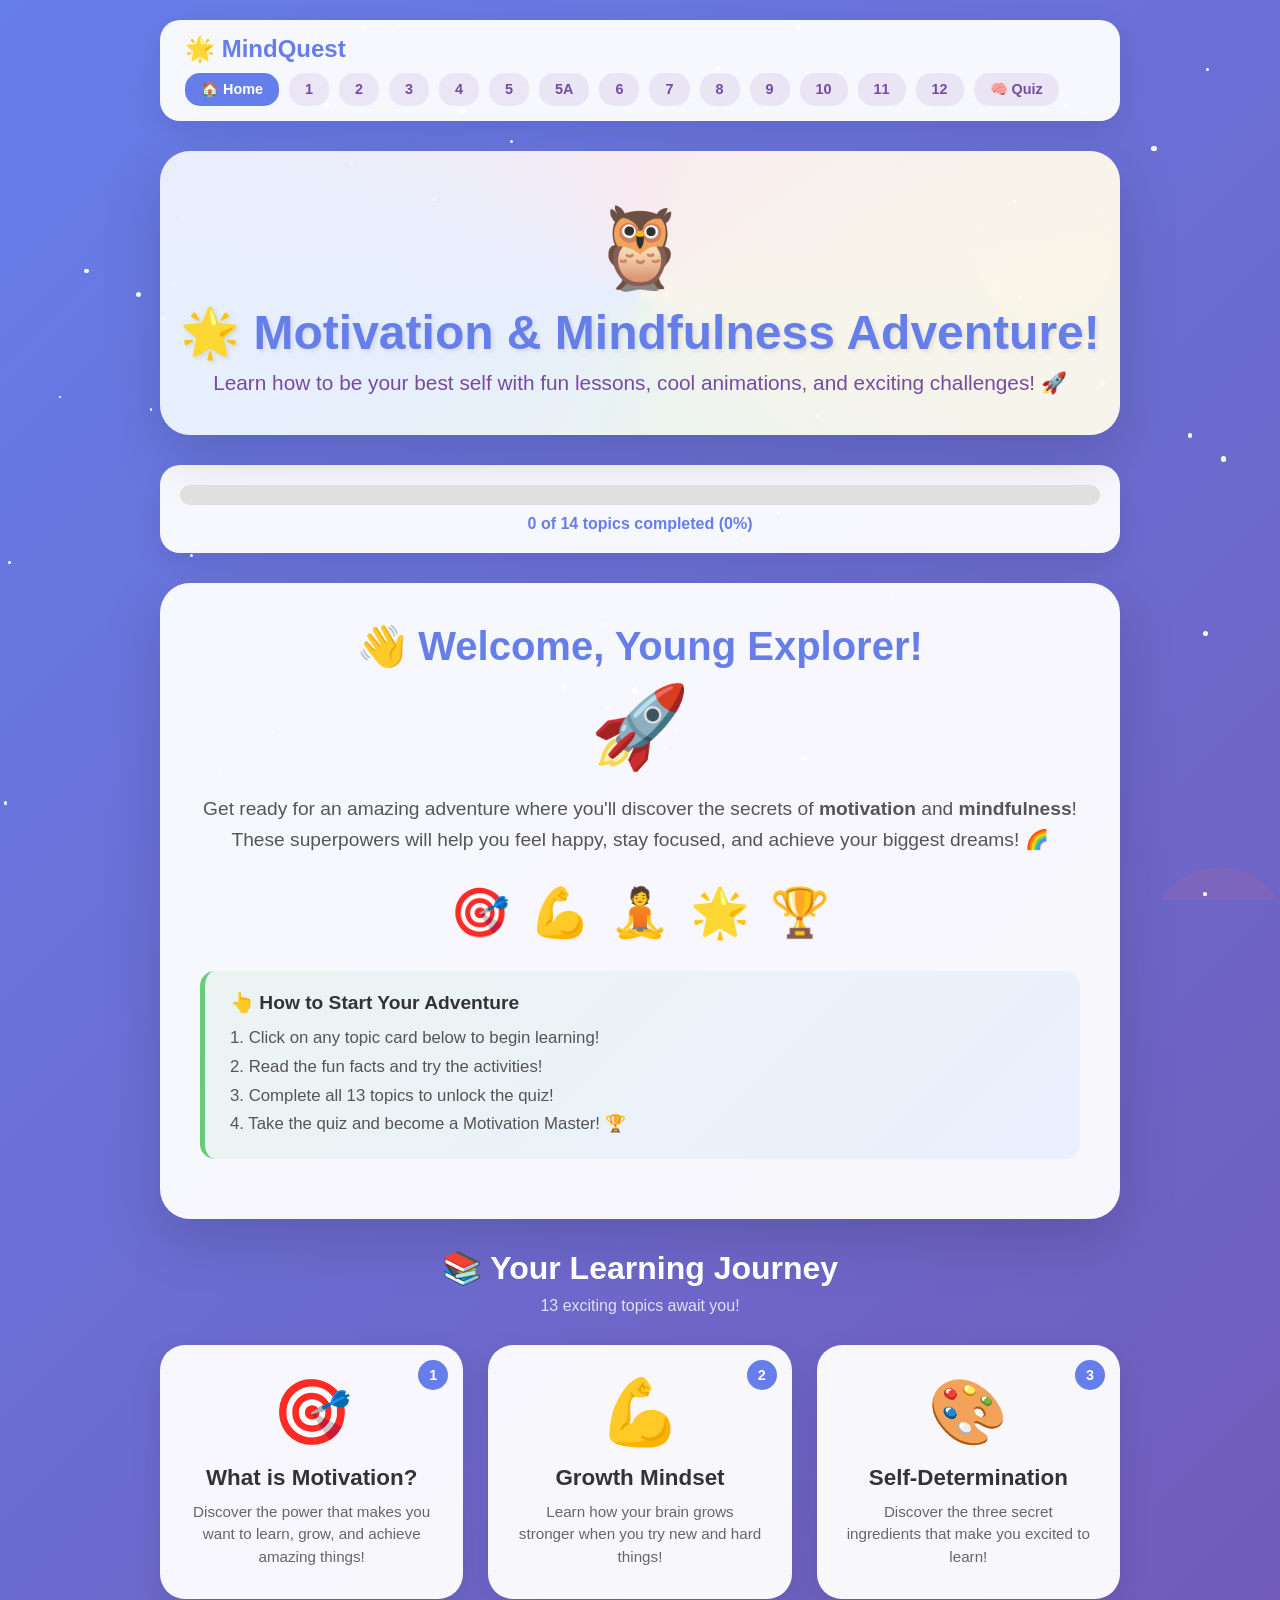
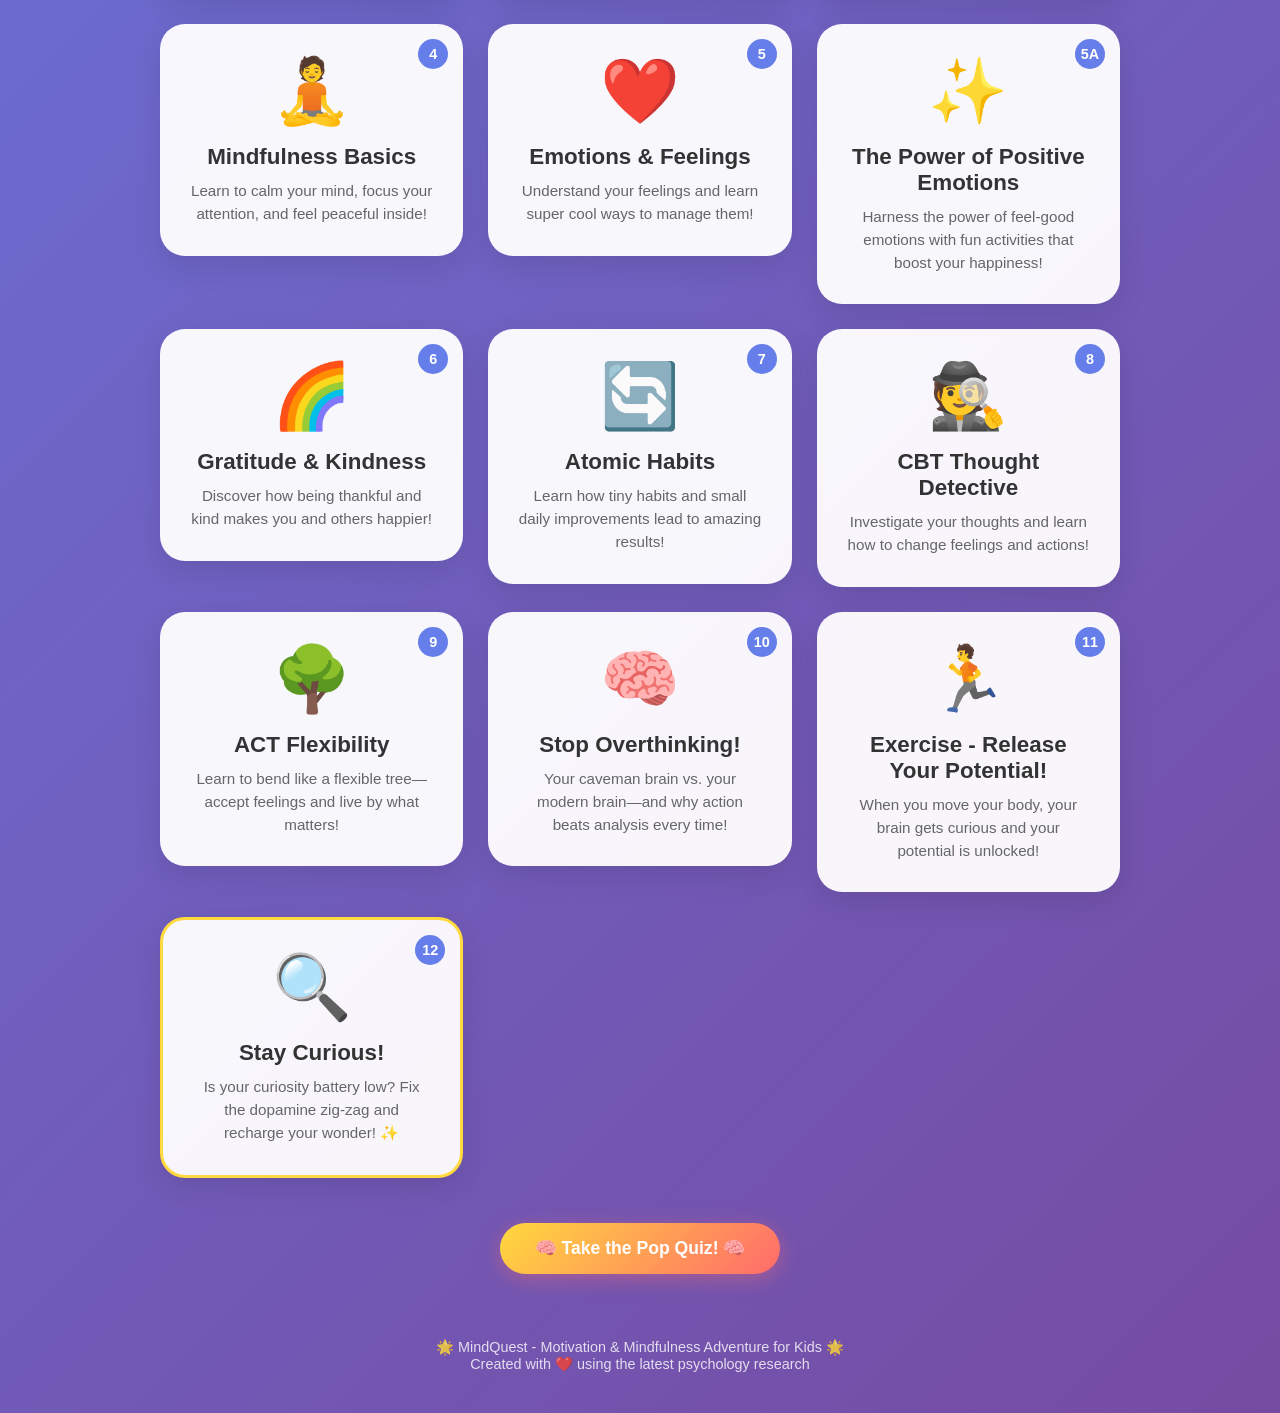
<file: course/index.html>
<!DOCTYPE html>
<html lang="en">
<head>
  <meta charset="UTF-8">
  <meta name="viewport" content="width=device-width, initial-scale=1.0">
  <title>🌟 Motivation & Mindfulness Adventure for Kids!</title>
  <link rel="stylesheet" href="css/style.css">
</head>
<body>
  <div class="stars"></div>
  <div class="floating-shapes"></div>

  <div class="container">
    <nav class="nav-bar">
      <a href="index.html" class="logo">🌟 MindQuest</a>
      <div class="nav-links">
        <a href="index.html">🏠 Home</a>
        <a href="topic1.html">1</a>
        <a href="topic2.html">2</a>
        <a href="topic3.html">3</a>
        <a href="topic4.html">4</a>
        <a href="topic5.html">5</a>
        <a href="topic5a.html">5A</a>
        <a href="topic6.html">6</a>
        <a href="topic7.html">7</a>
        <a href="topic8.html">8</a>
        <a href="topic9.html">9</a>
        <a href="topic10.html">10</a>
        <a href="topic11.html">11</a>
        <a href="topic12.html">12</a>
        <a href="quiz.html">🧠 Quiz</a>
      </div>
    </nav>

    <header class="header">
      <span class="mascot">🦉</span>
      <h1>🌟 Motivation & Mindfulness Adventure!</h1>
      <p class="subtitle">Learn how to be your best self with fun lessons, cool animations, and exciting challenges! 🚀</p>
    </header>

    <div class="progress-container">
      <div class="progress-bar">
        <div class="progress-fill" style="width: 0%"></div>
      </div>
      <p class="progress-text">0 of 13 topics completed (0%)</p>
    </div>

    <div class="topic-content">
      <h1>👋 Welcome, Young Explorer!</h1>
      <span class="topic-icon">🚀</span>
      <p class="intro-text">
        Get ready for an amazing adventure where you'll discover the secrets of <strong>motivation</strong> 
        and <strong>mindfulness</strong>! These superpowers will help you feel happy, stay focused, 
        and achieve your biggest dreams! 🌈
      </p>

      <div class="illustration">
        <div class="emoji-row">
          <span>🎯</span>
          <span>💪</span>
          <span>🧘</span>
          <span>🌟</span>
          <span>🏆</span>
        </div>
      </div>

      <div class="info-box activity">
        <h3>👆 How to Start Your Adventure</h3>
        <p>
          1. Click on any topic card below to begin learning!<br>
          2. Read the fun facts and try the activities!<br>
          3. Complete all 13 topics to unlock the quiz!<br>
          4. Take the quiz and become a Motivation Master! 🏆
        </p>
      </div>
    </div>

    <h2 style="text-align:center; color:white; font-size:2em; margin:30px 0 10px 0;">📚 Your Learning Journey</h2>
    <p style="text-align:center; color:rgba(255,255,255,0.8); margin-bottom:20px;">13 exciting topics await you!</p>
    
    <div class="topic-grid">
      <a href="topic1.html" style="text-decoration:none;">
        <div class="topic-card">
          <span class="card-number">1</span>
          <span class="icon">🎯</span>
          <h3>What is Motivation?</h3>
          <p>Discover the power that makes you want to learn, grow, and achieve amazing things!</p>
        </div>
      </a>

      <a href="topic2.html" style="text-decoration:none;">
        <div class="topic-card">
          <span class="card-number">2</span>
          <span class="icon">💪</span>
          <h3>Growth Mindset</h3>
          <p>Learn how your brain grows stronger when you try new and hard things!</p>
        </div>
      </a>

      <a href="topic3.html" style="text-decoration:none;">
        <div class="topic-card">
          <span class="card-number">3</span>
          <span class="icon">🎨</span>
          <h3>Self-Determination</h3>
          <p>Discover the three secret ingredients that make you excited to learn!</p>
        </div>
      </a>

      <a href="topic4.html" style="text-decoration:none;">
        <div class="topic-card">
          <span class="card-number">4</span>
          <span class="icon">🧘</span>
          <h3>Mindfulness Basics</h3>
          <p>Learn to calm your mind, focus your attention, and feel peaceful inside!</p>
        </div>
      </a>

      <a href="topic5.html" style="text-decoration:none;">
        <div class="topic-card">
          <span class="card-number">5</span>
          <span class="icon">❤️</span>
          <h3>Emotions & Feelings</h3>
          <p>Understand your feelings and learn super cool ways to manage them!</p>
        </div>
      </a>

      <a href="topic5a.html" style="text-decoration:none;">
        <div class="topic-card">
          <span class="card-number">5A</span>
          <span class="icon">✨</span>
          <h3>The Power of Positive Emotions</h3>
          <p>Harness the power of feel-good emotions with fun activities that boost your happiness!</p>
        </div>
      </a>

      <a href="topic6.html" style="text-decoration:none;">
        <div class="topic-card">
          <span class="card-number">6</span>
          <span class="icon">🌈</span>
          <h3>Gratitude & Kindness</h3>
          <p>Discover how being thankful and kind makes you and others happier!</p>
        </div>
      </a>

      <a href="topic7.html" style="text-decoration:none;">
        <div class="topic-card">
          <span class="card-number">7</span>
          <span class="icon">🔄</span>
          <h3>Atomic Habits</h3>
          <p>Learn how tiny habits and small daily improvements lead to amazing results!</p>
        </div>
      </a>

      <a href="topic8.html" style="text-decoration:none;">
        <div class="topic-card">
          <span class="card-number">8</span>
          <span class="icon">🕵️</span>
          <h3>CBT Thought Detective</h3>
          <p>Investigate your thoughts and learn how to change feelings and actions!</p>
        </div>
      </a>

      <a href="topic9.html" style="text-decoration:none;">
        <div class="topic-card">
          <span class="card-number">9</span>
          <span class="icon">🌳</span>
          <h3>ACT Flexibility</h3>
          <p>Learn to bend like a flexible tree—accept feelings and live by what matters!</p>
        </div>
      </a>

      <a href="topic10.html" style="text-decoration:none;">
        <div class="topic-card">
          <span class="card-number">10</span>
          <span class="icon">🧠</span>
          <h3>Stop Overthinking!</h3>
          <p>Your caveman brain vs. your modern brain—and why action beats analysis every time!</p>
        </div>
      </a>

      <a href="topic11.html" style="text-decoration:none;">
        <div class="topic-card">
          <span class="card-number">11</span>
          <span class="icon">🏃</span>
          <h3>Exercise - Release Your Potential!</h3>
          <p>When you move your body, your brain gets curious and your potential is unlocked!</p>
        </div>
      </a>

      <a href="topic12.html" style="text-decoration:none;">
        <div class="topic-card" style="border:3px solid #ffd93d;">
          <span class="card-number">12</span>
          <span class="icon">🔍</span>
          <h3>Stay Curious!</h3>
          <p>Is your curiosity battery low? Fix the dopamine zig-zag and recharge your wonder! ✨</p>
        </div>
      </a>
    </div>

    <div style="text-align:center; margin: 40px 0;">
      <a href="quiz.html" class="btn btn-secondary">🧠 Take the Pop Quiz! 🧠</a>
    </div>

    <footer class="footer">
      <p>🌟 MindQuest - Motivation & Mindfulness Adventure for Kids 🌟</p>
      <p>Created with ❤️ using the latest psychology research</p>
    </footer>
  </div>

  <script src="js/script.js"></script>
</body>
</html>
</file>
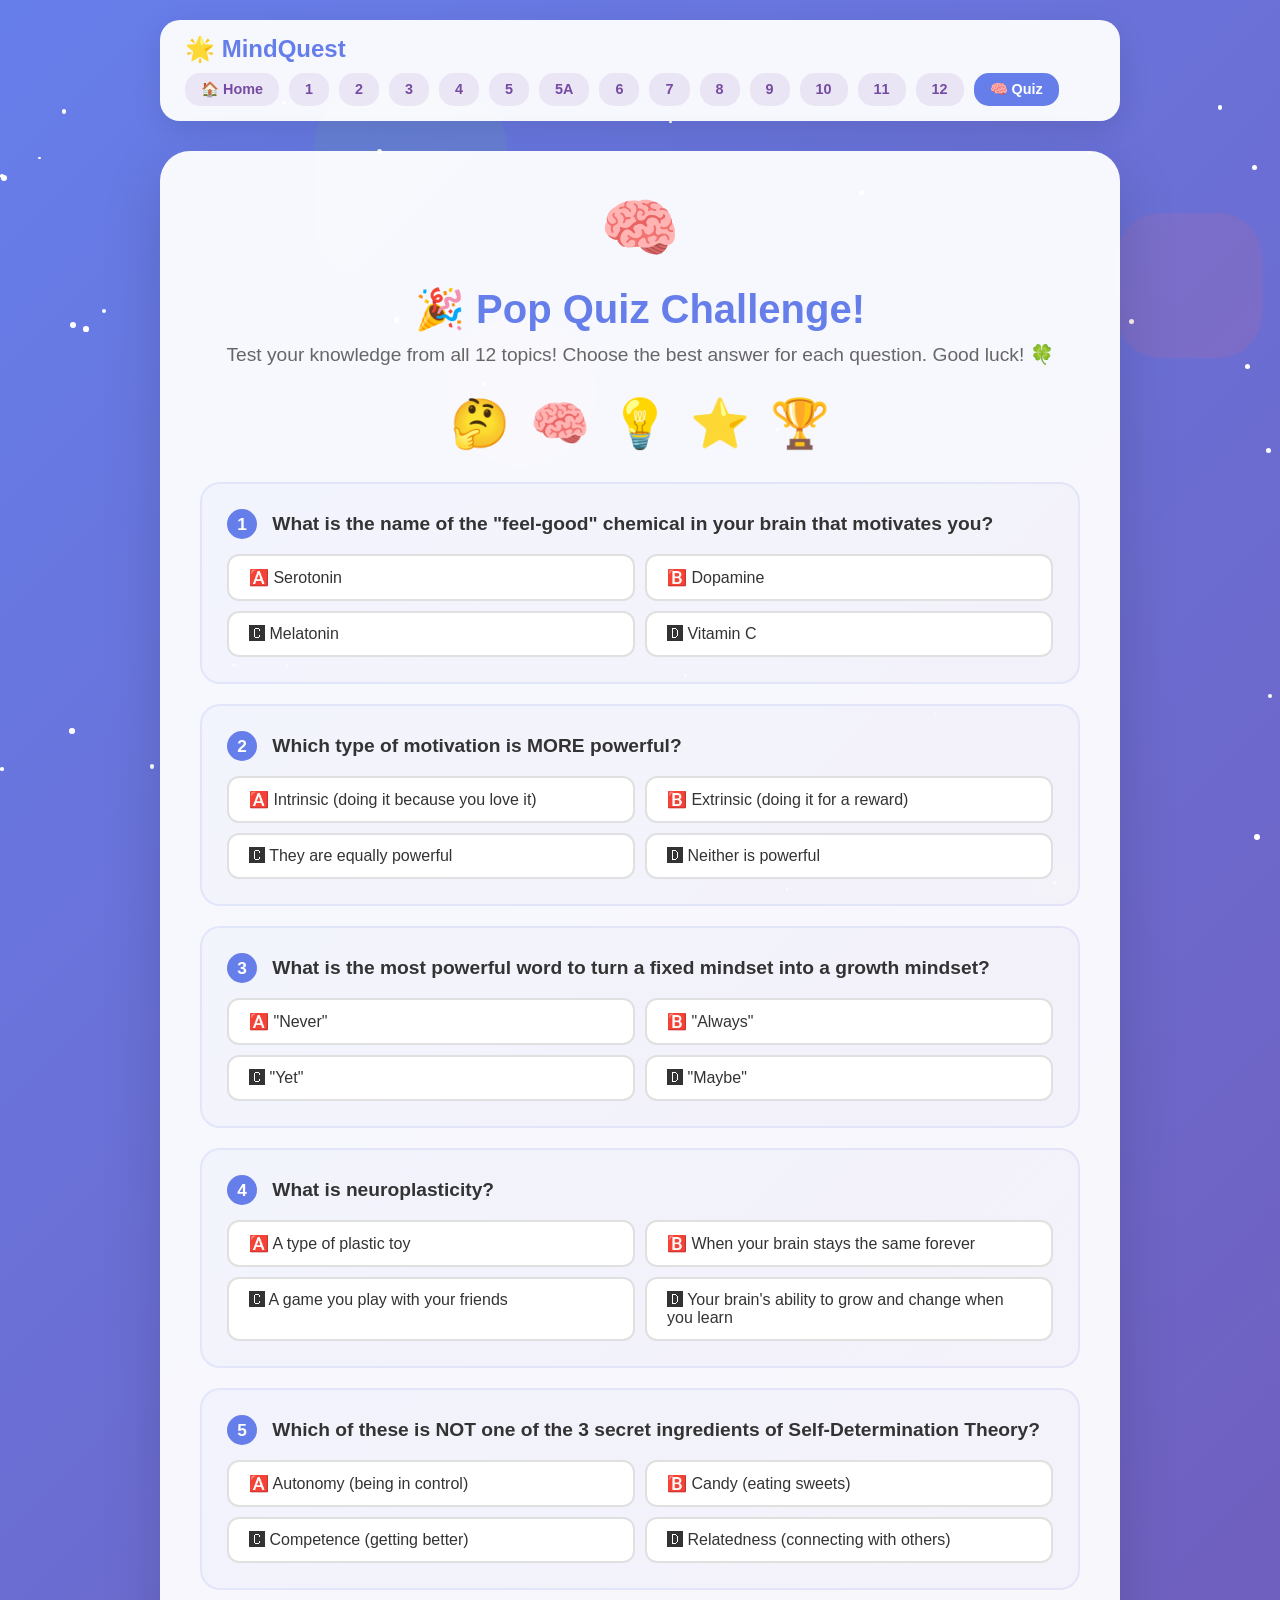
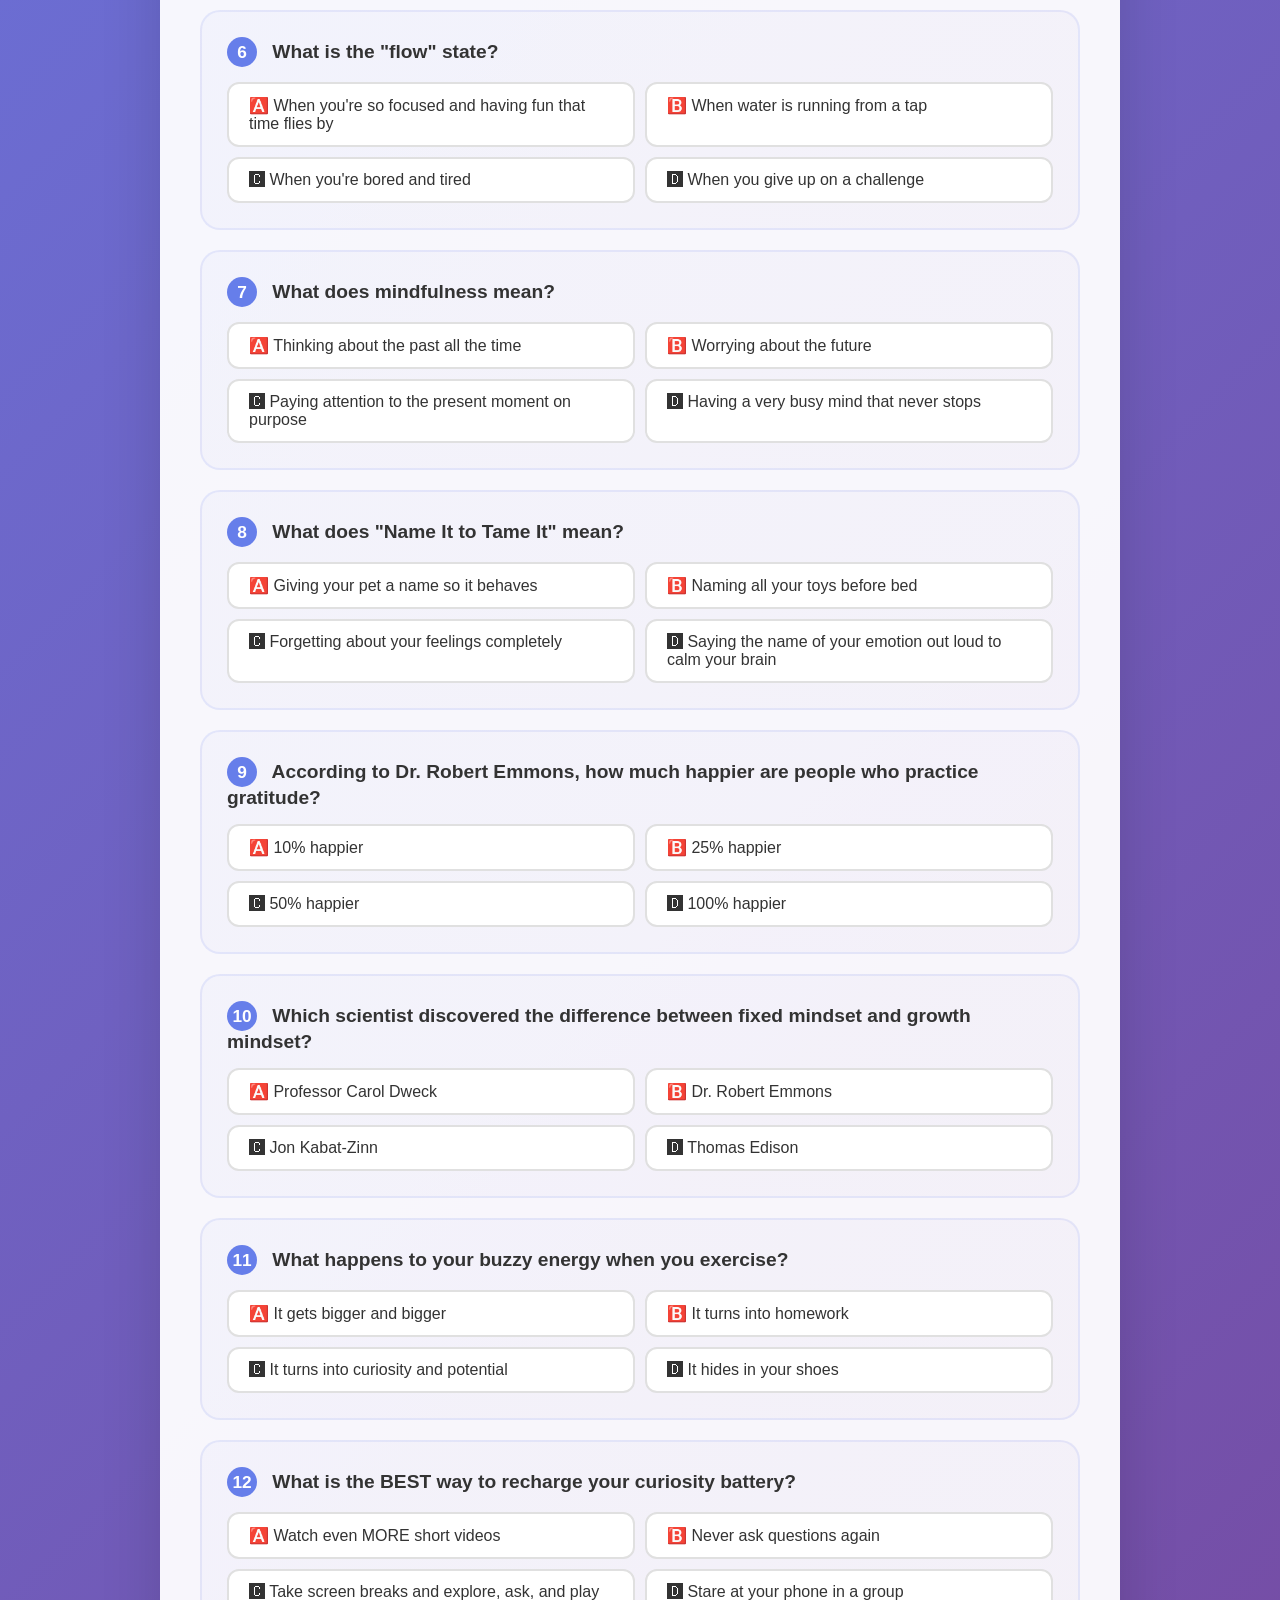
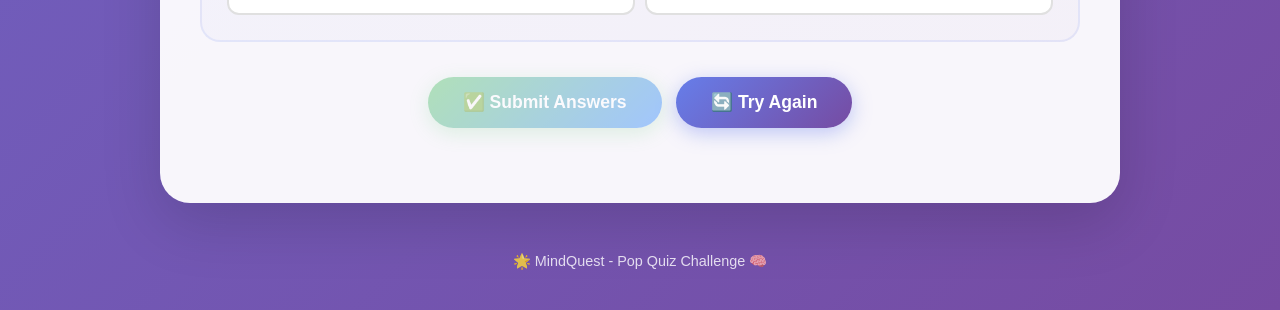
<file: course/quiz.html>
<!DOCTYPE html>
<html lang="en">
<head>
  <meta charset="UTF-8">
  <meta name="viewport" content="width=device-width, initial-scale=1.0">
  <title>🧠 Pop Quiz - Motivation & Mindfulness</title>
  <link rel="stylesheet" href="css/style.css">
</head>
<body>
  <div class="stars"></div>
  <div class="floating-shapes"></div>

  <div class="container">
    <nav class="nav-bar">
      <a href="index.html" class="logo">🌟 MindQuest</a>
      <div class="nav-links">
        <a href="index.html">🏠 Home</a>
        <a href="topic1.html">1</a>
        <a href="topic2.html">2</a>
        <a href="topic3.html">3</a>
        <a href="topic4.html">4</a>
        <a href="topic5.html">5</a>
        <a href="topic5a.html">5A</a>
        <a href="topic6.html">6</a>
        <a href="topic7.html">7</a>
        <a href="topic8.html">8</a>
        <a href="topic9.html">9</a>
        <a href="topic10.html">10</a>
        <a href="topic11.html">11</a>
        <a href="topic12.html">12</a>
        <a href="quiz.html" class="active">🧠 Quiz</a>
      </div>
    </nav>

    <div class="quiz-container">
      <span class="quiz-icon">🧠</span>
      <h1>🎉 Pop Quiz Challenge!</h1>
      <p style="text-align:center; color:#666; font-size:1.2em; margin-bottom:30px;">
        Test your knowledge from all 12 topics! Choose the best answer for each question. Good luck! 🍀
      </p>

      <div class="illustration">
        <div class="emoji-row">
          <span>🤔</span>
          <span>🧠</span>
          <span>💡</span>
          <span>⭐</span>
          <span>🏆</span>
        </div>
      </div>

      <!-- Question 1 - Topic 1: Motivation -->
      <div class="question" data-correct="b">
        <h3><span class="q-number">1</span> What is the name of the "feel-good" chemical in your brain that motivates you?</h3>
        <div class="options">
          <div class="option" data-value="a">🅰️ Serotonin</div>
          <div class="option" data-value="b">🅱️ Dopamine</div>
          <div class="option" data-value="c">🅲️ Melatonin</div>
          <div class="option" data-value="d">🅳️ Vitamin C</div>
        </div>
      </div>

      <!-- Question 2 - Topic 1: Motivation -->
      <div class="question" data-correct="a">
        <h3><span class="q-number">2</span> Which type of motivation is MORE powerful?</h3>
        <div class="options">
          <div class="option" data-value="a">🅰️ Intrinsic (doing it because you love it)</div>
          <div class="option" data-value="b">🅱️ Extrinsic (doing it for a reward)</div>
          <div class="option" data-value="c">🅲️ They are equally powerful</div>
          <div class="option" data-value="d">🅳️ Neither is powerful</div>
        </div>
      </div>

      <!-- Question 3 - Topic 2: Growth Mindset -->
      <div class="question" data-correct="c">
        <h3><span class="q-number">3</span> What is the most powerful word to turn a fixed mindset into a growth mindset?</h3>
        <div class="options">
          <div class="option" data-value="a">🅰️ "Never"</div>
          <div class="option" data-value="b">🅱️ "Always"</div>
          <div class="option" data-value="c">🅲️ "Yet"</div>
          <div class="option" data-value="d">🅳️ "Maybe"</div>
        </div>
      </div>

      <!-- Question 4 - Topic 2: Growth Mindset -->
      <div class="question" data-correct="d">
        <h3><span class="q-number">4</span> What is neuroplasticity?</h3>
        <div class="options">
          <div class="option" data-value="a">🅰️ A type of plastic toy</div>
          <div class="option" data-value="b">🅱️ When your brain stays the same forever</div>
          <div class="option" data-value="c">🅲️ A game you play with your friends</div>
          <div class="option" data-value="d">🅳️ Your brain's ability to grow and change when you learn</div>
        </div>
      </div>

      <!-- Question 5 - Topic 3: Self-Determination -->
      <div class="question" data-correct="b">
        <h3><span class="q-number">5</span> Which of these is NOT one of the 3 secret ingredients of Self-Determination Theory?</h3>
        <div class="options">
          <div class="option" data-value="a">🅰️ Autonomy (being in control)</div>
          <div class="option" data-value="b">🅱️ Candy (eating sweets)</div>
          <div class="option" data-value="c">🅲️ Competence (getting better)</div>
          <div class="option" data-value="d">🅳️ Relatedness (connecting with others)</div>
        </div>
      </div>

      <!-- Question 6 - Topic 3: Self-Determination -->
      <div class="question" data-correct="a">
        <h3><span class="q-number">6</span> What is the "flow" state?</h3>
        <div class="options">
          <div class="option" data-value="a">🅰️ When you're so focused and having fun that time flies by</div>
          <div class="option" data-value="b">🅱️ When water is running from a tap</div>
          <div class="option" data-value="c">🅲️ When you're bored and tired</div>
          <div class="option" data-value="d">🅳️ When you give up on a challenge</div>
        </div>
      </div>

      <!-- Question 7 - Topic 4: Mindfulness -->
      <div class="question" data-correct="c">
        <h3><span class="q-number">7</span> What does mindfulness mean?</h3>
        <div class="options">
          <div class="option" data-value="a">🅰️ Thinking about the past all the time</div>
          <div class="option" data-value="b">🅱️ Worrying about the future</div>
          <div class="option" data-value="c">🅲️ Paying attention to the present moment on purpose</div>
          <div class="option" data-value="d">🅳️ Having a very busy mind that never stops</div>
        </div>
      </div>

      <!-- Question 8 - Topic 5: Emotions -->
      <div class="question" data-correct="d">
        <h3><span class="q-number">8</span> What does "Name It to Tame It" mean?</h3>
        <div class="options">
          <div class="option" data-value="a">🅰️ Giving your pet a name so it behaves</div>
          <div class="option" data-value="b">🅱️ Naming all your toys before bed</div>
          <div class="option" data-value="c">🅲️ Forgetting about your feelings completely</div>
          <div class="option" data-value="d">🅳️ Saying the name of your emotion out loud to calm your brain</div>
        </div>
      </div>

      <!-- Question 9 - Topic 6: Gratitude -->
      <div class="question" data-correct="b">
        <h3><span class="q-number">9</span> According to Dr. Robert Emmons, how much happier are people who practice gratitude?</h3>
        <div class="options">
          <div class="option" data-value="a">🅰️ 10% happier</div>
          <div class="option" data-value="b">🅱️ 25% happier</div>
          <div class="option" data-value="c">🅲️ 50% happier</div>
          <div class="option" data-value="d">🅳️ 100% happier</div>
        </div>
      </div>

      <!-- Question 10 - All Topics -->
      <div class="question" data-correct="a">
        <h3><span class="q-number">10</span> Which scientist discovered the difference between fixed mindset and growth mindset?</h3>
        <div class="options">
          <div class="option" data-value="a">🅰️ Professor Carol Dweck</div>
          <div class="option" data-value="b">🅱️ Dr. Robert Emmons</div>
          <div class="option" data-value="c">🅲️ Jon Kabat-Zinn</div>
          <div class="option" data-value="d">🅳️ Thomas Edison</div>
        </div>
      </div>

      <!-- Question 11 - Topic 11: Exercise -->
      <div class="question" data-correct="c">
        <h3><span class="q-number">11</span> What happens to your buzzy energy when you exercise?</h3>
        <div class="options">
          <div class="option" data-value="a">🅰️ It gets bigger and bigger</div>
          <div class="option" data-value="b">🅱️ It turns into homework</div>
          <div class="option" data-value="c">🅲️ It turns into curiosity and potential</div>
          <div class="option" data-value="d">🅳️ It hides in your shoes</div>
        </div>
      </div>

      <!-- Question 12 - Topic 12: Stay Curious -->
      <div class="question" data-correct="c">
        <h3><span class="q-number">12</span> What is the BEST way to recharge your curiosity battery?</h3>
        <div class="options">
          <div class="option" data-value="a">🅰️ Watch even MORE short videos</div>
          <div class="option" data-value="b">🅱️ Never ask questions again</div>
          <div class="option" data-value="c">🅲️ Take screen breaks and explore, ask, and play</div>
          <div class="option" data-value="d">🅳️ Stare at your phone in a group</div>
        </div>
      </div>

      <!-- Buttons -->
      <div class="btn-group">
        <button id="submitQuiz" class="btn btn-success" disabled style="opacity:0.5; cursor:not-allowed;">✅ Submit Answers</button>
        <button id="resetQuiz" class="btn btn-primary">🔄 Try Again</button>
      </div>

      <!-- Result -->
      <div id="quizResult" class="quiz-result">
        <span class="result-icon">🏆</span>
        <h2>Your Results</h2>
        <div class="score">0 / 12</div>
        <p class="result-message"></p>
        <div class="answers-review"></div>
        <div class="btn-group" style="margin-top:20px;">
          <a href="index.html" class="btn btn-primary">🏠 Back to Home</a>
          <a href="topic1.html" class="btn btn-success">📚 Review Topics</a>
        </div>
      </div>
    </div>

    <footer class="footer">
      <p>🌟 MindQuest - Pop Quiz Challenge 🧠</p>
    </footer>
  </div>

  <script src="js/script.js"></script>
</body>
</html>
</file>
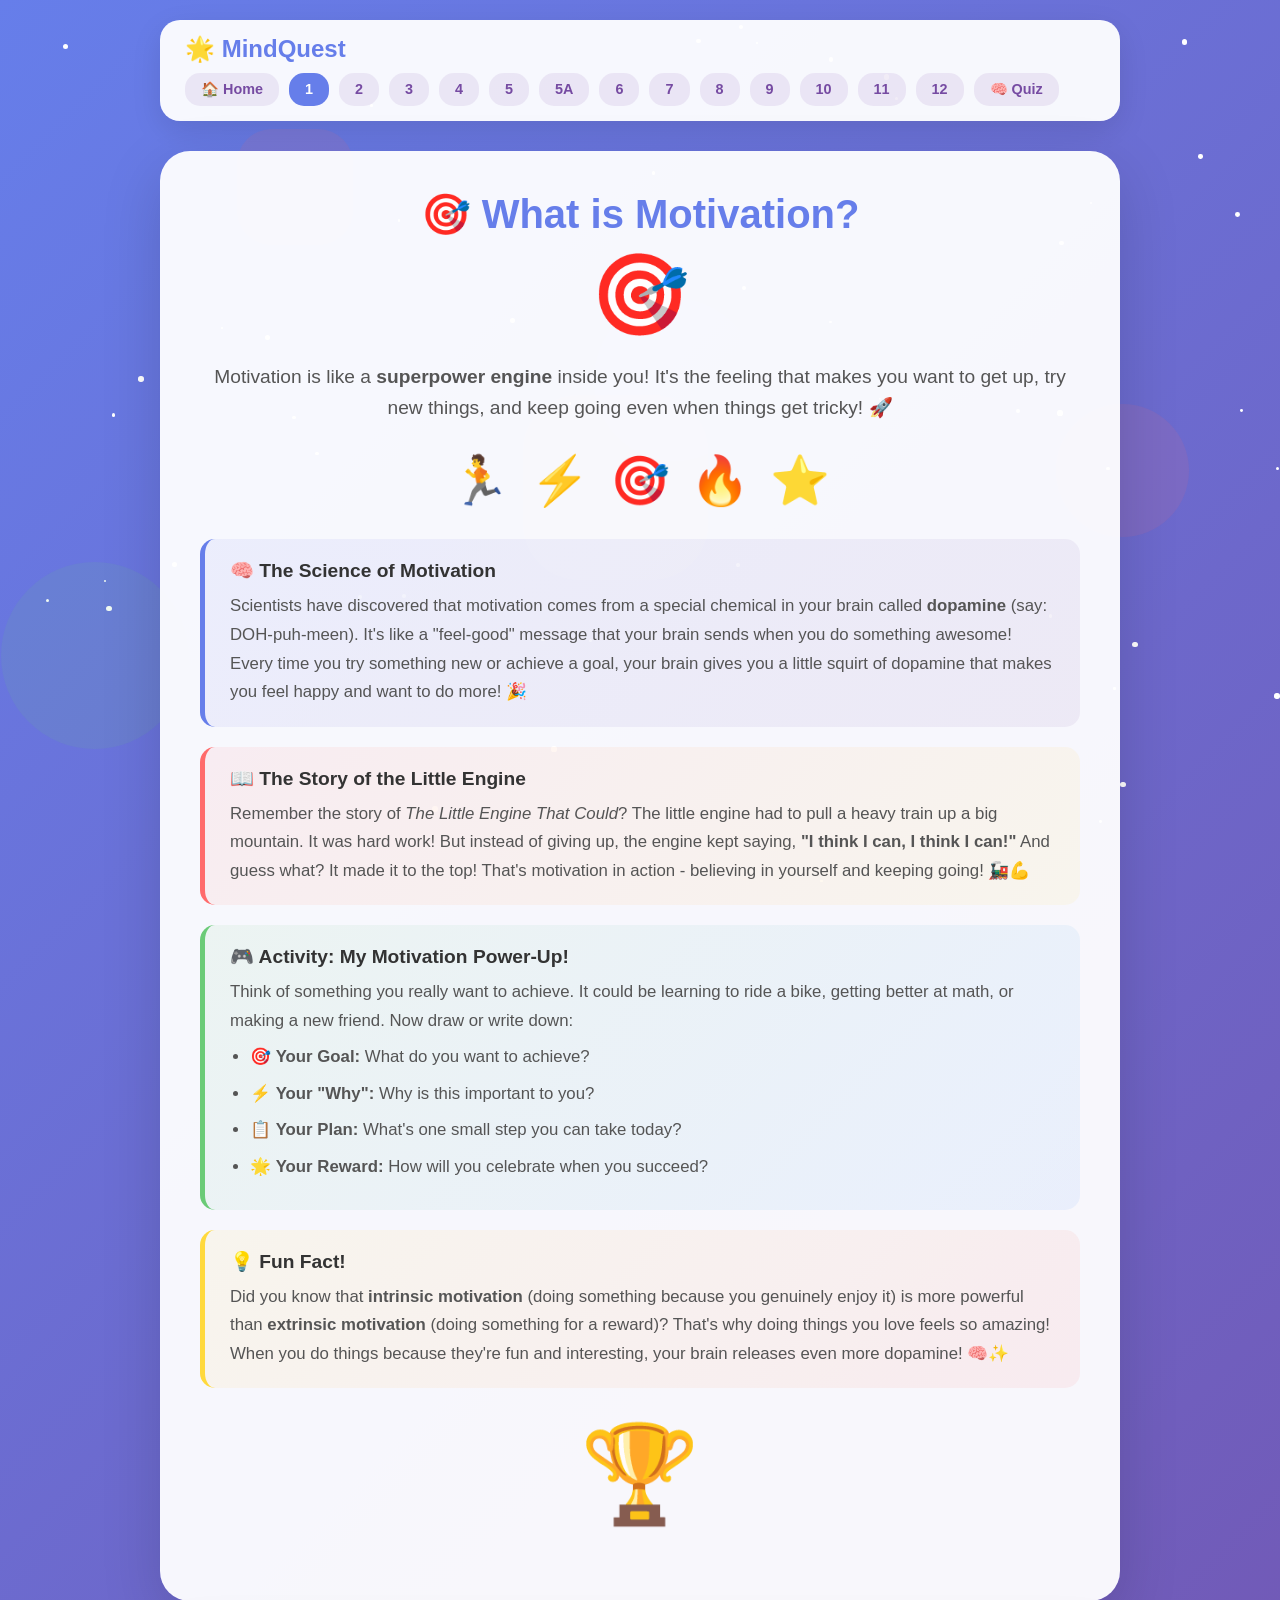
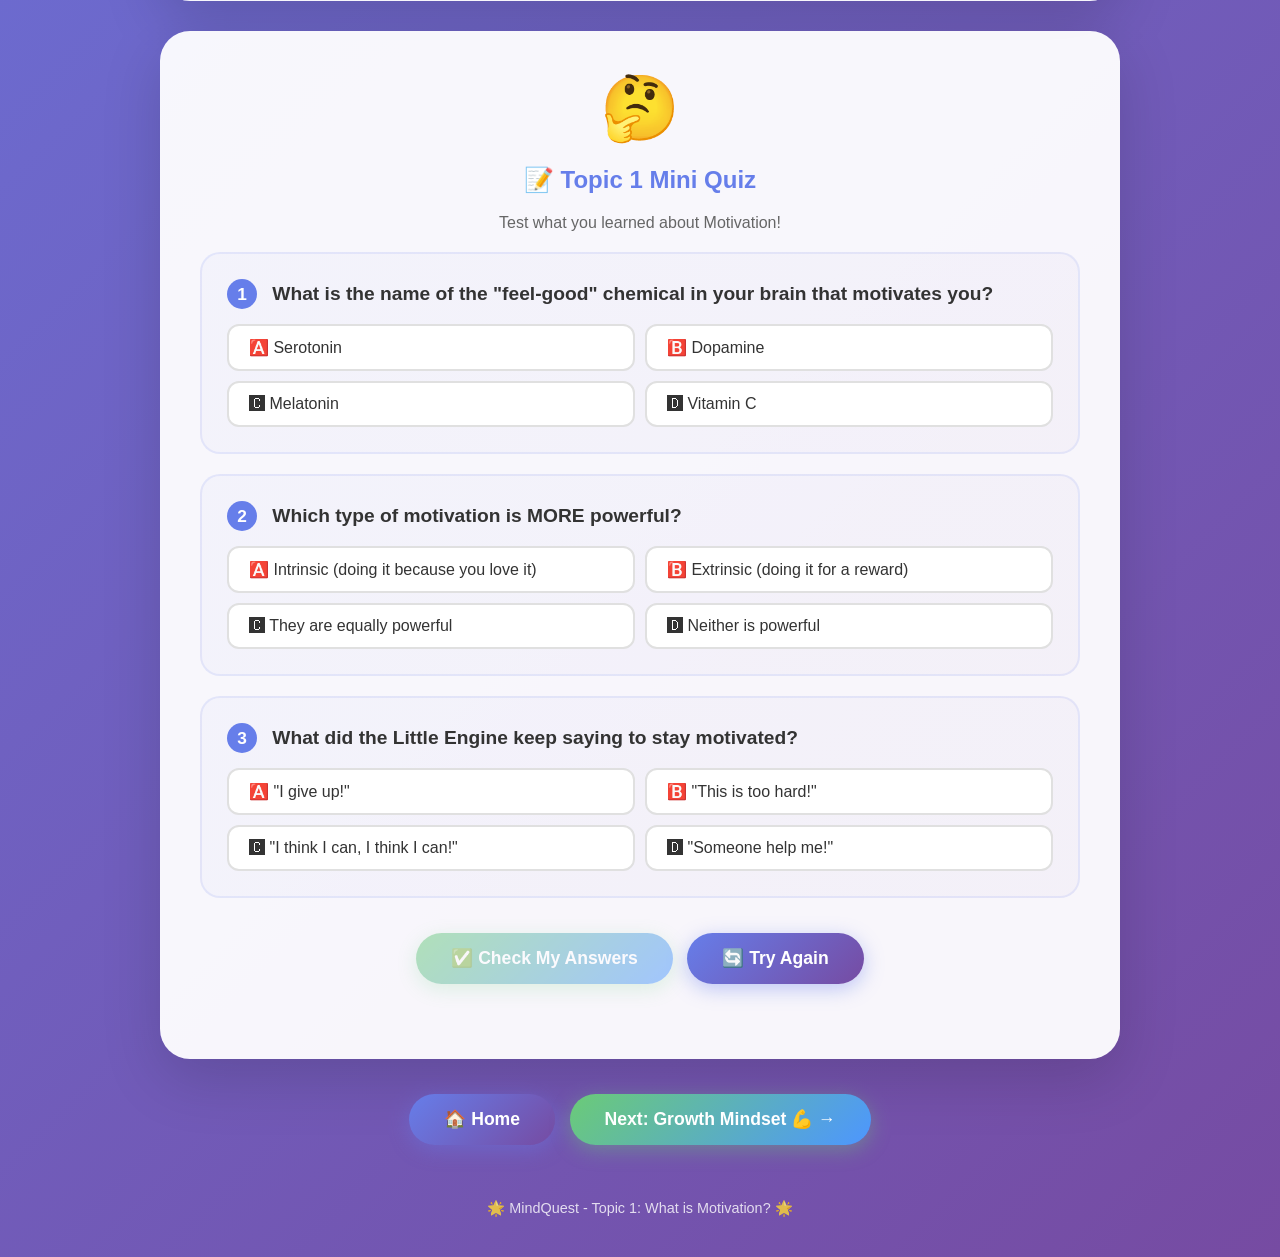
<file: course/topic1.html>
<!DOCTYPE html>
<html lang="en">
<head>
  <meta charset="UTF-8">
  <meta name="viewport" content="width=device-width, initial-scale=1.0">
  <title>Topic 1: What is Motivation? 🌟</title>
  <link rel="stylesheet" href="css/style.css">
</head>
<body>
  <div class="stars"></div>
  <div class="floating-shapes"></div>

  <div class="container">
    <nav class="nav-bar">
      <a href="index.html" class="logo">🌟 MindQuest</a>
      <div class="nav-links">
        <a href="index.html">🏠 Home</a>
        <a href="topic1.html" class="active">1</a>
        <a href="topic2.html">2</a>
        <a href="topic3.html">3</a>
        <a href="topic4.html">4</a>
        <a href="topic5.html">5</a>
        <a href="topic5a.html">5A</a>
        <a href="topic6.html">6</a>
        <a href="topic7.html">7</a>
        <a href="topic8.html">8</a>
        <a href="topic9.html">9</a>
        <a href="topic10.html">10</a>
        <a href="topic11.html">11</a>
        <a href="topic12.html">12</a>
        <a href="quiz.html">🧠 Quiz</a>
      </div>
    </nav>

    <div class="topic-content">
      <h1>🎯 What is Motivation?</h1>
      <span class="topic-icon">🎯</span>
      <p class="intro-text">
        Motivation is like a <strong>superpower engine</strong> inside you! It's the feeling that 
        makes you want to get up, try new things, and keep going even when things get tricky! 🚀
      </p>

      <div class="illustration">
        <div class="emoji-row">
          <span>🏃</span>
          <span>⚡</span>
          <span>🎯</span>
          <span>🔥</span>
          <span>⭐</span>
        </div>
      </div>

      <div class="info-box">
        <h3>🧠 The Science of Motivation</h3>
        <p>
          Scientists have discovered that motivation comes from a special chemical in your brain called 
          <strong>dopamine</strong> (say: DOH-puh-meen). It's like a "feel-good" message that your 
          brain sends when you do something awesome! Every time you try something new or achieve a 
          goal, your brain gives you a little squirt of dopamine that makes you feel happy and 
          want to do more! 🎉
        </p>
      </div>

      <div class="info-box story">
        <h3>📖 The Story of the Little Engine</h3>
        <p>
          Remember the story of <em>The Little Engine That Could</em>? The little engine had to pull 
          a heavy train up a big mountain. It was hard work! But instead of giving up, the engine 
          kept saying, <strong>"I think I can, I think I can!"</strong> And guess what? It made it 
          to the top! That's motivation in action - believing in yourself and keeping going! 🚂💪
        </p>
      </div>

      <div class="info-box activity">
        <h3>🎮 Activity: My Motivation Power-Up!</h3>
        <p>
          Think of something you really want to achieve. It could be learning to ride a bike, 
          getting better at math, or making a new friend. Now draw or write down:
        </p>
        <ul>
          <li>🎯 <strong>Your Goal:</strong> What do you want to achieve?</li>
          <li>⚡ <strong>Your "Why":</strong> Why is this important to you?</li>
          <li>📋 <strong>Your Plan:</strong> What's one small step you can take today?</li>
          <li>🌟 <strong>Your Reward:</strong> How will you celebrate when you succeed?</li>
        </ul>
      </div>

      <div class="info-box tip">
        <h3>💡 Fun Fact!</h3>
        <p>
          Did you know that <strong>intrinsic motivation</strong> (doing something because you 
          genuinely enjoy it) is more powerful than <strong>extrinsic motivation</strong> (doing 
          something for a reward)? That's why doing things you love feels so amazing! When you 
          do things because they're fun and interesting, your brain releases even more dopamine! 🧠✨
        </p>
      </div>

      <div class="illustration">
        <span class="emoji-big">🏆</span>
      </div>
    </div>

    <!-- Mini Quiz -->
    <div class="quiz-container">
      <span class="quiz-icon">🤔</span>
      <h2 style="text-align:center; color:#667eea; margin-bottom:20px;">📝 Topic 1 Mini Quiz</h2>
      <p style="text-align:center; color:#666; margin-bottom:20px;">Test what you learned about Motivation!</p>

      <div class="question" data-correct="b">
        <h3><span class="q-number">1</span> What is the name of the "feel-good" chemical in your brain that motivates you?</h3>
        <div class="options">
          <div class="option" data-value="a">🅰️ Serotonin</div>
          <div class="option" data-value="b">🅱️ Dopamine</div>
          <div class="option" data-value="c">🅲️ Melatonin</div>
          <div class="option" data-value="d">🅳️ Vitamin C</div>
        </div>
      </div>

      <div class="question" data-correct="a">
        <h3><span class="q-number">2</span> Which type of motivation is MORE powerful?</h3>
        <div class="options">
          <div class="option" data-value="a">🅰️ Intrinsic (doing it because you love it)</div>
          <div class="option" data-value="b">🅱️ Extrinsic (doing it for a reward)</div>
          <div class="option" data-value="c">🅲️ They are equally powerful</div>
          <div class="option" data-value="d">🅳️ Neither is powerful</div>
        </div>
      </div>

      <div class="question" data-correct="c">
        <h3><span class="q-number">3</span> What did the Little Engine keep saying to stay motivated?</h3>
        <div class="options">
          <div class="option" data-value="a">🅰️ "I give up!"</div>
          <div class="option" data-value="b">🅱️ "This is too hard!"</div>
          <div class="option" data-value="c">🅲️ "I think I can, I think I can!"</div>
          <div class="option" data-value="d">🅳️ "Someone help me!"</div>
        </div>
      </div>

      <div class="btn-group">
        <button class="btn btn-success mini-submit" disabled style="opacity:0.5; cursor:not-allowed;">✅ Check My Answers</button>
        <button class="btn btn-primary mini-reset">🔄 Try Again</button>
      </div>

      <div class="quiz-result mini-result">
        <span class="result-icon">🌟</span>
        <h2>Your Mini Quiz Result</h2>
        <div class="score">0 / 3</div>
        <p class="result-message"></p>
        <div class="answers-review"></div>
      </div>
    </div>

    <div class="btn-group">
      <a href="index.html" class="btn btn-primary prev-link">🏠 Home</a>
      <a href="topic2.html" class="btn btn-success next-link">Next: Growth Mindset 💪 →</a>
    </div>

    <footer class="footer">
      <p>🌟 MindQuest - Topic 1: What is Motivation? 🌟</p>
    </footer>
  </div>

  <script src="js/script.js"></script>
</body>
</html>
</file>
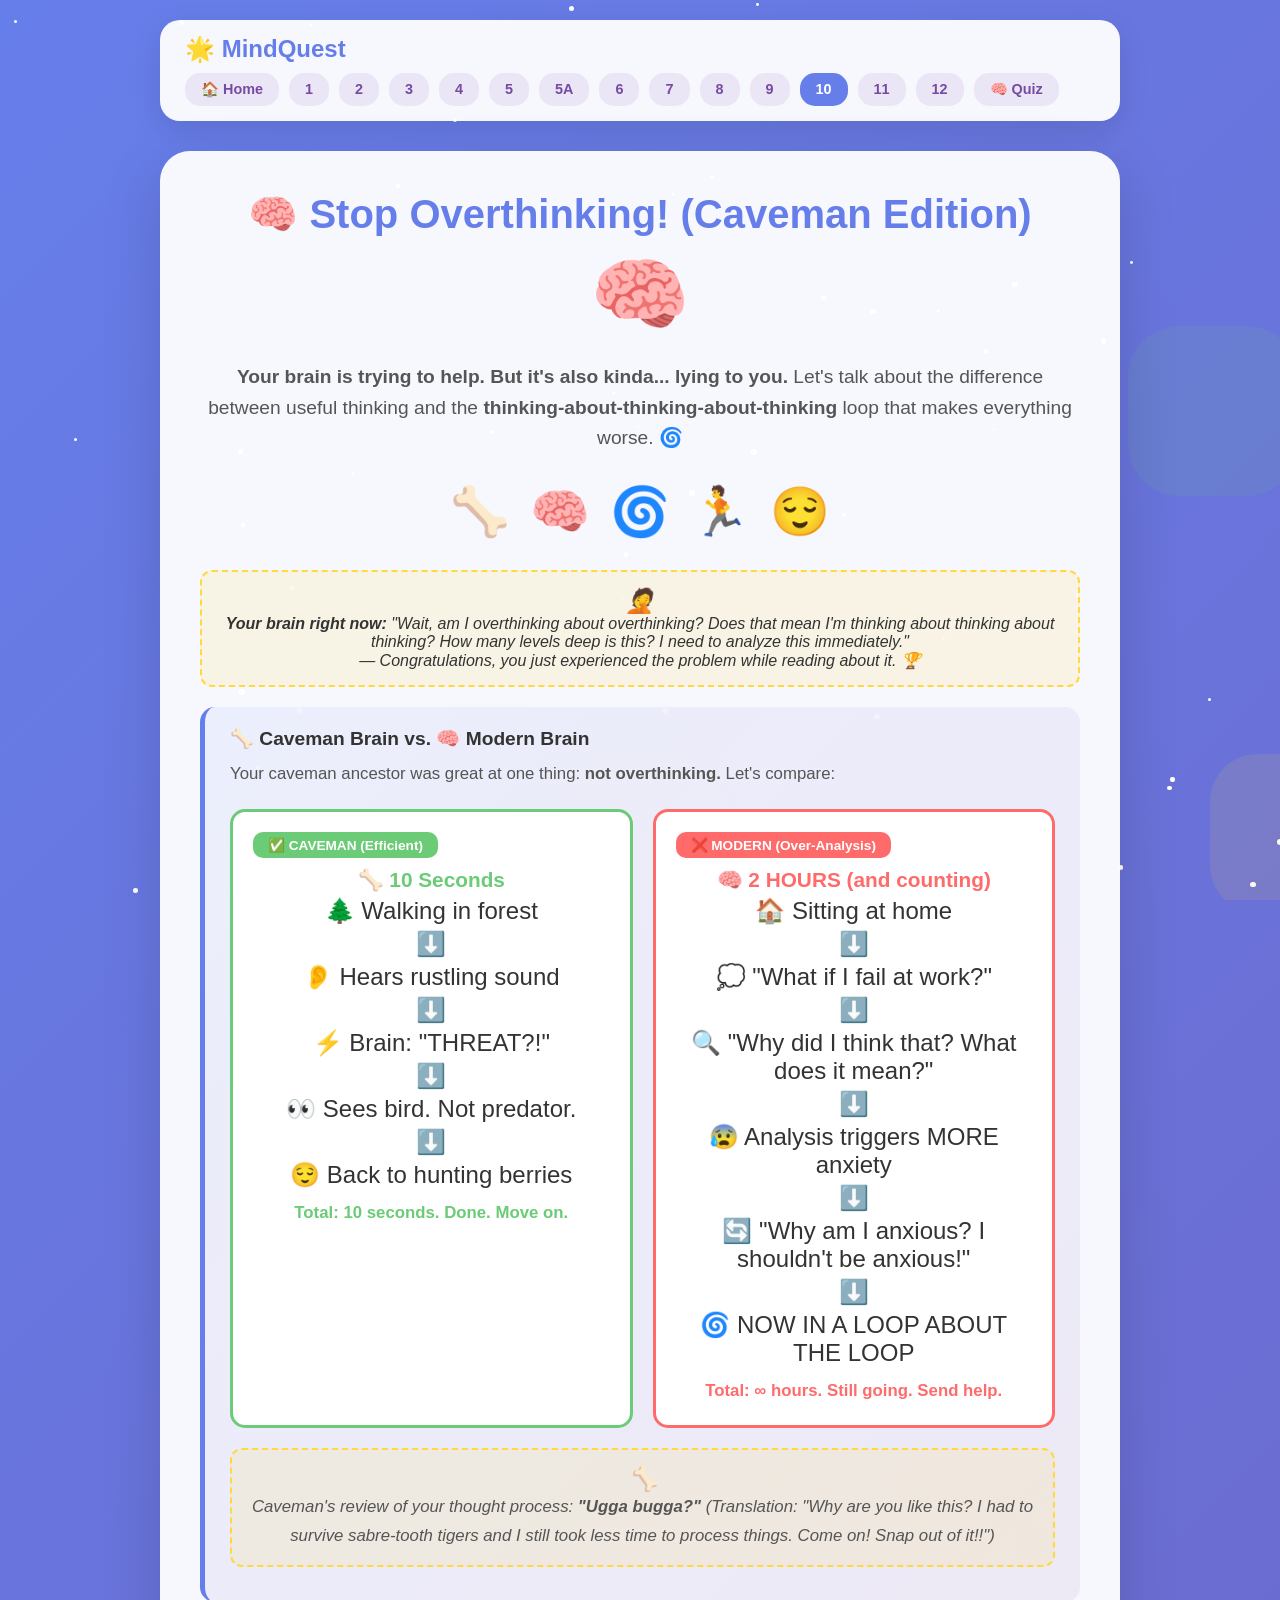
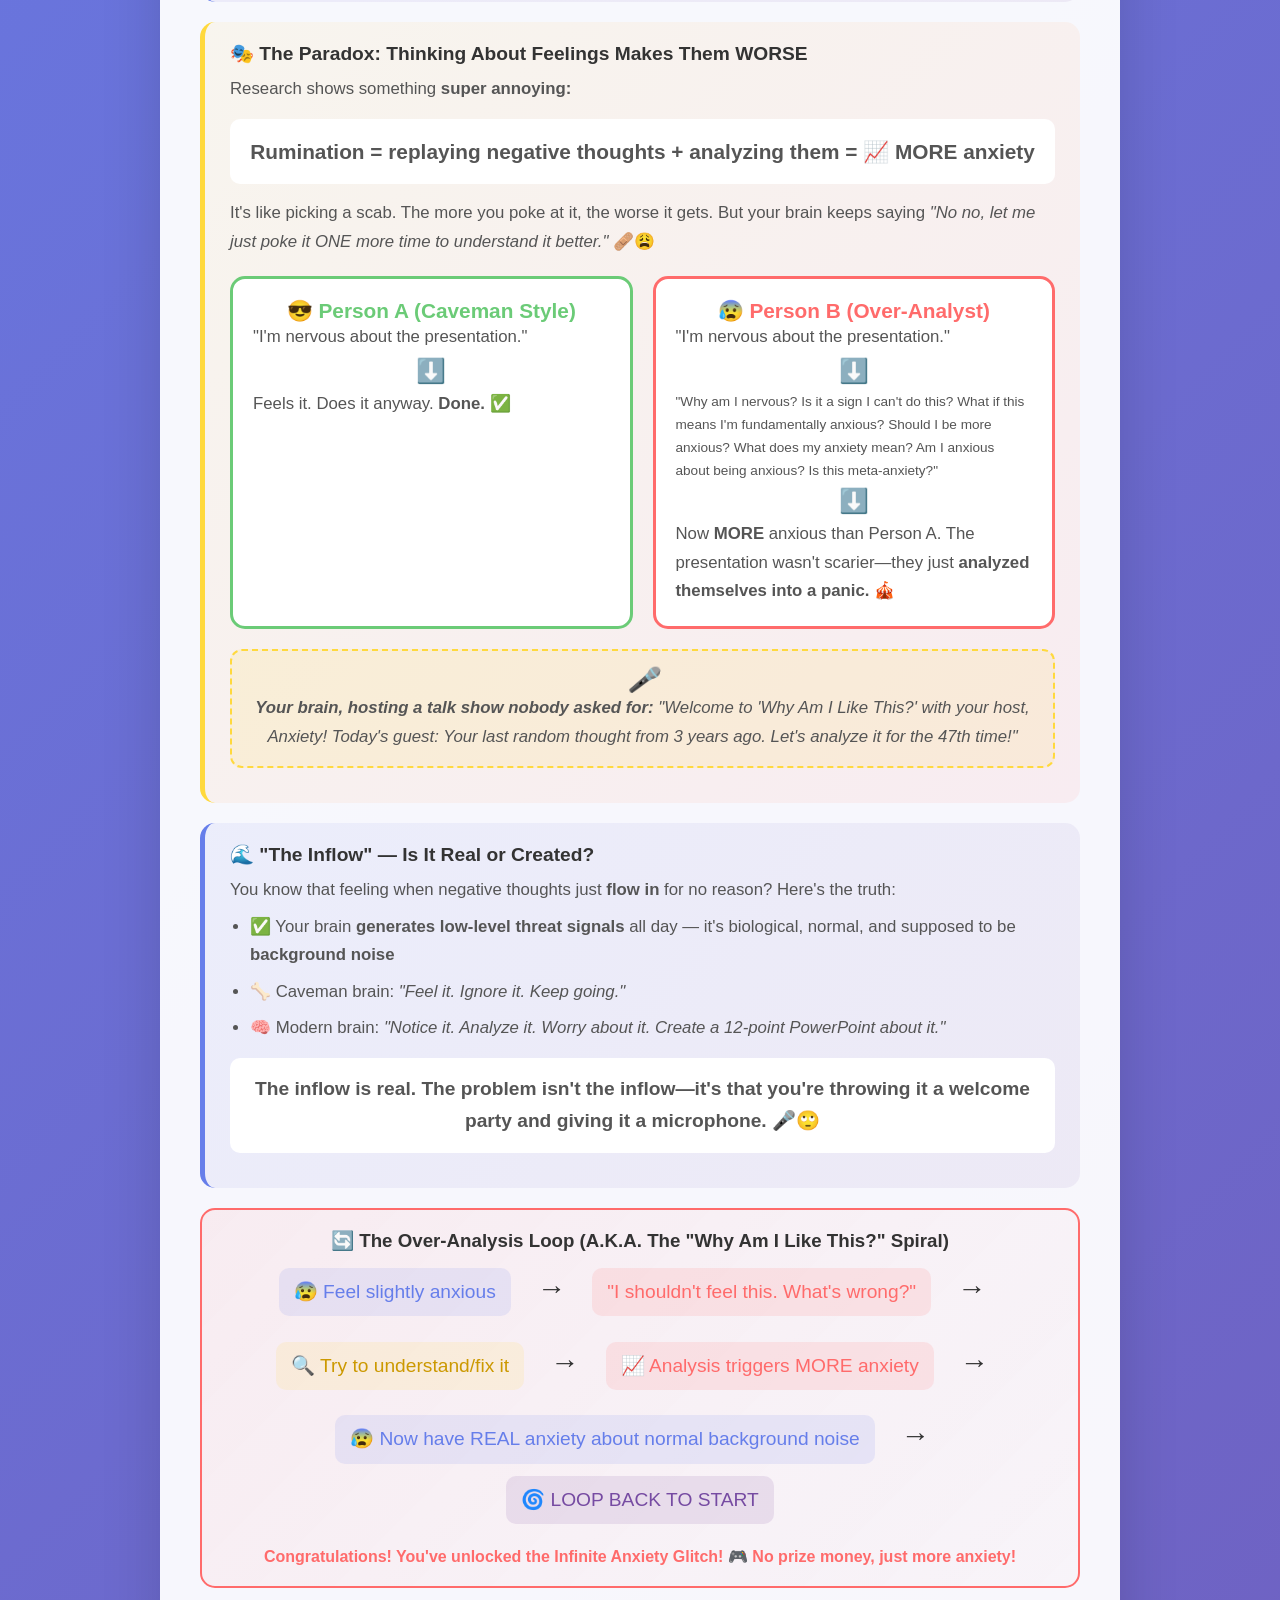
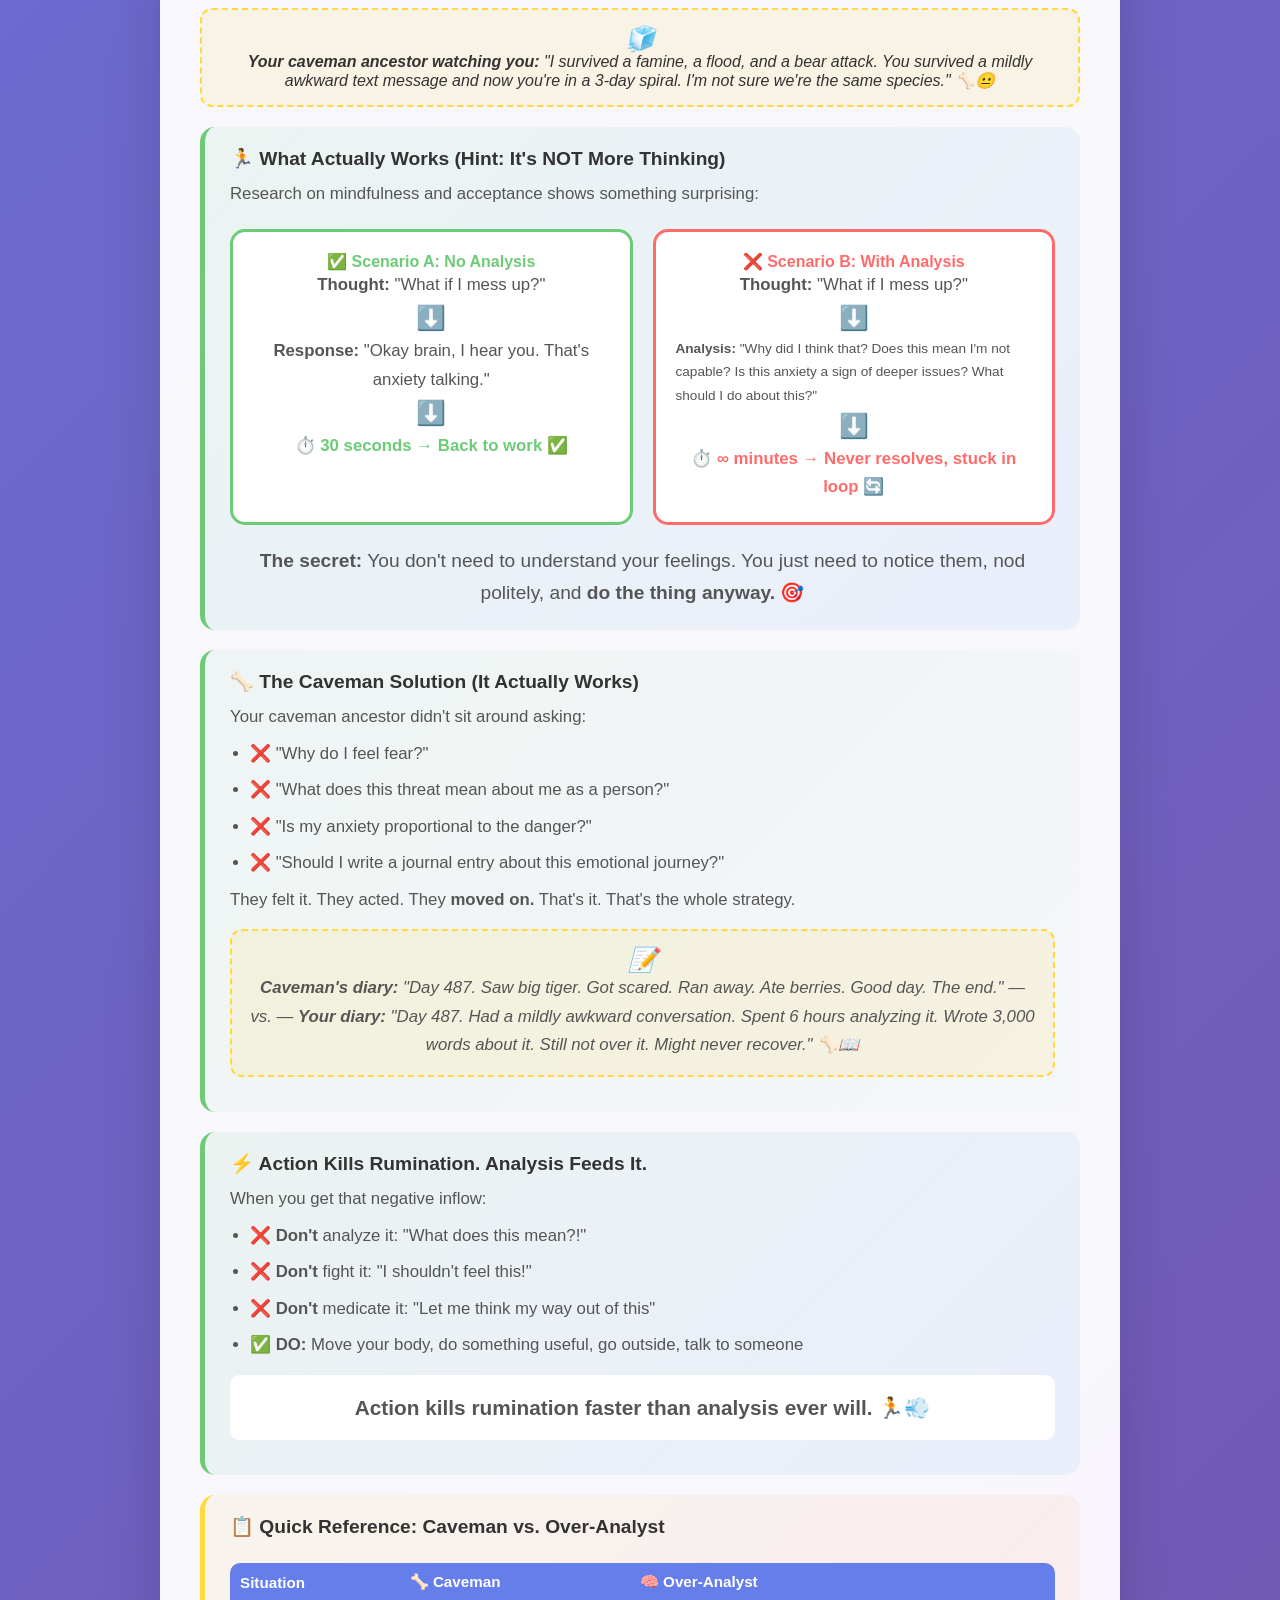
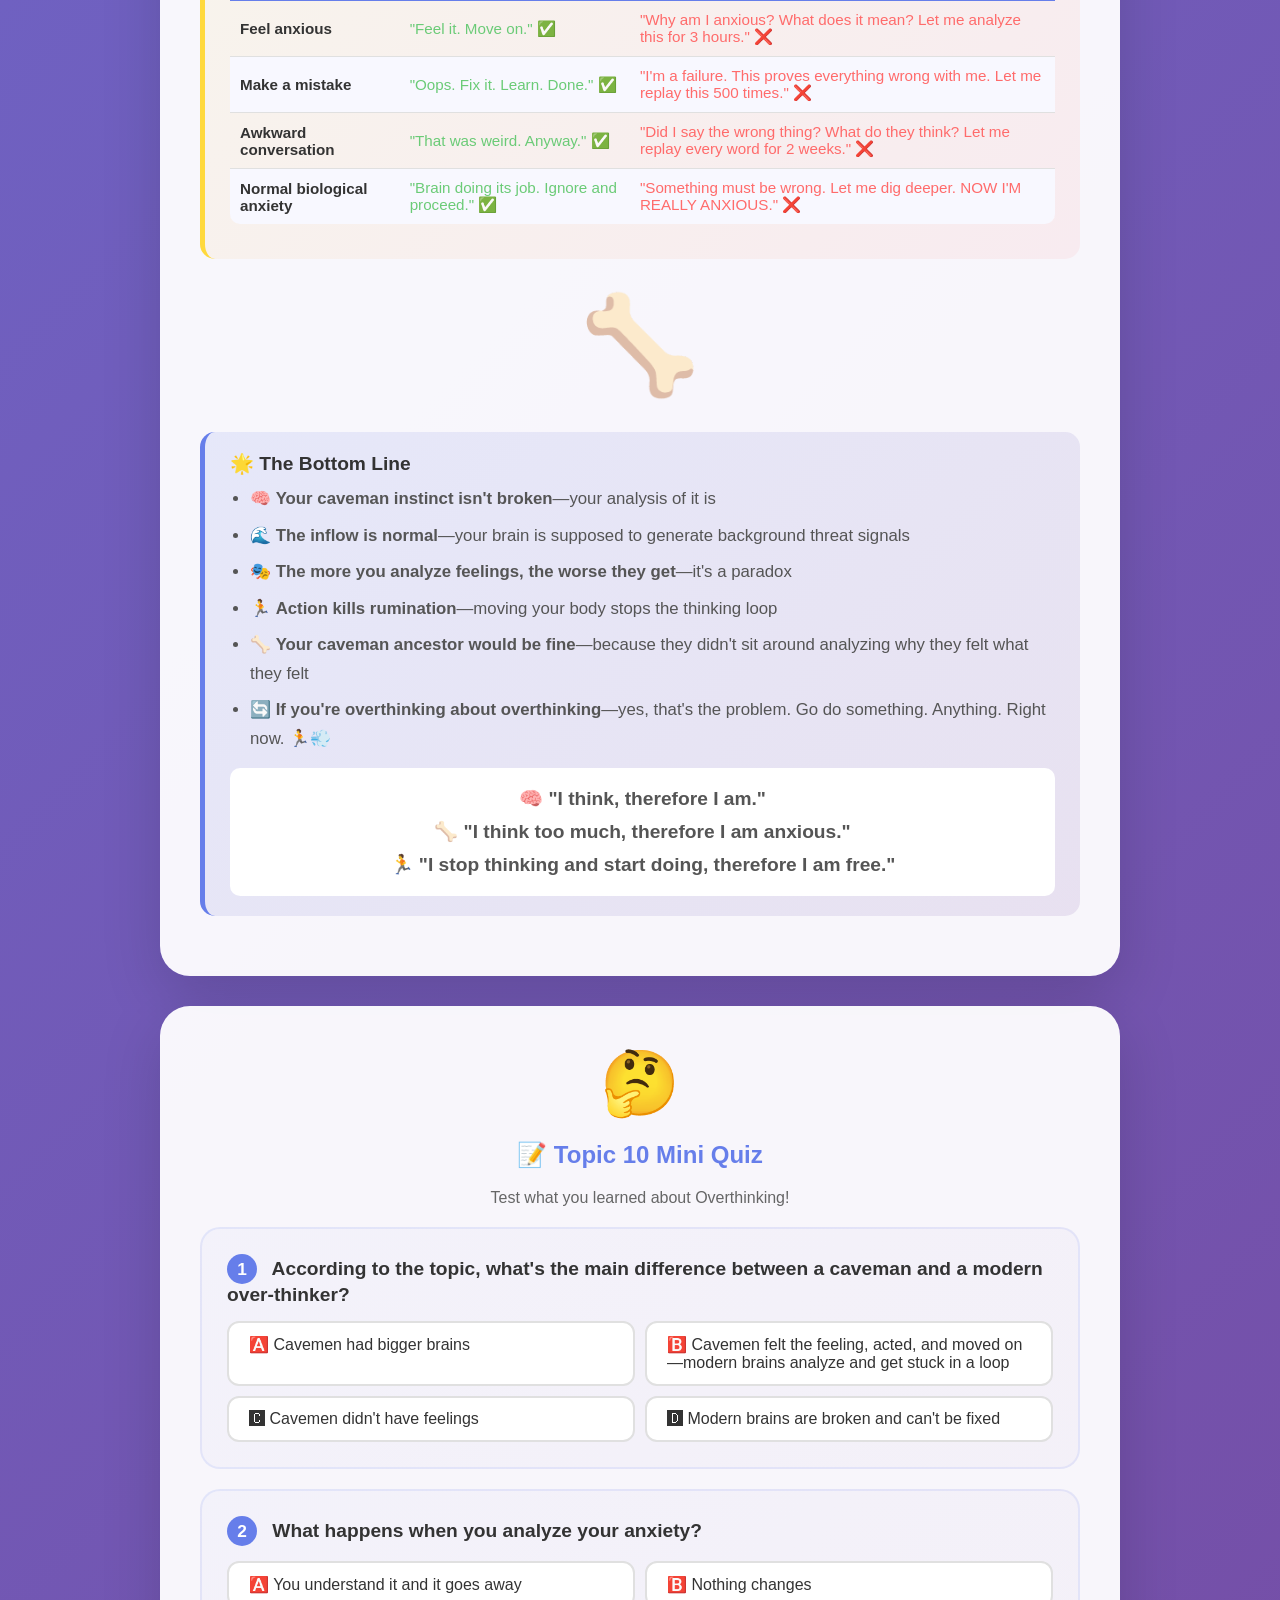
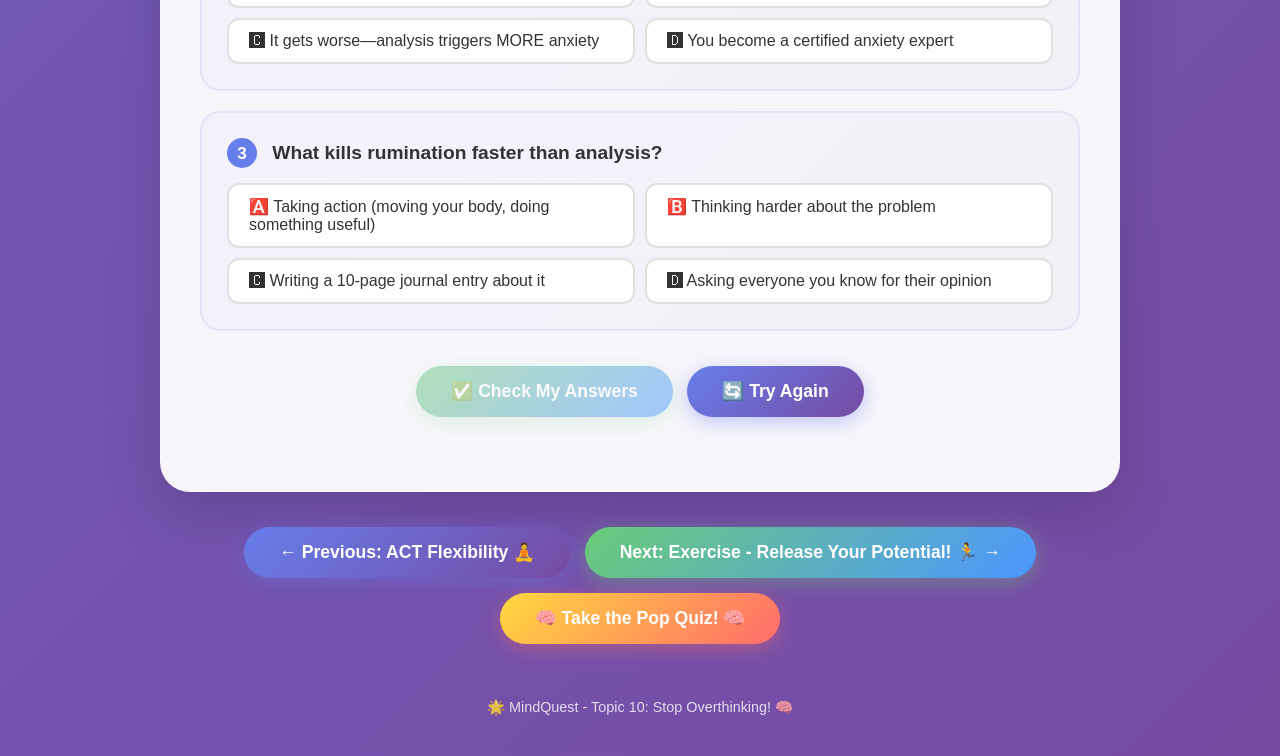
<file: course/topic10.html>
<!DOCTYPE html>
<html lang="en">
<head>
  <meta charset="UTF-8">
  <meta name="viewport" content="width=device-width, initial-scale=1.0">
  <title>Topic 10: Stop Overthinking! 🧠</title>
  <link rel="stylesheet" href="css/style.css">
  <style>
    .caveman-vs-modern {
      display: grid;
      grid-template-columns: 1fr 1fr;
      gap: 20px;
      margin: 20px 0;
    }
    @media (max-width: 700px) {
      .caveman-vs-modern { grid-template-columns: 1fr; }
    }
    .caveman-box {
      background: white;
      border-radius: 15px;
      padding: 20px;
      border: 3px solid #6bcb77;
      position: relative;
    }
    .caveman-box h4 {
      color: #6bcb77;
      font-size: 1.3em;
      text-align: center;
    }
    .caveman-box .label {
      display: inline-block;
      background: #6bcb77;
      color: white;
      padding: 5px 15px;
      border-radius: 10px;
      font-size: 0.85em;
      font-weight: bold;
      margin-bottom: 10px;
    }
    .modern-box {
      background: white;
      border-radius: 15px;
      padding: 20px;
      border: 3px solid #ff6b6b;
      position: relative;
    }
    .modern-box h4 {
      color: #ff6b6b;
      font-size: 1.3em;
      text-align: center;
    }
    .modern-box .label {
      display: inline-block;
      background: #ff6b6b;
      color: white;
      padding: 5px 15px;
      border-radius: 10px;
      font-size: 0.85em;
      font-weight: bold;
      margin-bottom: 10px;
    }
    .flow-arrow {
      text-align: center;
      font-size: 1.5em;
      margin: 5px 0;
    }
    .sarcastic-comment {
      background: #ffd93d20;
      border: 2px dashed #ffd93d;
      border-radius: 12px;
      padding: 15px;
      margin: 15px 0;
      text-align: center;
      font-style: italic;
    }
    .sarcastic-comment .emoji {
      font-size: 1.5em;
    }
    .loop-box {
      background: linear-gradient(135deg, #ff6b6b15, #ff6b6b05);
      border: 2px solid #ff6b6b;
      border-radius: 15px;
      padding: 20px;
      text-align: center;
      margin: 20px 0;
    }
    .loop-text {
      font-size: 1.2em;
      line-height: 2;
    }
    .loop-text span {
      display: inline-block;
      padding: 5px 15px;
      border-radius: 10px;
      margin: 3px;
    }
    .timer-big {
      font-size: 3em;
      text-align: center;
      display: block;
      margin: 10px 0;
    }
  </style>
</head>
<body>
  <div class="stars"></div>
  <div class="floating-shapes"></div>

  <div class="container">
    <nav class="nav-bar">
      <a href="index.html" class="logo">🌟 MindQuest</a>
      <div class="nav-links">
        <a href="index.html">🏠 Home</a>
        <a href="topic1.html">1</a>
        <a href="topic2.html">2</a>
        <a href="topic3.html">3</a>
        <a href="topic4.html">4</a>
        <a href="topic5.html">5</a>
        <a href="topic5a.html">5A</a>
        <a href="topic6.html">6</a>
        <a href="topic7.html">7</a>
        <a href="topic8.html">8</a>
        <a href="topic9.html">9</a>
        <a href="topic10.html" class="active">10</a>
        <a href="topic11.html">11</a>
        <a href="topic12.html">12</a>
        <a href="quiz.html">🧠 Quiz</a>
      </div>
    </nav>

    <div class="topic-content">
      <h1>🧠 Stop Overthinking! (Caveman Edition)</h1>
      <span class="topic-icon">🧠</span>
      <p class="intro-text">
        <strong>Your brain is trying to help. But it's also kinda... lying to you.</strong> 
        Let's talk about the difference between useful thinking and the <strong>thinking-about-thinking-about-thinking</strong> 
        loop that makes everything worse. 🌀
      </p>

      <div class="illustration">
        <div class="emoji-row">
          <span>🦴</span>
          <span>🧠</span>
          <span>🌀</span>
          <span>🏃</span>
          <span>😌</span>
        </div>
      </div>

      <div class="sarcastic-comment">
        <span class="emoji">🤦</span>
        <p><strong>Your brain right now:</strong> "Wait, am I overthinking about overthinking? Does that mean I'm thinking about thinking about thinking? How many levels deep is this? I need to analyze this immediately."</p>
        <p><em>— Congratulations, you just experienced the problem while reading about it.</em> 🏆</p>
      </div>

      <!-- Caveman vs Modern -->
      <div class="info-box">
        <h3>🦴 Caveman Brain vs. 🧠 Modern Brain</h3>
        <p>Your caveman ancestor was great at one thing: <strong>not overthinking.</strong> Let's compare:</p>

        <div class="caveman-vs-modern">
          <div class="caveman-box">
            <span class="label">✅ CAVEMAN (Efficient)</span>
            <h4>🦴 10 Seconds</h4>
            <div class="flow-arrow">🌲 Walking in forest</div>
            <div class="flow-arrow">⬇️</div>
            <div class="flow-arrow">👂 Hears rustling sound</div>
            <div class="flow-arrow">⬇️</div>
            <div class="flow-arrow">⚡ Brain: "THREAT?!"</div>
            <div class="flow-arrow">⬇️</div>
            <div class="flow-arrow">👀 Sees bird. Not predator.</div>
            <div class="flow-arrow">⬇️</div>
            <div class="flow-arrow">😌 Back to hunting berries</div>
            <p style="text-align:center; margin-top:10px; color:#6bcb77; font-weight:bold;">Total: 10 seconds. Done. Move on.</p>
          </div>

          <div class="modern-box">
            <span class="label">❌ MODERN (Over-Analysis)</span>
            <h4>🧠 2 HOURS (and counting)</h4>
            <div class="flow-arrow">🏠 Sitting at home</div>
            <div class="flow-arrow">⬇️</div>
            <div class="flow-arrow">💭 "What if I fail at work?"</div>
            <div class="flow-arrow">⬇️</div>
            <div class="flow-arrow">🔍 "Why did I think that? What does it mean?"</div>
            <div class="flow-arrow">⬇️</div>
            <div class="flow-arrow">😰 Analysis triggers MORE anxiety</div>
            <div class="flow-arrow">⬇️</div>
            <div class="flow-arrow">🔄 "Why am I anxious? I shouldn't be anxious!"</div>
            <div class="flow-arrow">⬇️</div>
            <div class="flow-arrow">🌀 NOW IN A LOOP ABOUT THE LOOP</div>
            <p style="text-align:center; margin-top:10px; color:#ff6b6b; font-weight:bold;">Total: ∞ hours. Still going. Send help.</p>
          </div>
        </div>

        <div class="sarcastic-comment">
          <span class="emoji">🦴</span>
          <p>Caveman's review of your thought process: <strong>"Ugga bugga?"</strong> (Translation: "Why are you like this? I had to survive sabre-tooth tigers and I still took less time to process things. Come on! Snap out of it!!")</p>
        </div>
      </div>

      <!-- The Paradox -->
      <div class="info-box tip">
        <h3>🎭 The Paradox: Thinking About Feelings Makes Them WORSE</h3>
        <p>Research shows something <strong>super annoying:</strong></p>
        <p style="text-align:center; font-size:1.3em; padding:15px; background:white; border-radius:10px; margin:15px 0;">
          <strong>Rumination = replaying negative thoughts + analyzing them = 📈 MORE anxiety</strong>
        </p>
        <p>It's like picking a scab. The more you poke at it, the worse it gets. But your brain keeps saying <em>"No no, let me just poke it ONE more time to understand it better."</em> 🩹😩</p>

        <div class="caveman-vs-modern" style="margin-top:20px;">
          <div class="caveman-box">
            <h4>😎 Person A (Caveman Style)</h4>
            <p>"I'm nervous about the presentation."</p>
            <div class="flow-arrow">⬇️</div>
            <p>Feels it. Does it anyway. <strong>Done.</strong> ✅</p>
          </div>
          <div class="modern-box">
            <h4>😰 Person B (Over-Analyst)</h4>
            <p>"I'm nervous about the presentation."</p>
            <div class="flow-arrow">⬇️</div>
            <p style="font-size:0.85em;">"Why am I nervous? Is it a sign I can't do this? What if this means I'm fundamentally anxious? Should I be more anxious? What does my anxiety mean? Am I anxious about being anxious? Is this meta-anxiety?"</p>
            <div class="flow-arrow">⬇️</div>
            <p>Now <strong>MORE</strong> anxious than Person A. The presentation wasn't scarier—they just <strong>analyzed themselves into a panic.</strong> 🎪</p>
          </div>
        </div>

        <div class="sarcastic-comment">
          <span class="emoji">🎤</span>
          <p><strong>Your brain, hosting a talk show nobody asked for:</strong> "Welcome to 'Why Am I Like This?' with your host, Anxiety! Today's guest: Your last random thought from 3 years ago. Let's analyze it for the 47th time!"</p>
        </div>
      </div>

      <!-- The Inflow -->
      <div class="info-box">
        <h3>🌊 "The Inflow" — Is It Real or Created?</h3>
        <p>You know that feeling when negative thoughts just <strong>flow in</strong> for no reason? Here's the truth:</p>
        <ul>
          <li>✅ Your brain <strong>generates low-level threat signals</strong> all day — it's biological, normal, and supposed to be <strong>background noise</strong></li>
          <li>🦴 Caveman brain: <em>"Feel it. Ignore it. Keep going."</em></li>
          <li>🧠 Modern brain: <em>"Notice it. Analyze it. Worry about it. Create a 12-point PowerPoint about it."</em></li>
        </ul>
        <p style="text-align:center; font-size:1.2em; padding:15px; background:white; border-radius:10px; margin:15px 0;">
          <strong>The inflow is real. The problem isn't the inflow—it's that you're throwing it a welcome party and giving it a microphone.</strong> 🎤🙄
        </p>
      </div>

      <!-- The Loop -->
      <div class="loop-box">
        <h3>🔄 The Over-Analysis Loop (A.K.A. The "Why Am I Like This?" Spiral)</h3>
        <div class="loop-text">
          <span style="background:#667eea20; color:#667eea;">😰 Feel slightly anxious</span>
          <span style="font-size:1.5em;"> → </span>
          <span style="background:#ff6b6b20; color:#ff6b6b;">"I shouldn't feel this. What's wrong?"</span>
          <span style="font-size:1.5em;"> → </span>
          <span style="background:#ffd93d20; color:#cc9900;">🔍 Try to understand/fix it</span>
          <span style="font-size:1.5em;"> → </span>
          <span style="background:#ff6b6b20; color:#ff6b6b;">📈 Analysis triggers MORE anxiety</span>
          <span style="font-size:1.5em;"> → </span>
          <span style="background:#667eea20; color:#667eea;">😰 Now have REAL anxiety about normal background noise</span>
          <span style="font-size:1.5em;"> → </span>
          <span style="background:#764ba220; color:#764ba2;">🌀 LOOP BACK TO START</span>
        </div>
        <p style="margin-top:20px; font-weight:bold; color:#ff6b6b;">
          Congratulations! You've unlocked the Infinite Anxiety Glitch! 🎮 No prize money, just more anxiety!
        </p>
      </div>

      <div class="sarcastic-comment">
        <span class="emoji">🧊</span>
        <p><strong>Your caveman ancestor watching you:</strong> "I survived a famine, a flood, and a bear attack. You survived a mildly awkward text message and now you're in a 3-day spiral. I'm not sure we're the same species." 🦴😐</p>
      </div>

      <!-- What Actually Works -->
      <div class="info-box activity">
        <h3>🏃 What Actually Works (Hint: It's NOT More Thinking)</h3>
        <p>Research on mindfulness and acceptance shows something surprising:</p>

        <div class="caveman-vs-modern">
          <div style="background:white; border-radius:15px; padding:20px; border:3px solid #6bcb77;">
            <h4 style="color:#6bcb77; text-align:center;">✅ Scenario A: No Analysis</h4>
            <p style="text-align:center;"><strong>Thought:</strong> "What if I mess up?"</p>
            <div class="flow-arrow">⬇️</div>
            <p style="text-align:center;"><strong>Response:</strong> "Okay brain, I hear you. That's anxiety talking."</p>
            <div class="flow-arrow">⬇️</div>
            <p style="text-align:center; color:#6bcb77; font-weight:bold;">⏱️ 30 seconds → Back to work ✅</p>
          </div>
          <div style="background:white; border-radius:15px; padding:20px; border:3px solid #ff6b6b;">
            <h4 style="color:#ff6b6b; text-align:center;">❌ Scenario B: With Analysis</h4>
            <p style="text-align:center;"><strong>Thought:</strong> "What if I mess up?"</p>
            <div class="flow-arrow">⬇️</div>
            <p style="font-size:0.85em;"><strong>Analysis:</strong> "Why did I think that? Does this mean I'm not capable? Is this anxiety a sign of deeper issues? What should I do about this?"</p>
            <div class="flow-arrow">⬇️</div>
            <p style="text-align:center; color:#ff6b6b; font-weight:bold;">⏱️ ∞ minutes → Never resolves, stuck in loop 🔄</p>
          </div>
        </div>

        <p style="text-align:center; font-size:1.2em; margin-top:20px;">
          <strong>The secret:</strong> You don't need to understand your feelings. You just need to notice them, nod politely, and <strong>do the thing anyway.</strong> 🎯
        </p>
      </div>

      <!-- The Caveman Solution -->
      <div class="info-box" style="border-left-color: #6bcb77; background: linear-gradient(135deg, #6bcb7710, #6bcb7705);">
        <h3>🦴 The Caveman Solution (It Actually Works)</h3>
        <p>Your caveman ancestor didn't sit around asking:</p>
        <ul>
          <li>❌ "Why do I feel fear?"</li>
          <li>❌ "What does this threat mean about me as a person?"</li>
          <li>❌ "Is my anxiety proportional to the danger?"</li>
          <li>❌ "Should I write a journal entry about this emotional journey?"</li>
        </ul>
        <p>They felt it. They acted. They <strong>moved on.</strong> That's it. That's the whole strategy.</p>
        
        <div class="sarcastic-comment" style="margin-top:15px;">
          <span class="emoji">📝</span>
          <p><strong>Caveman's diary:</strong> "Day 487. Saw big tiger. Got scared. Ran away. Ate berries. Good day. The end." — <em>vs.</em> — <strong>Your diary:</strong> "Day 487. Had a mildly awkward conversation. Spent 6 hours analyzing it. Wrote 3,000 words about it. Still not over it. Might never recover." 🦴📖</p>
        </div>
      </div>

      <!-- Action vs Analysis -->
      <div class="info-box activity">
        <h3>⚡ Action Kills Rumination. Analysis Feeds It.</h3>
        <p>When you get that negative inflow:</p>
        <ul>
          <li>❌ <strong>Don't</strong> analyze it: "What does this mean?!"</li>
          <li>❌ <strong>Don't</strong> fight it: "I shouldn't feel this!"</li>
          <li>❌ <strong>Don't</strong> medicate it: "Let me think my way out of this"</li>
          <li>✅ <strong>DO:</strong> Move your body, do something useful, go outside, talk to someone</li>
        </ul>
        <p style="text-align:center; font-size:1.3em; padding:15px; background:white; border-radius:10px; margin:15px 0;">
          <strong>Action kills rumination faster than analysis ever will. 🏃💨</strong>
        </p>
      </div>

      <!-- Quick Reference -->
      <div class="info-box tip">
        <h3>📋 Quick Reference: Caveman vs. Over-Analyst</h3>
        <div style="overflow-x:auto;">
          <table style="width:100%; border-collapse:collapse; margin:15px 0; font-size:0.95em;">
            <thead>
              <tr style="background:#667eea; color:white;">
                <th style="padding:10px; text-align:left; border-radius:10px 0 0 0;">Situation</th>
                <th style="padding:10px; text-align:left;">🦴 Caveman</th>
                <th style="padding:10px; text-align:left; border-radius:0 10px 0 0;">🧠 Over-Analyst</th>
              </tr>
            </thead>
            <tbody>
              <tr style="border-bottom:1px solid #e0e0e0;">
                <td style="padding:10px; font-weight:bold;">Feel anxious</td>
                <td style="padding:10px; color:#6bcb77;">"Feel it. Move on." ✅</td>
                <td style="padding:10px; color:#ff6b6b;">"Why am I anxious? What does it mean? Let me analyze this for 3 hours." ❌</td>
              </tr>
              <tr style="border-bottom:1px solid #e0e0e0; background:#f8f8ff;">
                <td style="padding:10px; font-weight:bold;">Make a mistake</td>
                <td style="padding:10px; color:#6bcb77;">"Oops. Fix it. Learn. Done." ✅</td>
                <td style="padding:10px; color:#ff6b6b;">"I'm a failure. This proves everything wrong with me. Let me replay this 500 times." ❌</td>
              </tr>
              <tr style="border-bottom:1px solid #e0e0e0;">
                <td style="padding:10px; font-weight:bold;">Awkward conversation</td>
                <td style="padding:10px; color:#6bcb77;">"That was weird. Anyway." ✅</td>
                <td style="padding:10px; color:#ff6b6b;">"Did I say the wrong thing? What do they think? Let me replay every word for 2 weeks." ❌</td>
              </tr>
              <tr style="background:#f8f8ff;">
                <td style="padding:10px; font-weight:bold; border-radius:0 0 0 10px;">Normal biological anxiety</td>
                <td style="padding:10px; color:#6bcb77;">"Brain doing its job. Ignore and proceed." ✅</td>
                <td style="padding:10px; color:#ff6b6b; border-radius:0 0 10px 0;">"Something must be wrong. Let me dig deeper. NOW I'M REALLY ANXIOUS." ❌</td>
              </tr>
            </tbody>
          </table>
        </div>
      </div>

      <div class="illustration">
        <span class="emoji-big">🦴</span>
      </div>

      <div class="info-box" style="background: linear-gradient(135deg, #667eea20, #764ba220); border-left-color: #667eea;">
        <h3>🌟 The Bottom Line</h3>
        <ul>
          <li>🧠 <strong>Your caveman instinct isn't broken</strong>—your analysis of it is</li>
          <li>🌊 <strong>The inflow is normal</strong>—your brain is supposed to generate background threat signals</li>
          <li>🎭 <strong>The more you analyze feelings, the worse they get</strong>—it's a paradox</li>
          <li>🏃 <strong>Action kills rumination</strong>—moving your body stops the thinking loop</li>
          <li>🦴 <strong>Your caveman ancestor would be fine</strong>—because they didn't sit around analyzing why they felt what they felt</li>
          <li>🔄 <strong>If you're overthinking about overthinking</strong>—yes, that's the problem. Go do something. Anything. Right now. 🏃💨</li>
        </ul>
        <p style="text-align:center; font-size:1.2em; margin-top:15px; padding:15px; background:white; border-radius:10px;">
          <strong>🧠 "I think, therefore I am."</strong><br>
          <strong>🦴 "I think too much, therefore I am anxious."</strong><br>
          <strong>🏃 "I stop thinking and start doing, therefore I am free."</strong>
        </p>
      </div>
    </div>

    <!-- Mini Quiz -->
    <div class="quiz-container">
      <span class="quiz-icon">🤔</span>
      <h2 style="text-align:center; color:#667eea; margin-bottom:20px;">📝 Topic 10 Mini Quiz</h2>
      <p style="text-align:center; color:#666; margin-bottom:20px;">Test what you learned about Overthinking!</p>

      <div class="question" data-correct="b">
        <h3><span class="q-number">1</span> According to the topic, what's the main difference between a caveman and a modern over-thinker?</h3>
        <div class="options">
          <div class="option" data-value="a">🅰️ Cavemen had bigger brains</div>
          <div class="option" data-value="b">🅱️ Cavemen felt the feeling, acted, and moved on—modern brains analyze and get stuck in a loop</div>
          <div class="option" data-value="c">🅲️ Cavemen didn't have feelings</div>
          <div class="option" data-value="d">🅳️ Modern brains are broken and can't be fixed</div>
        </div>
      </div>

      <div class="question" data-correct="c">
        <h3><span class="q-number">2</span> What happens when you analyze your anxiety?</h3>
        <div class="options">
          <div class="option" data-value="a">🅰️ You understand it and it goes away</div>
          <div class="option" data-value="b">🅱️ Nothing changes</div>
          <div class="option" data-value="c">🅲️ It gets worse—analysis triggers MORE anxiety</div>
          <div class="option" data-value="d">🅳️ You become a certified anxiety expert</div>
        </div>
      </div>

      <div class="question" data-correct="a">
        <h3><span class="q-number">3</span> What kills rumination faster than analysis?</h3>
        <div class="options">
          <div class="option" data-value="a">🅰️ Taking action (moving your body, doing something useful)</div>
          <div class="option" data-value="b">🅱️ Thinking harder about the problem</div>
          <div class="option" data-value="c">🅲️ Writing a 10-page journal entry about it</div>
          <div class="option" data-value="d">🅳️ Asking everyone you know for their opinion</div>
        </div>
      </div>

      <div class="btn-group">
        <button class="btn btn-success mini-submit" disabled style="opacity:0.5; cursor:not-allowed;">✅ Check My Answers</button>
        <button class="btn btn-primary mini-reset">🔄 Try Again</button>
      </div>

      <div class="quiz-result mini-result">
        <span class="result-icon">🌟</span>
        <h2>Your Mini Quiz Result</h2>
        <div class="score">0 / 3</div>
        <p class="result-message"></p>
        <div class="answers-review"></div>
      </div>
    </div>

    <div class="btn-group">
      <a href="topic9.html" class="btn btn-primary prev-link">← Previous: ACT Flexibility 🧘</a>
      <a href="topic11.html" class="btn btn-success next-link">Next: Exercise - Release Your Potential! 🏃 →</a>
      <a href="quiz.html" class="btn btn-secondary" style="margin-top:10px;">🧠 Take the Pop Quiz! 🧠</a>
    </div>

    <footer class="footer">
      <p>🌟 MindQuest - Topic 10: Stop Overthinking! 🧠</p>
    </footer>
  </div>

  <script src="js/script.js"></script>
</body>
</html>
</file>
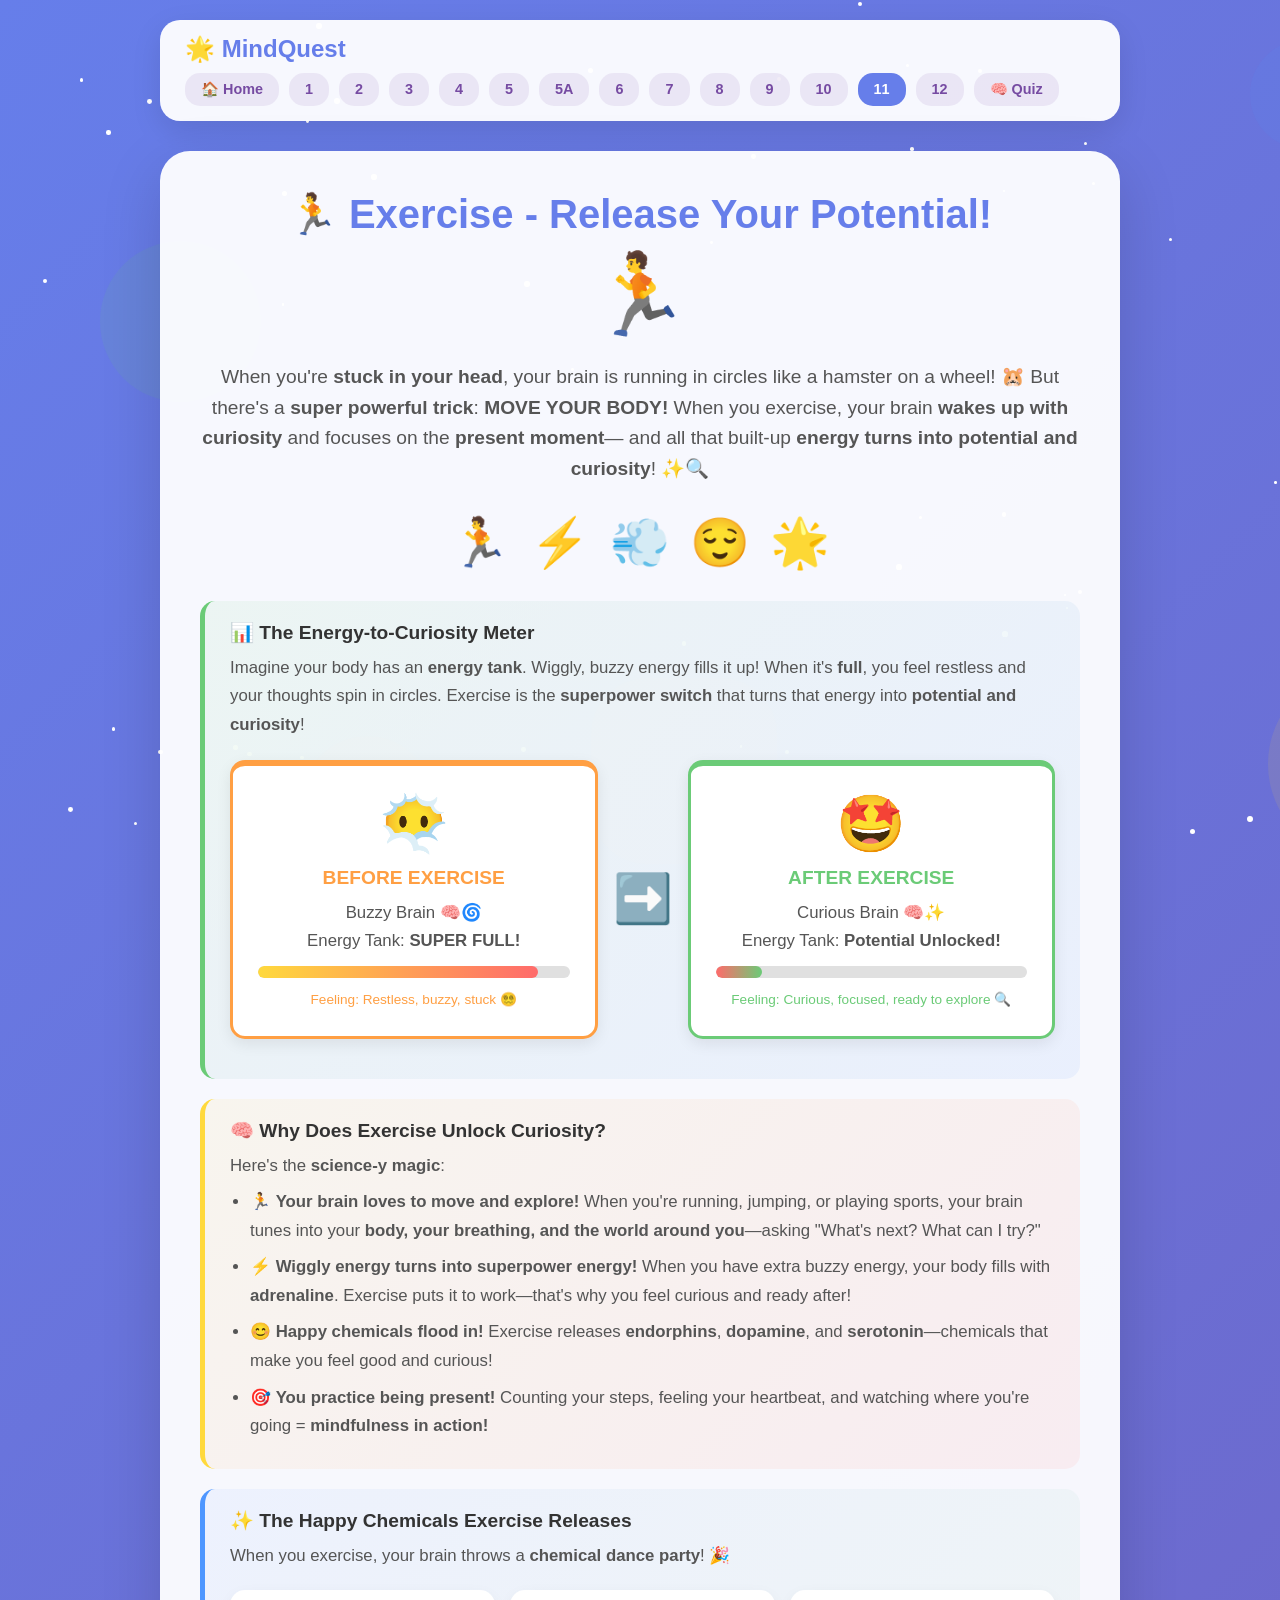
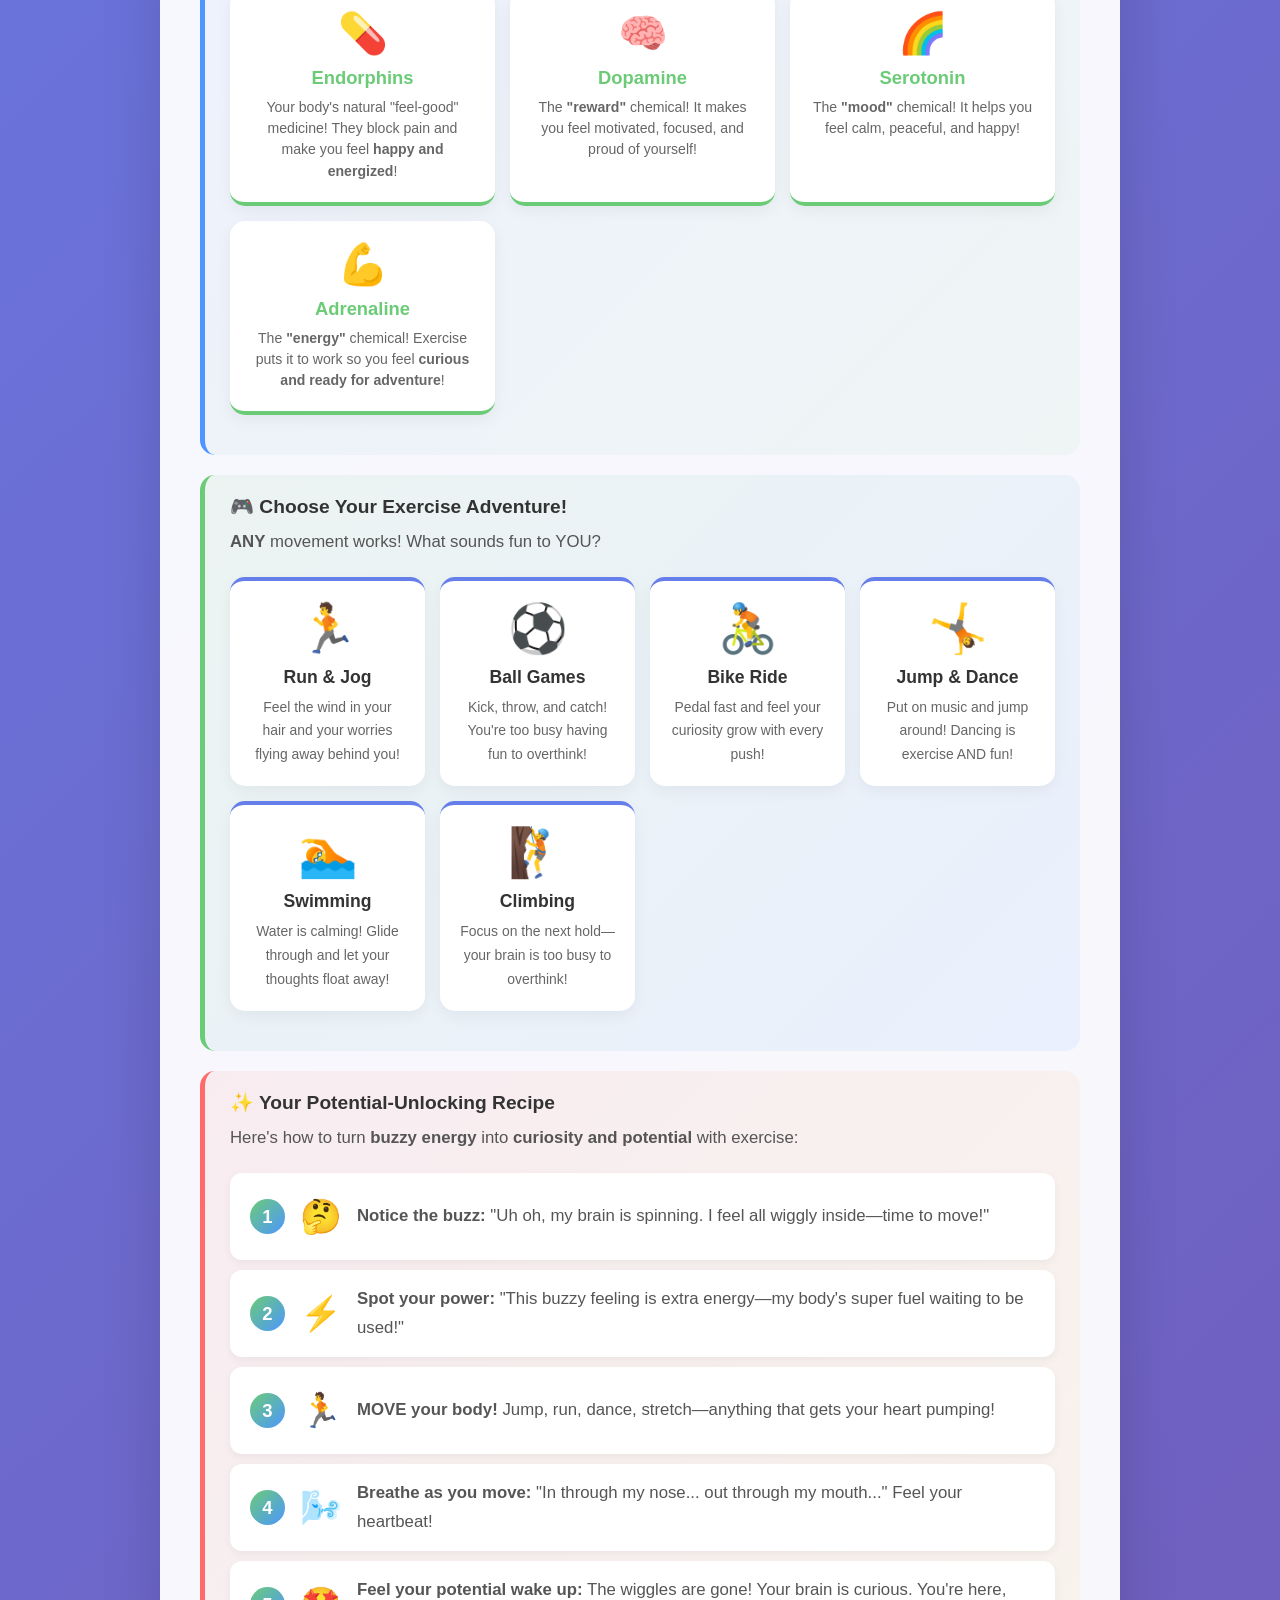
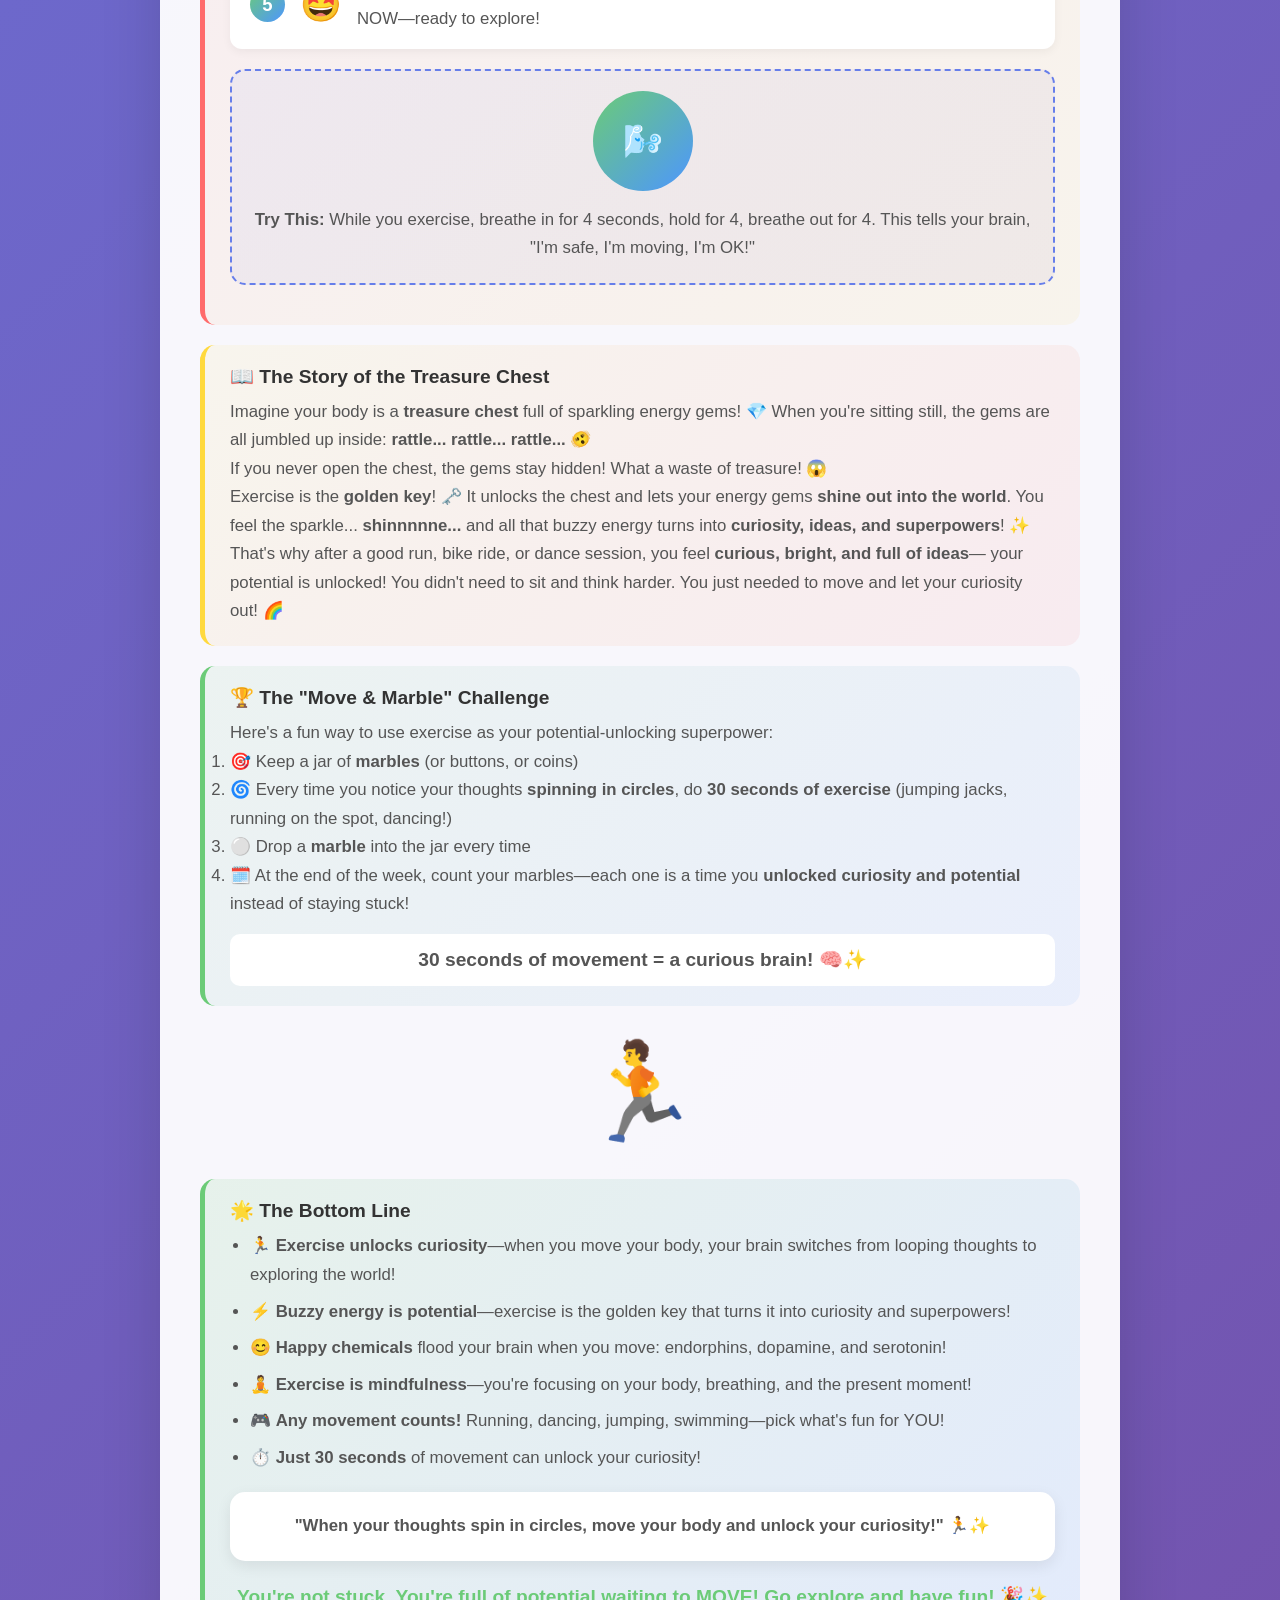
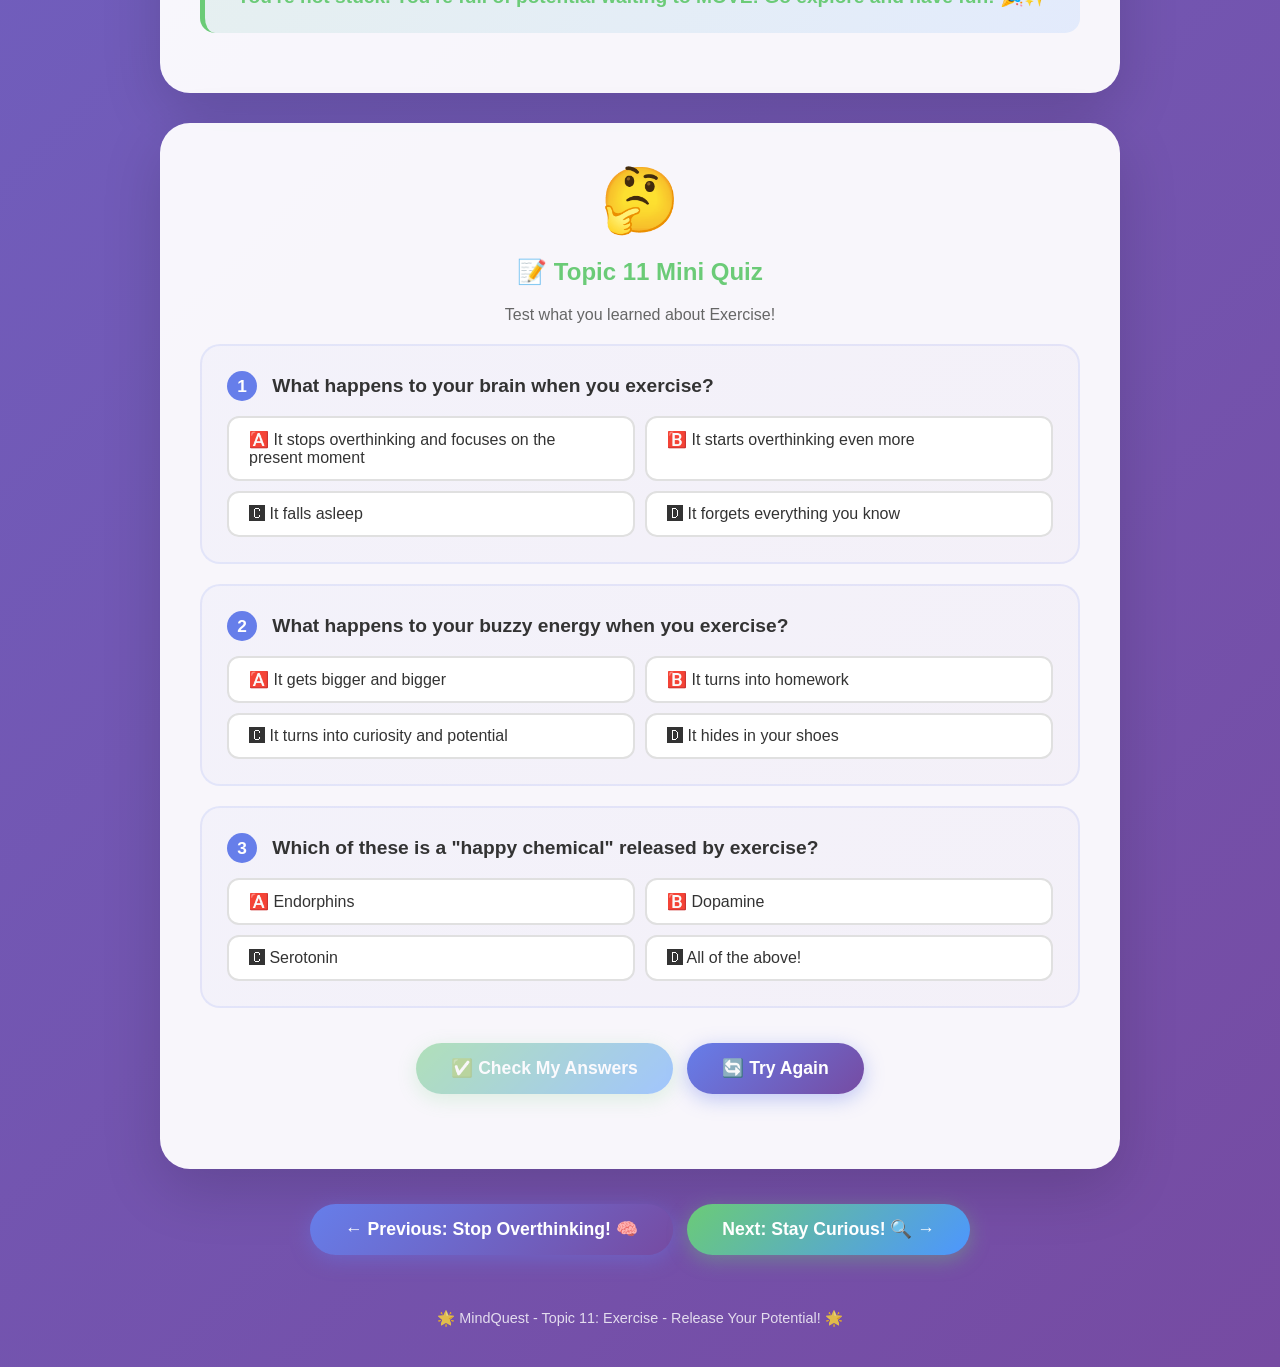
<file: course/topic11.html>
<!DOCTYPE html>
<html lang="en">
<head>
  <meta charset="UTF-8">
  <meta name="viewport" content="width=device-width, initial-scale=1.0">
  <title>Topic 11: Exercise - Release Your Potential! 🏃✨</title>
  <link rel="stylesheet" href="css/style.css">
  <style>
    .energy-meter {
      display: grid;
      grid-template-columns: 1fr auto 1fr;
      gap: 15px;
      align-items: center;
      margin: 20px 0;
    }
    @media (max-width: 700px) {
      .energy-meter { grid-template-columns: 1fr; text-align: center; }
    }
    .energy-box {
      background: white;
      border-radius: 15px;
      padding: 25px;
      text-align: center;
      box-shadow: 0 5px 15px rgba(0,0,0,0.08);
      position: relative;
      overflow: hidden;
    }
    .energy-box.buzzy {
      border: 3px solid #ff9f43;
      border-top: 6px solid #ff9f43;
      animation: buzzPulse 2s infinite;
    }
    .energy-box.calm {
      border: 3px solid #6bcb77;
      border-top: 6px solid #6bcb77;
      animation: calmPulse 2s infinite;
    }
    @keyframes buzzPulse {
      0%, 100% { transform: scale(1); }
      50% { transform: scale(1.02); }
    }
    @keyframes calmPulse {
      0%, 100% { transform: scale(1); }
      50% { transform: scale(0.98); }
    }
    .energy-box .meter-icon {
      font-size: 3.5em;
      display: block;
      margin-bottom: 10px;
    }
    .energy-box .meter-label {
      font-weight: bold;
      font-size: 1.2em;
      margin: 10px 0;
    }
    .meter-arrow {
      font-size: 3em;
      animation: arrowBounce 1s infinite;
    }
    @keyframes arrowBounce {
      0%, 100% { transform: translateX(0); }
      50% { transform: translateX(10px); }
    }
    .energy-fill {
      height: 12px;
      border-radius: 6px;
      margin-top: 10px;
      overflow: hidden;
      background: #e0e0e0;
    }
    .energy-fill .fill-red {
      height: 100%;
      width: 90%;
      background: linear-gradient(90deg, #ffd93d, #ff6b6b);
      border-radius: 6px;
      animation: energyShake 0.8s infinite;
    }
    .energy-fill .fill-green {
      height: 100%;
      width: 15%;
      background: linear-gradient(90deg, #ff6b6b, #6bcb77);
      border-radius: 6px;
      animation: energyShrink 3s ease-in-out infinite;
    }
    @keyframes energyShake {
      0%, 100% { transform: translateX(0); }
      25% { transform: translateX(-3px); }
      75% { transform: translateX(3px); }
    }
    @keyframes energyShrink {
      0% { width: 90%; }
      50% { width: 15%; }
      100% { width: 90%; }
    }
    .endorphin-card {
      display: grid;
      grid-template-columns: repeat(auto-fit, minmax(200px, 1fr));
      gap: 15px;
      margin: 20px 0;
    }
    .endorphin-card .card {
      background: white;
      border-radius: 15px;
      padding: 20px;
      text-align: center;
      box-shadow: 0 5px 15px rgba(0,0,0,0.05);
      border-bottom: 4px solid #6bcb77;
      transition: transform 0.3s;
    }
    .endorphin-card .card:hover {
      transform: translateY(-5px);
    }
    .endorphin-card .card .chem-icon {
      font-size: 2.5em;
      display: block;
      margin-bottom: 10px;
      animation: bounce 2s infinite;
    }
    .endorphin-card .card:nth-child(2) .chem-icon { animation-delay: 0.3s; }
    .endorphin-card .card:nth-child(3) .chem-icon { animation-delay: 0.6s; }
    .endorphin-card .card:nth-child(4) .chem-icon { animation-delay: 0.9s; }
    .endorphin-card .card h4 {
      color: #6bcb77;
      margin-bottom: 8px;
      font-size: 1.15em;
    }
    .endorphin-card .card p {
      font-size: 0.88em;
      line-height: 1.5;
      color: #666;
    }
    .exercise-type-grid {
      display: grid;
      grid-template-columns: repeat(auto-fit, minmax(180px, 1fr));
      gap: 15px;
      margin: 20px 0;
    }
    .exercise-type {
      background: white;
      border-radius: 15px;
      padding: 20px;
      text-align: center;
      box-shadow: 0 5px 15px rgba(0,0,0,0.05);
      border-top: 4px solid #667eea;
      transition: all 0.3s;
      cursor: pointer;
    }
    .exercise-type:hover {
      transform: scale(1.05);
      box-shadow: 0 10px 25px rgba(0,0,0,0.15);
    }
    .exercise-type .ex-icon {
      font-size: 3em;
      display: block;
      margin-bottom: 10px;
      animation: bounce 2s infinite;
    }
    .exercise-type:nth-child(2) .ex-icon { animation-delay: 0.2s; }
    .exercise-type:nth-child(3) .ex-icon { animation-delay: 0.4s; }
    .exercise-type:nth-child(4) .ex-icon { animation-delay: 0.6s; }
    .exercise-type:nth-child(5) .ex-icon { animation-delay: 0.8s; }
    .exercise-type h4 {
      font-size: 1.1em;
      margin-bottom: 8px;
    }
    .exercise-type p {
      font-size: 0.87em;
      color: #666;
    }
    .potential-steps {
      counter-reset: step;
      list-style: none;
      padding: 0;
      margin: 20px 0;
    }
    .potential-steps li {
      counter-increment: step;
      background: white;
      border-radius: 12px;
      padding: 15px 20px;
      margin: 10px 0;
      display: flex;
      align-items: center;
      gap: 15px;
      box-shadow: 0 3px 10px rgba(0,0,0,0.05);
      transition: transform 0.3s;
    }
    .potential-steps li:hover {
      transform: translateX(10px);
    }
    .potential-steps li::before {
      content: counter(step);
      background: linear-gradient(135deg, #6bcb77, #4d96ff);
      color: white;
      font-weight: bold;
      width: 35px;
      height: 35px;
      border-radius: 50%;
      display: flex;
      align-items: center;
      justify-content: center;
      flex-shrink: 0;
      font-size: 1.1em;
    }
    .potential-steps li .step-icon {
      font-size: 2em;
      flex-shrink: 0;
    }
    .breath-exercise {
      background: linear-gradient(135deg, #667eea10, #764ba210);
      border: 2px dashed #667eea;
      border-radius: 15px;
      padding: 20px;
      text-align: center;
      margin: 20px 0;
    }
    .breath-circle {
      width: 100px;
      height: 100px;
      border-radius: 50%;
      background: linear-gradient(135deg, #6bcb77, #4d96ff);
      margin: 0 auto 15px;
      display: flex;
      align-items: center;
      justify-content: center;
      font-size: 2em;
      animation: breathe 4s ease-in-out infinite;
    }
    @keyframes breathe {
      0%, 100% { transform: scale(0.7); background: linear-gradient(135deg, #6bcb77, #4d96ff); }
      50% { transform: scale(1.1); background: linear-gradient(135deg, #6bcb77, #ffd93d); }
    }
    .motivation-quote {
      text-align: center;
      font-size: 1.4em;
      font-weight: bold;
      color: #764ba2;
      padding: 20px;
      background: white;
      border-radius: 15px;
      margin: 20px 0;
      box-shadow: 0 5px 15px rgba(0,0,0,0.08);
      animation: glowPulse 2s infinite;
    }
    @keyframes glowPulse {
      0%, 100% { box-shadow: 0 5px 15px rgba(0,0,0,0.08); }
      50% { box-shadow: 0 5px 30px rgba(107, 203, 119, 0.4); }
    }
    .exercise-card-link {
      display: block;
      background: linear-gradient(135deg, #6bcb7720, #4d96ff20);
      border: 2px solid #6bcb77;
      border-radius: 15px;
      padding: 20px;
      margin: 20px 0;
      text-align: center;
      text-decoration: none;
      color: #333;
      transition: all 0.3s;
    }
    .exercise-card-link:hover {
      transform: translateY(-5px);
      box-shadow: 0 10px 30px rgba(107, 203, 119, 0.3);
    }
    .spark-emoji-huge {
      font-size: 4em;
      display: block;
      margin: 10px auto;
      animation: shake 0.8s infinite;
      width: fit-content;
    }
    @keyframes shake {
      0%, 100% { transform: translateX(0) rotate(0deg); }
      25% { transform: translateX(-5px) rotate(-2deg); }
      75% { transform: translateX(5px) rotate(2deg); }
    }
  </style>
</head>
<body>
  <div class="stars"></div>
  <div class="floating-shapes"></div>

  <div class="container">
    <nav class="nav-bar">
      <a href="index.html" class="logo">🌟 MindQuest</a>
      <div class="nav-links">
        <a href="index.html">🏠 Home</a>
        <a href="topic1.html">1</a>
        <a href="topic2.html">2</a>
        <a href="topic3.html">3</a>
        <a href="topic4.html">4</a>
        <a href="topic5.html">5</a>
        <a href="topic5a.html">5A</a>
        <a href="topic6.html">6</a>
        <a href="topic7.html">7</a>
        <a href="topic8.html">8</a>
        <a href="topic9.html">9</a>
        <a href="topic10.html">10</a>
        <a href="topic11.html" class="active">11</a>
        <a href="topic12.html">12</a>
        <a href="quiz.html">🧠 Quiz</a>
      </div>
    </nav>

    <div class="topic-content">
      <h1>🏃 Exercise - Release Your Potential!</h1>
      <span class="topic-icon">🏃</span>
      <p class="intro-text">
        When you're <strong>stuck in your head</strong>, your brain is running in circles like a hamster on a wheel! 🐹 
        But there's a <strong>super powerful trick</strong>: <strong>MOVE YOUR BODY!</strong> 
        When you exercise, your brain <strong>wakes up with curiosity</strong> and focuses on the <strong>present moment</strong>— 
        and all that built-up <strong>energy turns into potential and curiosity</strong>! ✨🔍
      </p>

      <div class="illustration">
        <div class="emoji-row">
          <span>🏃</span>
          <span>⚡</span>
          <span>💨</span>
          <span>😌</span>
          <span>🌟</span>
        </div>
      </div>
    
      <!-- Energy Meter -->
      <div class="info-box activity">
        <h3>📊 The Energy-to-Curiosity Meter</h3>
        <p>
          Imagine your body has an <strong>energy tank</strong>. Wiggly, buzzy energy fills it up! When it's <strong>full</strong>, 
          you feel restless and your thoughts spin in circles. Exercise is the <strong>superpower switch</strong> that turns that energy into <strong>potential and curiosity</strong>! 
        </p>

        <div class="energy-meter">
          <div class="energy-box buzzy">
            <span class="meter-icon">😶‍🌫️</span>
            <div class="meter-label" style="color:#ff9f43;">BEFORE EXERCISE</div>
            <p>Buzzy Brain 🧠🌀</p>
            <p>Energy Tank: <strong>SUPER FULL!</strong></p>
            <div class="energy-fill">
              <div class="fill-red"></div>
            </div>
            <p style="margin-top:10px; font-size:0.85em; color:#ff9f43;">Feeling: Restless, buzzy, stuck 😵‍💫</p>
          </div>

          <div class="meter-arrow">➡️</div>

          <div class="energy-box calm">
            <span class="meter-icon">🤩</span>
            <div class="meter-label" style="color:#6bcb77;">AFTER EXERCISE</div>
            <p>Curious Brain 🧠✨</p>
            <p>Energy Tank: <strong>Potential Unlocked!</strong></p>
            <div class="energy-fill">
              <div class="fill-green"></div>
            </div>
            <p style="margin-top:10px; font-size:0.85em; color:#6bcb77;">Feeling: Curious, focused, ready to explore 🔍</p>
          </div>
        </div>
      </div>

      <!-- Why exercise unlocks potential -->
      <div class="info-box tip">
        <h3>🧠 Why Does Exercise Unlock Curiosity?</h3>
        <p>Here's the <strong>science-y magic</strong>:</p>
        <ul>
          <li>🏃 <strong>Your brain loves to move and explore!</strong> When you're running, jumping, or playing sports, your brain tunes into your <strong>body, your breathing, and the world around you</strong>—asking "What's next? What can I try?" </li>
          <li>⚡ <strong>Wiggly energy turns into superpower energy!</strong> When you have extra buzzy energy, your body fills with <strong>adrenaline</strong>. Exercise puts it to work—that's why you feel curious and ready after!</li>
          <li>😊 <strong>Happy chemicals flood in!</strong> Exercise releases <strong>endorphins</strong>, <strong>dopamine</strong>, and <strong>serotonin</strong>—chemicals that make you feel good and curious!</li>
          <li>🎯 <strong>You practice being present!</strong> Counting your steps, feeling your heartbeat, and watching where you're going = <strong>mindfulness in action!</strong></li>
        </ul>
      </div>

      <!-- Happy chemicals -->
      <div class="info-box" style="border-left-color: #4d96ff; background: linear-gradient(135deg, #4d96ff10, #6bcb7710);">
        <h3>✨ The Happy Chemicals Exercise Releases</h3>
        <p>When you exercise, your brain throws a <strong>chemical dance party</strong>! 🎉</p>

        <div class="endorphin-card">
          <div class="card">
            <span class="chem-icon">💊</span>
            <h4>Endorphins</h4>
            <p>Your body's natural "feel-good" medicine! They block pain and make you feel <strong>happy and energized</strong>!</p>
          </div>
          <div class="card">
            <span class="chem-icon">🧠</span>
            <h4>Dopamine</h4>
            <p>The <strong>"reward"</strong> chemical! It makes you feel motivated, focused, and proud of yourself!</p>
          </div>
          <div class="card">
            <span class="chem-icon">🌈</span>
            <h4>Serotonin</h4>
            <p>The <strong>"mood"</strong> chemical! It helps you feel calm, peaceful, and happy!</p>
          </div>
          <div class="card">
            <span class="chem-icon">💪</span>
            <h4>Adrenaline</h4>
            <p>The <strong>"energy"</strong> chemical! Exercise puts it to work so you feel <strong>curious and ready for adventure</strong>!</p>
          </div>
        </div>
      </div>

      <!-- Types of exercise -->
      <div class="info-box activity">
        <h3>🎮 Choose Your Exercise Adventure!</h3>
        <p><strong>ANY</strong> movement works! What sounds fun to YOU?</p>

        <div class="exercise-type-grid">
          <div class="exercise-type">
            <span class="ex-icon">🏃</span>
            <h4>Run & Jog</h4>
            <p>Feel the wind in your hair and your worries flying away behind you!</p>
          </div>
          <div class="exercise-type">
            <span class="ex-icon">⚽</span>
            <h4>Ball Games</h4>
            <p>Kick, throw, and catch! You're too busy having fun to overthink!</p>
          </div>
          <div class="exercise-type">
            <span class="ex-icon">🚴</span>
            <h4>Bike Ride</h4>
            <p>Pedal fast and feel your curiosity grow with every push!</p>
          </div>
          <div class="exercise-type">
            <span class="ex-icon">🤸</span>
            <h4>Jump & Dance</h4>
            <p>Put on music and jump around! Dancing is exercise AND fun!</p>
          </div>
          <div class="exercise-type">
            <span class="ex-icon">🏊</span>
            <h4>Swimming</h4>
            <p>Water is calming! Glide through and let your thoughts float away!</p>
          </div>
          <div class="exercise-type">
            <span class="ex-icon">🧗</span>
            <h4>Climbing</h4>
            <p>Focus on the next hold—your brain is too busy to overthink!</p>
          </div>
        </div>
      </div>

      <!-- How to release your potential -->
      <div class="info-box story">
        <h3>✨ Your Potential-Unlocking Recipe</h3>
        <p>Here's how to turn <strong>buzzy energy</strong> into <strong>curiosity and potential</strong> with exercise:</p>

        <ol class="potential-steps">
          <li>
            <span class="step-icon">🤔</span>
            <div>
              <strong>Notice the buzz:</strong> "Uh oh, my brain is spinning. I feel all wiggly inside—time to move!"
            </div>
          </li>
          <li>
            <span class="step-icon">⚡</span>
            <div>
              <strong>Spot your power:</strong> "This buzzy feeling is extra energy—my body's super fuel waiting to be used!"
            </div>
          </li>
          <li>
            <span class="step-icon">🏃</span>
            <div>
              <strong>MOVE your body!</strong> Jump, run, dance, stretch—anything that gets your heart pumping!
            </div>
          </li>
          <li>
            <span class="step-icon">🌬️</span>
            <div>
              <strong>Breathe as you move:</strong> "In through my nose... out through my mouth..." Feel your heartbeat!
            </div>
          </li>
          <li>
            <span class="step-icon">🤩</span>
            <div>
              <strong>Feel your potential wake up:</strong> The wiggles are gone! Your brain is curious. You're here, NOW—ready to explore!
            </div>
          </li>
        </ol>

        <div class="breath-exercise">
          <div class="breath-circle">🌬️</div>
          <p><strong>Try This:</strong> While you exercise, breathe in for 4 seconds, hold for 4, breathe out for 4. This tells your brain, "I'm safe, I'm moving, I'm OK!"</p>
        </div>
      </div>

      <!-- Fun fact / story -->
      <div class="info-box tip">
        <h3>📖 The Story of the Treasure Chest</h3>
        <p>
          Imagine your body is a <strong>treasure chest</strong> full of sparkling energy gems! 💎 When you're sitting still, 
          the gems are all jumbled up inside: <strong>rattle... rattle... rattle...</strong> 🫨
        </p>
        <p>
          If you never open the chest, the gems stay hidden! What a waste of treasure! 😱
        </p>
        <p>
          Exercise is the <strong>golden key</strong>! 🗝️ It unlocks the chest and lets your energy gems <strong>shine out into the world</strong>. 
          You feel the sparkle... <strong>shinnnnne...</strong> and all that buzzy energy turns into <strong>curiosity, ideas, and superpowers</strong>! ✨
        </p>
        <p>
          That's why after a good run, bike ride, or dance session, you feel <strong>curious, bright, and full of ideas</strong>— 
          your potential is unlocked! You didn't need to sit and think harder. You just needed to move and let your curiosity out! 🌈
        </p>
      </div>

      <!-- Kid-friendly challenge -->
      <div class="info-box activity">
        <h3>🏆 The "Move & Marble" Challenge</h3>
        <p>Here's a fun way to use exercise as your potential-unlocking superpower:</p>
        <ol>
          <li>🎯 Keep a jar of <strong>marbles</strong> (or buttons, or coins)</li>
          <li>🌀 Every time you notice your thoughts <strong>spinning in circles</strong>, do <strong>30 seconds of exercise</strong> (jumping jacks, running on the spot, dancing!)</li>
          <li>⚪ Drop a <strong>marble</strong> into the jar every time</li>
          <li>🗓️ At the end of the week, count your marbles—each one is a time you <strong>unlocked curiosity and potential</strong> instead of staying stuck!</li>
        </ol>
        <p style="text-align:center; font-size:1.2em; padding:10px; background:white; border-radius:10px; margin-top:15px;">
          <strong>30 seconds of movement = a curious brain!</strong> 🧠✨
        </p>
      </div>

      <!-- The bottom line -->
      <div class="illustration">
        <span class="emoji-big">🏃</span>
      </div>

      <div class="info-box" style="background: linear-gradient(135deg, #6bcb7720, #4d96ff20); border-left-color: #6bcb77;">
        <h3>🌟 The Bottom Line</h3>
        <ul>
          <li>🏃 <strong>Exercise unlocks curiosity</strong>—when you move your body, your brain switches from looping thoughts to exploring the world!</li>
          <li>⚡ <strong>Buzzy energy is potential</strong>—exercise is the golden key that turns it into curiosity and superpowers!</li>
          <li>😊 <strong>Happy chemicals</strong> flood your brain when you move: endorphins, dopamine, and serotonin!</li>
          <li>🧘 <strong>Exercise is mindfulness</strong>—you're focusing on your body, breathing, and the present moment!</li>
          <li>🎮 <strong>Any movement counts!</strong> Running, dancing, jumping, swimming—pick what's fun for YOU!</li>
          <li>⏱️ <strong>Just 30 seconds</strong> of movement can unlock your curiosity!</li>
        </ul>
        <p class="motivation-quote">
          "When your thoughts spin in circles, move your body and unlock your curiosity!" 🏃✨
        </p>
        <p style="text-align:center; font-weight:bold; color:#6bcb77; font-size:1.2em;">
          You're not stuck. You're full of potential waiting to MOVE! Go explore and have fun! 🎉✨
        </p>
      </div>
    </div>

    <!-- Mini Quiz -->
    <div class="quiz-container">
      <span class="quiz-icon">🤔</span>
      <h2 style="text-align:center; color:#6bcb77; margin-bottom:20px;">📝 Topic 11 Mini Quiz</h2>
      <p style="text-align:center; color:#666; margin-bottom:20px;">Test what you learned about Exercise!</p>

      <div class="question" data-correct="a">
        <h3><span class="q-number">1</span> What happens to your brain when you exercise?</h3>
        <div class="options">
          <div class="option" data-value="a">🅰️ It stops overthinking and focuses on the present moment</div>
          <div class="option" data-value="b">🅱️ It starts overthinking even more</div>
          <div class="option" data-value="c">🅲️ It falls asleep</div>
          <div class="option" data-value="d">🅳️ It forgets everything you know</div>
        </div>
      </div>

      <div class="question" data-correct="c">
        <h3><span class="q-number">2</span> What happens to your buzzy energy when you exercise?</h3>
        <div class="options">
          <div class="option" data-value="a">🅰️ It gets bigger and bigger</div>
          <div class="option" data-value="b">🅱️ It turns into homework</div>
          <div class="option" data-value="c">🅲️ It turns into curiosity and potential</div>
          <div class="option" data-value="d">🅳️ It hides in your shoes</div>
        </div>
      </div>

      <div class="question" data-correct="d">
        <h3><span class="q-number">3</span> Which of these is a "happy chemical" released by exercise?</h3>
        <div class="options">
          <div class="option" data-value="a">🅰️ Endorphins</div>
          <div class="option" data-value="b">🅱️ Dopamine</div>
          <div class="option" data-value="c">🅲️ Serotonin</div>
          <div class="option" data-value="d">🅳️ All of the above!</div>
        </div>
      </div>

      <div class="btn-group">
        <button class="btn btn-success mini-submit" disabled style="opacity:0.5; cursor:not-allowed;">✅ Check My Answers</button>
        <button class="btn btn-primary mini-reset">🔄 Try Again</button>
      </div>

      <div class="quiz-result mini-result">
        <span class="result-icon">🌟</span>
        <h2>Your Mini Quiz Result</h2>
        <div class="score">0 / 3</div>
        <p class="result-message"></p>
        <div class="answers-review"></div>
      </div>
    </div>

    <div class="btn-group">
      <a href="topic10.html" class="btn btn-primary prev-link">← Previous: Stop Overthinking! 🧠</a>
      <a href="topic12.html" class="btn btn-success next-link">Next: Stay Curious! 🔍 →</a>
    </div>

    <footer class="footer">
      <p>🌟 MindQuest - Topic 11: Exercise - Release Your Potential! 🌟</p>
    </footer>
  </div>

  <script src="js/script.js"></script>
</body>
</html>
</file>
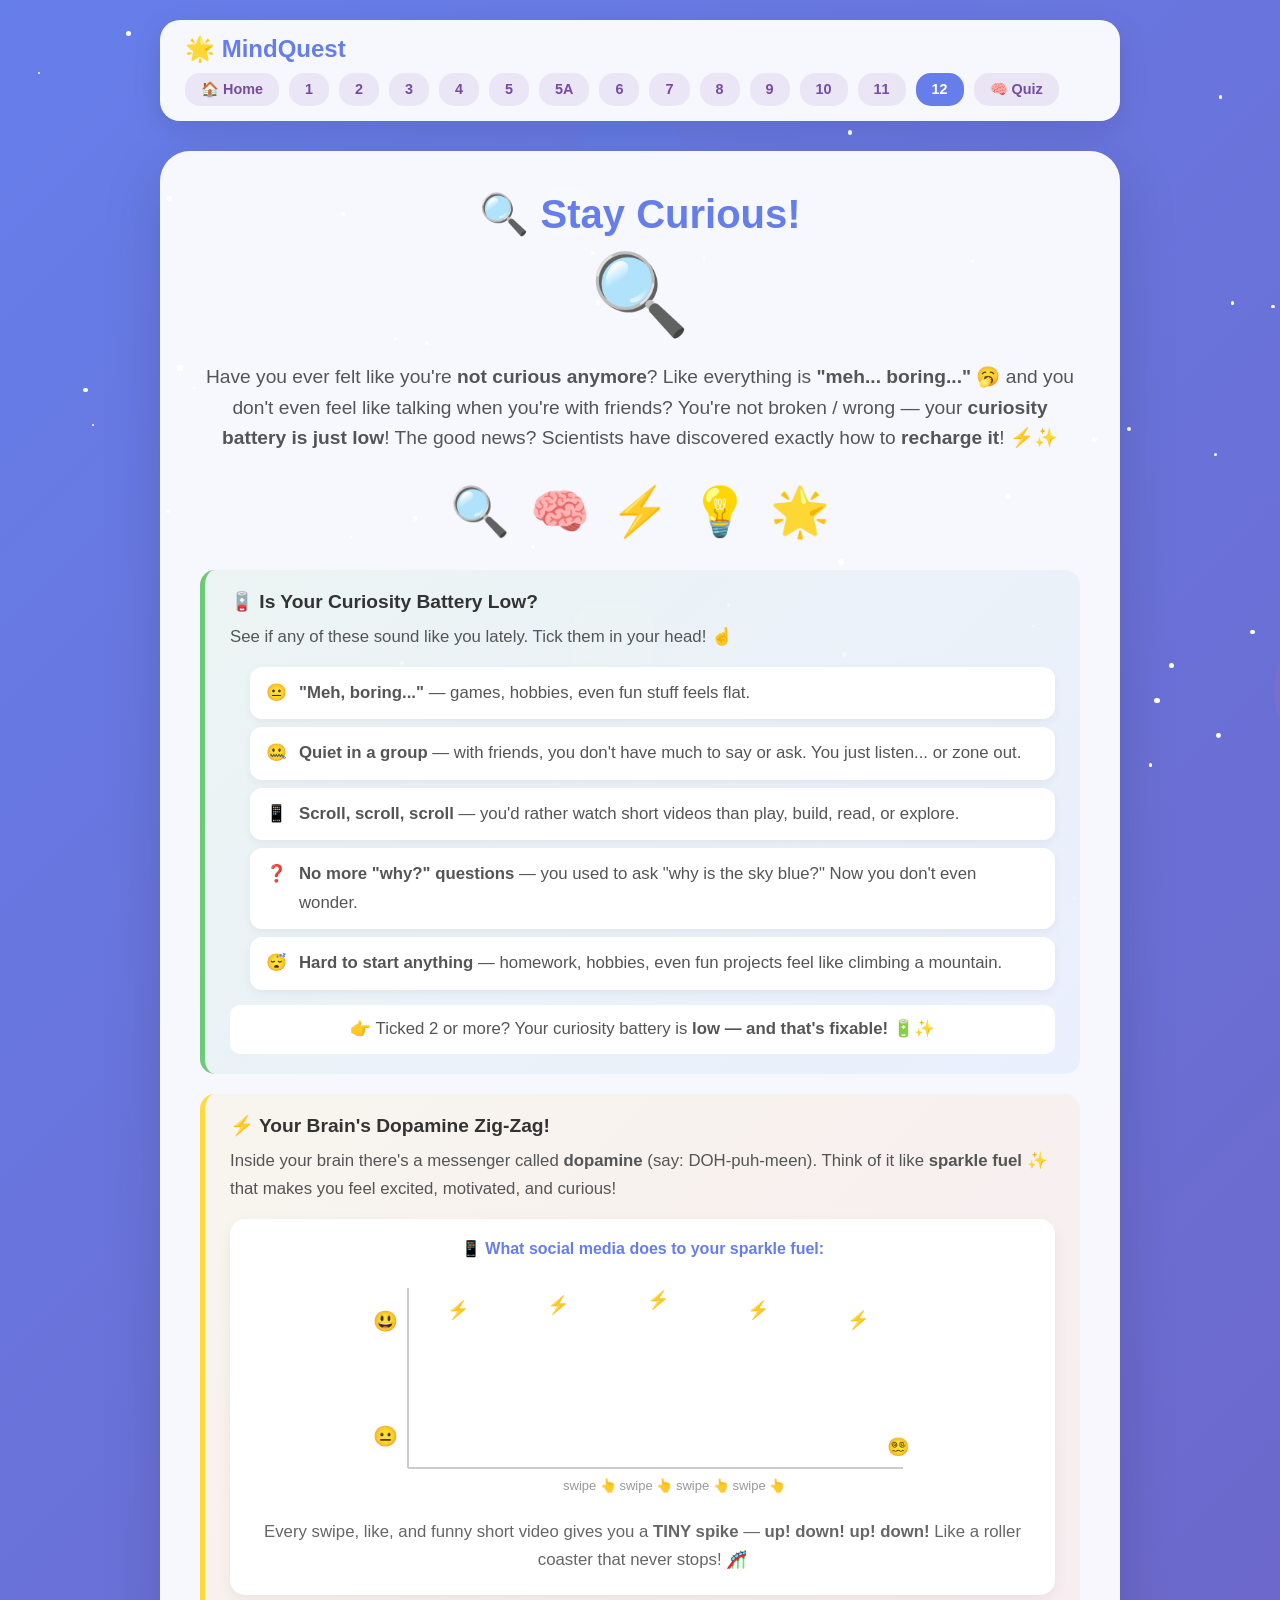
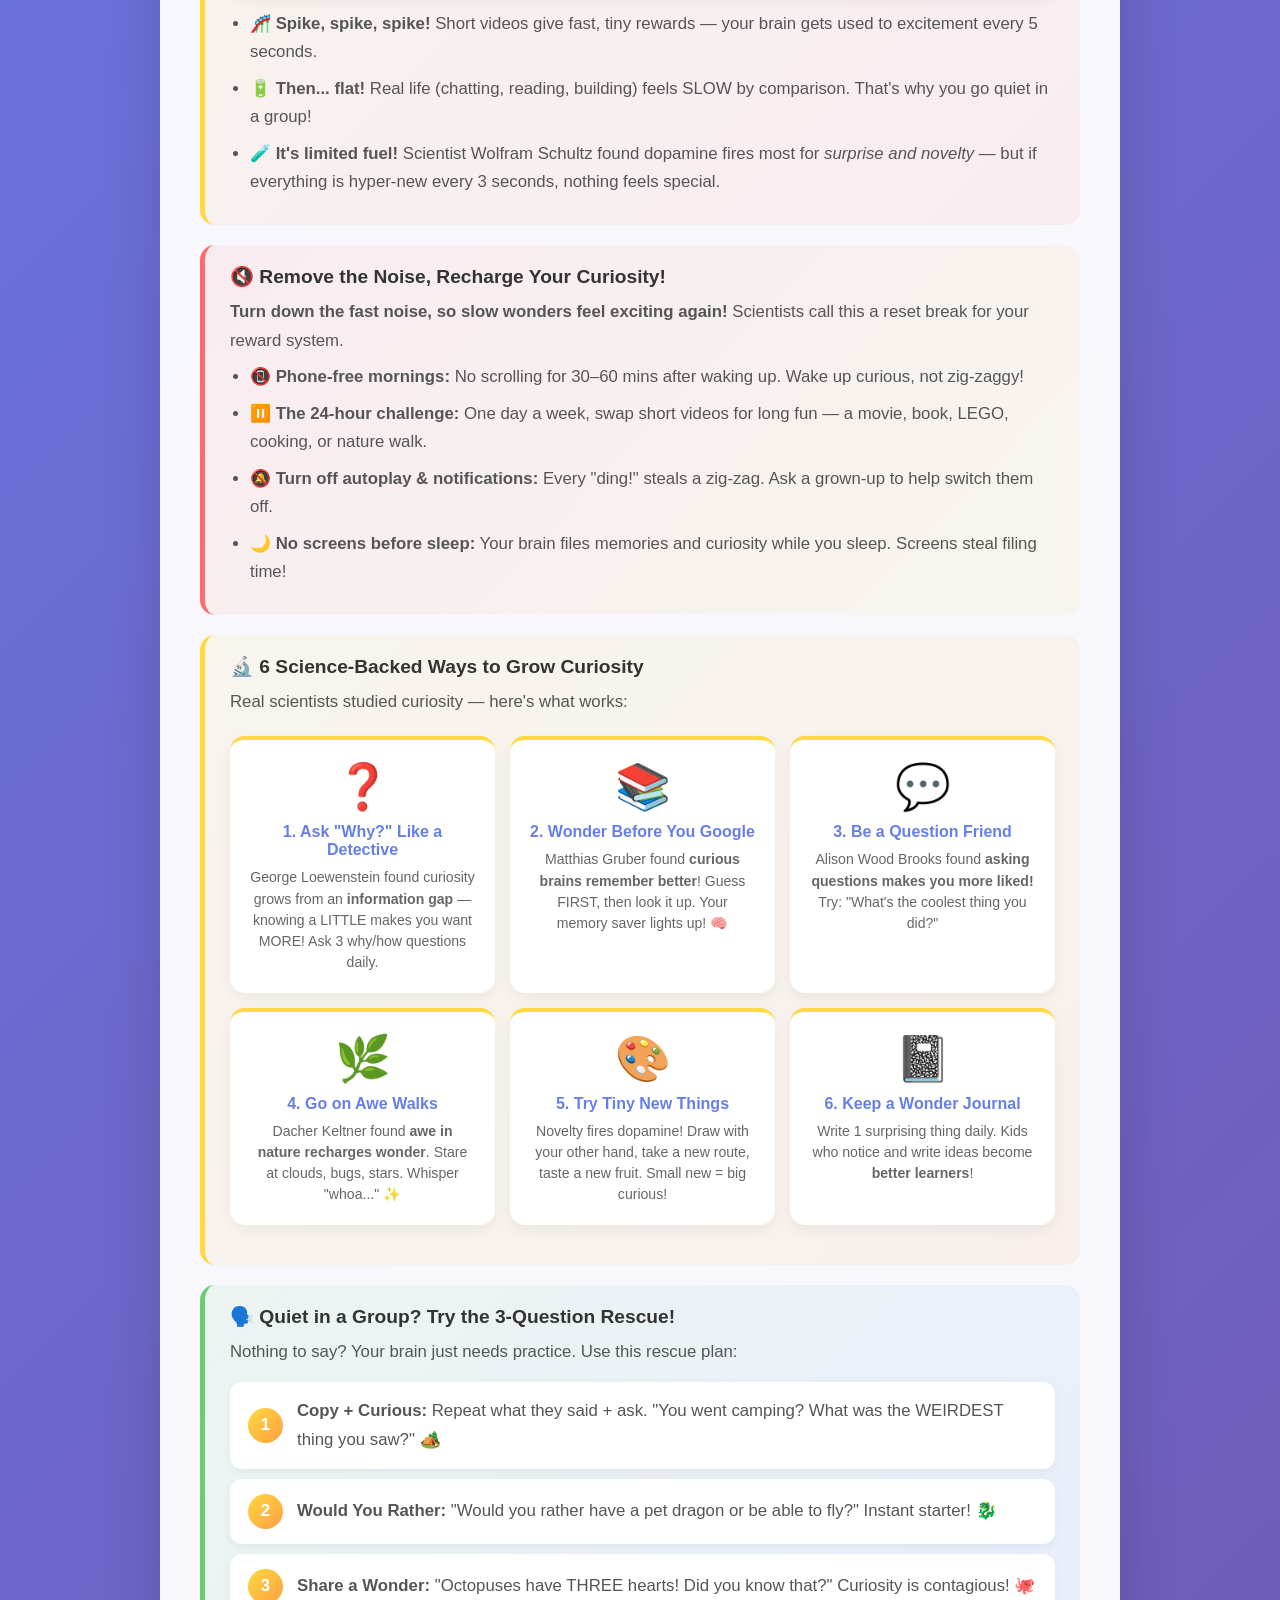
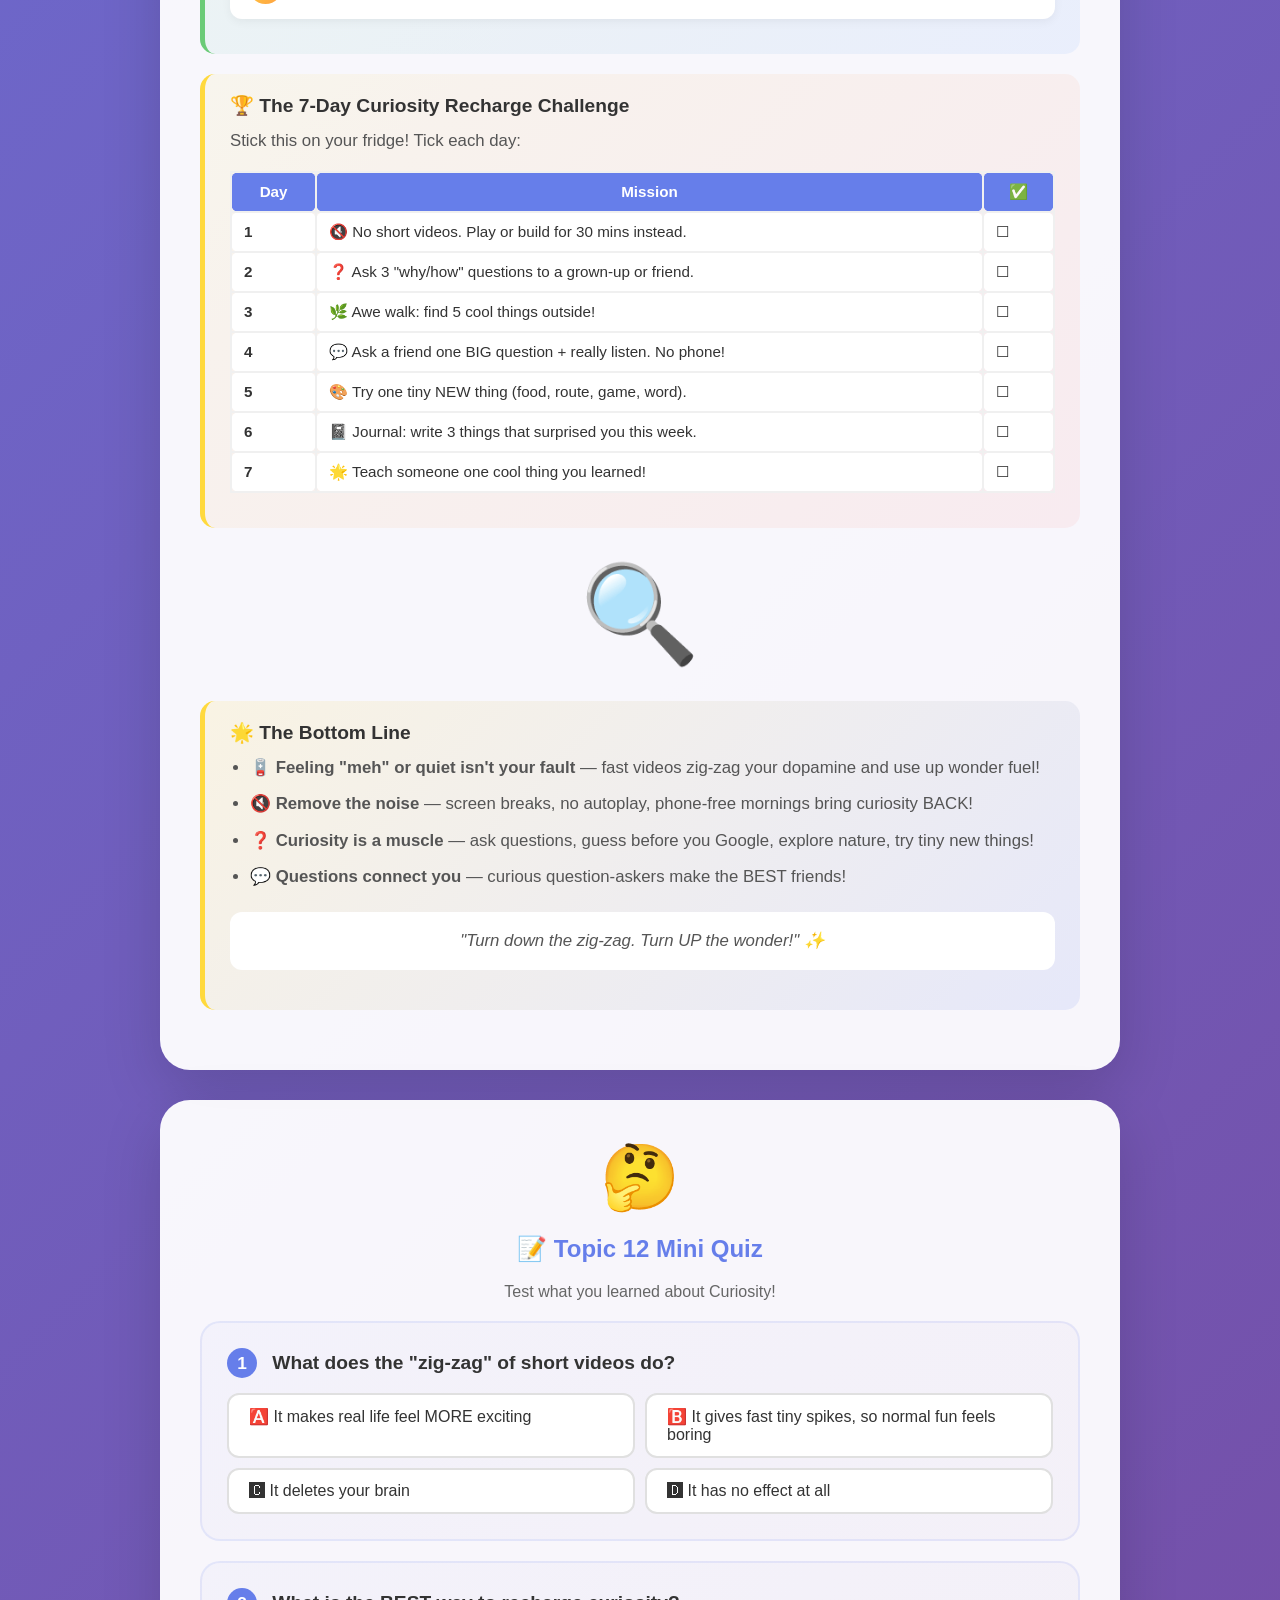
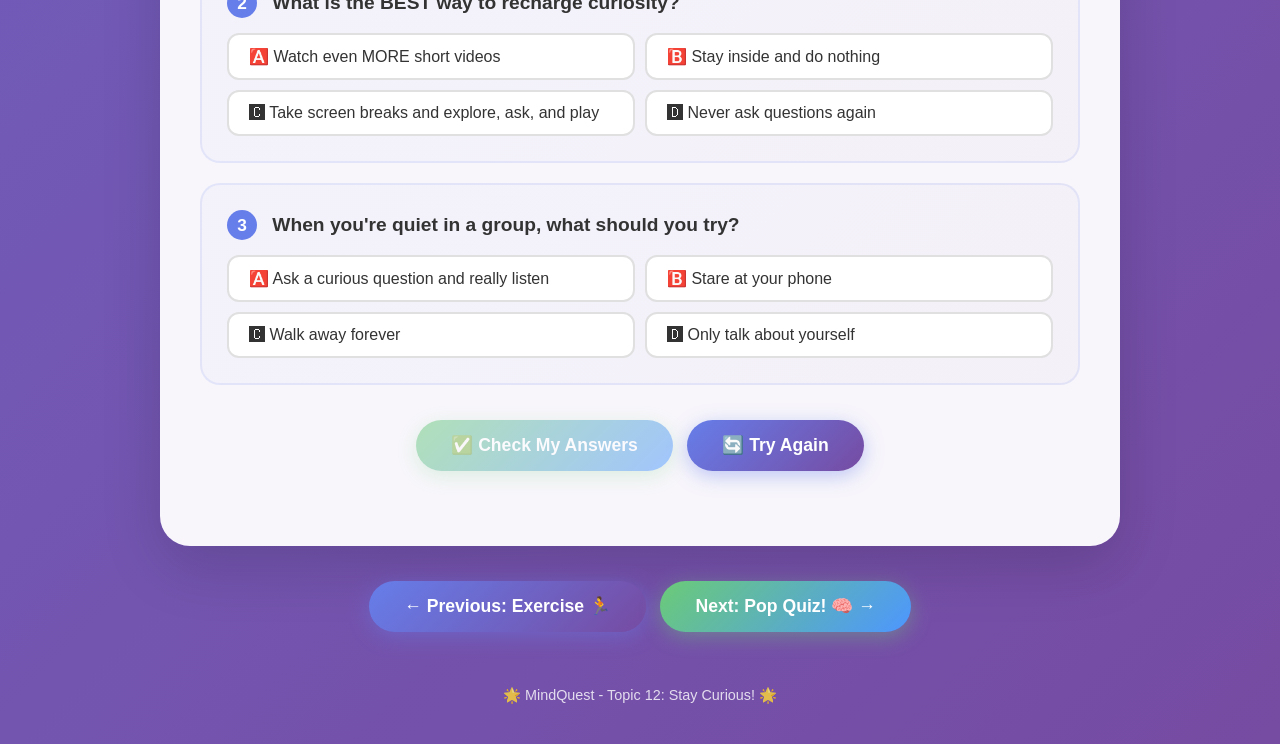
<file: course/topic12.html>
<!DOCTYPE html>
<html lang="en">
<head>
  <meta charset="UTF-8">
  <meta name="viewport" content="width=device-width, initial-scale=1.0">
  <title>Topic 12: Stay Curious! 🔍✨</title>
  <link rel="stylesheet" href="css/style.css">
  <style>
    .checklist { list-style: none; padding: 0; margin: 15px 0; }
    .checklist li {
      background: white; border-radius: 12px; padding: 12px 16px; margin: 8px 0;
      display: flex; gap: 12px; align-items: flex-start;
      box-shadow: 0 3px 10px rgba(0,0,0,0.05);
    }
    .zigzag {
      background: white; border-radius: 15px; padding: 20px; margin: 15px 0;
      text-align: center; box-shadow: 0 5px 15px rgba(0,0,0,0.06);
    }
    .zigzag .wave { font-size: 2em; letter-spacing: 2px; }
    .dopa-chart { width: 100%; max-width: 560px; margin: 10px auto 0; display: block; }
    .dopa-chart .zig-line {
      fill: none; stroke: #ff6b6b; stroke-width: 4; stroke-linecap: round; stroke-linejoin: round;
      stroke-dasharray: 1400; stroke-dashoffset: 1400;
      animation: zigDraw 4s ease-in-out infinite;
    }
    @keyframes zigDraw {
      0% { stroke-dashoffset: 1400; }
      55% { stroke-dashoffset: 0; }
      85% { stroke-dashoffset: 0; }
      100% { stroke-dashoffset: -1400; }
    }
    .dopa-chart .spike-dot { animation: spikePop 2s infinite; transform-box: fill-box; transform-origin: center; }
    @keyframes spikePop { 0%,100% { transform: scale(1); } 50% { transform: scale(1.5); } }
    .curiosity-grid {
      display: grid; grid-template-columns: repeat(auto-fit, minmax(200px, 1fr));
      gap: 15px; margin: 20px 0;
    }
    .curiosity-card {
      background: white; border-radius: 15px; padding: 20px; text-align: center;
      box-shadow: 0 5px 15px rgba(0,0,0,0.05); border-top: 4px solid #ffd93d;
      transition: transform 0.3s;
    }
    .curiosity-card:hover { transform: translateY(-5px); }
    .curiosity-card .c-icon { font-size: 2.8em; display: block; margin-bottom: 10px; animation: bounce 2s infinite; }
    .curiosity-card h4 { color: #667eea; margin-bottom: 8px; }
    .curiosity-card p { font-size: 0.88em; color: #666; line-height: 1.5; }
    .talk-steps { counter-reset: step; list-style: none; padding: 0; margin: 15px 0; }
    .talk-steps li {
      counter-increment: step; background: white; border-radius: 12px;
      padding: 15px 18px; margin: 10px 0; display: flex; gap: 14px; align-items: center;
      box-shadow: 0 3px 10px rgba(0,0,0,0.05);
    }
    .talk-steps li::before {
      content: counter(step); background: linear-gradient(135deg, #ffd93d, #ff9f43);
      color: white; font-weight: bold; width: 35px; height: 35px; border-radius: 50%;
      display: flex; align-items: center; justify-content: center; flex-shrink: 0;
    }
    .challenge-table { width: 100%; border-collapse: collapse; margin: 15px 0; font-size: 0.95em; }
    .challenge-table td, .challenge-table th { background: white; border: 2px solid #f0f0f0; padding: 10px 12px; border-radius: 8px; }
    .challenge-table th { background: #667eea; color: white; }
    .motivation-quote {
      text-align: center; font-style: italic; font-size: 1.15em; color: #667eea;
      margin: 20px 0; padding: 15px; background: white; border-radius: 12px;
    }
  </style>
</head>
<body>
  <div class="stars"></div>
  <div class="floating-shapes"></div>

  <div class="container">
    <nav class="nav-bar">
      <a href="index.html" class="logo">🌟 MindQuest</a>
      <div class="nav-links">
        <a href="index.html">🏠 Home</a>
        <a href="topic1.html">1</a>
        <a href="topic2.html">2</a>
        <a href="topic3.html">3</a>
        <a href="topic4.html">4</a>
        <a href="topic5.html">5</a>
        <a href="topic5a.html">5A</a>
        <a href="topic6.html">6</a>
        <a href="topic7.html">7</a>
        <a href="topic8.html">8</a>
        <a href="topic9.html">9</a>
        <a href="topic10.html">10</a>
        <a href="topic11.html">11</a>
        <a href="topic12.html" class="active">12</a>
        <a href="quiz.html">🧠 Quiz</a>
      </div>
    </nav>

    <div class="topic-content">
      <h1>🔍 Stay Curious!</h1>
      <span class="topic-icon">🔍</span>
      <p class="intro-text">
        Have you ever felt like you're <strong>not curious anymore</strong>? Like everything is
        <strong>"meh... boring..."</strong> 🥱 and you don't even feel like talking when you're
        with friends? You're not broken / wrong — your <strong>curiosity battery is just low</strong>!
        The good news? Scientists have discovered exactly how to <strong>recharge it</strong>! ⚡✨
      </p>

      <div class="illustration">
        <div class="emoji-row">
          <span>🔍</span>
          <span>🧠</span>
          <span>⚡</span>
          <span>💡</span>
          <span>🌟</span>
        </div>
      </div>
      <!-- 1. Is your curiosity low? -->
      <div class="info-box activity">
        <h3>🪫 Is Your Curiosity Battery Low?</h3>
        <p>See if any of these sound like you lately. Tick them in your head! ☝️</p>
        <ul class="checklist">
          <li>😐 <div><strong>"Meh, boring..."</strong> — games, hobbies, even fun stuff feels flat.</div></li>
          <li>🤐 <div><strong>Quiet in a group</strong> — with friends, you don't have much to say or ask. You just listen... or zone out.</div></li>
          <li>📱 <div><strong>Scroll, scroll, scroll</strong> — you'd rather watch short videos than play, build, read, or explore.</div></li>
          <li>❓ <div><strong>No more "why?" questions</strong> — you used to ask "why is the sky blue?" Now you don't even wonder.</div></li>
          <li>😴 <div><strong>Hard to start anything</strong> — homework, hobbies, even fun projects feel like climbing a mountain.</div></li>
        </ul>
        <p style="text-align:center; background:white; border-radius:10px; padding:10px; font-size:1.05em;">
          👉 Ticked 2 or more? Your curiosity battery is <strong>low — and that's fixable!</strong> 🔋✨
        </p>
      </div>

      <!-- 2. Dopamine zig zag -->
      <div class="info-box tip">
        <h3>⚡ Your Brain's Dopamine Zig-Zag!</h3>
        <p>
          Inside your brain there's a messenger called <strong>dopamine</strong> (say: DOH-puh-meen).
          Think of it like <strong>sparkle fuel</strong> ✨ that makes you feel excited, motivated, and curious!
        </p>
        <div class="zigzag">
          <div style="font-weight:bold; color:#667eea; margin-bottom:10px;">📱 What social media does to your sparkle fuel:</div>
          <svg class="dopa-chart" viewBox="0 0 560 240" role="img" aria-label="Line chart showing dopamine zig-zagging up and down with each short video">
            <line x1="45" y1="20" x2="45" y2="200" stroke="#ccc" stroke-width="2"/>
            <line x1="45" y1="200" x2="540" y2="200" stroke="#ccc" stroke-width="2"/>
            <text x="10" y="60" font-size="20">😃</text>
            <text x="10" y="175" font-size="20">😐</text>
            <text x="200" y="222" font-size="13" fill="#999">swipe 👆 swipe 👆 swipe 👆 swipe 👆</text>
            <polyline class="zig-line" points="45,170 95,60 145,160 195,55 245,155 295,50 345,150 395,60 445,155 495,70 535,160"/>
            <g font-size="18" text-anchor="middle">
              <text class="spike-dot" x="95" y="48">⚡</text>
              <text class="spike-dot" x="195" y="43" style="animation-delay:0.3s">⚡</text>
              <text class="spike-dot" x="295" y="38" style="animation-delay:0.6s">⚡</text>
              <text class="spike-dot" x="395" y="48" style="animation-delay:0.9s">⚡</text>
              <text class="spike-dot" x="495" y="58" style="animation-delay:1.2s">⚡</text>
              <text x="535" y="185">😵‍💫</text>
            </g>
          </svg>
          <p style="margin-top:10px; color:#666;">
            Every swipe, like, and funny short video gives you a <strong>TINY spike</strong> —
            <strong>up! down! up! down!</strong> Like a roller coaster that never stops! 🎢
          </p>
        </div>
        <ul>
          <li>🎢 <strong>Spike, spike, spike!</strong> Short videos give fast, tiny rewards — your brain gets used to excitement every 5 seconds.</li>
          <li>🔋 <strong>Then... flat!</strong> Real life (chatting, reading, building) feels SLOW by comparison. That's why you go quiet in a group!</li>
          <li>🧪 <strong>It's limited fuel!</strong> Scientist Wolfram Schultz found dopamine fires most for <em>surprise and novelty</em> — but if everything is hyper-new every 3 seconds, nothing feels special.</li>
        </ul>
      </div>

      <!-- 3. Remove the noise -->
      <div class="info-box story">
        <h3>🔇 Remove the Noise, Recharge Your Curiosity!</h3>
        <p><strong>Turn down the fast noise, so slow wonders feel exciting again!</strong> Scientists call this a reset break for your reward system.</p>
        <ul>
          <li>📵 <strong>Phone-free mornings:</strong> No scrolling for 30–60 mins after waking up. Wake up curious, not zig-zaggy!</li>
          <li>⏸️ <strong>The 24-hour challenge:</strong> One day a week, swap short videos for long fun — a movie, book, LEGO, cooking, or nature walk.</li>
          <li>🔕 <strong>Turn off autoplay &amp; notifications:</strong> Every "ding!" steals a zig-zag. Ask a grown-up to help switch them off.</li>
          <li>🌙 <strong>No screens before sleep:</strong> Your brain files memories and curiosity while you sleep. Screens steal filing time!</li>
        </ul>
      </div>

      <!-- 4. Research-backed curiosity builders -->
      <div class="info-box" style="border-left-color:#ffd93d; background:linear-gradient(135deg,#ffd93d15,#ff9f4315);">
        <h3>🔬 6 Science-Backed Ways to Grow Curiosity</h3>
        <p>Real scientists studied curiosity — here's what works:</p>
        <div class="curiosity-grid">
          <div class="curiosity-card">
            <span class="c-icon">❓</span>
            <h4>1. Ask "Why?" Like a Detective</h4>
            <p>George Loewenstein found curiosity grows from an <strong>information gap</strong> — knowing a LITTLE makes you want MORE! Ask 3 why/how questions daily.</p>
          </div>
          <div class="curiosity-card">
            <span class="c-icon">📚</span>
            <h4>2. Wonder Before You Google</h4>
            <p>Matthias Gruber found <strong>curious brains remember better</strong>! Guess FIRST, then look it up. Your memory saver lights up! 🧠</p>
          </div>
          <div class="curiosity-card">
            <span class="c-icon">💬</span>
            <h4>3. Be a Question Friend</h4>
            <p>Alison Wood Brooks found <strong>asking questions makes you more liked!</strong> Try: "What's the coolest thing you did?"</p>
          </div>
          <div class="curiosity-card">
            <span class="c-icon">🌿</span>
            <h4>4. Go on Awe Walks</h4>
            <p>Dacher Keltner found <strong>awe in nature recharges wonder</strong>. Stare at clouds, bugs, stars. Whisper "whoa..." ✨</p>
          </div>
          <div class="curiosity-card">
            <span class="c-icon">🎨</span>
            <h4>5. Try Tiny New Things</h4>
            <p>Novelty fires dopamine! Draw with your other hand, take a new route, taste a new fruit. Small new = big curious!</p>
          </div>
          <div class="curiosity-card">
            <span class="c-icon">📓</span>
            <h4>6. Keep a Wonder Journal</h4>
            <p>Write 1 surprising thing daily. Kids who notice and write ideas become <strong>better learners</strong>!</p>
          </div>
        </div>
      </div>

      <!-- 5. Talk in groups -->
      <div class="info-box activity">
        <h3>🗣️ Quiet in a Group? Try the 3-Question Rescue!</h3>
        <p>Nothing to say? Your brain just needs practice. Use this rescue plan:</p>
        <ol class="talk-steps">
          <li><div><strong>Copy + Curious:</strong> Repeat what they said + ask. "You went camping? What was the WEIRDEST thing you saw?" 🏕️</div></li>
          <li><div><strong>Would You Rather:</strong> "Would you rather have a pet dragon or be able to fly?" Instant starter! 🐉</div></li>
          <li><div><strong>Share a Wonder:</strong> "Octopuses have THREE hearts! Did you know that?" Curiosity is contagious! 🐙</div></li>
        </ol>
      </div>

      <!-- 6. 7-day challenge -->
      <div class="info-box tip">
        <h3>🏆 The 7-Day Curiosity Recharge Challenge</h3>
        <p>Stick this on your fridge! Tick each day:</p>
        <table class="challenge-table">
          <tr><th>Day</th><th>Mission</th><th>✅</th></tr>
          <tr><td><strong>1</strong></td><td>🔇 No short videos. Play or build for 30 mins instead.</td><td>☐</td></tr>
          <tr><td><strong>2</strong></td><td>❓ Ask 3 "why/how" questions to a grown-up or friend.</td><td>☐</td></tr>
          <tr><td><strong>3</strong></td><td>🌿 Awe walk: find 5 cool things outside!</td><td>☐</td></tr>
          <tr><td><strong>4</strong></td><td>💬 Ask a friend one BIG question + really listen. No phone!</td><td>☐</td></tr>
          <tr><td><strong>5</strong></td><td>🎨 Try one tiny NEW thing (food, route, game, word).</td><td>☐</td></tr>
          <tr><td><strong>6</strong></td><td>📓 Journal: write 3 things that surprised you this week.</td><td>☐</td></tr>
          <tr><td><strong>7</strong></td><td>🌟 Teach someone one cool thing you learned!</td><td>☐</td></tr>
        </table>
      </div>

      <div class="illustration">
        <span class="emoji-big">🔍</span>
      </div>

      <div class="info-box" style="background: linear-gradient(135deg, #ffd93d20, #667eea20); border-left-color: #ffd93d;">
        <h3>🌟 The Bottom Line</h3>
        <ul>
          <li>🪫 <strong>Feeling "meh" or quiet isn't your fault</strong> — fast videos zig-zag your dopamine and use up wonder fuel!</li>
          <li>🔇 <strong>Remove the noise</strong> — screen breaks, no autoplay, phone-free mornings bring curiosity BACK!</li>
          <li>❓ <strong>Curiosity is a muscle</strong> — ask questions, guess before you Google, explore nature, try tiny new things!</li>
          <li>💬 <strong>Questions connect you</strong> — curious question-askers make the BEST friends!</li>
        </ul>
        <p class="motivation-quote">
          "Turn down the zig-zag. Turn UP the wonder!" ✨
        </p>
      </div>
    </div>

    <!-- Mini Quiz -->
    <div class="quiz-container">
      <span class="quiz-icon">🤔</span>
      <h2 style="text-align:center; color:#667eea; margin-bottom:20px;">📝 Topic 12 Mini Quiz</h2>
      <p style="text-align:center; color:#666; margin-bottom:20px;">Test what you learned about Curiosity!</p>

      <div class="question" data-correct="b">
        <h3><span class="q-number">1</span> What does the "zig-zag" of short videos do?</h3>
        <div class="options">
          <div class="option" data-value="a">🅰️ It makes real life feel MORE exciting</div>
          <div class="option" data-value="b">🅱️ It gives fast tiny spikes, so normal fun feels boring</div>
          <div class="option" data-value="c">🅲️ It deletes your brain</div>
          <div class="option" data-value="d">🅳️ It has no effect at all</div>
        </div>
      </div>

      <div class="question" data-correct="c">
        <h3><span class="q-number">2</span> What is the BEST way to recharge curiosity?</h3>
        <div class="options">
          <div class="option" data-value="a">🅰️ Watch even MORE short videos</div>
          <div class="option" data-value="b">🅱️ Stay inside and do nothing</div>
          <div class="option" data-value="c">🅲️ Take screen breaks and explore, ask, and play</div>
          <div class="option" data-value="d">🅳️ Never ask questions again</div>
        </div>
      </div>

      <div class="question" data-correct="a">
        <h3><span class="q-number">3</span> When you're quiet in a group, what should you try?</h3>
        <div class="options">
          <div class="option" data-value="a">🅰️ Ask a curious question and really listen</div>
          <div class="option" data-value="b">🅱️ Stare at your phone</div>
          <div class="option" data-value="c">🅲️ Walk away forever</div>
          <div class="option" data-value="d">🅳️ Only talk about yourself</div>
        </div>
      </div>

      <div class="btn-group">
        <button class="btn btn-success mini-submit" disabled style="opacity:0.5; cursor:not-allowed;">✅ Check My Answers</button>
        <button class="btn btn-primary mini-reset">🔄 Try Again</button>
      </div>

      <div class="quiz-result mini-result">
        <span class="result-icon">🌟</span>
        <h2>Your Mini Quiz Result</h2>
        <div class="score">0 / 3</div>
        <p class="result-message"></p>
        <div class="answers-review"></div>
      </div>
    </div>

    <div class="btn-group">
      <a href="topic11.html" class="btn btn-primary prev-link">← Previous: Exercise 🏃</a>
      <a href="quiz.html" class="btn btn-success next-link">Next: Pop Quiz! 🧠 →</a>
    </div>

    <footer class="footer">
      <p>🌟 MindQuest - Topic 12: Stay Curious! 🌟</p>
    </footer>
  </div>

  <script src="js/script.js"></script>
</body>
</html>
</file>
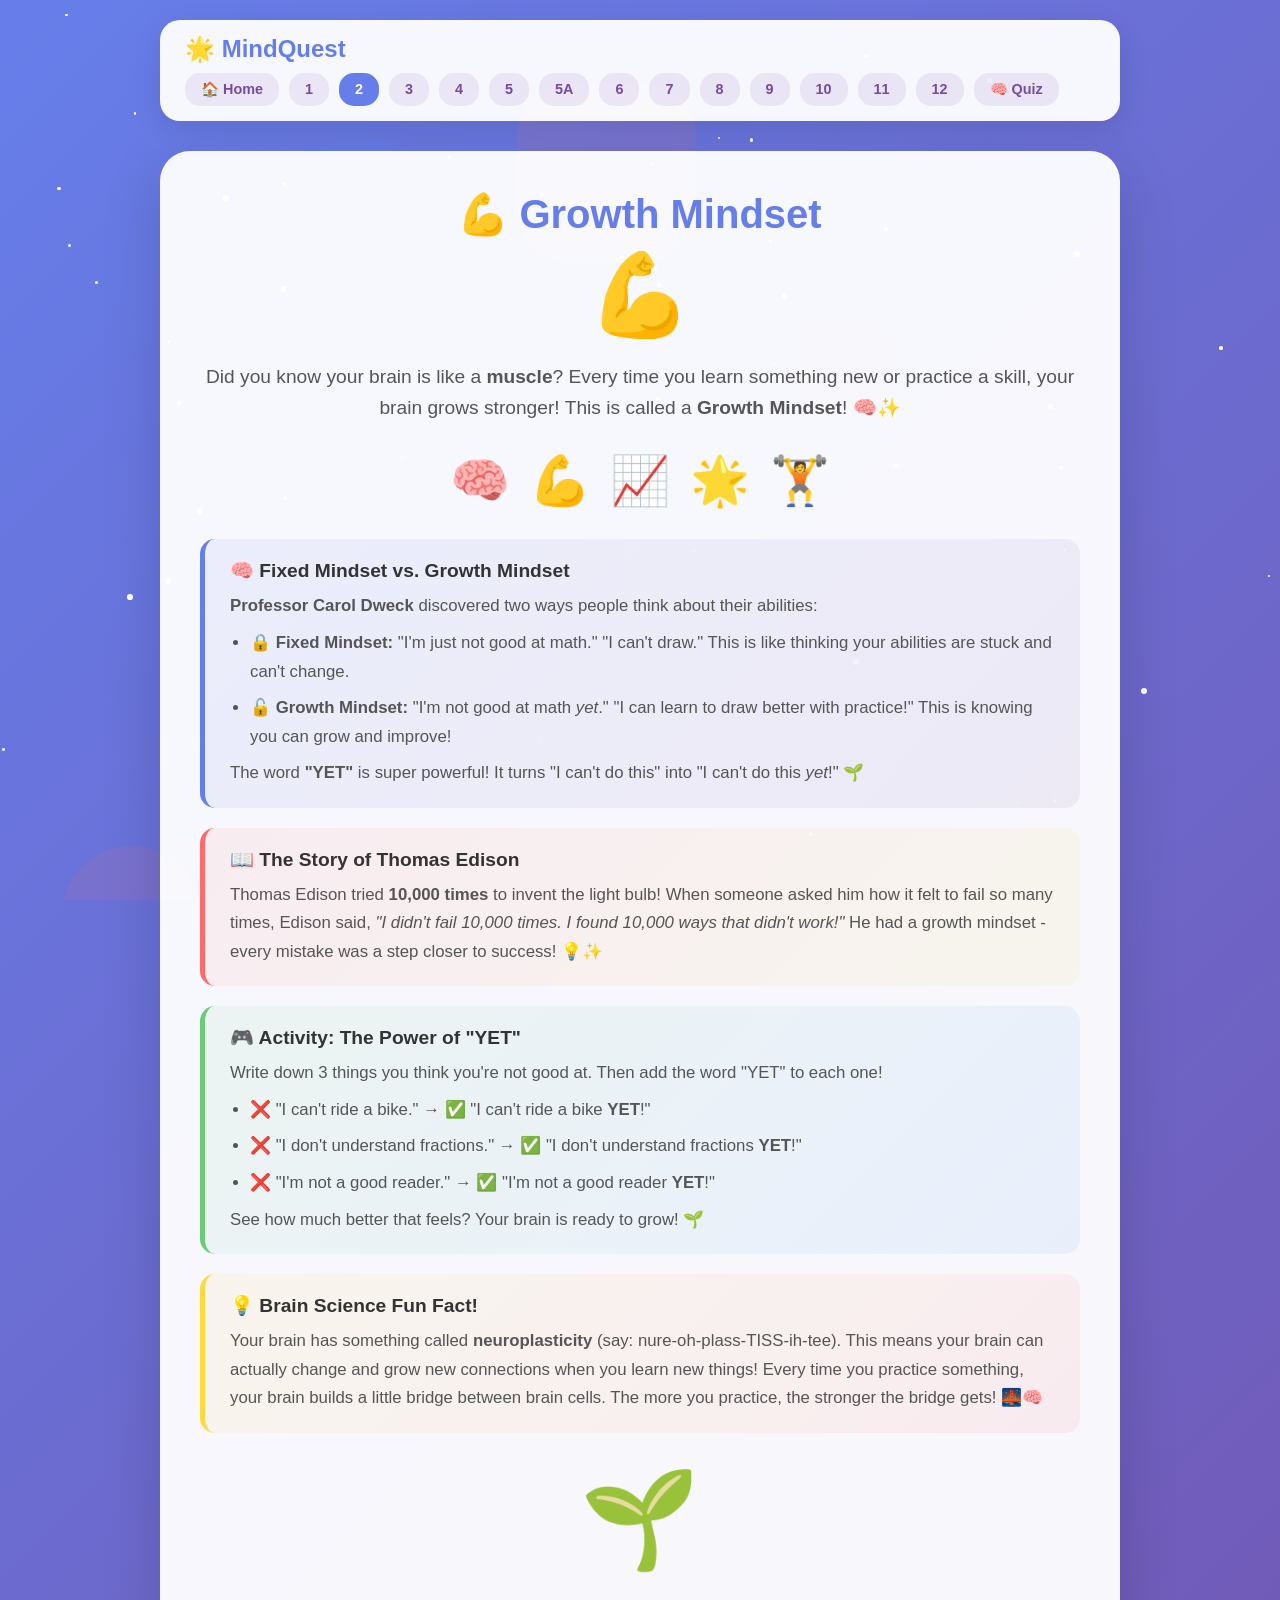
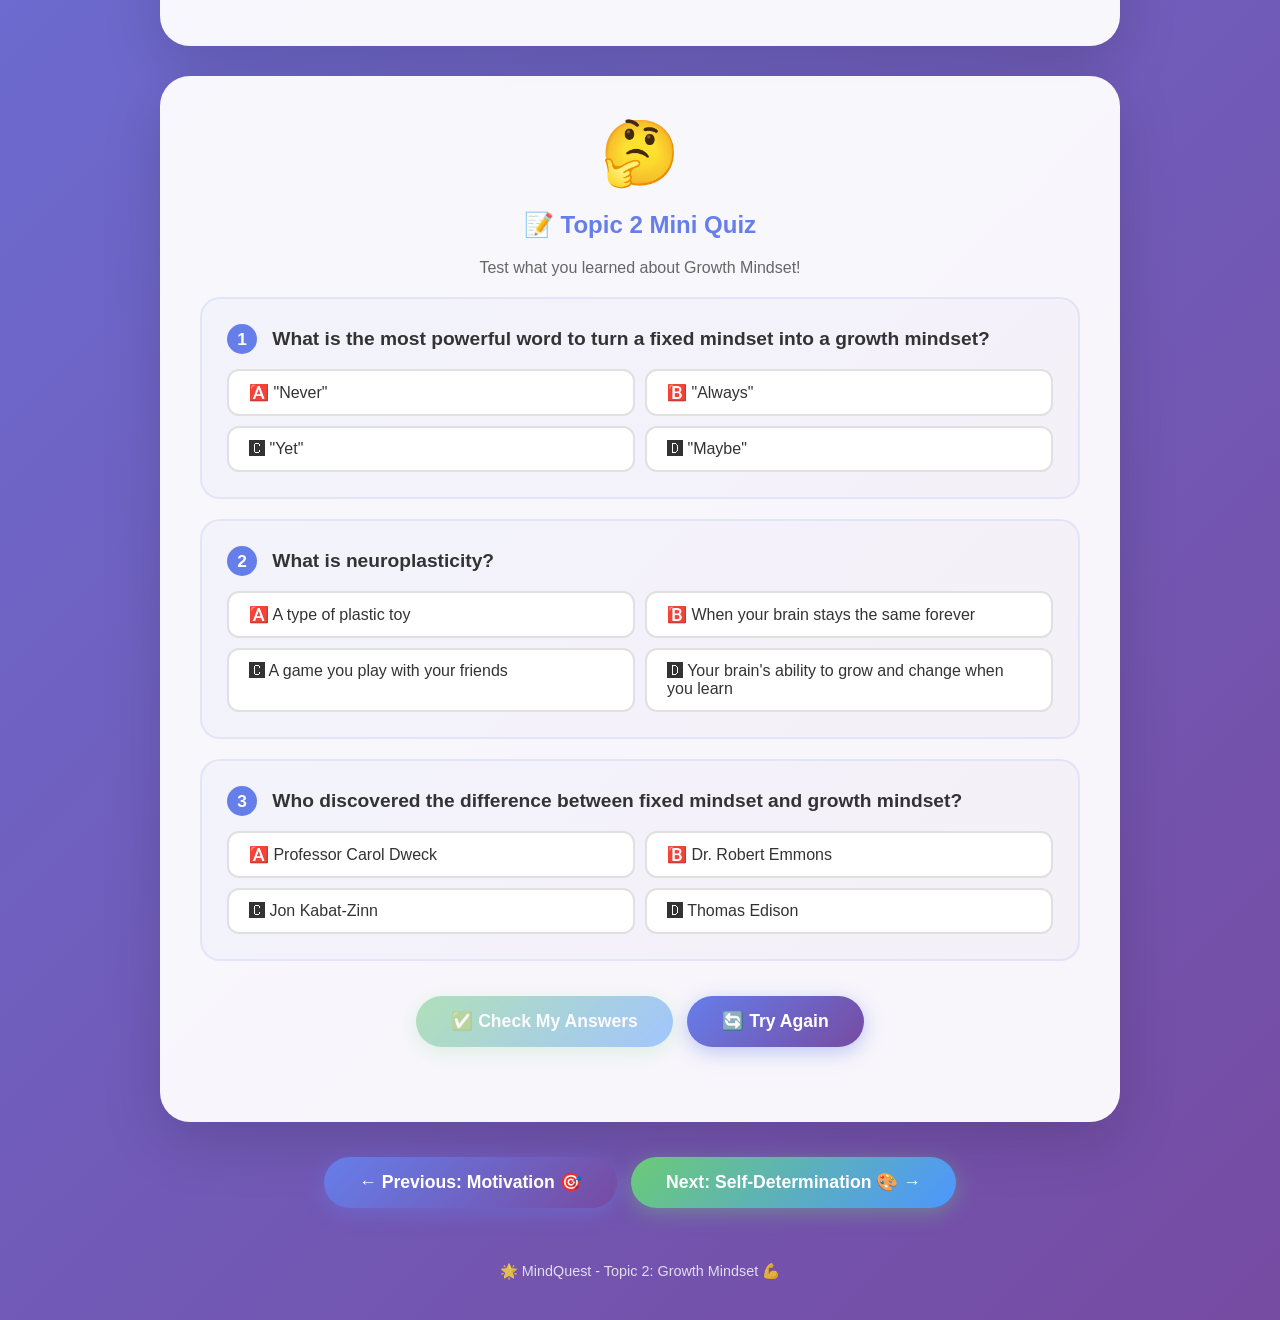
<file: course/topic2.html>
<!DOCTYPE html>
<html lang="en">
<head>
  <meta charset="UTF-8">
  <meta name="viewport" content="width=device-width, initial-scale=1.0">
  <title>Topic 2: Growth Mindset 💪</title>
  <link rel="stylesheet" href="css/style.css">
</head>
<body>
  <div class="stars"></div>
  <div class="floating-shapes"></div>

  <div class="container">
    <nav class="nav-bar">
      <a href="index.html" class="logo">🌟 MindQuest</a>
      <div class="nav-links">
        <a href="index.html">🏠 Home</a>
        <a href="topic1.html">1</a>
        <a href="topic2.html" class="active">2</a>
        <a href="topic3.html">3</a>
        <a href="topic4.html">4</a>
        <a href="topic5.html">5</a>
        <a href="topic5a.html">5A</a>
        <a href="topic6.html">6</a>
        <a href="topic7.html">7</a>
        <a href="topic8.html">8</a>
        <a href="topic9.html">9</a>
        <a href="topic10.html">10</a>
        <a href="topic11.html">11</a>
        <a href="topic12.html">12</a>
        <a href="quiz.html">🧠 Quiz</a>
      </div>
    </nav>

    <div class="topic-content">
      <h1>💪 Growth Mindset</h1>
      <span class="topic-icon">💪</span>
      <p class="intro-text">
        Did you know your brain is like a <strong>muscle</strong>? Every time you learn something 
        new or practice a skill, your brain grows stronger! This is called a <strong>Growth Mindset</strong>! 🧠✨
      </p>

      <div class="illustration">
        <div class="emoji-row">
          <span>🧠</span>
          <span>💪</span>
          <span>📈</span>
          <span>🌟</span>
          <span>🏋️</span>
        </div>
      </div>

      <div class="info-box">
        <h3>🧠 Fixed Mindset vs. Growth Mindset</h3>
        <p>
          <strong>Professor Carol Dweck</strong> discovered two ways people think about their abilities:
        </p>
        <ul>
          <li>
            <strong>🔒 Fixed Mindset:</strong> "I'm just not good at math." "I can't draw." 
            This is like thinking your abilities are stuck and can't change.
          </li>
          <li>
            <strong>🔓 Growth Mindset:</strong> "I'm not good at math <em>yet</em>." 
            "I can learn to draw better with practice!" This is knowing you can grow and improve!
          </li>
        </ul>
        <p>
          The word <strong>"YET"</strong> is super powerful! It turns "I can't do this" into 
          "I can't do this <em>yet</em>!" 🌱
        </p>
      </div>

      <div class="info-box story">
        <h3>📖 The Story of Thomas Edison</h3>
        <p>
          Thomas Edison tried <strong>10,000 times</strong> to invent the light bulb! When someone 
          asked him how it felt to fail so many times, Edison said, <em>"I didn't fail 10,000 times. 
          I found 10,000 ways that didn't work!"</em> He had a growth mindset - every mistake was 
          a step closer to success! 💡✨
        </p>
      </div>

      <div class="info-box activity">
        <h3>🎮 Activity: The Power of "YET"</h3>
        <p>Write down 3 things you think you're not good at. Then add the word "YET" to each one!</p>
        <ul>
          <li>❌ "I can't ride a bike." → ✅ "I can't ride a bike <strong>YET</strong>!"</li>
          <li>❌ "I don't understand fractions." → ✅ "I don't understand fractions <strong>YET</strong>!"</li>
          <li>❌ "I'm not a good reader." → ✅ "I'm not a good reader <strong>YET</strong>!"</li>
        </ul>
        <p>See how much better that feels? Your brain is ready to grow! 🌱</p>
      </div>

      <div class="info-box tip">
        <h3>💡 Brain Science Fun Fact!</h3>
        <p>
          Your brain has something called <strong>neuroplasticity</strong> (say: nure-oh-plass-TISS-ih-tee). 
          This means your brain can actually change and grow new connections when you learn new things! 
          Every time you practice something, your brain builds a little bridge between brain cells. 
          The more you practice, the stronger the bridge gets! 🌉🧠
        </p>
      </div>

      <div class="illustration">
        <span class="emoji-big">🌱</span>
      </div>
    </div>

    <!-- Mini Quiz -->
    <div class="quiz-container">
      <span class="quiz-icon">🤔</span>
      <h2 style="text-align:center; color:#667eea; margin-bottom:20px;">📝 Topic 2 Mini Quiz</h2>
      <p style="text-align:center; color:#666; margin-bottom:20px;">Test what you learned about Growth Mindset!</p>

      <div class="question" data-correct="c">
        <h3><span class="q-number">1</span> What is the most powerful word to turn a fixed mindset into a growth mindset?</h3>
        <div class="options">
          <div class="option" data-value="a">🅰️ "Never"</div>
          <div class="option" data-value="b">🅱️ "Always"</div>
          <div class="option" data-value="c">🅲️ "Yet"</div>
          <div class="option" data-value="d">🅳️ "Maybe"</div>
        </div>
      </div>

      <div class="question" data-correct="d">
        <h3><span class="q-number">2</span> What is neuroplasticity?</h3>
        <div class="options">
          <div class="option" data-value="a">🅰️ A type of plastic toy</div>
          <div class="option" data-value="b">🅱️ When your brain stays the same forever</div>
          <div class="option" data-value="c">🅲️ A game you play with your friends</div>
          <div class="option" data-value="d">🅳️ Your brain's ability to grow and change when you learn</div>
        </div>
      </div>

      <div class="question" data-correct="a">
        <h3><span class="q-number">3</span> Who discovered the difference between fixed mindset and growth mindset?</h3>
        <div class="options">
          <div class="option" data-value="a">🅰️ Professor Carol Dweck</div>
          <div class="option" data-value="b">🅱️ Dr. Robert Emmons</div>
          <div class="option" data-value="c">🅲️ Jon Kabat-Zinn</div>
          <div class="option" data-value="d">🅳️ Thomas Edison</div>
        </div>
      </div>

      <div class="btn-group">
        <button class="btn btn-success mini-submit" disabled style="opacity:0.5; cursor:not-allowed;">✅ Check My Answers</button>
        <button class="btn btn-primary mini-reset">🔄 Try Again</button>
      </div>

      <div class="quiz-result mini-result">
        <span class="result-icon">🌟</span>
        <h2>Your Mini Quiz Result</h2>
        <div class="score">0 / 3</div>
        <p class="result-message"></p>
        <div class="answers-review"></div>
      </div>
    </div>

    <div class="btn-group">
      <a href="topic1.html" class="btn btn-primary prev-link">← Previous: Motivation 🎯</a>
      <a href="topic3.html" class="btn btn-success next-link">Next: Self-Determination 🎨 →</a>
    </div>

    <footer class="footer">
      <p>🌟 MindQuest - Topic 2: Growth Mindset 💪</p>
    </footer>
  </div>

  <script src="js/script.js"></script>
</body>
</html>
</file>
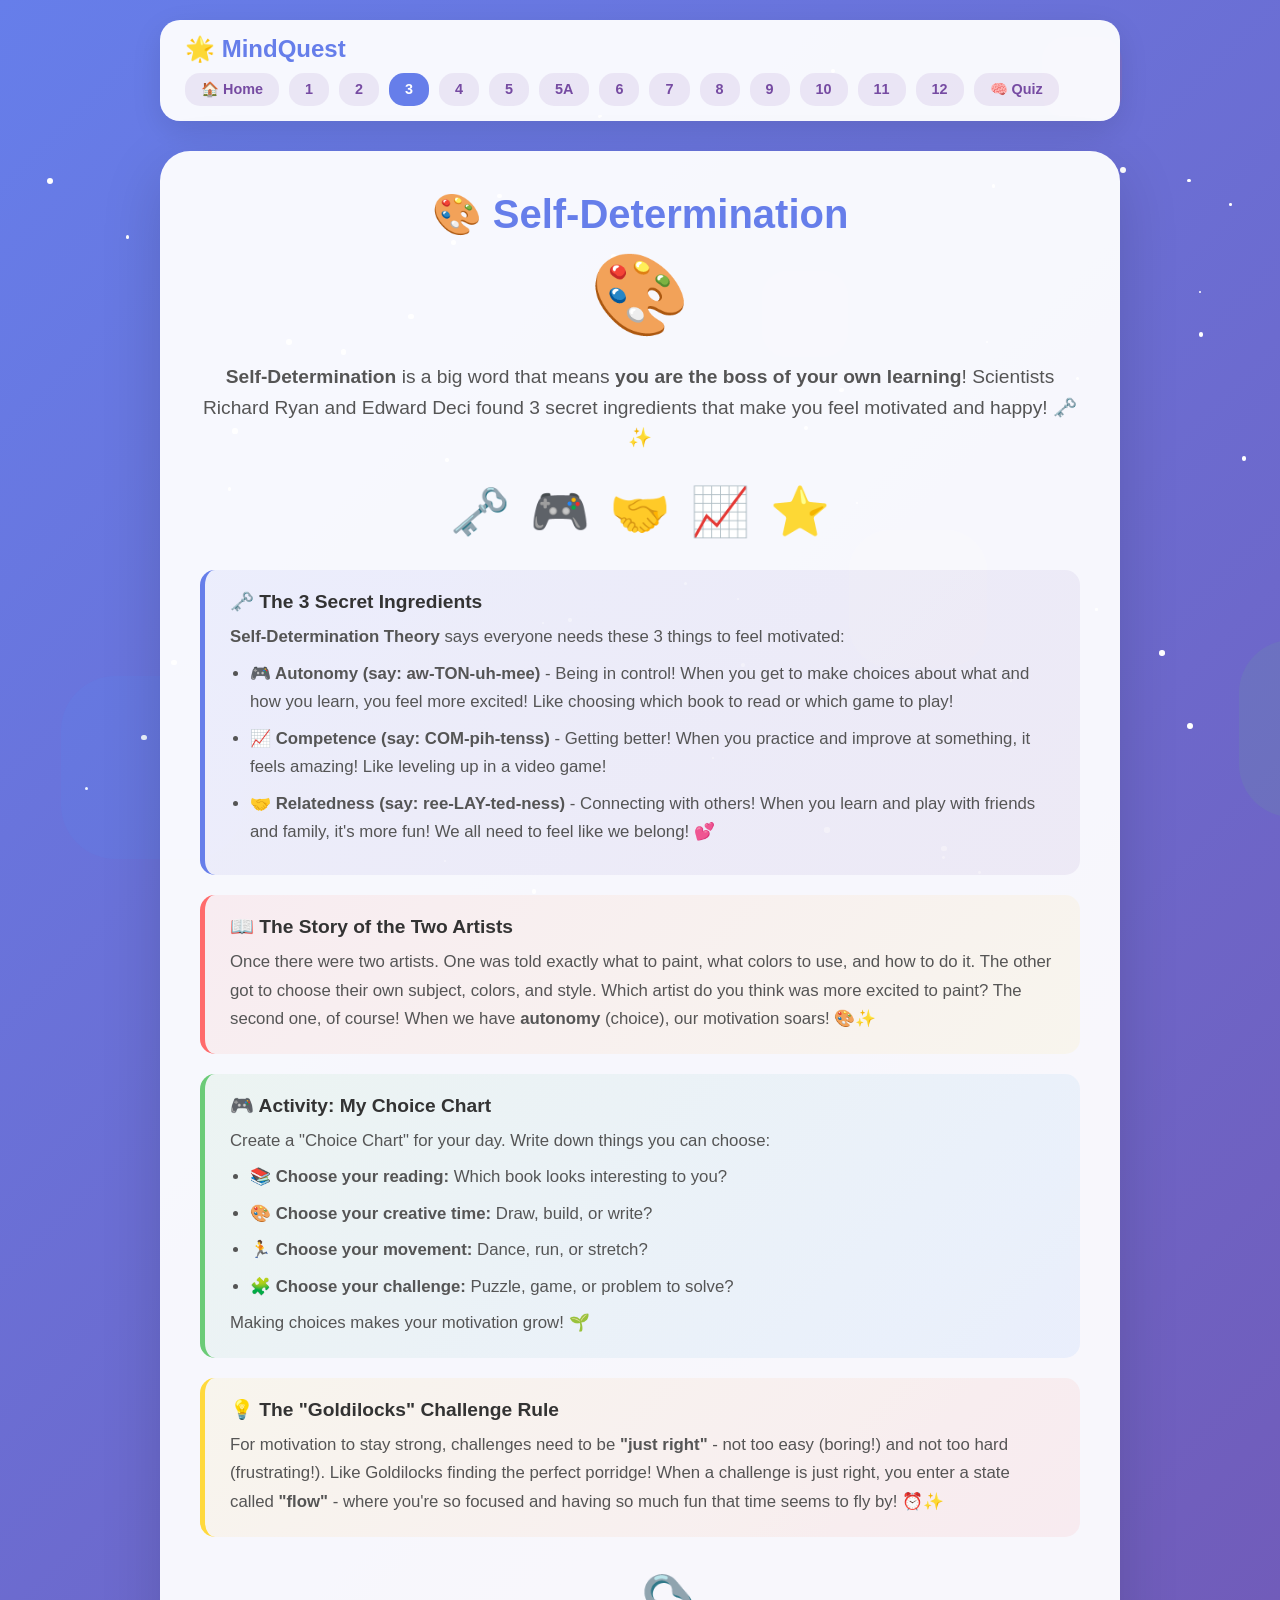
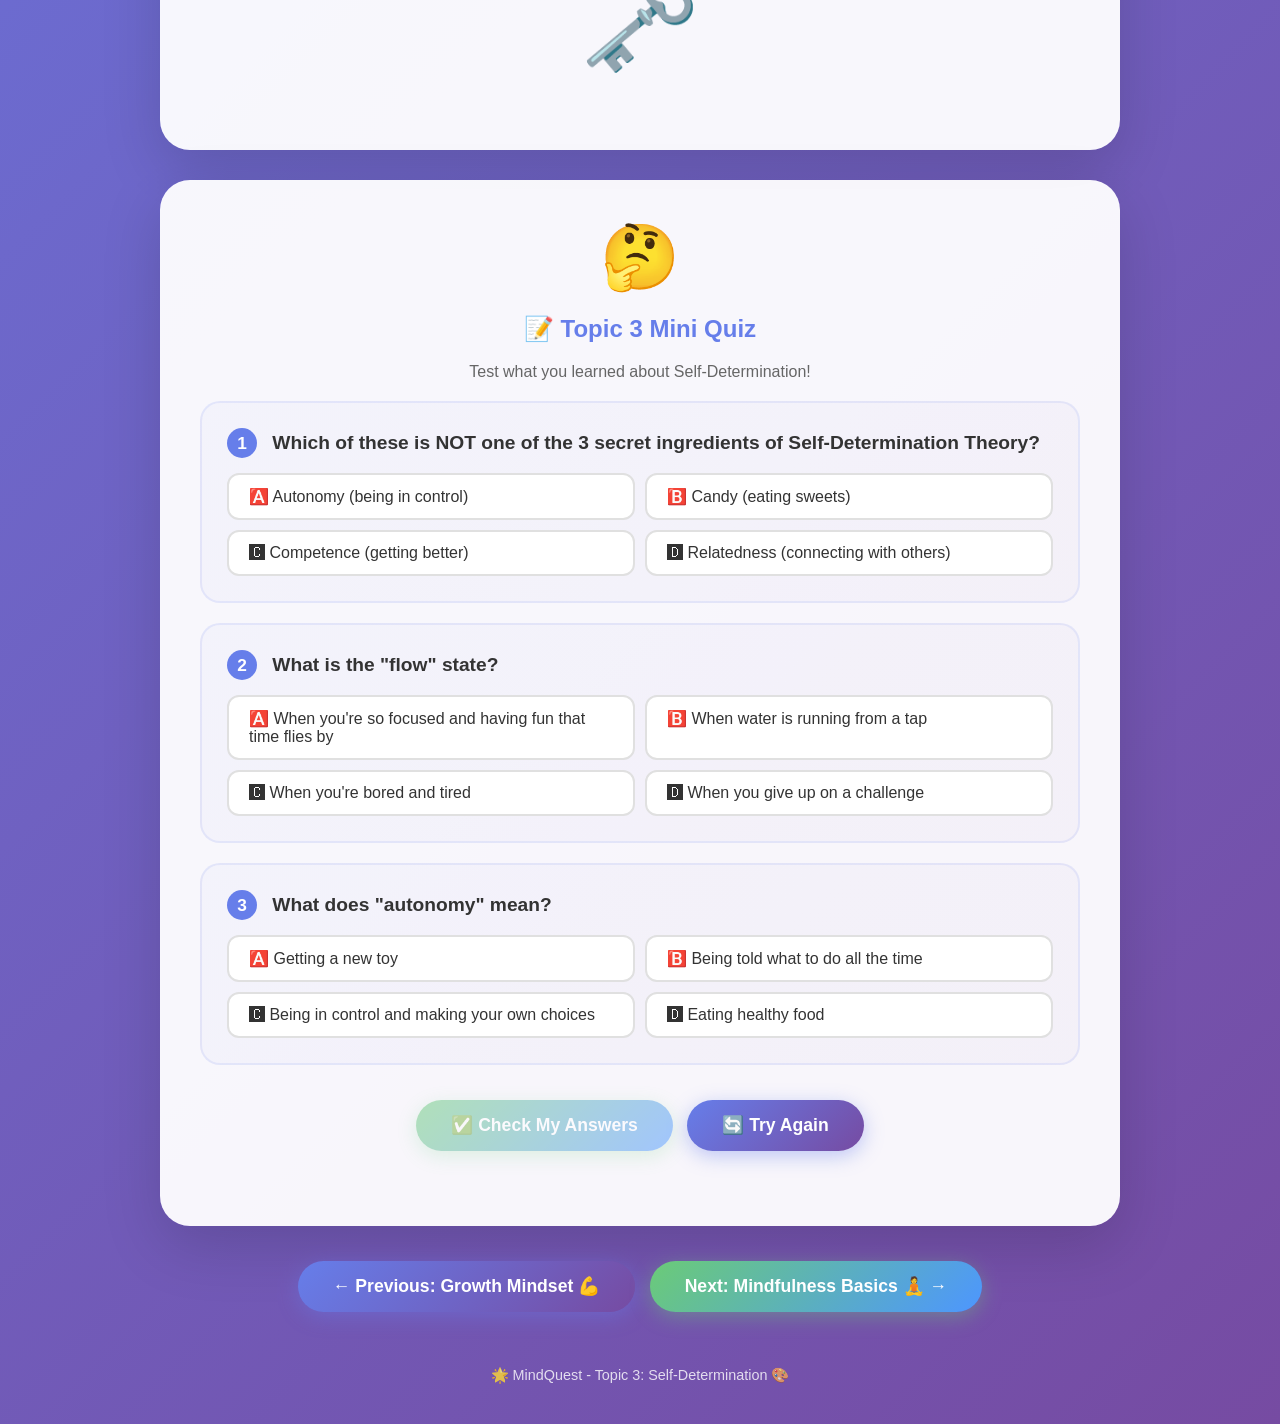
<file: course/topic3.html>
<!DOCTYPE html>
<html lang="en">
<head>
  <meta charset="UTF-8">
  <meta name="viewport" content="width=device-width, initial-scale=1.0">
  <title>Topic 3: Self-Determination 🎨</title>
  <link rel="stylesheet" href="css/style.css">
</head>
<body>
  <div class="stars"></div>
  <div class="floating-shapes"></div>

  <div class="container">
    <nav class="nav-bar">
      <a href="index.html" class="logo">🌟 MindQuest</a>
      <div class="nav-links">
        <a href="index.html">🏠 Home</a>
        <a href="topic1.html">1</a>
        <a href="topic2.html">2</a>
        <a href="topic3.html" class="active">3</a>
        <a href="topic4.html">4</a>
        <a href="topic5.html">5</a>
        <a href="topic5a.html">5A</a>
        <a href="topic6.html">6</a>
        <a href="topic7.html">7</a>
        <a href="topic8.html">8</a>
        <a href="topic9.html">9</a>
        <a href="topic10.html">10</a>
        <a href="topic11.html">11</a>
        <a href="topic12.html">12</a>
        <a href="quiz.html">🧠 Quiz</a>
      </div>
    </nav>

    <div class="topic-content">
      <h1>🎨 Self-Determination</h1>
      <span class="topic-icon">🎨</span>
      <p class="intro-text">
        <strong>Self-Determination</strong> is a big word that means <strong>you are the boss of your own learning</strong>! 
        Scientists Richard Ryan and Edward Deci found 3 secret ingredients that make you feel motivated and happy! 🗝️✨
      </p>

      <div class="illustration">
        <div class="emoji-row">
          <span>🗝️</span>
          <span>🎮</span>
          <span>🤝</span>
          <span>📈</span>
          <span>⭐</span>
        </div>
      </div>

      <div class="info-box">
        <h3>🗝️ The 3 Secret Ingredients</h3>
        <p>
          <strong>Self-Determination Theory</strong> says everyone needs these 3 things to feel motivated:
        </p>
        <ul>
          <li>
            <strong>🎮 Autonomy (say: aw-TON-uh-mee)</strong> - Being in control! 
            When you get to make choices about what and how you learn, you feel more excited! 
            Like choosing which book to read or which game to play!
          </li>
          <li>
            <strong>📈 Competence (say: COM-pih-tenss)</strong> - Getting better! 
            When you practice and improve at something, it feels amazing! 
            Like leveling up in a video game!
          </li>
          <li>
            <strong>🤝 Relatedness (say: ree-LAY-ted-ness)</strong> - Connecting with others! 
            When you learn and play with friends and family, it's more fun! 
            We all need to feel like we belong! 💕
          </li>
        </ul>
      </div>

      <div class="info-box story">
        <h3>📖 The Story of the Two Artists</h3>
        <p>
          Once there were two artists. One was told exactly what to paint, what colors to use, 
          and how to do it. The other got to choose their own subject, colors, and style. 
          Which artist do you think was more excited to paint? The second one, of course! 
          When we have <strong>autonomy</strong> (choice), our motivation soars! 🎨✨
        </p>
      </div>

      <div class="info-box activity">
        <h3>🎮 Activity: My Choice Chart</h3>
        <p>Create a "Choice Chart" for your day. Write down things you can choose:</p>
        <ul>
          <li>📚 <strong>Choose your reading:</strong> Which book looks interesting to you?</li>
          <li>🎨 <strong>Choose your creative time:</strong> Draw, build, or write?</li>
          <li>🏃 <strong>Choose your movement:</strong> Dance, run, or stretch?</li>
          <li>🧩 <strong>Choose your challenge:</strong> Puzzle, game, or problem to solve?</li>
        </ul>
        <p>Making choices makes your motivation grow! 🌱</p>
      </div>

      <div class="info-box tip">
        <h3>💡 The "Goldilocks" Challenge Rule</h3>
        <p>
          For motivation to stay strong, challenges need to be <strong>"just right"</strong> - 
          not too easy (boring!) and not too hard (frustrating!). Like Goldilocks finding the 
          perfect porridge! When a challenge is just right, you enter a state called 
          <strong>"flow"</strong> - where you're so focused and having so much fun that 
          time seems to fly by! ⏰✨
        </p>
      </div>

      <div class="illustration">
        <span class="emoji-big">🗝️</span>
      </div>
    </div>

    <!-- Mini Quiz -->
    <div class="quiz-container">
      <span class="quiz-icon">🤔</span>
      <h2 style="text-align:center; color:#667eea; margin-bottom:20px;">📝 Topic 3 Mini Quiz</h2>
      <p style="text-align:center; color:#666; margin-bottom:20px;">Test what you learned about Self-Determination!</p>

      <div class="question" data-correct="b">
        <h3><span class="q-number">1</span> Which of these is NOT one of the 3 secret ingredients of Self-Determination Theory?</h3>
        <div class="options">
          <div class="option" data-value="a">🅰️ Autonomy (being in control)</div>
          <div class="option" data-value="b">🅱️ Candy (eating sweets)</div>
          <div class="option" data-value="c">🅲️ Competence (getting better)</div>
          <div class="option" data-value="d">🅳️ Relatedness (connecting with others)</div>
        </div>
      </div>

      <div class="question" data-correct="a">
        <h3><span class="q-number">2</span> What is the "flow" state?</h3>
        <div class="options">
          <div class="option" data-value="a">🅰️ When you're so focused and having fun that time flies by</div>
          <div class="option" data-value="b">🅱️ When water is running from a tap</div>
          <div class="option" data-value="c">🅲️ When you're bored and tired</div>
          <div class="option" data-value="d">🅳️ When you give up on a challenge</div>
        </div>
      </div>

      <div class="question" data-correct="c">
        <h3><span class="q-number">3</span> What does "autonomy" mean?</h3>
        <div class="options">
          <div class="option" data-value="a">🅰️ Getting a new toy</div>
          <div class="option" data-value="b">🅱️ Being told what to do all the time</div>
          <div class="option" data-value="c">🅲️ Being in control and making your own choices</div>
          <div class="option" data-value="d">🅳️ Eating healthy food</div>
        </div>
      </div>

      <div class="btn-group">
        <button class="btn btn-success mini-submit" disabled style="opacity:0.5; cursor:not-allowed;">✅ Check My Answers</button>
        <button class="btn btn-primary mini-reset">🔄 Try Again</button>
      </div>

      <div class="quiz-result mini-result">
        <span class="result-icon">🌟</span>
        <h2>Your Mini Quiz Result</h2>
        <div class="score">0 / 3</div>
        <p class="result-message"></p>
        <div class="answers-review"></div>
      </div>
    </div>

    <div class="btn-group">
      <a href="topic2.html" class="btn btn-primary prev-link">← Previous: Growth Mindset 💪</a>
      <a href="topic4.html" class="btn btn-success next-link">Next: Mindfulness Basics 🧘 →</a>
    </div>

    <footer class="footer">
      <p>🌟 MindQuest - Topic 3: Self-Determination 🎨</p>
    </footer>
  </div>

  <script src="js/script.js"></script>
</body>
</html>
</file>
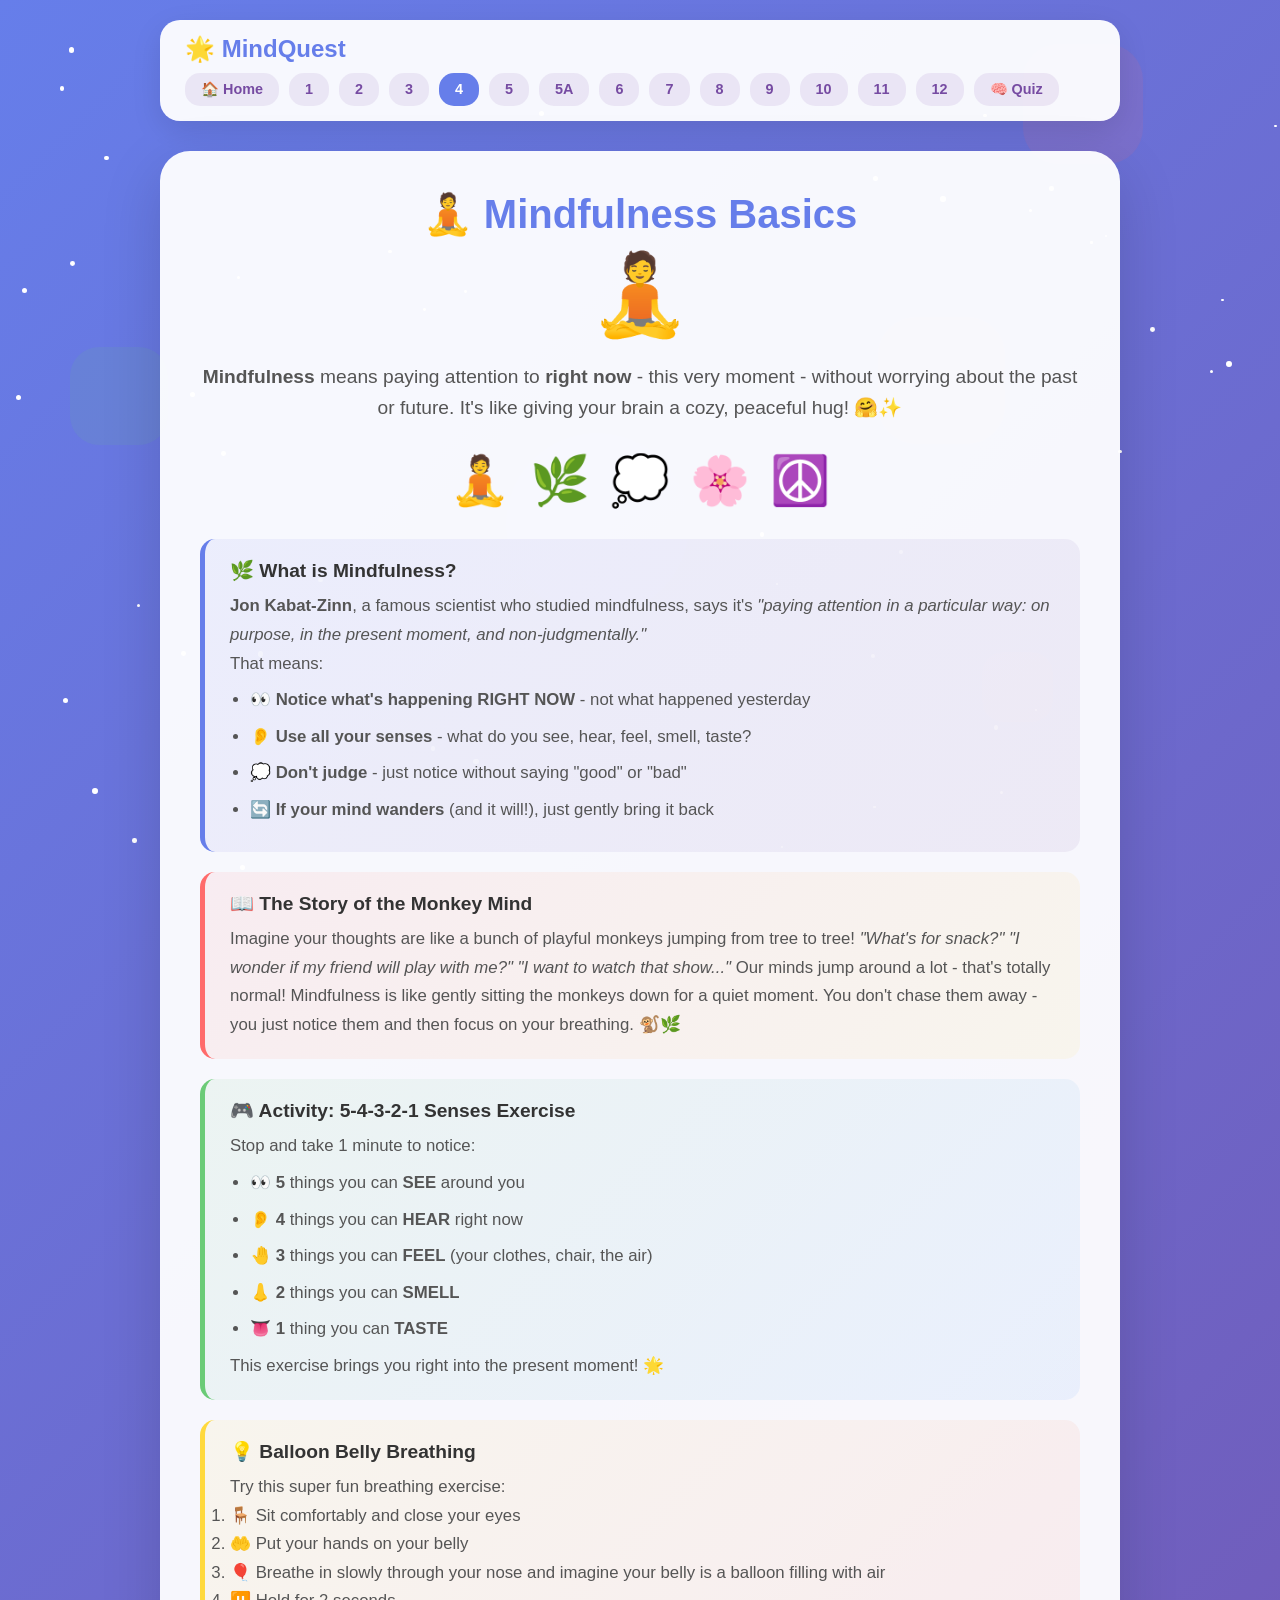
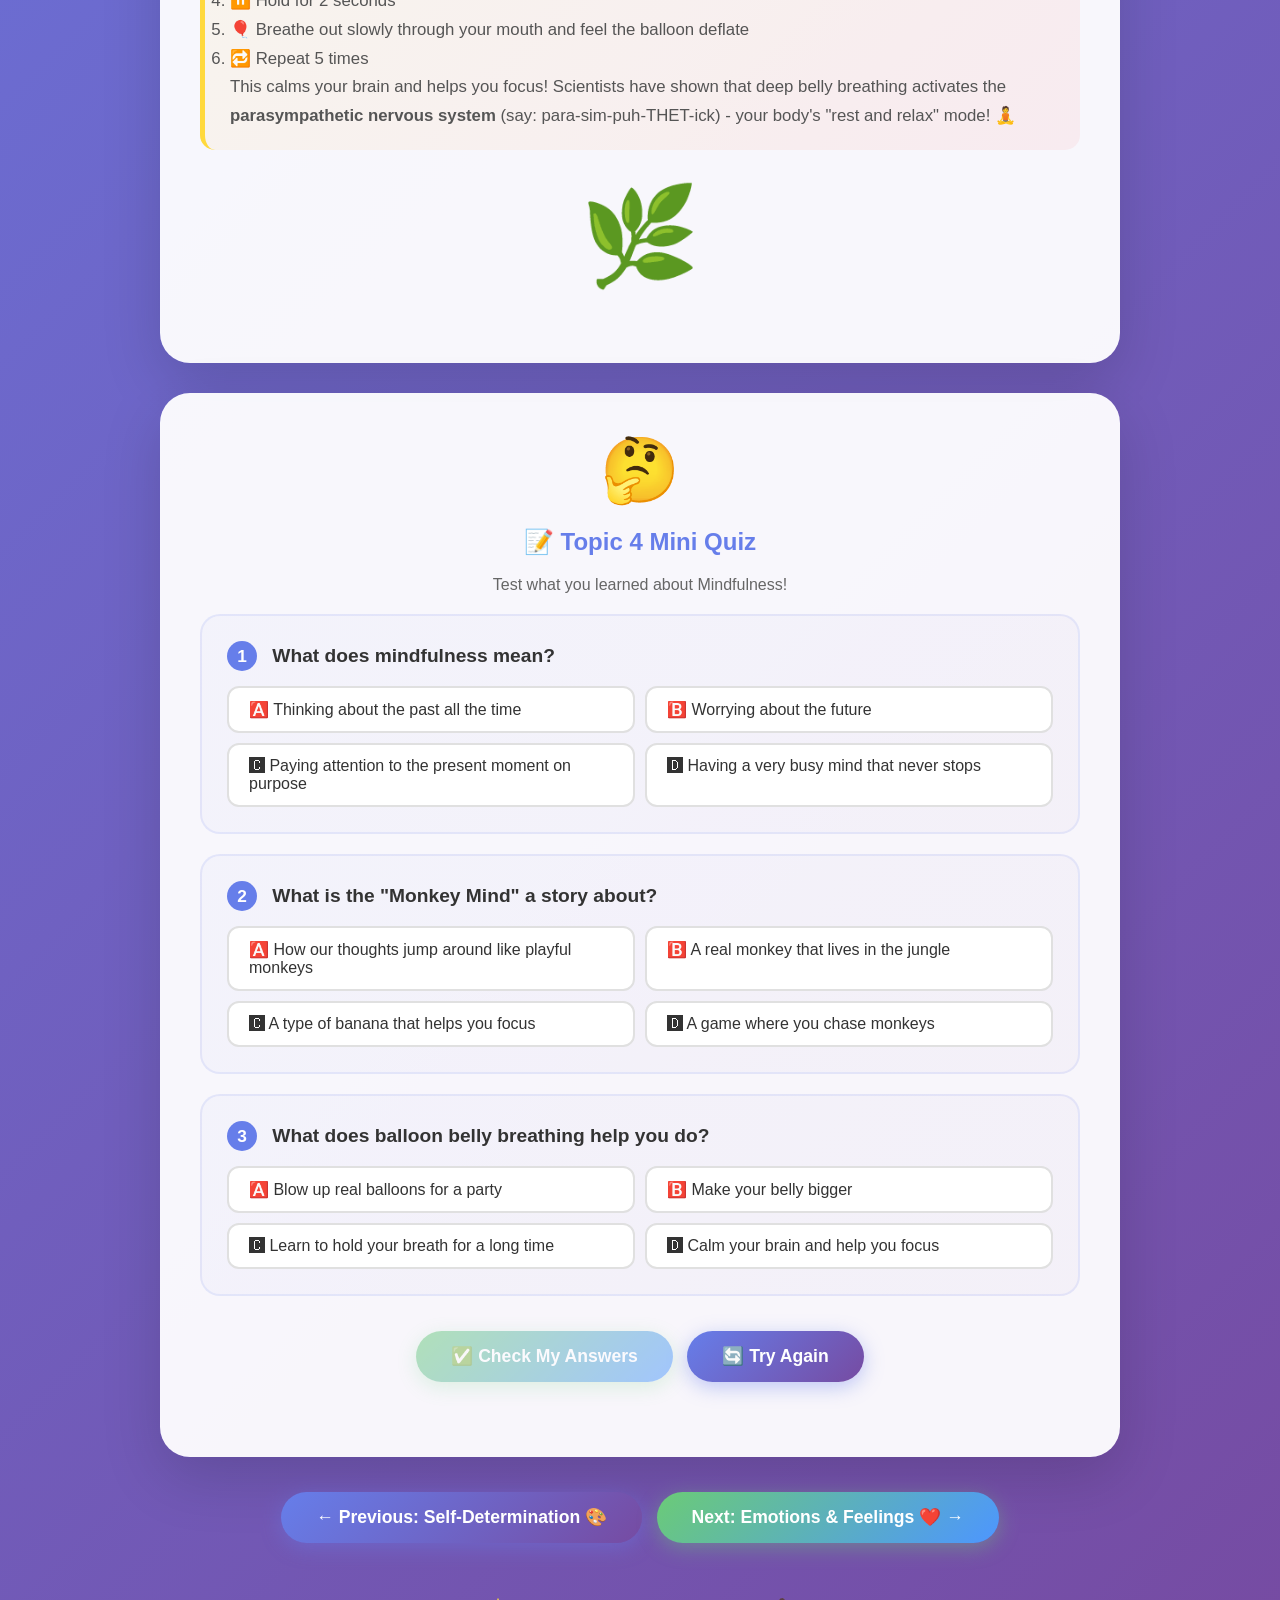
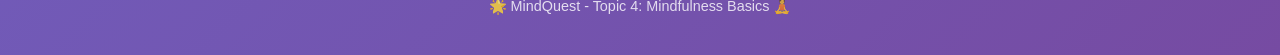
<file: course/topic4.html>
<!DOCTYPE html>
<html lang="en">
<head>
  <meta charset="UTF-8">
  <meta name="viewport" content="width=device-width, initial-scale=1.0">
  <title>Topic 4: Mindfulness Basics 🧘</title>
  <link rel="stylesheet" href="css/style.css">
</head>
<body>
  <div class="stars"></div>
  <div class="floating-shapes"></div>

  <div class="container">
    <nav class="nav-bar">
      <a href="index.html" class="logo">🌟 MindQuest</a>
      <div class="nav-links">
        <a href="index.html">🏠 Home</a>
        <a href="topic1.html">1</a>
        <a href="topic2.html">2</a>
        <a href="topic3.html">3</a>
        <a href="topic4.html" class="active">4</a>
        <a href="topic5.html">5</a>
        <a href="topic5a.html">5A</a>
        <a href="topic6.html">6</a>
        <a href="topic7.html">7</a>
        <a href="topic8.html">8</a>
        <a href="topic9.html">9</a>
        <a href="topic10.html">10</a>
        <a href="topic11.html">11</a>
        <a href="topic12.html">12</a>
        <a href="quiz.html">🧠 Quiz</a>
      </div>
    </nav>

    <div class="topic-content">
      <h1>🧘 Mindfulness Basics</h1>
      <span class="topic-icon">🧘</span>
      <p class="intro-text">
        <strong>Mindfulness</strong> means paying attention to <strong>right now</strong> - 
        this very moment - without worrying about the past or future. It's like giving your 
        brain a cozy, peaceful hug! 🤗✨
      </p>

      <div class="illustration">
        <div class="emoji-row">
          <span>🧘</span>
          <span>🌿</span>
          <span>💭</span>
          <span>🌸</span>
          <span>☮️</span>
        </div>
      </div>

      <div class="info-box">
        <h3>🌿 What is Mindfulness?</h3>
        <p>
          <strong>Jon Kabat-Zinn</strong>, a famous scientist who studied mindfulness, says it's 
          <em>"paying attention in a particular way: on purpose, in the present moment, and non-judgmentally."</em>
        </p>
        <p>That means:</p>
        <ul>
          <li>👀 <strong>Notice what's happening RIGHT NOW</strong> - not what happened yesterday</li>
          <li>👂 <strong>Use all your senses</strong> - what do you see, hear, feel, smell, taste?</li>
          <li>💭 <strong>Don't judge</strong> - just notice without saying "good" or "bad"</li>
          <li>🔄 <strong>If your mind wanders</strong> (and it will!), just gently bring it back</li>
        </ul>
      </div>

      <div class="info-box story">
        <h3>📖 The Story of the Monkey Mind</h3>
        <p>
            Imagine your thoughts are like a bunch of playful monkeys jumping from tree to tree! 
            <em>"What's for snack?" "I wonder if my friend will play with me?" "I want to watch that show..."</em>
            Our minds jump around a lot - that's totally normal! Mindfulness is like gently 
            sitting the monkeys down for a quiet moment. You don't chase them away - you just 
            notice them and then focus on your breathing. 🐒🌿
        </p>
      </div>

      <div class="info-box activity">
        <h3>🎮 Activity: 5-4-3-2-1 Senses Exercise</h3>
        <p>Stop and take 1 minute to notice:</p>
        <ul>
          <li>👀 <strong>5</strong> things you can <strong>SEE</strong> around you</li>
          <li>👂 <strong>4</strong> things you can <strong>HEAR</strong> right now</li>
          <li>🤚 <strong>3</strong> things you can <strong>FEEL</strong> (your clothes, chair, the air)</li>
          <li>👃 <strong>2</strong> things you can <strong>SMELL</strong></li>
          <li>👅 <strong>1</strong> thing you can <strong>TASTE</strong></li>
        </ul>
        <p>This exercise brings you right into the present moment! 🌟</p>
      </div>

      <div class="info-box tip">
        <h3>💡 Balloon Belly Breathing</h3>
        <p>
          Try this super fun breathing exercise:
        </p>
        <ol>
          <li>🪑 Sit comfortably and close your eyes</li>
          <li>🤲 Put your hands on your belly</li>
          <li>🎈 Breathe in slowly through your nose and imagine your belly is a balloon filling with air</li>
          <li>⏸️ Hold for 2 seconds</li>
          <li>🎈 Breathe out slowly through your mouth and feel the balloon deflate</li>
          <li>🔁 Repeat 5 times</li>
        </ol>
        <p>This calms your brain and helps you focus! Scientists have shown that deep belly breathing 
        activates the <strong>parasympathetic nervous system</strong> (say: para-sim-puh-THET-ick) - 
        your body's "rest and relax" mode! 🧘</p>
      </div>

      <div class="illustration">
        <span class="emoji-big">🌿</span>
      </div>
    </div>

    <!-- Mini Quiz -->
    <div class="quiz-container">
      <span class="quiz-icon">🤔</span>
      <h2 style="text-align:center; color:#667eea; margin-bottom:20px;">📝 Topic 4 Mini Quiz</h2>
      <p style="text-align:center; color:#666; margin-bottom:20px;">Test what you learned about Mindfulness!</p>

      <div class="question" data-correct="c">
        <h3><span class="q-number">1</span> What does mindfulness mean?</h3>
        <div class="options">
          <div class="option" data-value="a">🅰️ Thinking about the past all the time</div>
          <div class="option" data-value="b">🅱️ Worrying about the future</div>
          <div class="option" data-value="c">🅲️ Paying attention to the present moment on purpose</div>
          <div class="option" data-value="d">🅳️ Having a very busy mind that never stops</div>
        </div>
      </div>

      <div class="question" data-correct="a">
        <h3><span class="q-number">2</span> What is the "Monkey Mind" a story about?</h3>
        <div class="options">
          <div class="option" data-value="a">🅰️ How our thoughts jump around like playful monkeys</div>
          <div class="option" data-value="b">🅱️ A real monkey that lives in the jungle</div>
          <div class="option" data-value="c">🅲️ A type of banana that helps you focus</div>
          <div class="option" data-value="d">🅳️ A game where you chase monkeys</div>
        </div>
      </div>

      <div class="question" data-correct="d">
        <h3><span class="q-number">3</span> What does balloon belly breathing help you do?</h3>
        <div class="options">
          <div class="option" data-value="a">🅰️ Blow up real balloons for a party</div>
          <div class="option" data-value="b">🅱️ Make your belly bigger</div>
          <div class="option" data-value="c">🅲️ Learn to hold your breath for a long time</div>
          <div class="option" data-value="d">🅳️ Calm your brain and help you focus</div>
        </div>
      </div>

      <div class="btn-group">
        <button class="btn btn-success mini-submit" disabled style="opacity:0.5; cursor:not-allowed;">✅ Check My Answers</button>
        <button class="btn btn-primary mini-reset">🔄 Try Again</button>
      </div>

      <div class="quiz-result mini-result">
        <span class="result-icon">🌟</span>
        <h2>Your Mini Quiz Result</h2>
        <div class="score">0 / 3</div>
        <p class="result-message"></p>
        <div class="answers-review"></div>
      </div>
    </div>

    <div class="btn-group">
      <a href="topic3.html" class="btn btn-primary prev-link">← Previous: Self-Determination 🎨</a>
      <a href="topic5.html" class="btn btn-success next-link">Next: Emotions & Feelings ❤️ →</a>
    </div>

    <footer class="footer">
      <p>🌟 MindQuest - Topic 4: Mindfulness Basics 🧘</p>
    </footer>
  </div>

  <script src="js/script.js"></script>
</body>
</html>
</file>
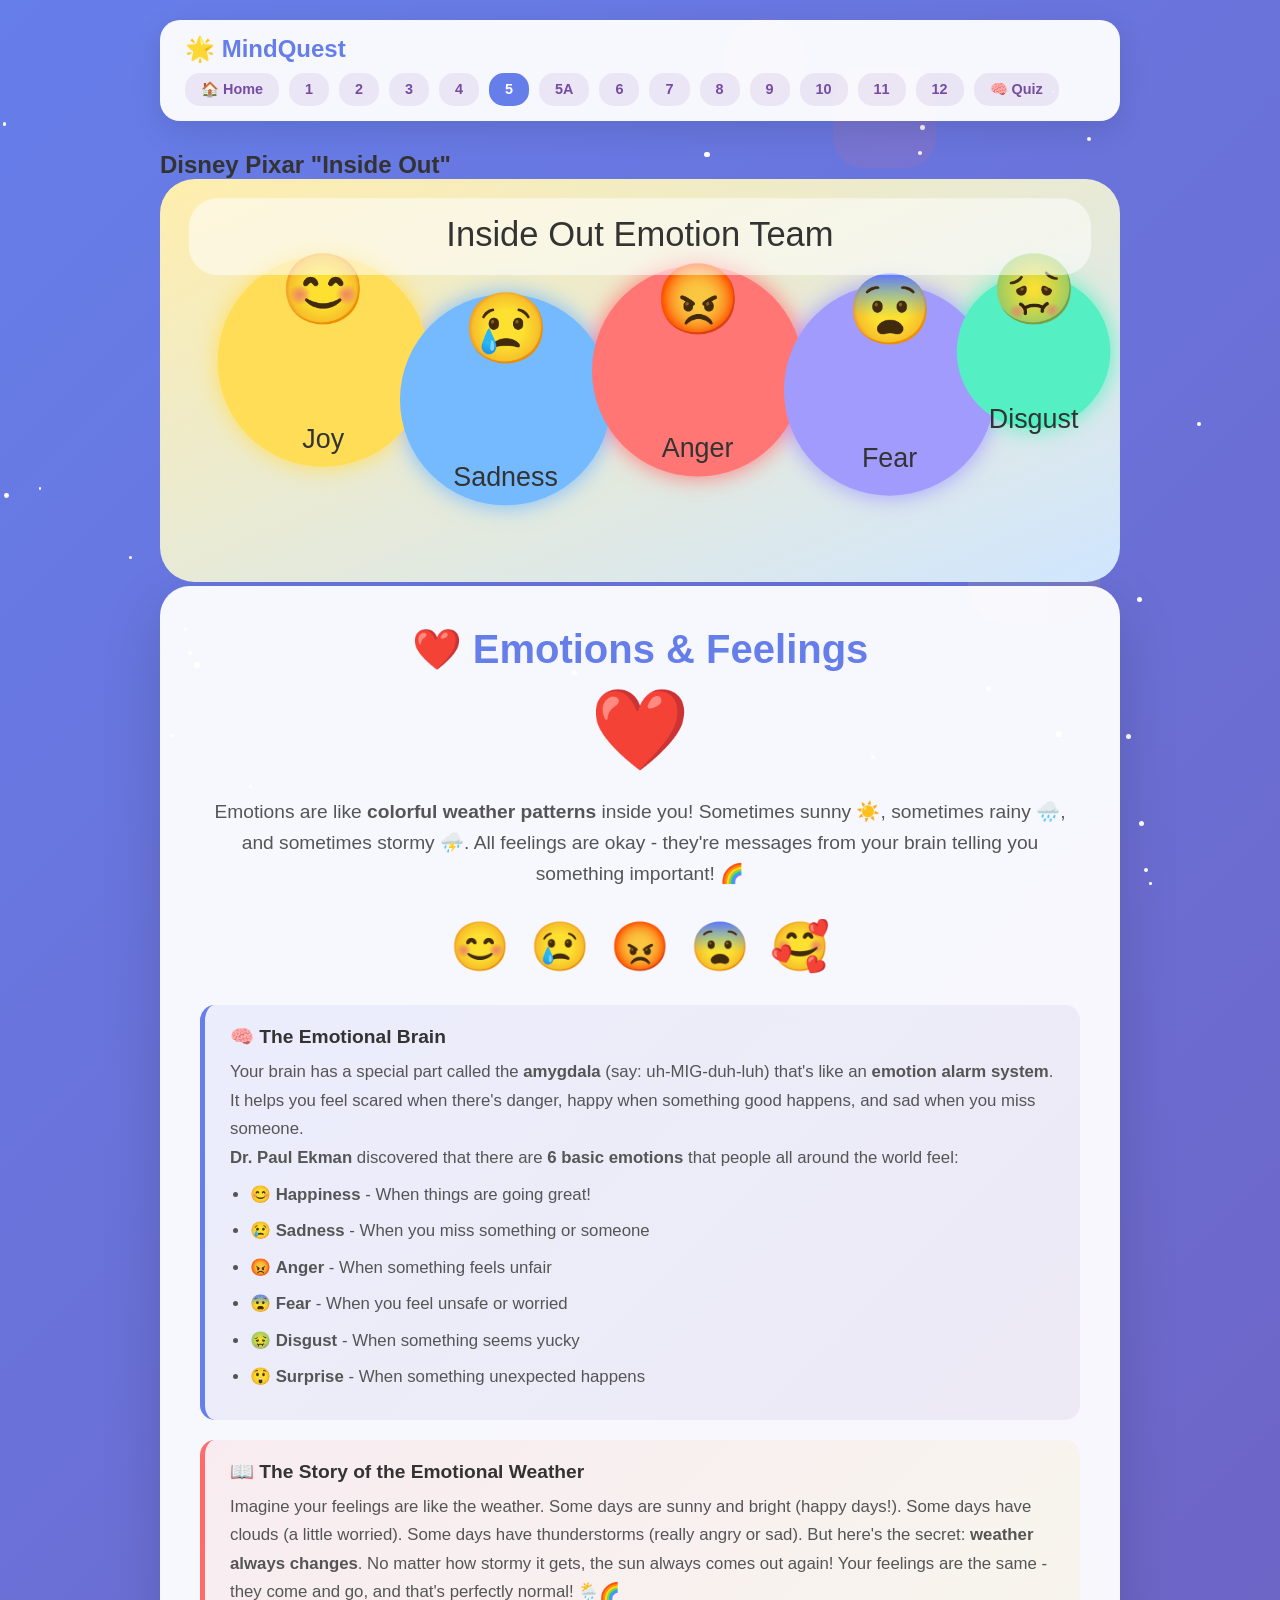
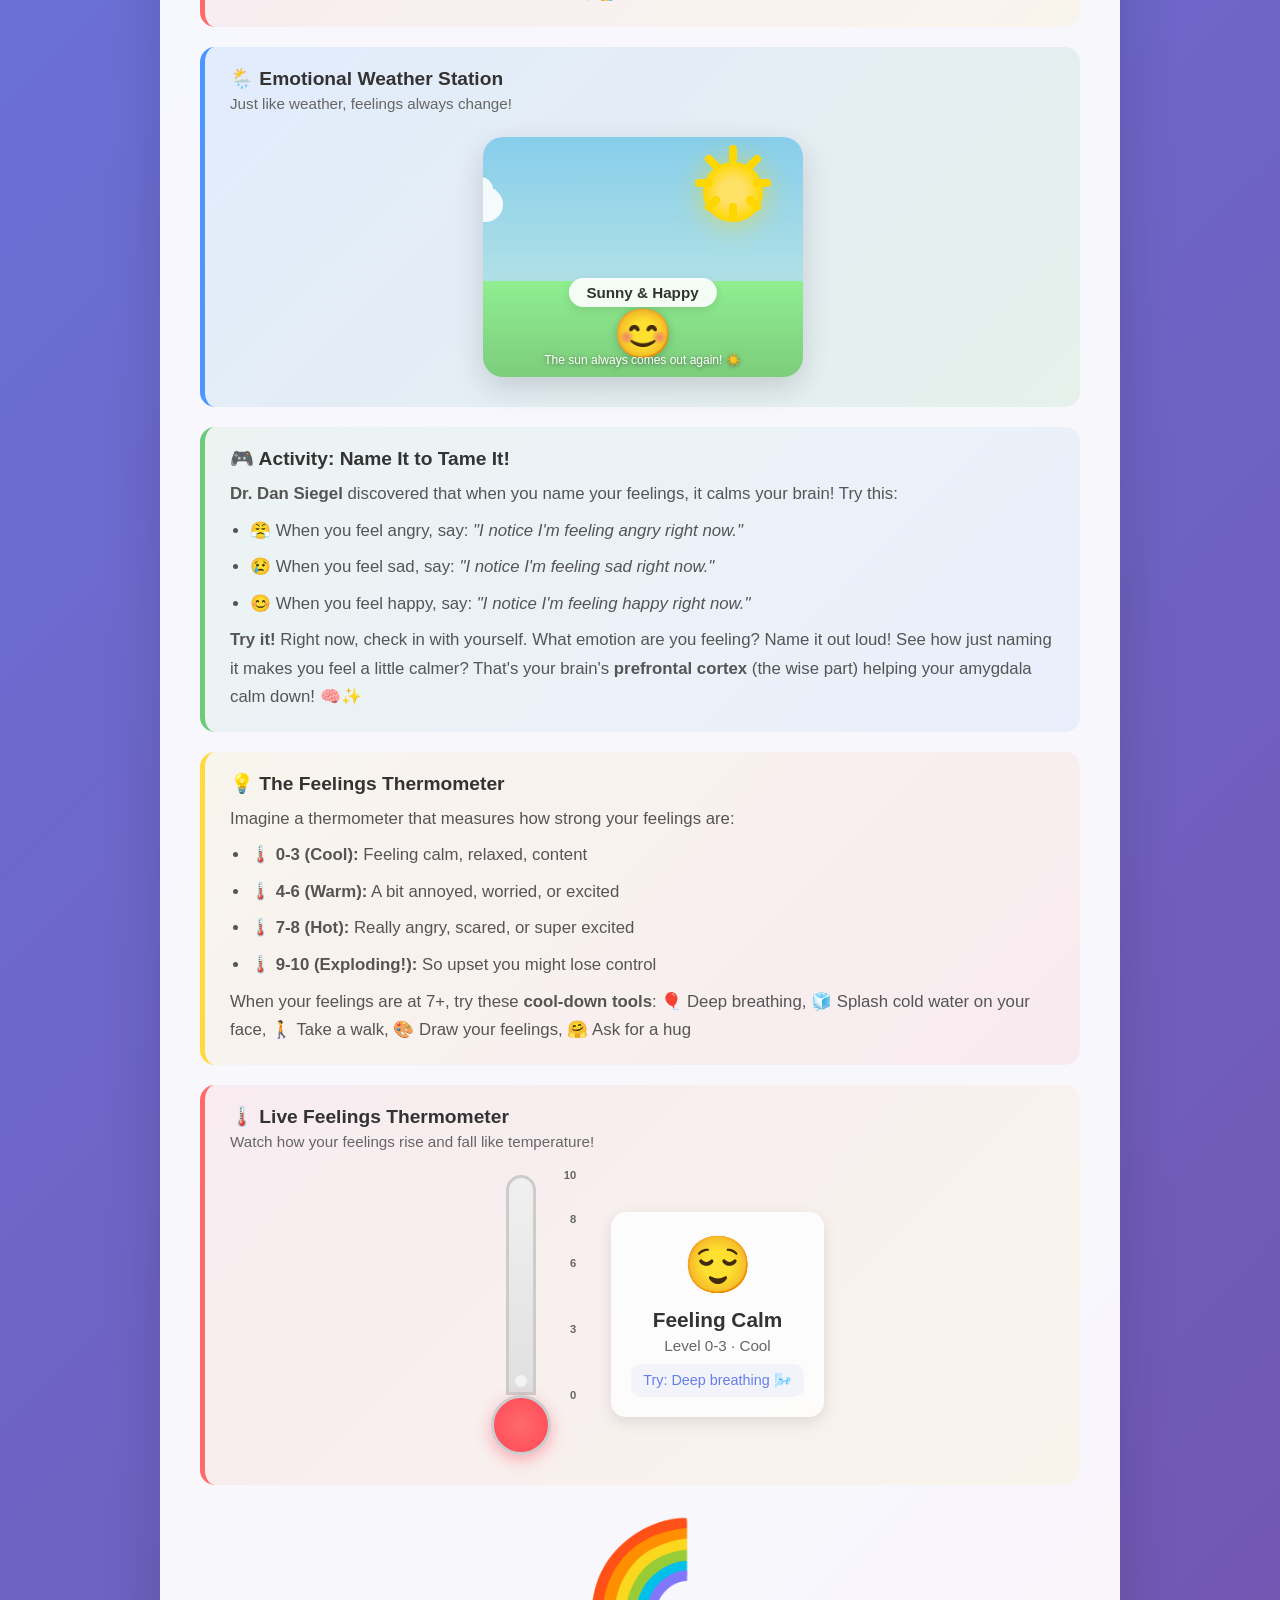
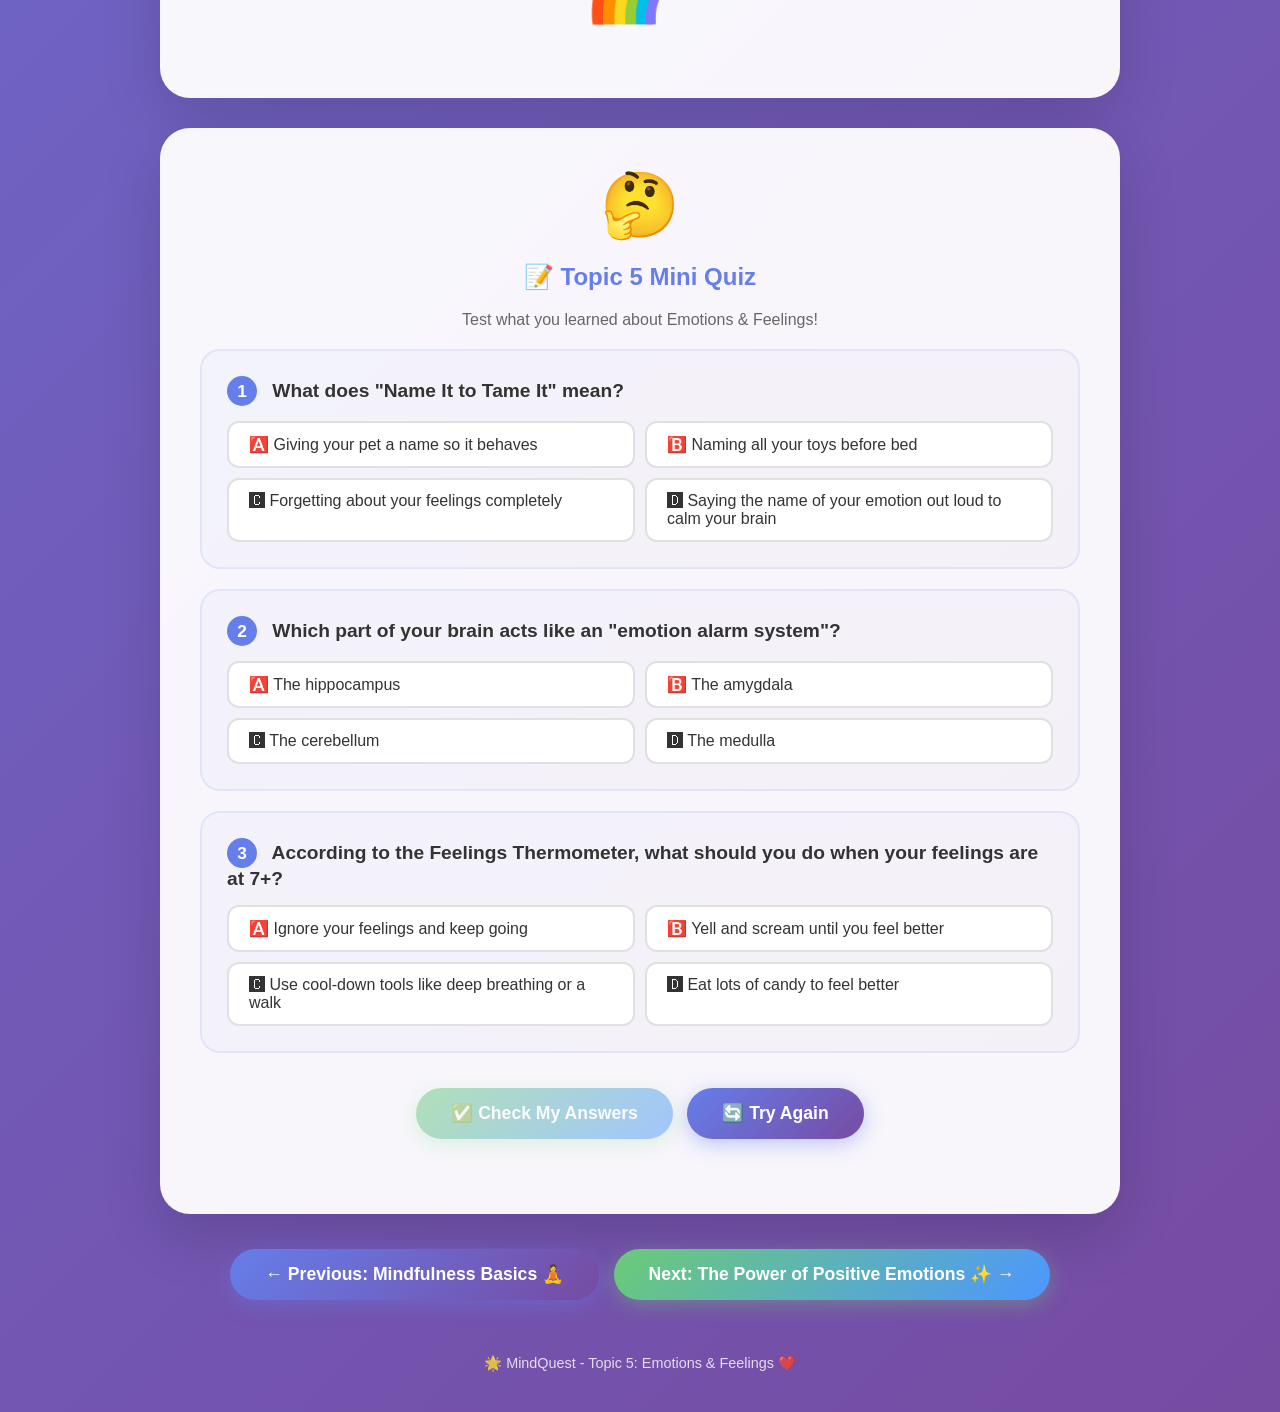
<file: course/topic5.html>
<!DOCTYPE html>
<html lang="en">
<head>
  <meta charset="UTF-8">
  <meta name="viewport" content="width=device-width, initial-scale=1.0">
  <title>Topic 5: Emotions & Feelings ❤️</title>
  <link rel="stylesheet" href="css/style.css">
</head>
<body>
  <div class="stars"></div>
  <div class="floating-shapes"></div>

  <div class="container">
    <nav class="nav-bar">
      <a href="index.html" class="logo">🌟 MindQuest</a>
      <div class="nav-links">
        <a href="index.html">🏠 Home</a>
        <a href="topic1.html">1</a>
        <a href="topic2.html">2</a>
        <a href="topic3.html">3</a>
        <a href="topic4.html">4</a>
        <a href="topic5.html" class="active">5</a>
        <a href="topic5a.html">5A</a>
        <a href="topic6.html">6</a>
        <a href="topic7.html">7</a>
        <a href="topic8.html">8</a>
        <a href="topic9.html">9</a>
        <a href="topic10.html">10</a>
        <a href="topic11.html">11</a>
        <a href="topic12.html">12</a>
        <a href="quiz.html">🧠 Quiz</a>
      </div>
    </nav>

    <div class="inside-out-banner">
      <h2>Disney Pixar "Inside Out"</h2>
      <img src="images/inside-out-characters.svg" alt="Inside Out characters from Disney Pixar" class="inside-out-image">
    </div>

    <div class="topic-content">
      <h1>❤️ Emotions & Feelings</h1>
      <span class="topic-icon">❤️</span>
      <p class="intro-text">
        Emotions are like <strong>colorful weather patterns</strong> inside you! Sometimes sunny ☀️, 
        sometimes rainy 🌧️, and sometimes stormy ⛈️. All feelings are okay - they're messages 
        from your brain telling you something important! 🌈
      </p>

      <div class="illustration">
        <div class="emoji-row">
          <span>😊</span>
          <span>😢</span>
          <span>😡</span>
          <span>😨</span>
          <span>🥰</span>
        </div>
      </div>

      <div class="info-box">
        <h3>🧠 The Emotional Brain</h3>
        <p>
          Your brain has a special part called the <strong>amygdala</strong> (say: uh-MIG-duh-luh) 
          that's like an <strong>emotion alarm system</strong>. It helps you feel scared when 
          there's danger, happy when something good happens, and sad when you miss someone.
        </p>
        <p>
          <strong>Dr. Paul Ekman</strong> discovered that there are <strong>6 basic emotions</strong> 
          that people all around the world feel:
        </p>
        <ul>
          <li>😊 <strong>Happiness</strong> - When things are going great!</li>
          <li>😢 <strong>Sadness</strong> - When you miss something or someone</li>
          <li>😡 <strong>Anger</strong> - When something feels unfair</li>
          <li>😨 <strong>Fear</strong> - When you feel unsafe or worried</li>
          <li>🤢 <strong>Disgust</strong> - When something seems yucky</li>
          <li>😲 <strong>Surprise</strong> - When something unexpected happens</li>
        </ul>
      </div>

      <div class="info-box story">
        <h3>📖 The Story of the Emotional Weather</h3>
        <p>
          Imagine your feelings are like the weather. Some days are sunny and bright (happy days!). 
          Some days have clouds (a little worried). Some days have thunderstorms (really angry or sad). 
          But here's the secret: <strong>weather always changes</strong>. No matter how stormy it 
          gets, the sun always comes out again! Your feelings are the same - they come and go, 
          and that's perfectly normal! 🌦️🌈
        </p>
      </div>

      <!-- Animated Emotional Weather Station -->
      <div class="weather-widget">
        <h3>🌦️ Emotional Weather Station</h3>
        <p class="widget-caption">Just like weather, feelings always change!</p>
        <div class="weather-demo">
          <div class="weather-scene">
            <div class="weather-sky">
              <div class="sun">
                <span class="sun-ray"></span>
                <span class="sun-ray"></span>
                <span class="sun-ray"></span>
                <span class="sun-ray"></span>
                <span class="sun-ray"></span>
                <span class="sun-ray"></span>
                <span class="sun-ray"></span>
                <span class="sun-ray"></span>
              </div>
              <div class="cloud cloud-1">
                <span class="cloud-puff puff-1"></span>
                <span class="cloud-puff puff-2"></span>
                <span class="cloud-puff puff-3"></span>
              </div>
              <div class="cloud cloud-2">
                <span class="cloud-puff puff-1"></span>
                <span class="cloud-puff puff-2"></span>
                <span class="cloud-puff puff-3"></span>
              </div>
              <div class="rain">
                <span class="raindrop"></span>
                <span class="raindrop"></span>
                <span class="raindrop"></span>
                <span class="raindrop"></span>
                <span class="raindrop"></span>
                <span class="raindrop"></span>
                <span class="raindrop"></span>
                <span class="raindrop"></span>
              </div>
              <div class="lightning">
                <span class="bolt"></span>
              </div>
            </div>
            <div class="weather-emoji">😊</div>
            <div class="weather-status">Sunny & Happy</div>
            <div class="weather-message">The sun always comes out again! ☀️</div>
          </div>
        </div>
      </div>

      <div class="info-box activity">
        <h3>🎮 Activity: Name It to Tame It!</h3>
        <p>
          <strong>Dr. Dan Siegel</strong> discovered that when you name your feelings, 
          it calms your brain! Try this:
        </p>
        <ul>
          <li>😤 When you feel angry, say: <em>"I notice I'm feeling angry right now."</em></li>
          <li>😢 When you feel sad, say: <em>"I notice I'm feeling sad right now."</em></li>
          <li>😊 When you feel happy, say: <em>"I notice I'm feeling happy right now."</em></li>
        </ul>
        <p>
          <strong>Try it!</strong> Right now, check in with yourself. What emotion are you feeling? 
          Name it out loud! See how just naming it makes you feel a little calmer? That's your 
          brain's <strong>prefrontal cortex</strong> (the wise part) helping your amygdala calm down! 🧠✨
        </p>
      </div>

      <div class="info-box tip">
        <h3>💡 The Feelings Thermometer</h3>
        <p>
          Imagine a thermometer that measures how strong your feelings are:
        </p>
        <ul>
          <li>🌡️ <strong>0-3 (Cool):</strong> Feeling calm, relaxed, content</li>
          <li>🌡️ <strong>4-6 (Warm):</strong> A bit annoyed, worried, or excited</li>
          <li>🌡️ <strong>7-8 (Hot):</strong> Really angry, scared, or super excited</li>
          <li>🌡️ <strong>9-10 (Exploding!):</strong> So upset you might lose control</li>
        </ul>
        <p>
          When your feelings are at 7+, try these <strong>cool-down tools</strong>:
          🎈 Deep breathing, 🧊 Splash cold water on your face, 🚶 Take a walk, 
          🎨 Draw your feelings, 🤗 Ask for a hug
        </p>
      </div>

      <!-- Animated Feelings Thermometer -->
      <div class="thermometer-widget">
        <h3>🌡️ Live Feelings Thermometer</h3>
        <p class="widget-caption">Watch how your feelings rise and fall like temperature!</p>
        <div class="thermometer-demo">
          <div class="thermometer-visual">
            <div class="thermometer-tube">
              <div class="thermometer-fill"></div>
              <div class="thermometer-bubble"></div>
            </div>
            <div class="thermometer-bulb"></div>
            <div class="thermometer-scale">
              <span class="scale-mark" style="bottom: 0%;">0</span>
              <span class="scale-mark" style="bottom: 30%;">3</span>
              <span class="scale-mark" style="bottom: 60%;">6</span>
              <span class="scale-mark" style="bottom: 80%;">8</span>
              <span class="scale-mark" style="bottom: 100%;">10</span>
            </div>
          </div>
          <div class="thermometer-status">
            <div class="status-emoji">😌</div>
            <div class="status-level">Feeling Calm</div>
            <div class="status-range">Level 0-3 · Cool</div>
            <div class="status-tip">Try: Deep breathing 🌬️</div>
          </div>
        </div>
      </div>

      <div class="illustration">
        <span class="emoji-big">🌈</span>
      </div>
    </div>

    <!-- Mini Quiz -->
    <div class="quiz-container">
      <span class="quiz-icon">🤔</span>
      <h2 style="text-align:center; color:#667eea; margin-bottom:20px;">📝 Topic 5 Mini Quiz</h2>
      <p style="text-align:center; color:#666; margin-bottom:20px;">Test what you learned about Emotions & Feelings!</p>

      <div class="question" data-correct="d">
        <h3><span class="q-number">1</span> What does "Name It to Tame It" mean?</h3>
        <div class="options">
          <div class="option" data-value="a">🅰️ Giving your pet a name so it behaves</div>
          <div class="option" data-value="b">🅱️ Naming all your toys before bed</div>
          <div class="option" data-value="c">🅲️ Forgetting about your feelings completely</div>
          <div class="option" data-value="d">🅳️ Saying the name of your emotion out loud to calm your brain</div>
        </div>
      </div>

      <div class="question" data-correct="b">
        <h3><span class="q-number">2</span> Which part of your brain acts like an "emotion alarm system"?</h3>
        <div class="options">
          <div class="option" data-value="a">🅰️ The hippocampus</div>
          <div class="option" data-value="b">🅱️ The amygdala</div>
          <div class="option" data-value="c">🅲️ The cerebellum</div>
          <div class="option" data-value="d">🅳️ The medulla</div>
        </div>
      </div>

      <div class="question" data-correct="c">
        <h3><span class="q-number">3</span> According to the Feelings Thermometer, what should you do when your feelings are at 7+?</h3>
        <div class="options">
          <div class="option" data-value="a">🅰️ Ignore your feelings and keep going</div>
          <div class="option" data-value="b">🅱️ Yell and scream until you feel better</div>
          <div class="option" data-value="c">🅲️ Use cool-down tools like deep breathing or a walk</div>
          <div class="option" data-value="d">🅳️ Eat lots of candy to feel better</div>
        </div>
      </div>

      <div class="btn-group">
        <button class="btn btn-success mini-submit" disabled style="opacity:0.5; cursor:not-allowed;">✅ Check My Answers</button>
        <button class="btn btn-primary mini-reset">🔄 Try Again</button>
      </div>

      <div class="quiz-result mini-result">
        <span class="result-icon">🌟</span>
        <h2>Your Mini Quiz Result</h2>
        <div class="score">0 / 3</div>
        <p class="result-message"></p>
        <div class="answers-review"></div>
      </div>
    </div>

    <div class="btn-group">
      <a href="topic4.html" class="btn btn-primary prev-link">← Previous: Mindfulness Basics 🧘</a>
      <a href="topic5a.html" class="btn btn-success next-link">Next: The Power of Positive Emotions ✨ →</a>
    </div>

    <footer class="footer">
      <p>🌟 MindQuest - Topic 5: Emotions & Feelings ❤️</p>
    </footer>
  </div>

  <script src="js/script.js"></script>
</body>
</html>
</file>
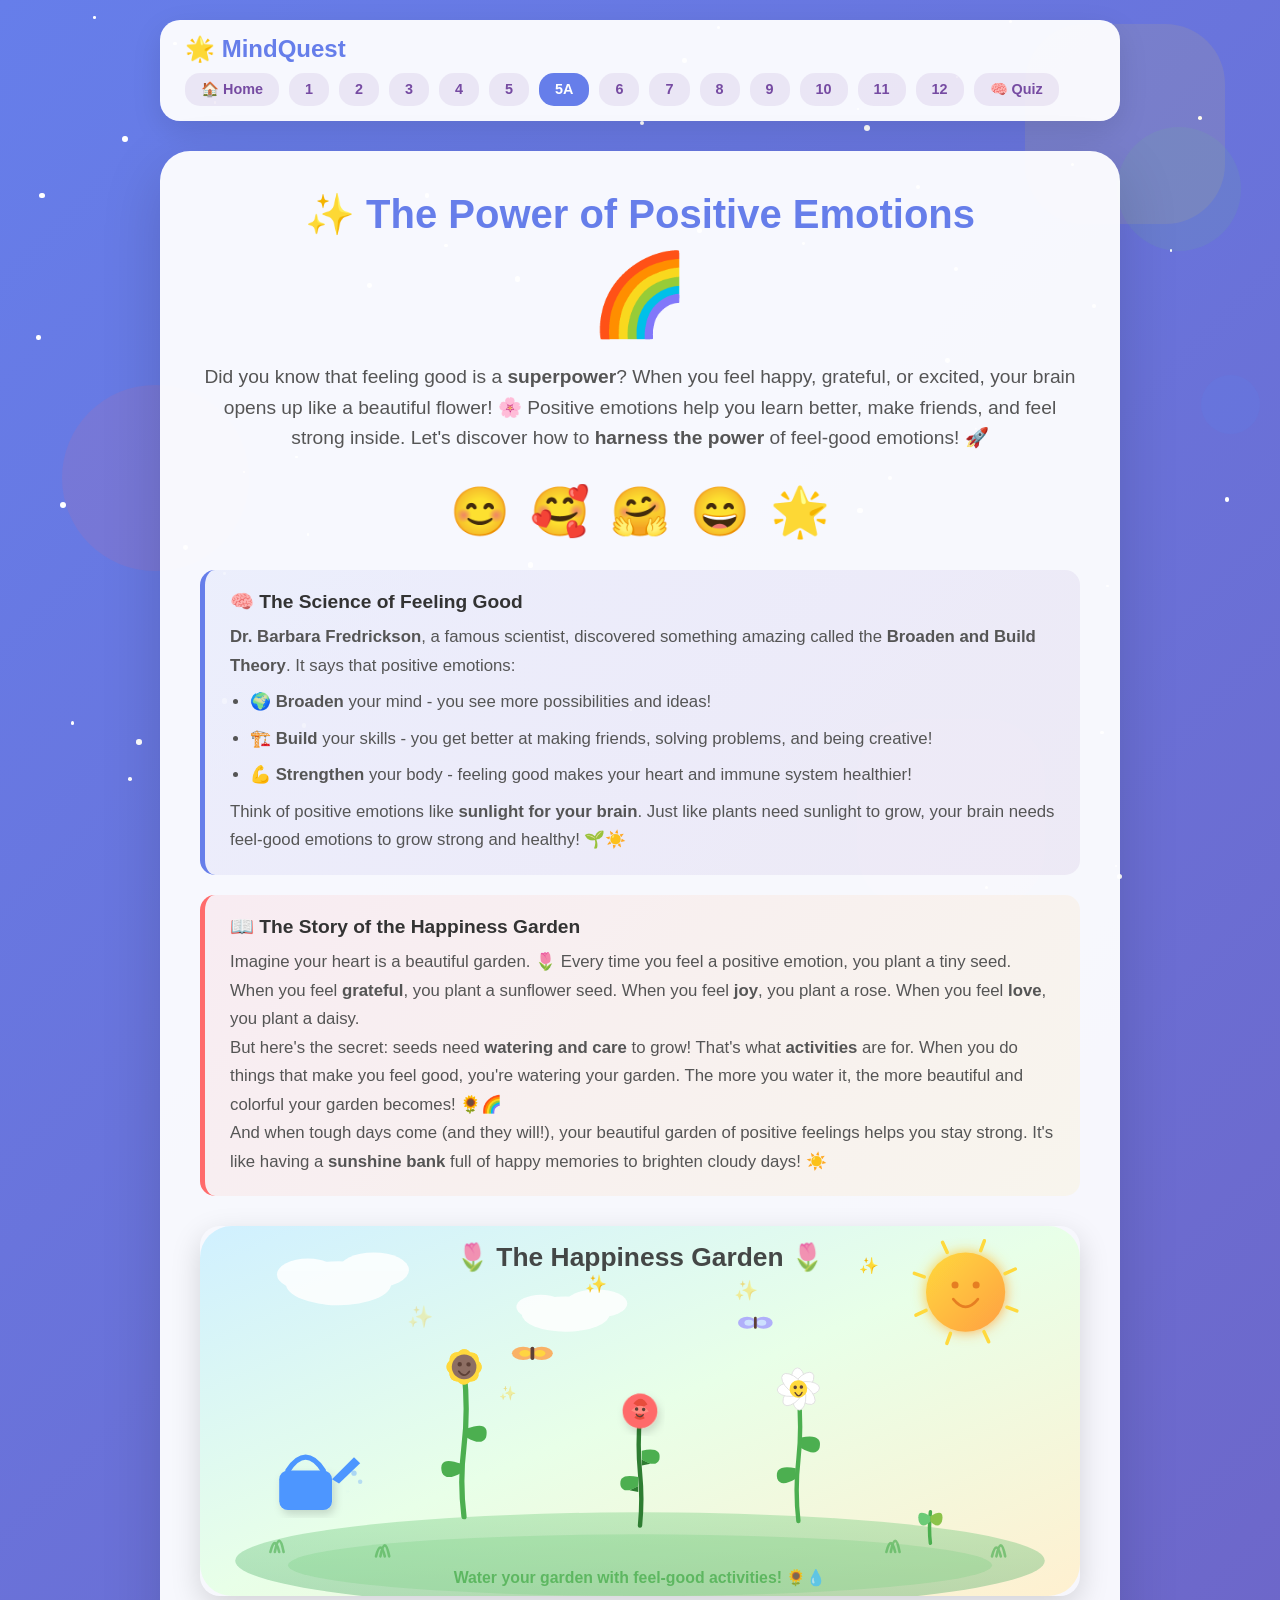
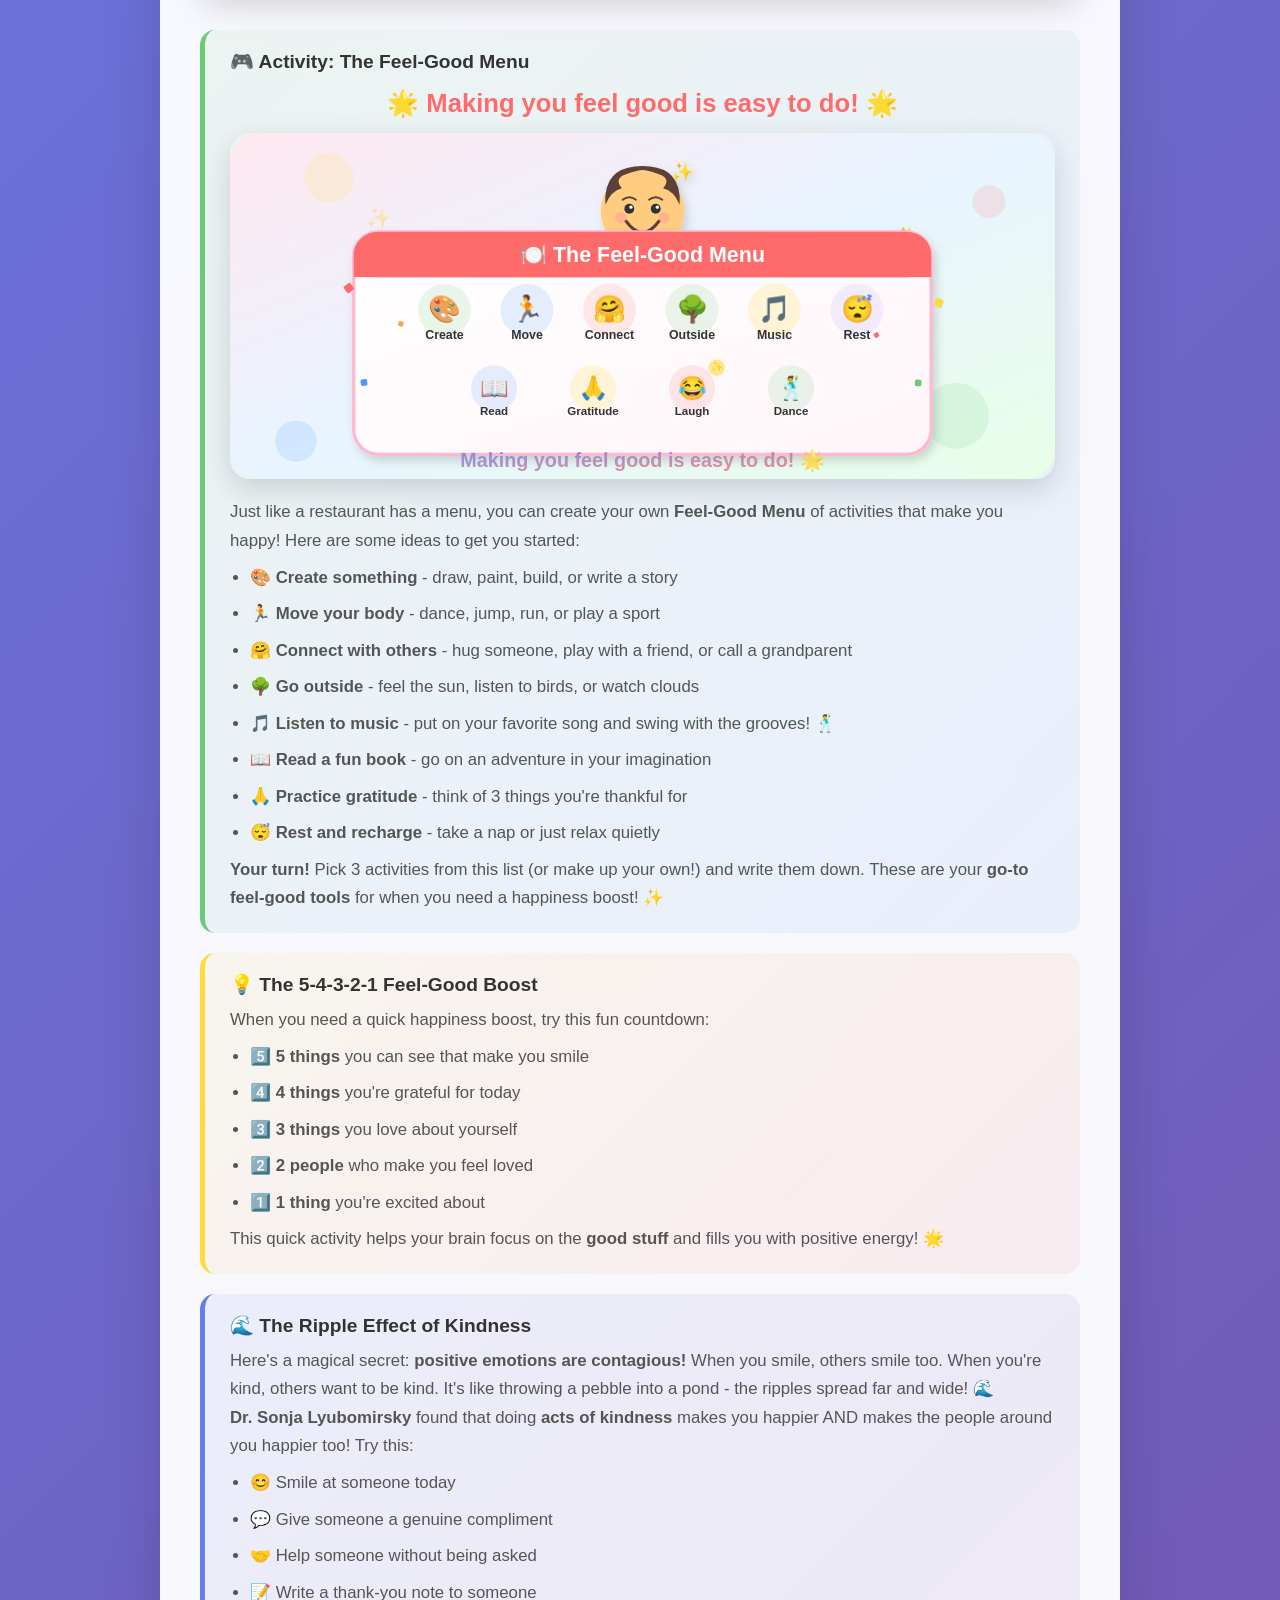
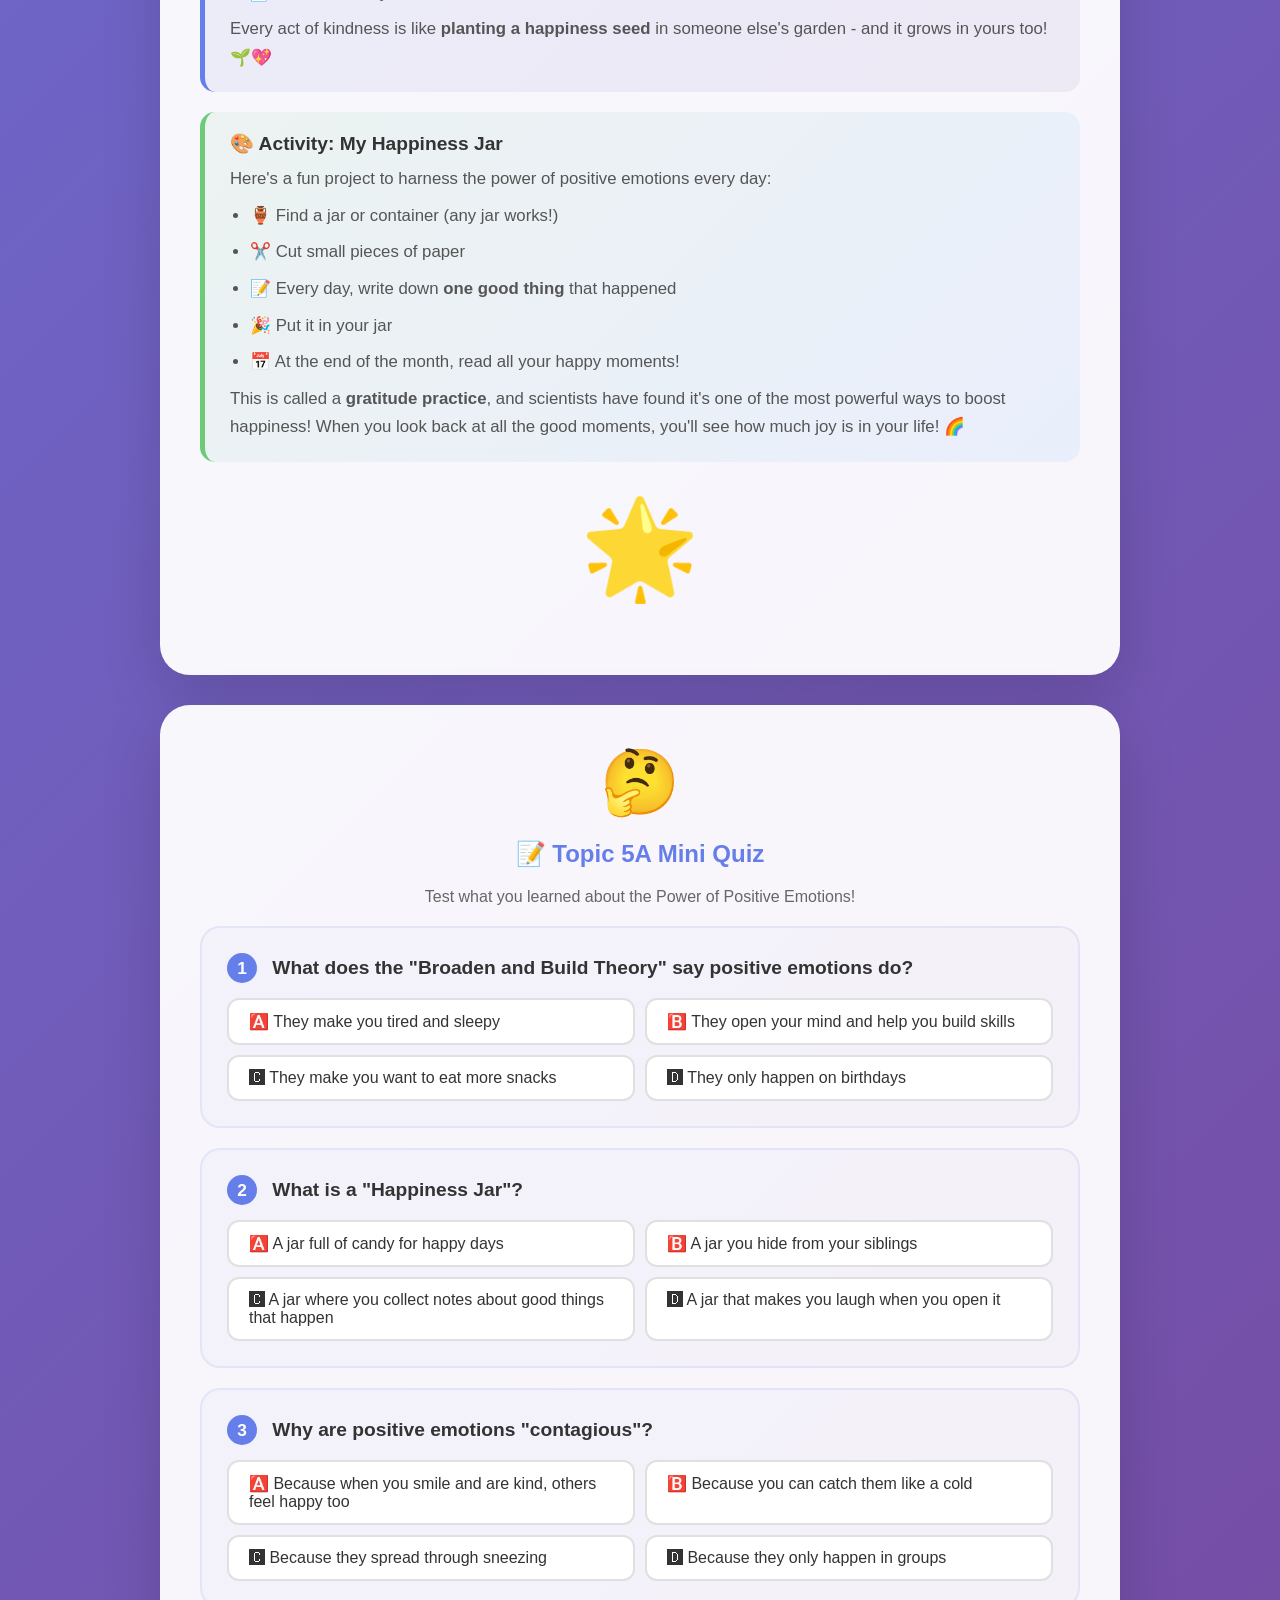
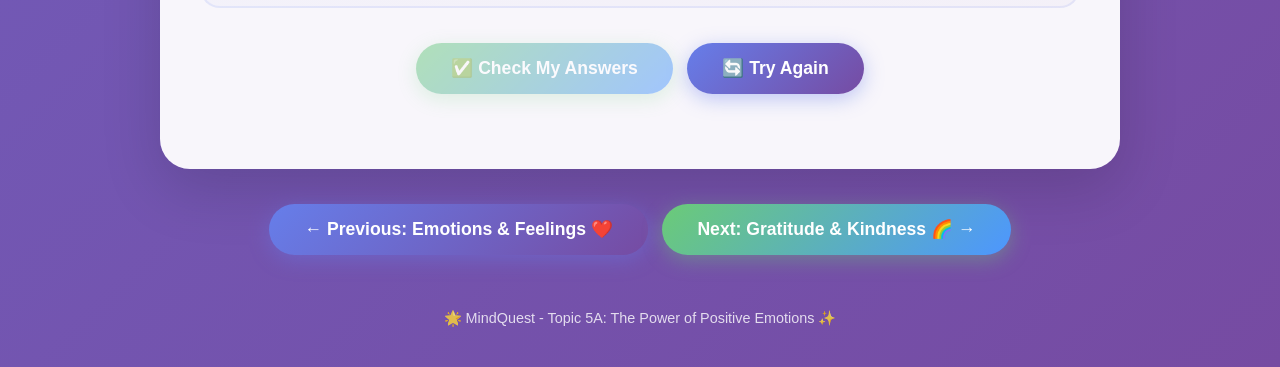
<file: course/topic5a.html>
<!DOCTYPE html>
<html lang="en">
<head>
  <meta charset="UTF-8">
  <meta name="viewport" content="width=device-width, initial-scale=1.0">
  <title>Topic 5A: The Power of Positive Emotions ✨</title>
  <link rel="stylesheet" href="css/style.css">
</head>
<body>
  <div class="stars"></div>
  <div class="floating-shapes"></div>

  <div class="container">
    <nav class="nav-bar">
      <a href="index.html" class="logo">🌟 MindQuest</a>
      <div class="nav-links">
        <a href="index.html">🏠 Home</a>
        <a href="topic1.html">1</a>
        <a href="topic2.html">2</a>
        <a href="topic3.html">3</a>
        <a href="topic4.html">4</a>
        <a href="topic5.html">5</a>
        <a href="topic5a.html" class="active">5A</a>
        <a href="topic6.html">6</a>
        <a href="topic7.html">7</a>
        <a href="topic8.html">8</a>
        <a href="topic9.html">9</a>
        <a href="topic10.html">10</a>
        <a href="topic11.html">11</a>
        <a href="topic12.html">12</a>
        <a href="quiz.html">🧠 Quiz</a>
      </div>
    </nav>

    <div class="topic-content">
      <h1>✨ The Power of Positive Emotions</h1>
      <span class="topic-icon">🌈</span>
      <p class="intro-text">
        Did you know that feeling good is a <strong>superpower</strong>? When you feel happy, 
        grateful, or excited, your brain opens up like a beautiful flower! 🌸 Positive emotions 
        help you learn better, make friends, and feel strong inside. Let's discover how to 
        <strong>harness the power</strong> of feel-good emotions! 🚀
      </p>

      <div class="illustration">
        <div class="emoji-row">
          <span>😊</span>
          <span>🥰</span>
          <span>🤗</span>
          <span>😄</span>
          <span>🌟</span>
        </div>
      </div>

      <div class="info-box">
        <h3>🧠 The Science of Feeling Good</h3>
        <p>
          <strong>Dr. Barbara Fredrickson</strong>, a famous scientist, discovered something amazing 
          called the <strong>Broaden and Build Theory</strong>. It says that positive emotions:
        </p>
        <ul>
          <li>🌍 <strong>Broaden</strong> your mind - you see more possibilities and ideas!</li>
          <li>🏗️ <strong>Build</strong> your skills - you get better at making friends, solving problems, and being creative!</li>
          <li>💪 <strong>Strengthen</strong> your body - feeling good makes your heart and immune system healthier!</li>
        </ul>
        <p>
          Think of positive emotions like <strong>sunlight for your brain</strong>. Just like plants 
          need sunlight to grow, your brain needs feel-good emotions to grow strong and healthy! 🌱☀️
        </p>
      </div>

      <div class="info-box story">
        <h3>📖 The Story of the Happiness Garden</h3>
        <p>
          Imagine your heart is a beautiful garden. 🌷 Every time you feel a positive emotion, 
          you plant a tiny seed. When you feel <strong>grateful</strong>, you plant a sunflower seed. 
          When you feel <strong>joy</strong>, you plant a rose. When you feel <strong>love</strong>, 
          you plant a daisy. 
        </p>
        <p>
          But here's the secret: seeds need <strong>watering and care</strong> to grow! That's what 
          <strong>activities</strong> are for. When you do things that make you feel good, you're 
          watering your garden. The more you water it, the more beautiful and colorful your garden 
          becomes! 🌻🌈
        </p>
        <p>
          And when tough days come (and they will!), your beautiful garden of positive feelings 
          helps you stay strong. It's like having a <strong>sunshine bank</strong> full of happy 
          memories to brighten cloudy days! ☀️
        </p>
      </div>

      <div class="illustration">
        <img src="images/happiness-garden.svg" alt="The Happiness Garden animation showing growing flowers, a shining sun, flying butterflies, and sparkles" style="width:100%; max-width:900px; border-radius:20px; box-shadow:0 10px 30px rgba(0,0,0,0.15);">
      </div>

      <div class="info-box activity">
        <h3>🎮 Activity: The Feel-Good Menu</h3>
        <div style="text-align:center; margin:15px 0;">
          <h3 style="color:#ff6b6b; font-size:1.6em; margin-bottom:15px;">🌟 Making you feel good is easy to do! 🌟</h3>
          <img src="images/feel-good-menu.svg" alt="The Feel-Good Menu illustration showing fun activities that make you feel good" style="width:100%; max-width:900px; border-radius:20px; box-shadow:0 10px 30px rgba(0,0,0,0.15);">
        </div>
        <p>
          Just like a restaurant has a menu, you can create your own <strong>Feel-Good Menu</strong> 
          of activities that make you happy! Here are some ideas to get you started:
        </p>
        <ul>
          <li>🎨 <strong>Create something</strong> - draw, paint, build, or write a story</li>
          <li>🏃 <strong>Move your body</strong> - dance, jump, run, or play a sport</li>
          <li>🤗 <strong>Connect with others</strong> - hug someone, play with a friend, or call a grandparent</li>
          <li>🌳 <strong>Go outside</strong> - feel the sun, listen to birds, or watch clouds</li>
          <li>🎵 <strong>Listen to music</strong> - put on your favorite song and swing with the grooves! 🕺</li>
          <li>📖 <strong>Read a fun book</strong> - go on an adventure in your imagination</li>
          <li>🙏 <strong>Practice gratitude</strong> - think of 3 things you're thankful for</li>
          <li>😴 <strong>Rest and recharge</strong> - take a nap or just relax quietly</li>
        </ul>
        <p>
          <strong>Your turn!</strong> Pick 3 activities from this list (or make up your own!) and 
          write them down. These are your <strong>go-to feel-good tools</strong> for when you need 
          a happiness boost! ✨
        </p>
      </div>

      <div class="info-box tip">
        <h3>💡 The 5-4-3-2-1 Feel-Good Boost</h3>
        <p>
          When you need a quick happiness boost, try this fun countdown:
        </p>
        <ul>
          <li>5️⃣ <strong>5 things</strong> you can see that make you smile</li>
          <li>4️⃣ <strong>4 things</strong> you're grateful for today</li>
          <li>3️⃣ <strong>3 things</strong> you love about yourself</li>
          <li>2️⃣ <strong>2 people</strong> who make you feel loved</li>
          <li>1️⃣ <strong>1 thing</strong> you're excited about</li>
        </ul>
        <p>
          This quick activity helps your brain focus on the <strong>good stuff</strong> and 
          fills you with positive energy! 🌟
        </p>
      </div>

      <div class="info-box">
        <h3>🌊 The Ripple Effect of Kindness</h3>
        <p>
          Here's a magical secret: <strong>positive emotions are contagious!</strong> When you smile, 
          others smile too. When you're kind, others want to be kind. It's like throwing a pebble 
          into a pond - the ripples spread far and wide! 🌊
        </p>
        <p>
          <strong>Dr. Sonja Lyubomirsky</strong> found that doing <strong>acts of kindness</strong> 
          makes you happier AND makes the people around you happier too! Try this:
        </p>
        <ul>
          <li>😊 Smile at someone today</li>
          <li>💬 Give someone a genuine compliment</li>
          <li>🤝 Help someone without being asked</li>
          <li>📝 Write a thank-you note to someone</li>
        </ul>
        <p>
          Every act of kindness is like <strong>planting a happiness seed</strong> in someone else's 
          garden - and it grows in yours too! 🌱💖
        </p>
      </div>

      <div class="info-box activity">
        <h3>🎨 Activity: My Happiness Jar</h3>
        <p>
          Here's a fun project to harness the power of positive emotions every day:
        </p>
        <ul>
          <li>🏺 Find a jar or container (any jar works!)</li>
          <li>✂️ Cut small pieces of paper</li>
          <li>📝 Every day, write down <strong>one good thing</strong> that happened</li>
          <li>🎉 Put it in your jar</li>
          <li>📅 At the end of the month, read all your happy moments!</li>
        </ul>
        <p>
          This is called a <strong>gratitude practice</strong>, and scientists have found it's one 
          of the most powerful ways to boost happiness! When you look back at all the good moments, 
          you'll see how much joy is in your life! 🌈
        </p>
      </div>

      <div class="illustration">
        <span class="emoji-big">🌟</span>
      </div>
    </div>

    <!-- Mini Quiz -->
    <div class="quiz-container">
      <span class="quiz-icon">🤔</span>
      <h2 style="text-align:center; color:#667eea; margin-bottom:20px;">📝 Topic 5A Mini Quiz</h2>
      <p style="text-align:center; color:#666; margin-bottom:20px;">Test what you learned about the Power of Positive Emotions!</p>

      <div class="question" data-correct="b">
        <h3><span class="q-number">1</span> What does the "Broaden and Build Theory" say positive emotions do?</h3>
        <div class="options">
          <div class="option" data-value="a">🅰️ They make you tired and sleepy</div>
          <div class="option" data-value="b">🅱️ They open your mind and help you build skills</div>
          <div class="option" data-value="c">🅲️ They make you want to eat more snacks</div>
          <div class="option" data-value="d">🅳️ They only happen on birthdays</div>
        </div>
      </div>

      <div class="question" data-correct="c">
        <h3><span class="q-number">2</span> What is a "Happiness Jar"?</h3>
        <div class="options">
          <div class="option" data-value="a">🅰️ A jar full of candy for happy days</div>
          <div class="option" data-value="b">🅱️ A jar you hide from your siblings</div>
          <div class="option" data-value="c">🅲️ A jar where you collect notes about good things that happen</div>
          <div class="option" data-value="d">🅳️ A jar that makes you laugh when you open it</div>
        </div>
      </div>

      <div class="question" data-correct="a">
        <h3><span class="q-number">3</span> Why are positive emotions "contagious"?</h3>
        <div class="options">
          <div class="option" data-value="a">🅰️ Because when you smile and are kind, others feel happy too</div>
          <div class="option" data-value="b">🅱️ Because you can catch them like a cold</div>
          <div class="option" data-value="c">🅲️ Because they spread through sneezing</div>
          <div class="option" data-value="d">🅳️ Because they only happen in groups</div>
        </div>
      </div>

      <div class="btn-group">
        <button class="btn btn-success mini-submit" disabled style="opacity:0.5; cursor:not-allowed;">✅ Check My Answers</button>
        <button class="btn btn-primary mini-reset">🔄 Try Again</button>
      </div>

      <div class="quiz-result mini-result">
        <span class="result-icon">🌟</span>
        <h2>Your Mini Quiz Result</h2>
        <div class="score">0 / 3</div>
        <p class="result-message"></p>
        <div class="answers-review"></div>
      </div>
    </div>

    <div class="btn-group">
      <a href="topic5.html" class="btn btn-primary prev-link">← Previous: Emotions & Feelings ❤️</a>
      <a href="topic6.html" class="btn btn-success next-link">Next: Gratitude & Kindness 🌈 →</a>
    </div>

    <footer class="footer">
      <p>🌟 MindQuest - Topic 5A: The Power of Positive Emotions ✨</p>
    </footer>
  </div>

  <script src="js/script.js"></script>
</body>
</html>
</file>
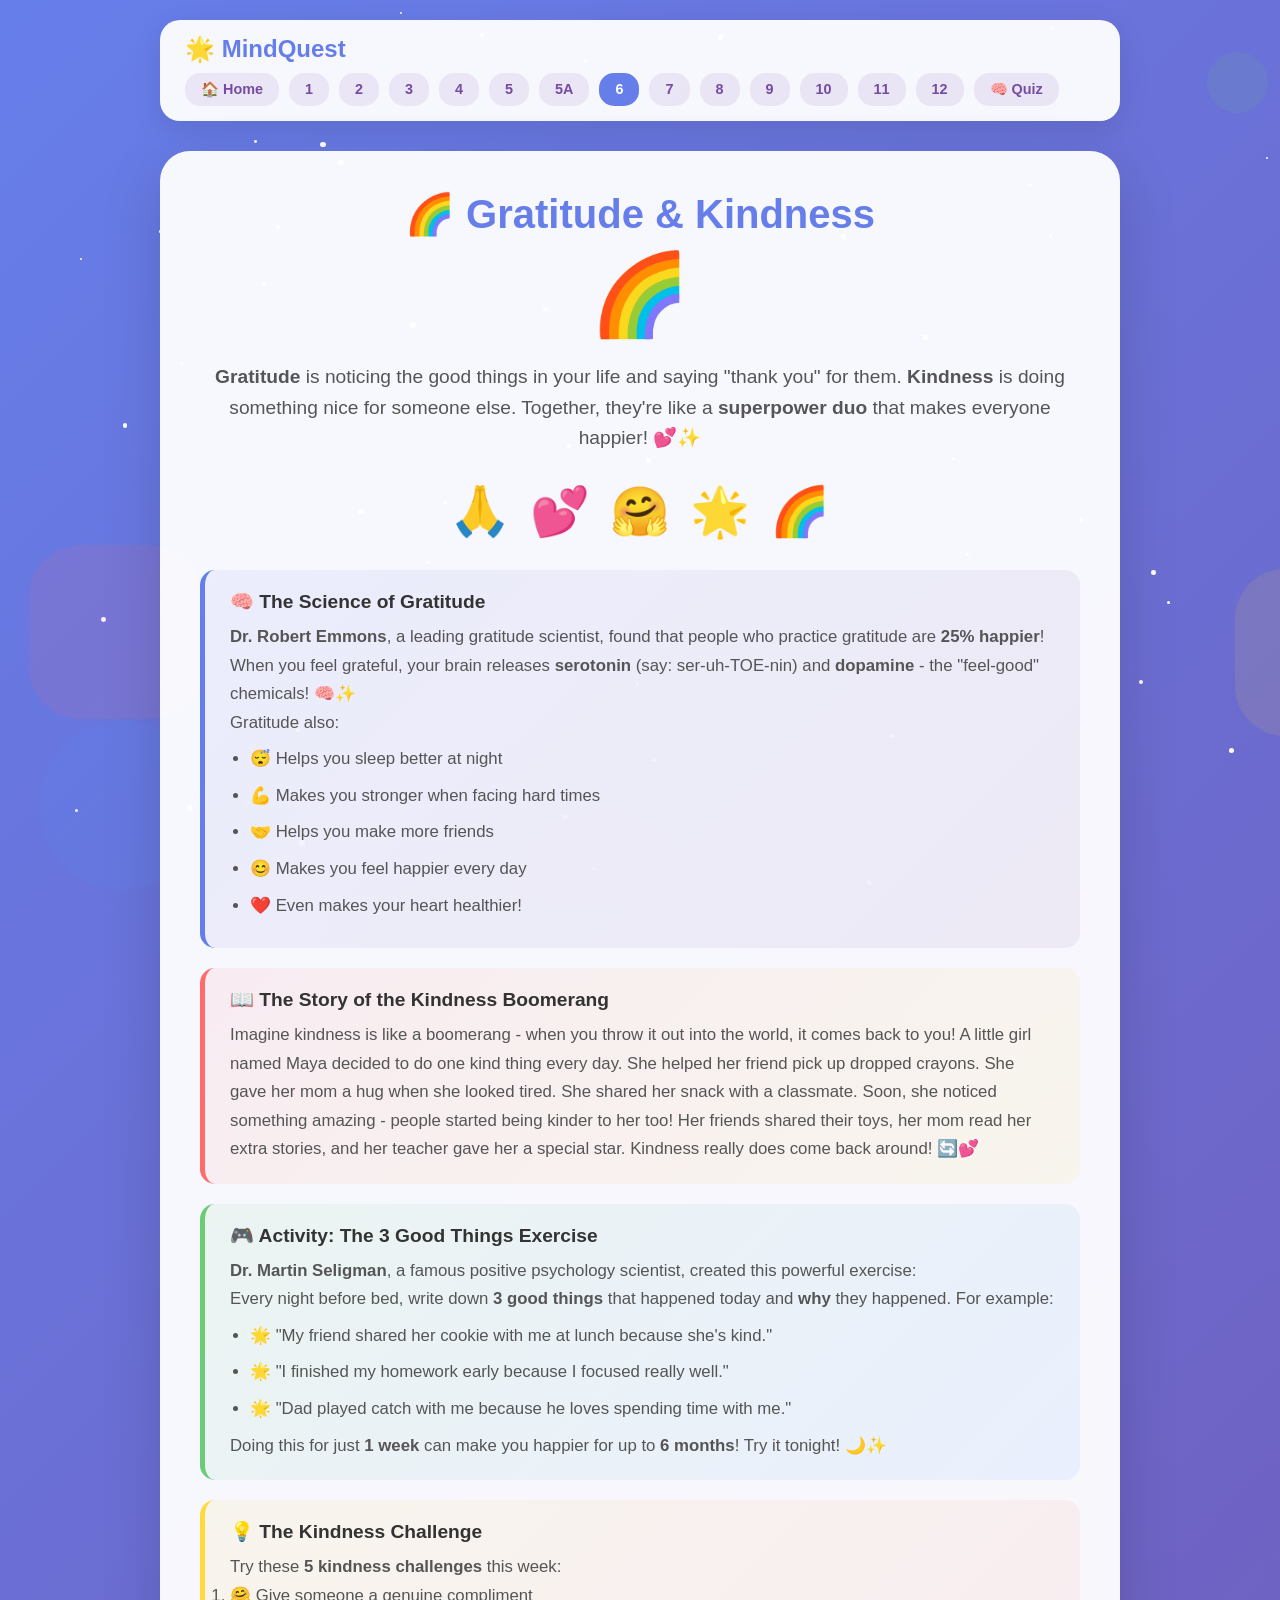
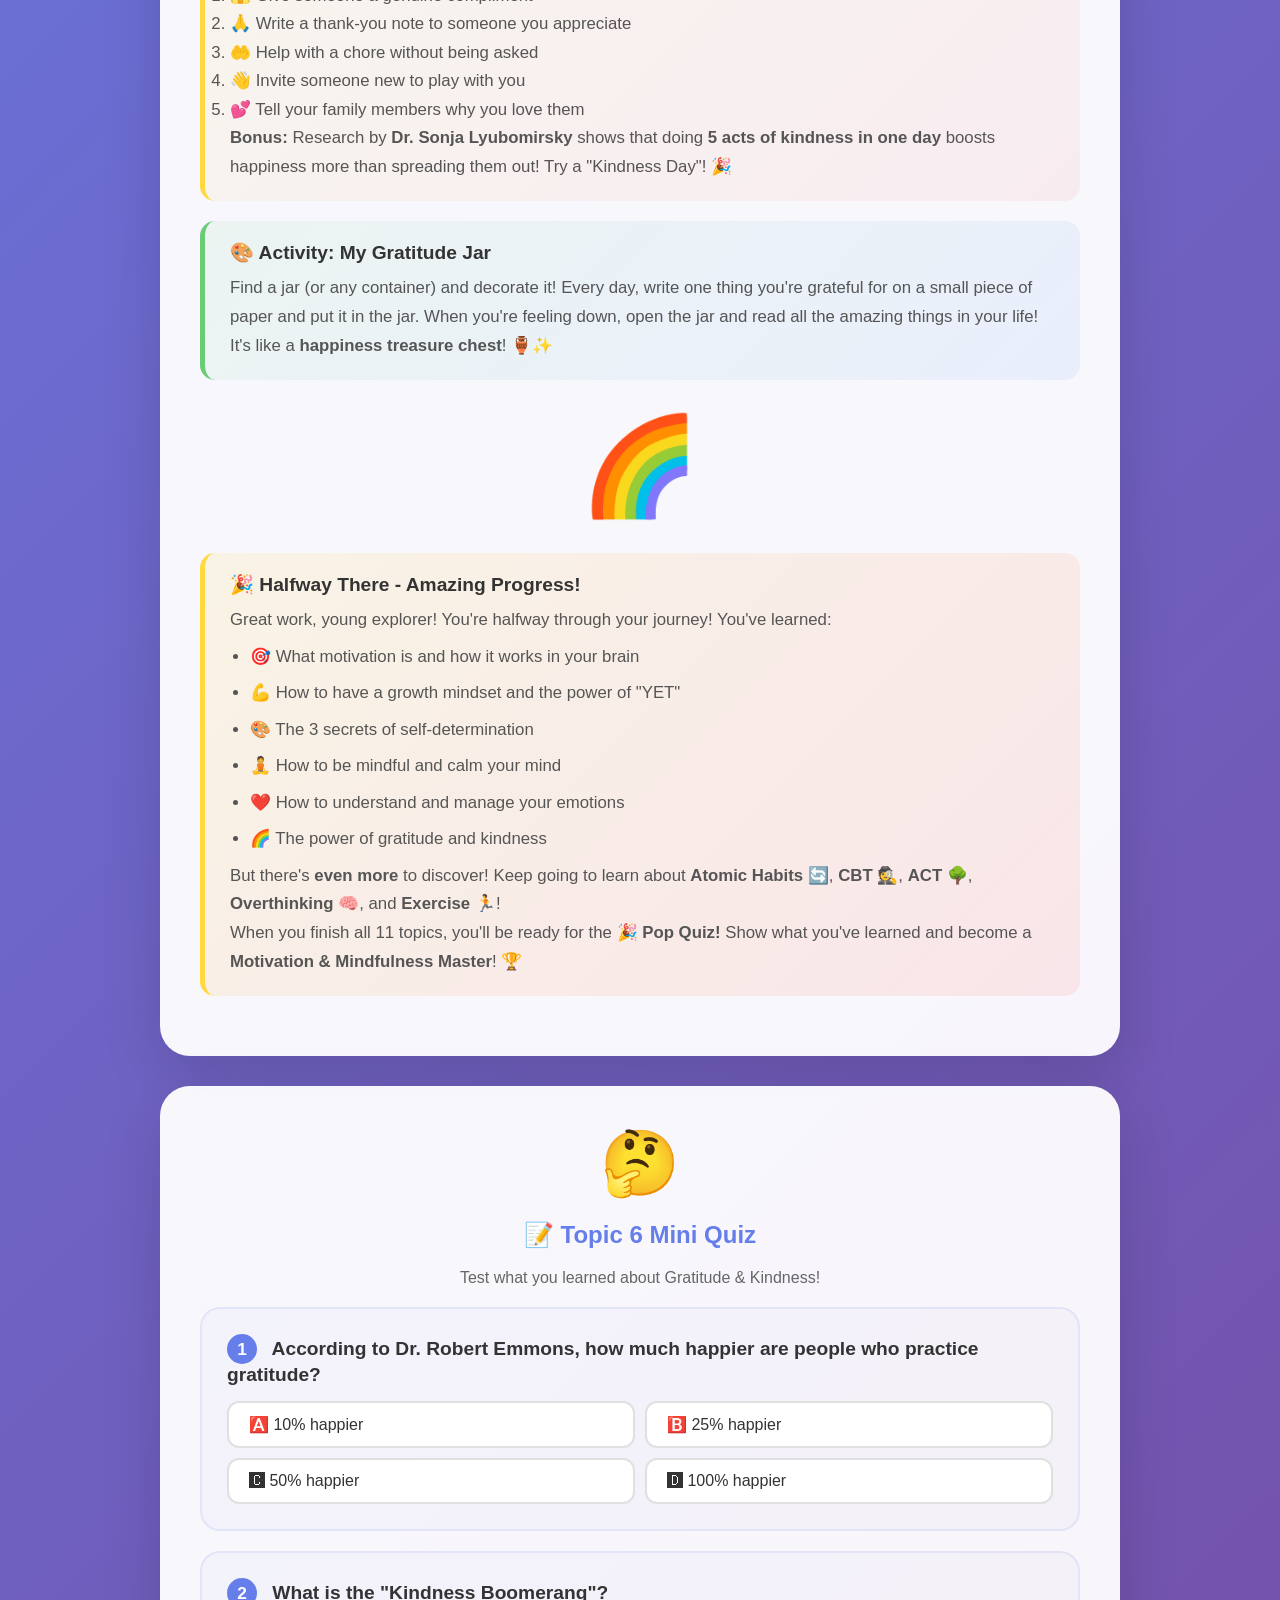
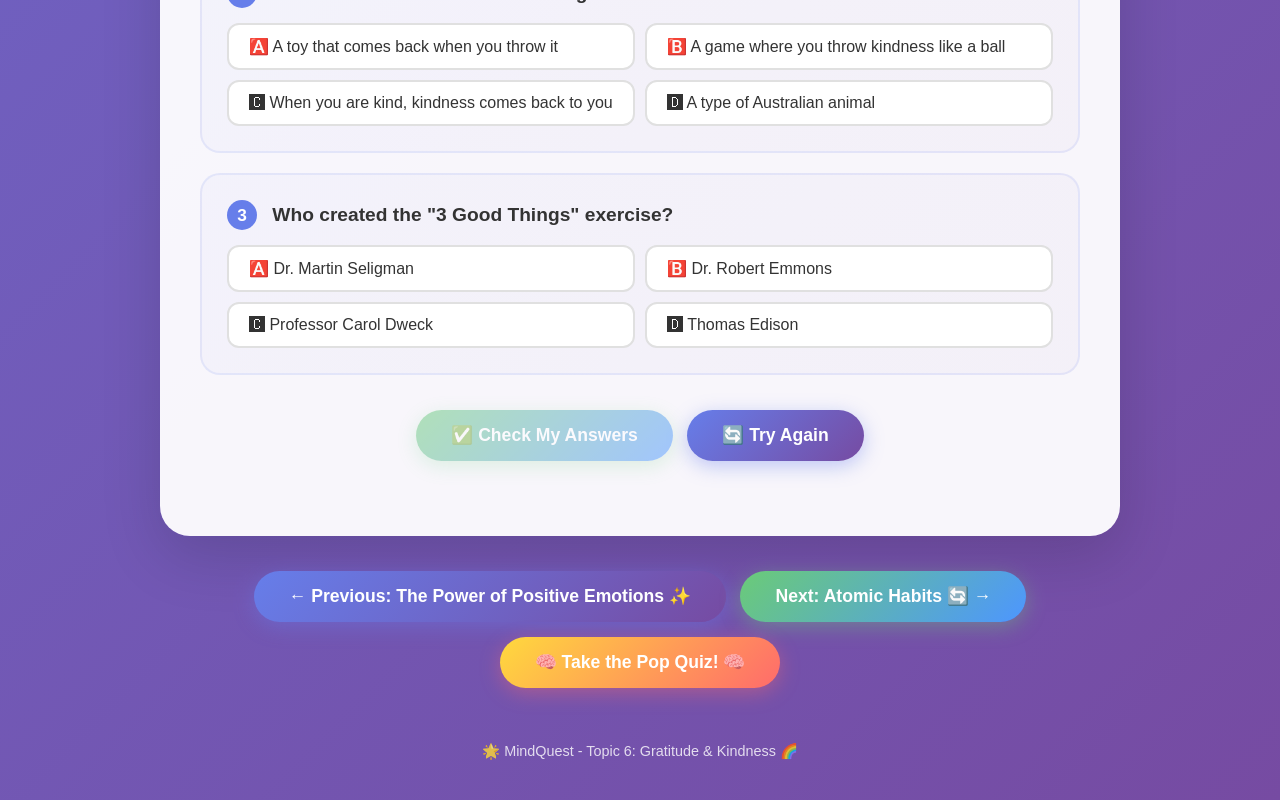
<file: course/topic6.html>
<!DOCTYPE html>
<html lang="en">
<head>
  <meta charset="UTF-8">
  <meta name="viewport" content="width=device-width, initial-scale=1.0">
  <title>Topic 6: Gratitude & Kindness 🌈</title>
  <link rel="stylesheet" href="css/style.css">
</head>
<body>
  <div class="stars"></div>
  <div class="floating-shapes"></div>

  <div class="container">
    <nav class="nav-bar">
      <a href="index.html" class="logo">🌟 MindQuest</a>
      <div class="nav-links">
        <a href="index.html">🏠 Home</a>
        <a href="topic1.html">1</a>
        <a href="topic2.html">2</a>
        <a href="topic3.html">3</a>
        <a href="topic4.html">4</a>
        <a href="topic5.html">5</a>
        <a href="topic5a.html">5A</a>
        <a href="topic6.html" class="active">6</a>
        <a href="topic7.html">7</a>
        <a href="topic8.html">8</a>
        <a href="topic9.html">9</a>
        <a href="topic10.html">10</a>
        <a href="topic11.html">11</a>
        <a href="topic12.html">12</a>
        <a href="quiz.html">🧠 Quiz</a>
      </div>
    </nav>

    <div class="topic-content">
      <h1>🌈 Gratitude & Kindness</h1>
      <span class="topic-icon">🌈</span>
      <p class="intro-text">
        <strong>Gratitude</strong> is noticing the good things in your life and saying "thank you" 
        for them. <strong>Kindness</strong> is doing something nice for someone else. Together, 
        they're like a <strong>superpower duo</strong> that makes everyone happier! 💕✨
      </p>

      <div class="illustration">
        <div class="emoji-row">
          <span>🙏</span>
          <span>💕</span>
          <span>🤗</span>
          <span>🌟</span>
          <span>🌈</span>
        </div>
      </div>

      <div class="info-box">
        <h3>🧠 The Science of Gratitude</h3>
        <p>
          <strong>Dr. Robert Emmons</strong>, a leading gratitude scientist, found that people who 
          practice gratitude are <strong>25% happier</strong>! When you feel grateful, your brain 
          releases <strong>serotonin</strong> (say: ser-uh-TOE-nin) and <strong>dopamine</strong> - 
          the "feel-good" chemicals! 🧠✨
        </p>
        <p>Gratitude also:</p>
        <ul>
          <li>😴 Helps you sleep better at night</li>
          <li>💪 Makes you stronger when facing hard times</li>
          <li>🤝 Helps you make more friends</li>
          <li>😊 Makes you feel happier every day</li>
          <li>❤️ Even makes your heart healthier!</li>
        </ul>
      </div>

      <div class="info-box story">
        <h3>📖 The Story of the Kindness Boomerang</h3>
        <p>
          Imagine kindness is like a boomerang - when you throw it out into the world, 
          it comes back to you! A little girl named Maya decided to do one kind thing every day. 
          She helped her friend pick up dropped crayons. She gave her mom a hug when she looked tired. 
          She shared her snack with a classmate. Soon, she noticed something amazing - people started 
          being kinder to her too! Her friends shared their toys, her mom read her extra stories, 
          and her teacher gave her a special star. Kindness really does come back around! 🔄💕
        </p>
      </div>

      <div class="info-box activity">
        <h3>🎮 Activity: The 3 Good Things Exercise</h3>
        <p>
          <strong>Dr. Martin Seligman</strong>, a famous positive psychology scientist, created 
          this powerful exercise:
        </p>
        <p>
          Every night before bed, write down <strong>3 good things</strong> that happened today 
          and <strong>why</strong> they happened. For example:
        </p>
        <ul>
          <li>🌟 "My friend shared her cookie with me at lunch because she's kind."</li>
          <li>🌟 "I finished my homework early because I focused really well."</li>
          <li>🌟 "Dad played catch with me because he loves spending time with me."</li>
        </ul>
        <p>
          Doing this for just <strong>1 week</strong> can make you happier for up to 
          <strong>6 months</strong>! Try it tonight! 🌙✨
        </p>
      </div>

      <div class="info-box tip">
        <h3>💡 The Kindness Challenge</h3>
        <p>
          Try these <strong>5 kindness challenges</strong> this week:
        </p>
        <ol>
          <li>🤗 Give someone a genuine compliment</li>
          <li>🙏 Write a thank-you note to someone you appreciate</li>
          <li>🤲 Help with a chore without being asked</li>
          <li>👋 Invite someone new to play with you</li>
          <li>💕 Tell your family members why you love them</li>
        </ol>
        <p>
          <strong>Bonus:</strong> Research by <strong>Dr. Sonja Lyubomirsky</strong> shows that 
          doing <strong>5 acts of kindness in one day</strong> boosts happiness more than 
          spreading them out! Try a "Kindness Day"! 🎉
        </p>
      </div>

      <div class="info-box activity">
        <h3>🎨 Activity: My Gratitude Jar</h3>
        <p>
          Find a jar (or any container) and decorate it! Every day, write one thing you're 
          grateful for on a small piece of paper and put it in the jar. When you're feeling 
          down, open the jar and read all the amazing things in your life! 
          It's like a <strong>happiness treasure chest</strong>! 🏺✨
        </p>
      </div>

      <div class="illustration">
        <span class="emoji-big">🌈</span>
      </div>

      <div class="info-box" style="background: linear-gradient(135deg, #ffd93d20, #ff6b6b20); border-left-color: #ffd93d;">
        <h3>🎉 Halfway There - Amazing Progress!</h3>
        <p>
          Great work, young explorer! You're halfway through your journey! You've learned:
        </p>
        <ul>
          <li>🎯 What motivation is and how it works in your brain</li>
          <li>💪 How to have a growth mindset and the power of "YET"</li>
          <li>🎨 The 3 secrets of self-determination</li>
          <li>🧘 How to be mindful and calm your mind</li>
          <li>❤️ How to understand and manage your emotions</li>
          <li>🌈 The power of gratitude and kindness</li>
        </ul>
        <p>
          But there's <strong>even more</strong> to discover! Keep going to learn about 
          <strong>Atomic Habits</strong> 🔄, <strong>CBT</strong> 🕵️, <strong>ACT</strong> 🌳, 
          <strong>Overthinking</strong> 🧠, and <strong>Exercise</strong> 🏃!
        </p>
        <p>
          When you finish all 11 topics, you'll be ready for the <strong>🎉 Pop Quiz!</strong> 
          Show what you've learned and become a <strong>Motivation & Mindfulness Master</strong>! 🏆
        </p>
      </div>
    </div>

    <!-- Mini Quiz -->
    <div class="quiz-container">
      <span class="quiz-icon">🤔</span>
      <h2 style="text-align:center; color:#667eea; margin-bottom:20px;">📝 Topic 6 Mini Quiz</h2>
      <p style="text-align:center; color:#666; margin-bottom:20px;">Test what you learned about Gratitude & Kindness!</p>

      <div class="question" data-correct="b">
        <h3><span class="q-number">1</span> According to Dr. Robert Emmons, how much happier are people who practice gratitude?</h3>
        <div class="options">
          <div class="option" data-value="a">🅰️ 10% happier</div>
          <div class="option" data-value="b">🅱️ 25% happier</div>
          <div class="option" data-value="c">🅲️ 50% happier</div>
          <div class="option" data-value="d">🅳️ 100% happier</div>
        </div>
      </div>

      <div class="question" data-correct="c">
        <h3><span class="q-number">2</span> What is the "Kindness Boomerang"?</h3>
        <div class="options">
          <div class="option" data-value="a">🅰️ A toy that comes back when you throw it</div>
          <div class="option" data-value="b">🅱️ A game where you throw kindness like a ball</div>
          <div class="option" data-value="c">🅲️ When you are kind, kindness comes back to you</div>
          <div class="option" data-value="d">🅳️ A type of Australian animal</div>
        </div>
      </div>

      <div class="question" data-correct="a">
        <h3><span class="q-number">3</span> Who created the "3 Good Things" exercise?</h3>
        <div class="options">
          <div class="option" data-value="a">🅰️ Dr. Martin Seligman</div>
          <div class="option" data-value="b">🅱️ Dr. Robert Emmons</div>
          <div class="option" data-value="c">🅲️ Professor Carol Dweck</div>
          <div class="option" data-value="d">🅳️ Thomas Edison</div>
        </div>
      </div>

      <div class="btn-group">
        <button class="btn btn-success mini-submit" disabled style="opacity:0.5; cursor:not-allowed;">✅ Check My Answers</button>
        <button class="btn btn-primary mini-reset">🔄 Try Again</button>
      </div>

      <div class="quiz-result mini-result">
        <span class="result-icon">🌟</span>
        <h2>Your Mini Quiz Result</h2>
        <div class="score">0 / 3</div>
        <p class="result-message"></p>
        <div class="answers-review"></div>
      </div>
    </div>

    <div class="btn-group">
      <a href="topic5a.html" class="btn btn-primary prev-link">← Previous: The Power of Positive Emotions ✨</a>
      <a href="topic7.html" class="btn btn-success next-link">Next: Atomic Habits 🔄 →</a>
      <a href="quiz.html" class="btn btn-secondary" style="margin-top:10px;">🧠 Take the Pop Quiz! 🧠</a>
    </div>

    <footer class="footer">
      <p>🌟 MindQuest - Topic 6: Gratitude & Kindness 🌈</p>
    </footer>
  </div>

  <script src="js/script.js"></script>
</body>
</html>
</file>
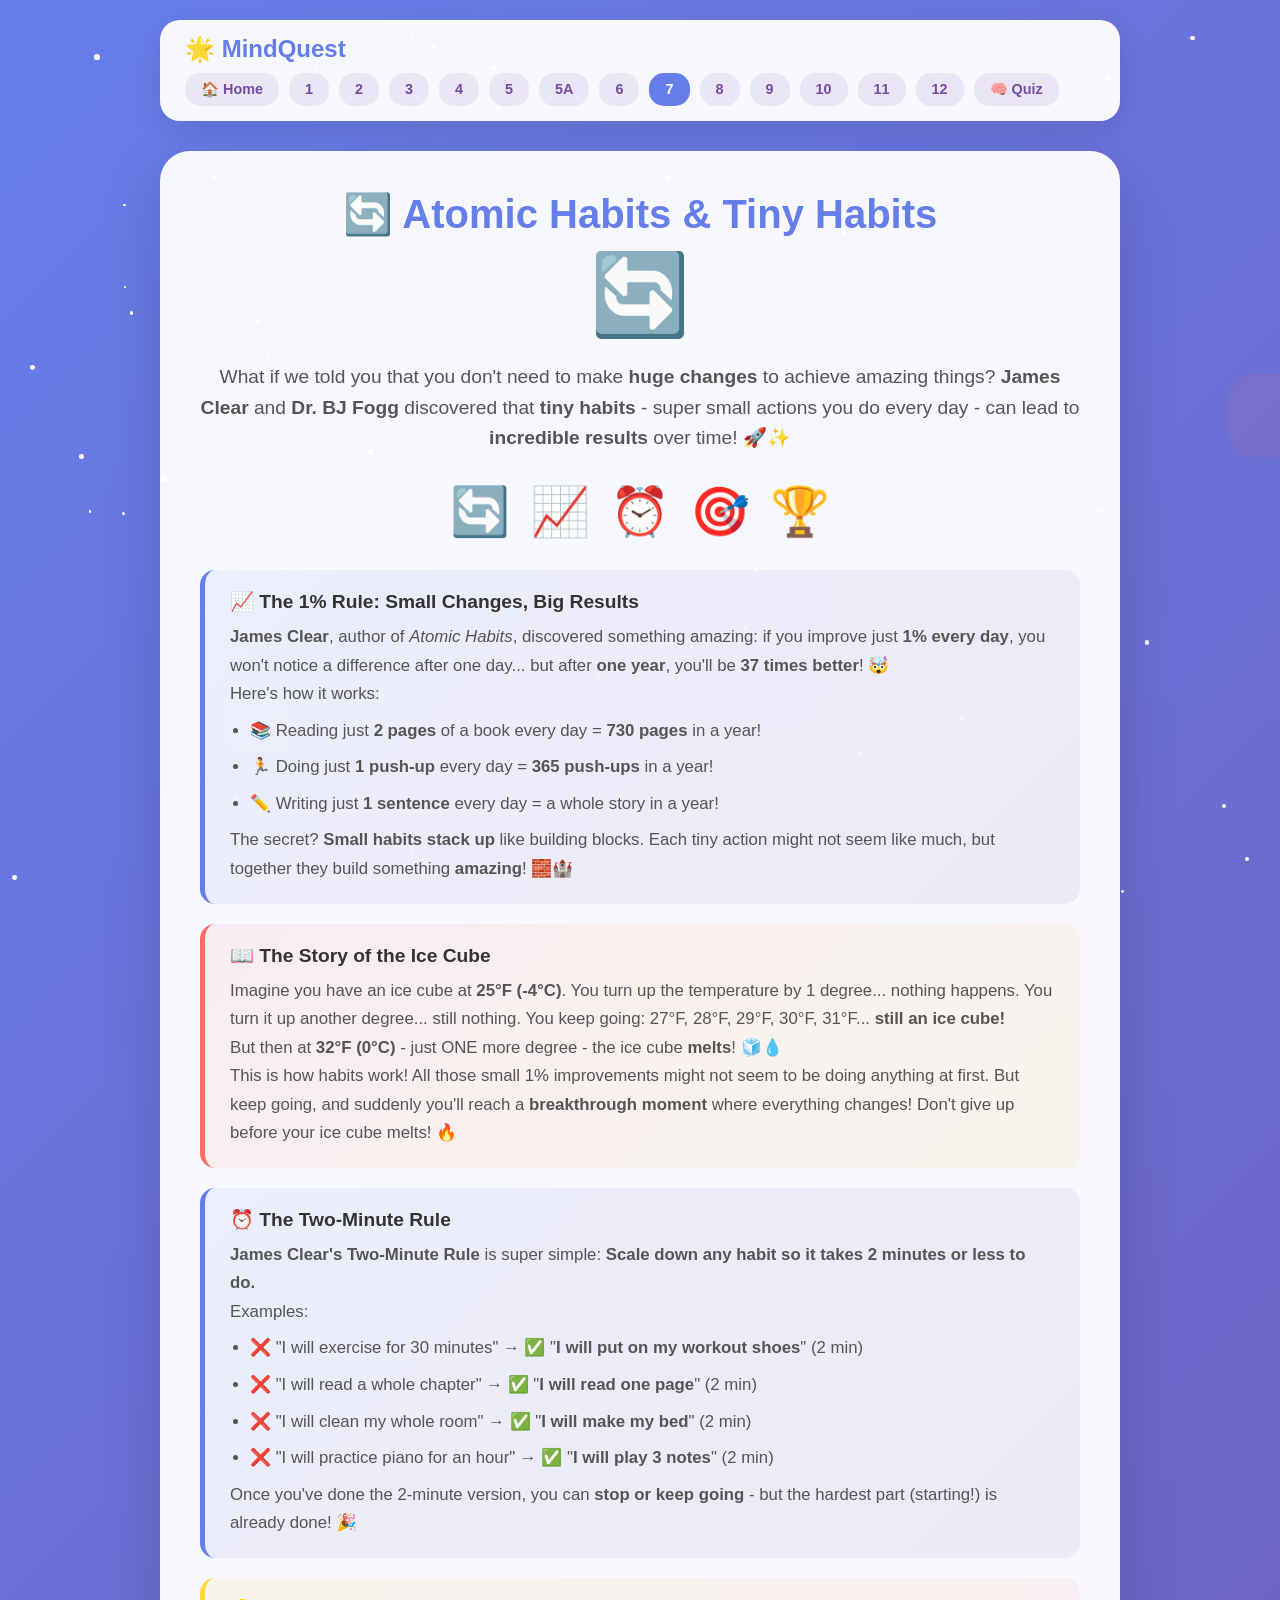
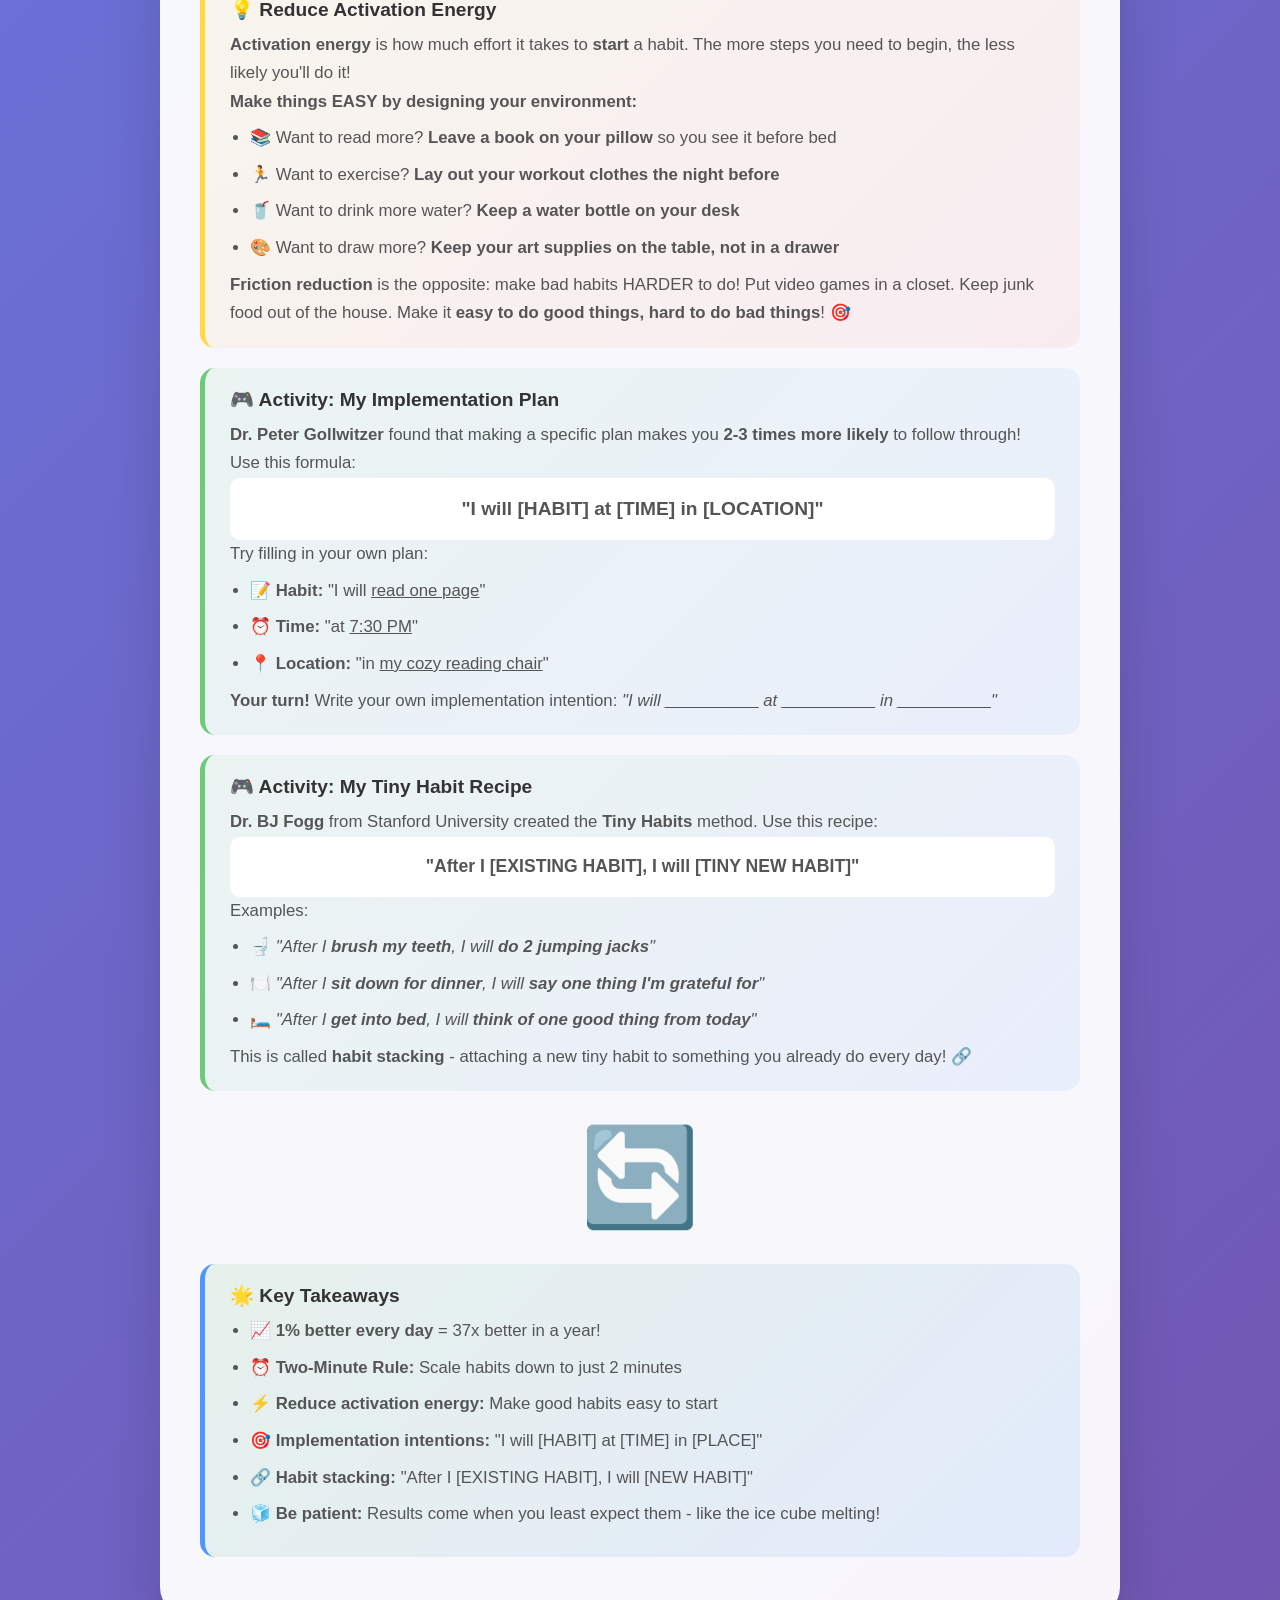
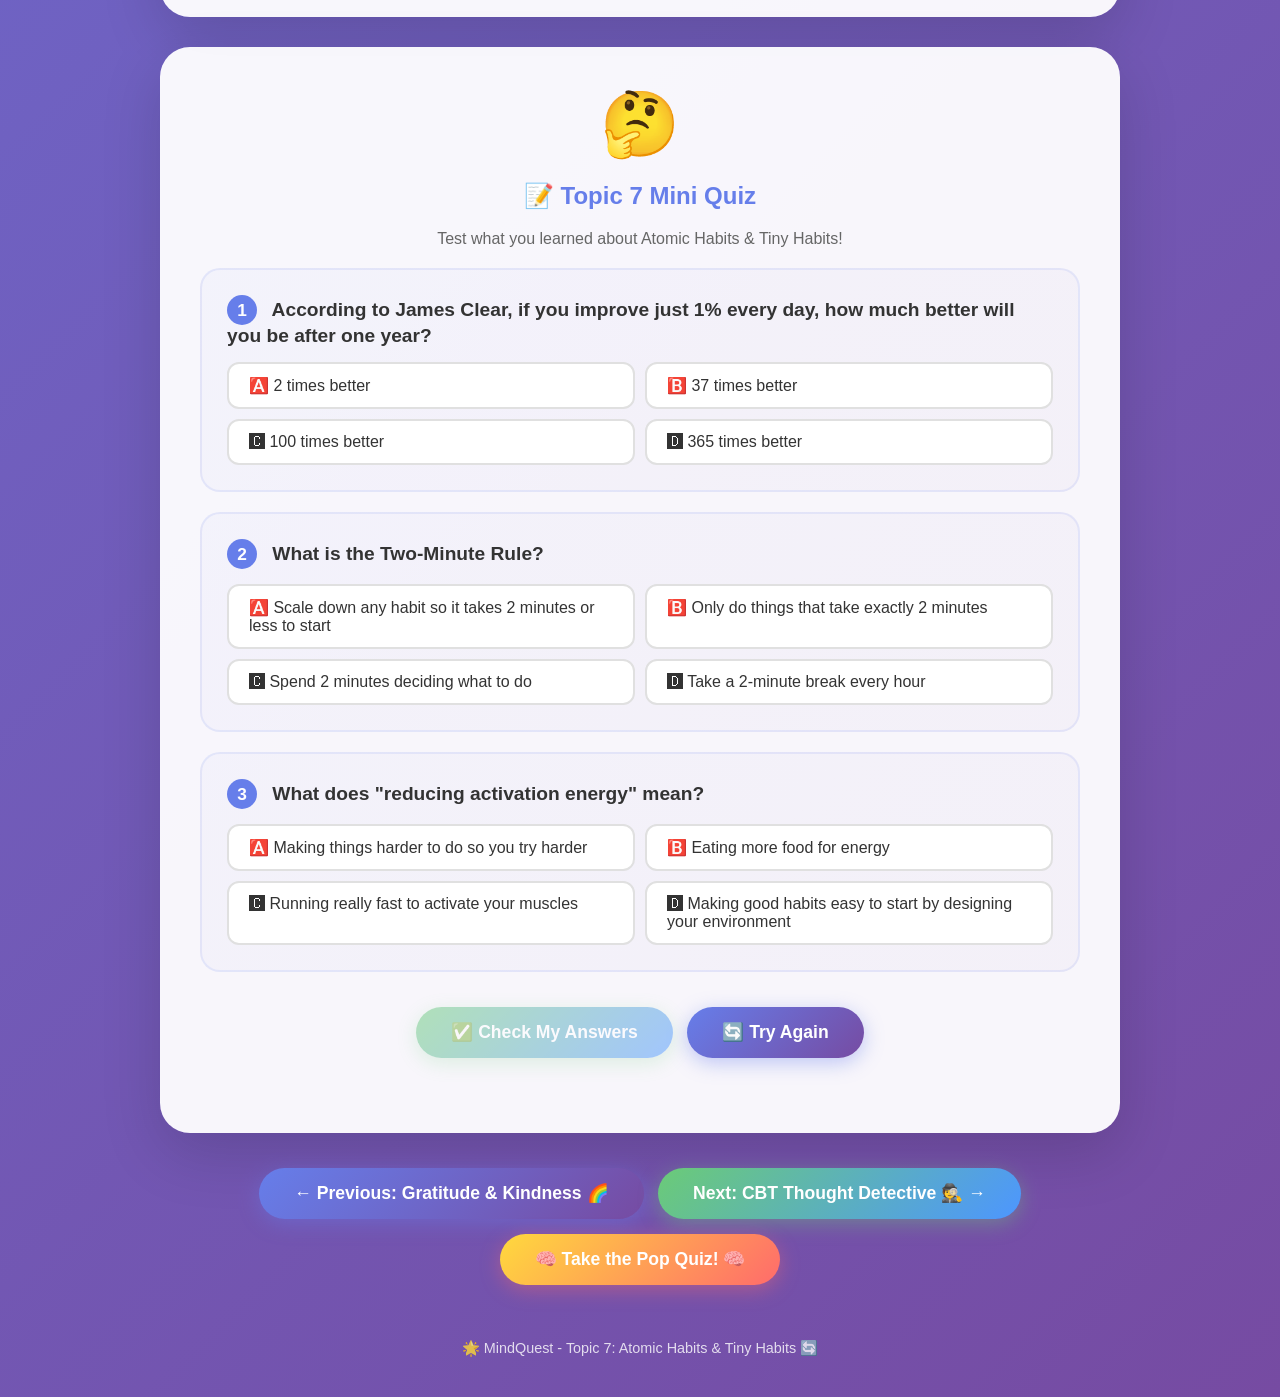
<file: course/topic7.html>
<!DOCTYPE html>
<html lang="en">
<head>
  <meta charset="UTF-8">
  <meta name="viewport" content="width=device-width, initial-scale=1.0">
  <title>Topic 7: Atomic Habits & Tiny Habits 🔄</title>
  <link rel="stylesheet" href="css/style.css">
</head>
<body>
  <div class="stars"></div>
  <div class="floating-shapes"></div>

  <div class="container">
    <nav class="nav-bar">
      <a href="index.html" class="logo">🌟 MindQuest</a>
      <div class="nav-links">
        <a href="index.html">🏠 Home</a>
        <a href="topic1.html">1</a>
        <a href="topic2.html">2</a>
        <a href="topic3.html">3</a>
        <a href="topic4.html">4</a>
        <a href="topic5.html">5</a>
        <a href="topic5a.html">5A</a>
        <a href="topic6.html">6</a>
        <a href="topic7.html" class="active">7</a>
        <a href="topic8.html">8</a>
        <a href="topic9.html">9</a>
        <a href="topic10.html">10</a>
        <a href="topic11.html">11</a>
        <a href="topic12.html">12</a>
        <a href="quiz.html">🧠 Quiz</a>
      </div>
    </nav>

    <div class="topic-content">
      <h1>🔄 Atomic Habits & Tiny Habits</h1>
      <span class="topic-icon">🔄</span>
      <p class="intro-text">
        What if we told you that you don't need to make <strong>huge changes</strong> to achieve 
        amazing things? <strong>James Clear</strong> and <strong>Dr. BJ Fogg</strong> discovered 
        that <strong>tiny habits</strong> - super small actions you do every day - can lead to 
        <strong>incredible results</strong> over time! 🚀✨
      </p>

      <div class="illustration">
        <div class="emoji-row">
          <span>🔄</span>
          <span>📈</span>
          <span>⏰</span>
          <span>🎯</span>
          <span>🏆</span>
        </div>
      </div>

      <div class="info-box">
        <h3>📈 The 1% Rule: Small Changes, Big Results</h3>
        <p>
          <strong>James Clear</strong>, author of <em>Atomic Habits</em>, discovered something amazing: 
          if you improve just <strong>1% every day</strong>, you won't notice a difference after one 
          day... but after <strong>one year</strong>, you'll be <strong>37 times better</strong>! 🤯
        </p>
        <p>Here's how it works:</p>
        <ul>
          <li>📚 Reading just <strong>2 pages</strong> of a book every day = <strong>730 pages</strong> in a year!</li>
          <li>🏃 Doing just <strong>1 push-up</strong> every day = <strong>365 push-ups</strong> in a year!</li>
          <li>✏️ Writing just <strong>1 sentence</strong> every day = a whole story in a year!</li>
        </ul>
        <p>
          The secret? <strong>Small habits stack up</strong> like building blocks. Each tiny action 
          might not seem like much, but together they build something <strong>amazing</strong>! 🧱🏰
        </p>
      </div>

      <div class="info-box story">
        <h3>📖 The Story of the Ice Cube</h3>
        <p>
          Imagine you have an ice cube at <strong>25°F (-4°C)</strong>. You turn up the temperature 
          by 1 degree... nothing happens. You turn it up another degree... still nothing. 
          You keep going: 27°F, 28°F, 29°F, 30°F, 31°F... <strong>still an ice cube!</strong>
        </p>
        <p>
          But then at <strong>32°F (0°C)</strong> - just ONE more degree - the ice cube 
          <strong>melts</strong>! 🧊💧
        </p>
        <p>
          This is how habits work! All those small 1% improvements might not seem to be doing 
          anything at first. But keep going, and suddenly you'll reach a <strong>breakthrough moment</strong> 
          where everything changes! Don't give up before your ice cube melts! 🔥
        </p>
      </div>

      <div class="info-box">
        <h3>⏰ The Two-Minute Rule</h3>
        <p>
          <strong>James Clear's Two-Minute Rule</strong> is super simple: 
          <strong>Scale down any habit so it takes 2 minutes or less to do.</strong>
        </p>
        <p>Examples:</p>
        <ul>
          <li>❌ "I will exercise for 30 minutes" → ✅ "<strong>I will put on my workout shoes</strong>" (2 min)</li>
          <li>❌ "I will read a whole chapter" → ✅ "<strong>I will read one page</strong>" (2 min)</li>
          <li>❌ "I will clean my whole room" → ✅ "<strong>I will make my bed</strong>" (2 min)</li>
          <li>❌ "I will practice piano for an hour" → ✅ "<strong>I will play 3 notes</strong>" (2 min)</li>
        </ul>
        <p>
          Once you've done the 2-minute version, you can <strong>stop or keep going</strong> - 
          but the hardest part (starting!) is already done! 🎉
        </p>
      </div>

      <div class="info-box tip">
        <h3>💡 Reduce Activation Energy</h3>
        <p>
          <strong>Activation energy</strong> is how much effort it takes to <strong>start</strong> 
          a habit. The more steps you need to begin, the less likely you'll do it!
        </p>
        <p><strong>Make things EASY by designing your environment:</strong></p>
        <ul>
          <li>📚 Want to read more? <strong>Leave a book on your pillow</strong> so you see it before bed</li>
          <li>🏃 Want to exercise? <strong>Lay out your workout clothes the night before</strong></li>
          <li>🥤 Want to drink more water? <strong>Keep a water bottle on your desk</strong></li>
          <li>🎨 Want to draw more? <strong>Keep your art supplies on the table, not in a drawer</strong></li>
        </ul>
        <p>
          <strong>Friction reduction</strong> is the opposite: make bad habits HARDER to do!
          Put video games in a closet. Keep junk food out of the house. Make it 
          <strong>easy to do good things, hard to do bad things</strong>! 🎯
        </p>
      </div>

      <div class="info-box activity">
        <h3>🎮 Activity: My Implementation Plan</h3>
        <p>
          <strong>Dr. Peter Gollwitzer</strong> found that making a specific plan makes you 
          <strong>2-3 times more likely</strong> to follow through! Use this formula:
        </p>
        <p style="text-align:center; font-size:1.2em; padding:15px; background:white; border-radius:10px;">
          <strong>"I will [HABIT] at [TIME] in [LOCATION]"</strong>
        </p>
        <p>Try filling in your own plan:</p>
        <ul>
          <li>📝 <strong>Habit:</strong> "I will <u>read one page</u>"</li>
          <li>⏰ <strong>Time:</strong> "at <u>7:30 PM</u>"</li>
          <li>📍 <strong>Location:</strong> "in <u>my cozy reading chair</u>"</li>
        </ul>
        <p>
          <strong>Your turn!</strong> Write your own implementation intention:
          <em>"I will <u>__________</u> at <u>__________</u> in <u>__________</u>"</em>
        </p>
      </div>

      <div class="info-box activity">
        <h3>🎮 Activity: My Tiny Habit Recipe</h3>
        <p>
          <strong>Dr. BJ Fogg</strong> from Stanford University created the <strong>Tiny Habits</strong> 
          method. Use this recipe:
        </p>
        <p style="text-align:center; font-size:1.1em; padding:15px; background:white; border-radius:10px;">
          <strong>"After I [EXISTING HABIT], I will [TINY NEW HABIT]"</strong>
        </p>
        <p>Examples:</p>
        <ul>
          <li>🚽 <em>"After I <strong>brush my teeth</strong>, I will <strong>do 2 jumping jacks</strong>"</em></li>
          <li>🍽️ <em>"After I <strong>sit down for dinner</strong>, I will <strong>say one thing I'm grateful for</strong>"</em></li>
          <li>🛏️ <em>"After I <strong>get into bed</strong>, I will <strong>think of one good thing from today</strong>"</em></li>
        </ul>
        <p>
          This is called <strong>habit stacking</strong> - attaching a new tiny habit to something 
          you already do every day! 🔗
        </p>
      </div>

      <div class="illustration">
        <span class="emoji-big">🔄</span>
      </div>

      <div class="info-box" style="background: linear-gradient(135deg, #6bcb7720, #4d96ff20); border-left-color: #4d96ff;">
        <h3>🌟 Key Takeaways</h3>
        <ul>
          <li>📈 <strong>1% better every day</strong> = 37x better in a year!</li>
          <li>⏰ <strong>Two-Minute Rule:</strong> Scale habits down to just 2 minutes</li>
          <li>⚡ <strong>Reduce activation energy:</strong> Make good habits easy to start</li>
          <li>🎯 <strong>Implementation intentions:</strong> "I will [HABIT] at [TIME] in [PLACE]"</li>
          <li>🔗 <strong>Habit stacking:</strong> "After I [EXISTING HABIT], I will [NEW HABIT]"</li>
          <li>🧊 <strong>Be patient:</strong> Results come when you least expect them - like the ice cube melting!</li>
        </ul>
      </div>
    </div>

    <!-- Mini Quiz -->
    <div class="quiz-container">
      <span class="quiz-icon">🤔</span>
      <h2 style="text-align:center; color:#667eea; margin-bottom:20px;">📝 Topic 7 Mini Quiz</h2>
      <p style="text-align:center; color:#666; margin-bottom:20px;">Test what you learned about Atomic Habits & Tiny Habits!</p>

      <div class="question" data-correct="b">
        <h3><span class="q-number">1</span> According to James Clear, if you improve just 1% every day, how much better will you be after one year?</h3>
        <div class="options">
          <div class="option" data-value="a">🅰️ 2 times better</div>
          <div class="option" data-value="b">🅱️ 37 times better</div>
          <div class="option" data-value="c">🅲️ 100 times better</div>
          <div class="option" data-value="d">🅳️ 365 times better</div>
        </div>
      </div>

      <div class="question" data-correct="a">
        <h3><span class="q-number">2</span> What is the Two-Minute Rule?</h3>
        <div class="options">
          <div class="option" data-value="a">🅰️ Scale down any habit so it takes 2 minutes or less to start</div>
          <div class="option" data-value="b">🅱️ Only do things that take exactly 2 minutes</div>
          <div class="option" data-value="c">🅲️ Spend 2 minutes deciding what to do</div>
          <div class="option" data-value="d">🅳️ Take a 2-minute break every hour</div>
        </div>
      </div>

      <div class="question" data-correct="d">
        <h3><span class="q-number">3</span> What does "reducing activation energy" mean?</h3>
        <div class="options">
          <div class="option" data-value="a">🅰️ Making things harder to do so you try harder</div>
          <div class="option" data-value="b">🅱️ Eating more food for energy</div>
          <div class="option" data-value="c">🅲️ Running really fast to activate your muscles</div>
          <div class="option" data-value="d">🅳️ Making good habits easy to start by designing your environment</div>
        </div>
      </div>

      <div class="btn-group">
        <button class="btn btn-success mini-submit" disabled style="opacity:0.5; cursor:not-allowed;">✅ Check My Answers</button>
        <button class="btn btn-primary mini-reset">🔄 Try Again</button>
      </div>

      <div class="quiz-result mini-result">
        <span class="result-icon">🌟</span>
        <h2>Your Mini Quiz Result</h2>
        <div class="score">0 / 3</div>
        <p class="result-message"></p>
        <div class="answers-review"></div>
      </div>
    </div>

    <div class="btn-group">
      <a href="topic6.html" class="btn btn-primary prev-link">← Previous: Gratitude & Kindness 🌈</a>
      <a href="topic8.html" class="btn btn-success next-link">Next: CBT Thought Detective 🕵️ →</a>
      <a href="quiz.html" class="btn btn-secondary" style="margin-top:10px;">🧠 Take the Pop Quiz! 🧠</a>
    </div>

    <footer class="footer">
      <p>🌟 MindQuest - Topic 7: Atomic Habits & Tiny Habits 🔄</p>
    </footer>
  </div>

  <script src="js/script.js"></script>
</body>
</html>
</file>
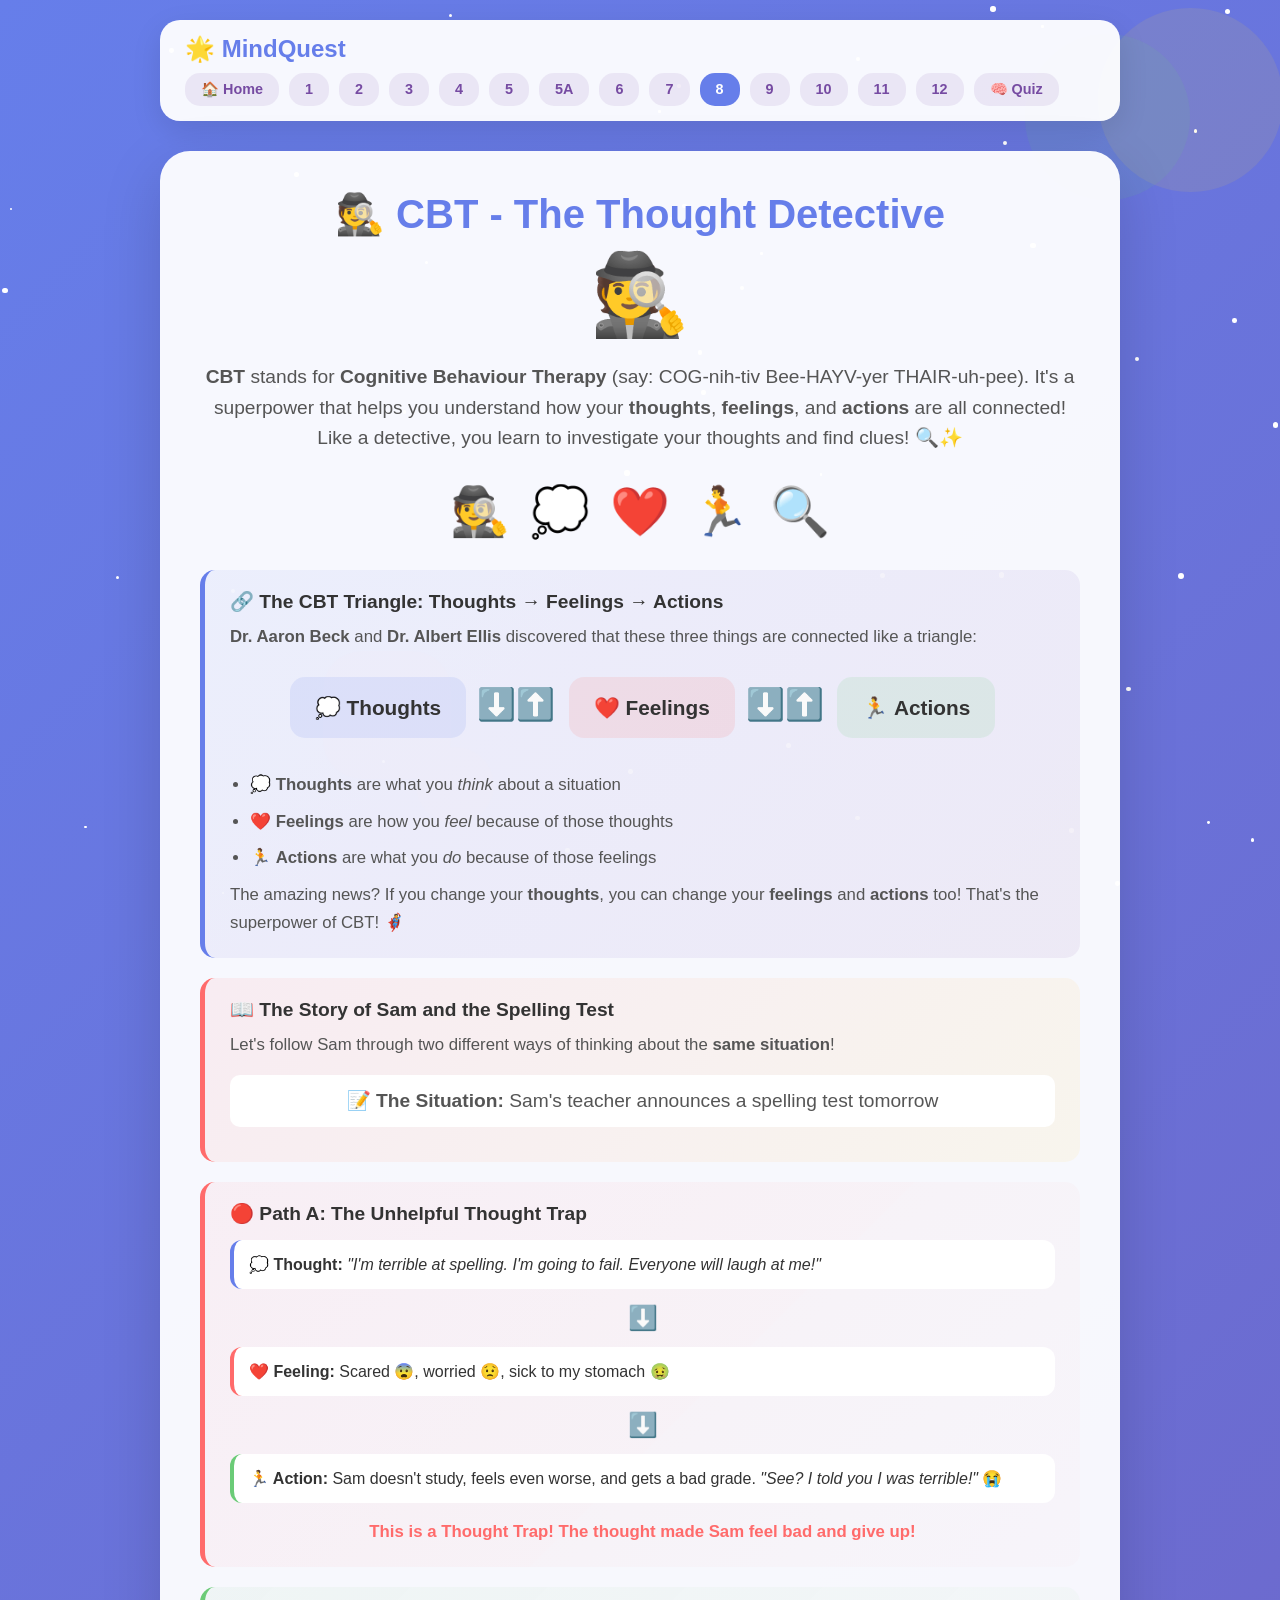
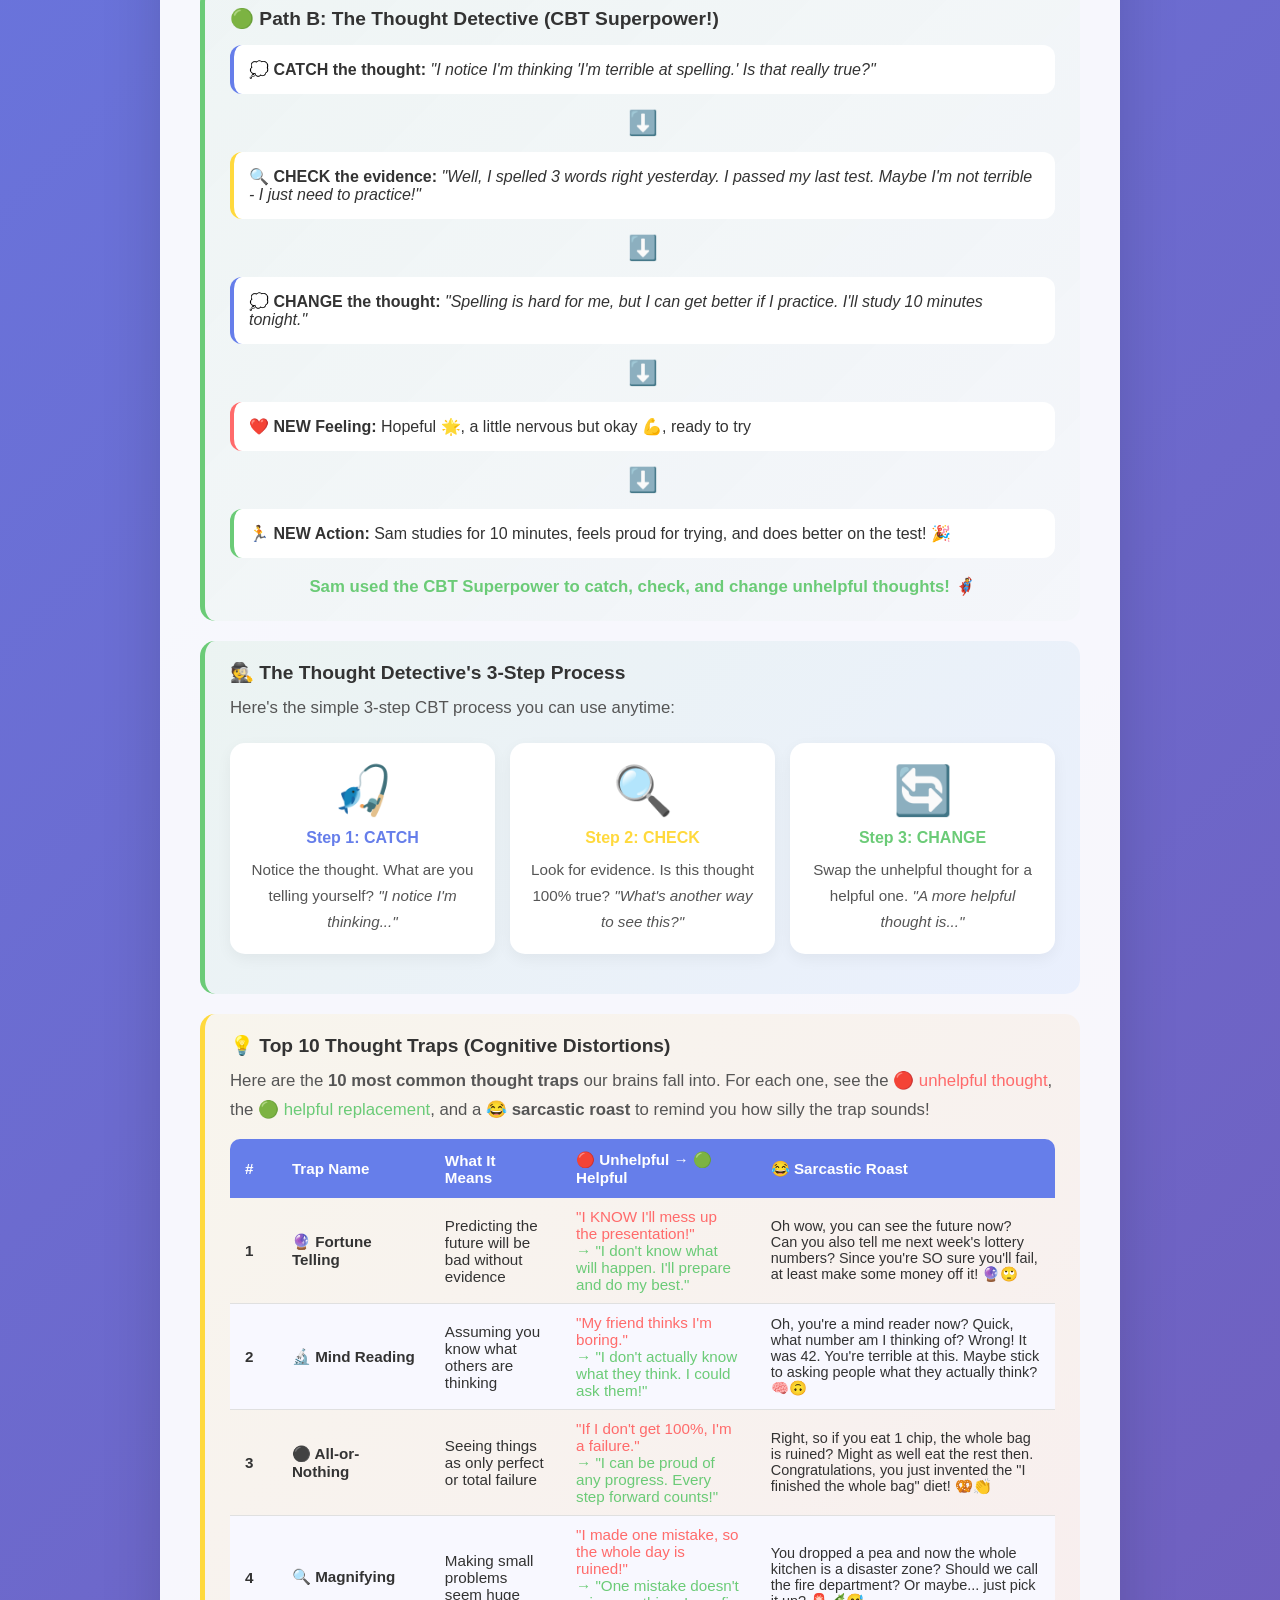
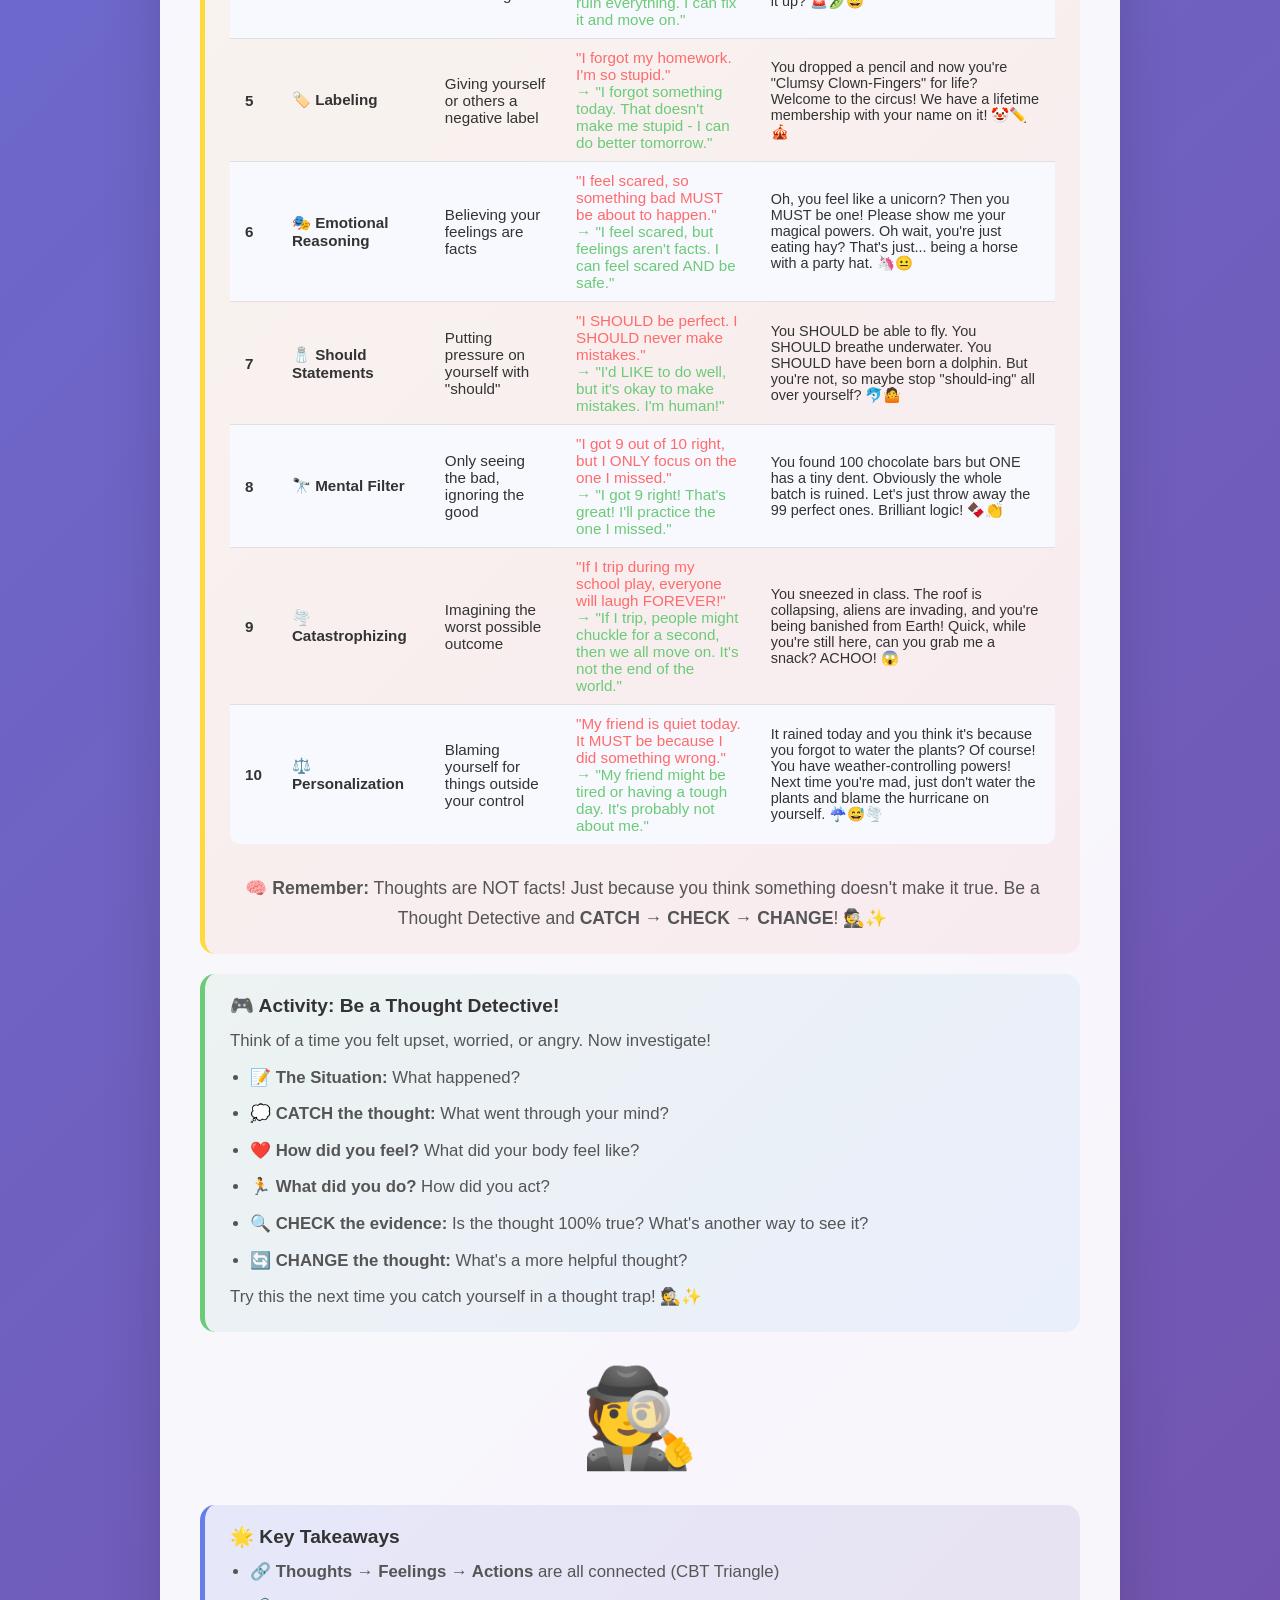
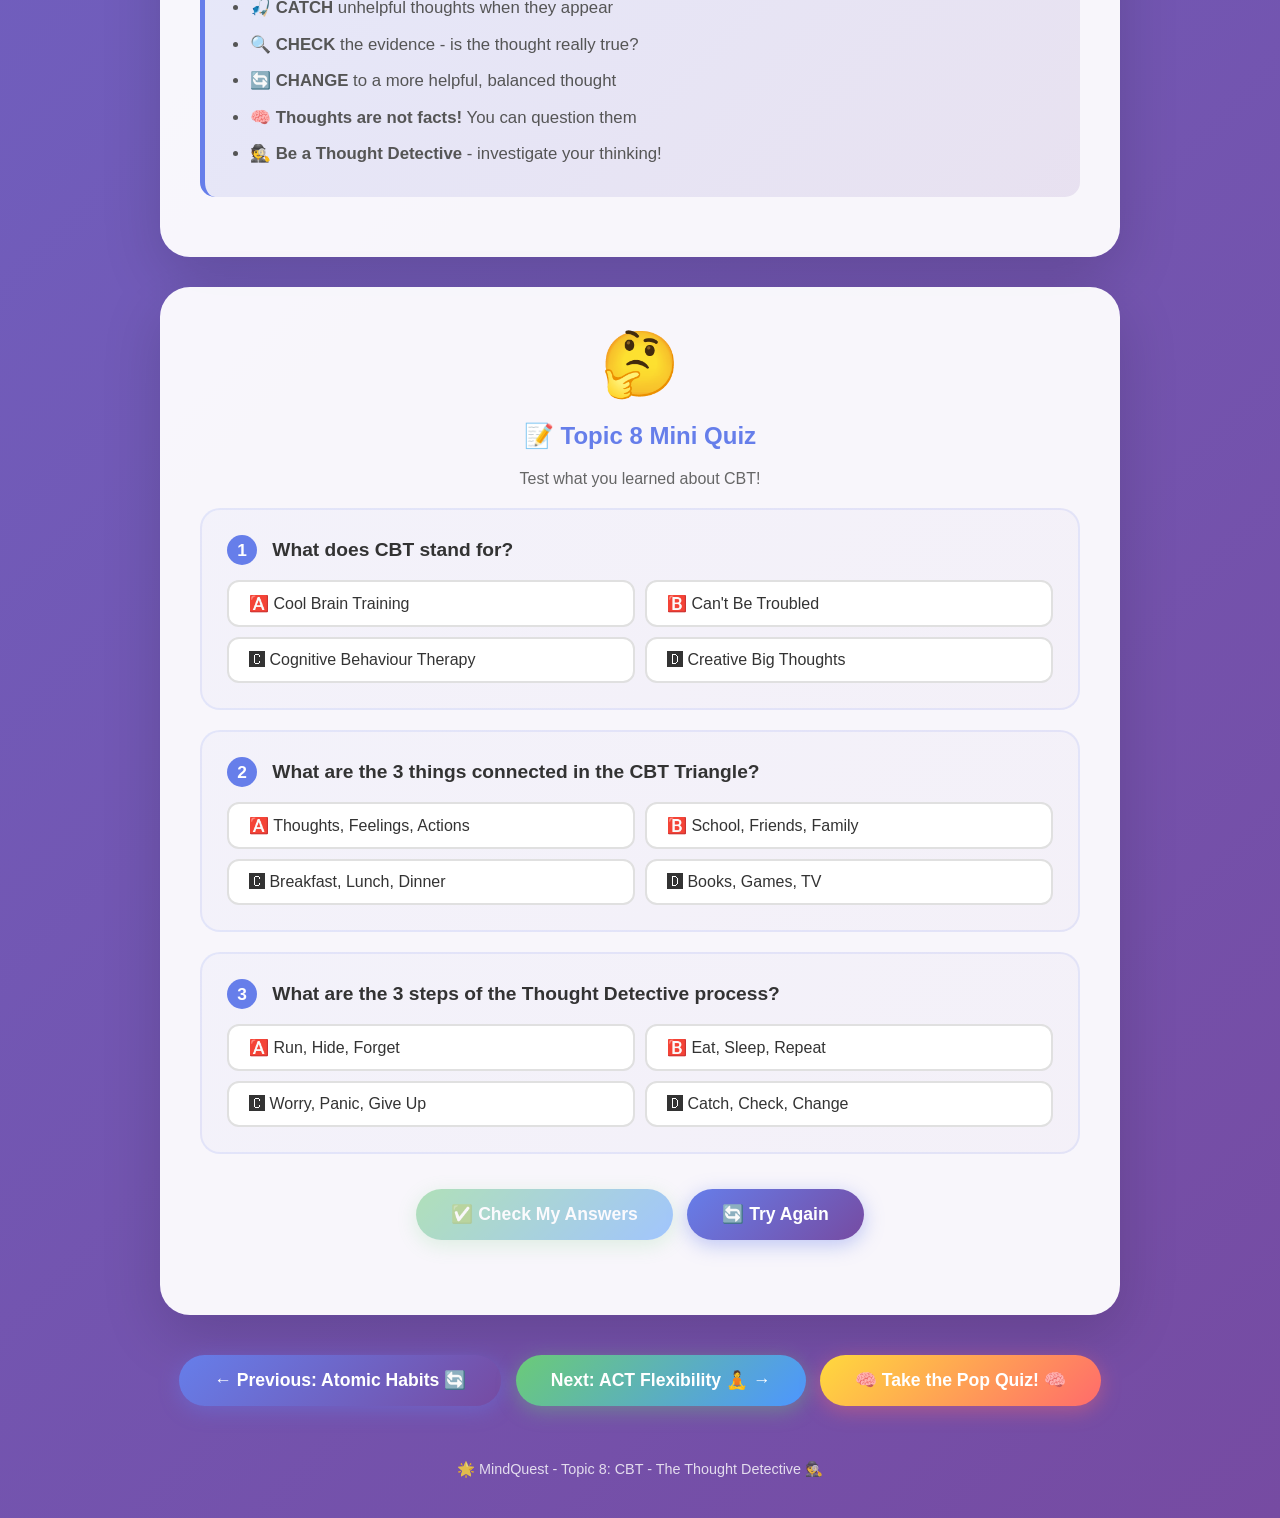
<file: course/topic8.html>
<!DOCTYPE html>
<html lang="en">
<head>
  <meta charset="UTF-8">
  <meta name="viewport" content="width=device-width, initial-scale=1.0">
  <title>Topic 8: CBT - The Thought Detective 🕵️</title>
  <link rel="stylesheet" href="css/style.css">
</head>
<body>
  <div class="stars"></div>
  <div class="floating-shapes"></div>

  <div class="container">
    <nav class="nav-bar">
      <a href="index.html" class="logo">🌟 MindQuest</a>
      <div class="nav-links">
        <a href="index.html">🏠 Home</a>
        <a href="topic1.html">1</a>
        <a href="topic2.html">2</a>
        <a href="topic3.html">3</a>
        <a href="topic4.html">4</a>
        <a href="topic5.html">5</a>
        <a href="topic5a.html">5A</a>
        <a href="topic6.html">6</a>
        <a href="topic7.html">7</a>
        <a href="topic8.html" class="active">8</a>
        <a href="topic9.html">9</a>
        <a href="topic10.html">10</a>
        <a href="topic11.html">11</a>
        <a href="topic12.html">12</a>
        <a href="quiz.html">🧠 Quiz</a>
      </div>
    </nav>

    <div class="topic-content">
      <h1>🕵️ CBT - The Thought Detective</h1>
      <span class="topic-icon">🕵️</span>
      <p class="intro-text">
        <strong>CBT</strong> stands for <strong>Cognitive Behaviour Therapy</strong> (say: COG-nih-tiv 
        Bee-HAYV-yer THAIR-uh-pee). It's a superpower that helps you understand how your 
        <strong>thoughts</strong>, <strong>feelings</strong>, and <strong>actions</strong> are all 
        connected! Like a detective, you learn to investigate your thoughts and find clues! 🔍✨
      </p>

      <div class="illustration">
        <div class="emoji-row">
          <span>🕵️</span>
          <span>💭</span>
          <span>❤️</span>
          <span>🏃</span>
          <span>🔍</span>
        </div>
      </div>

      <div class="info-box">
        <h3>🔗 The CBT Triangle: Thoughts → Feelings → Actions</h3>
        <p>
          <strong>Dr. Aaron Beck</strong> and <strong>Dr. Albert Ellis</strong> discovered that 
          these three things are connected like a triangle:
        </p>
        <div style="text-align:center; padding:20px; font-size:1.3em; line-height:2;">
          <span style="display:inline-block; background:#667eea20; padding:10px 25px; border-radius:15px; margin:5px;">💭 <strong>Thoughts</strong></span>
          <span style="font-size:1.5em;"> ⬇️⬆️ </span>
          <span style="display:inline-block; background:#ff6b6b20; padding:10px 25px; border-radius:15px; margin:5px;">❤️ <strong>Feelings</strong></span>
          <span style="font-size:1.5em;"> ⬇️⬆️ </span>
          <span style="display:inline-block; background:#6bcb7720; padding:10px 25px; border-radius:15px; margin:5px;">🏃 <strong>Actions</strong></span>
        </div>
        <ul>
          <li>💭 <strong>Thoughts</strong> are what you <em>think</em> about a situation</li>
          <li>❤️ <strong>Feelings</strong> are how you <em>feel</em> because of those thoughts</li>
          <li>🏃 <strong>Actions</strong> are what you <em>do</em> because of those feelings</li>
        </ul>
        <p>
          The amazing news? If you change your <strong>thoughts</strong>, you can change your 
          <strong>feelings</strong> and <strong>actions</strong> too! That's the superpower of CBT! 🦸
        </p>
      </div>

      <!-- CBT Flow Example -->
      <div class="info-box story">
        <h3>📖 The Story of Sam and the Spelling Test</h3>
        <p>
          Let's follow Sam through two different ways of thinking about the <strong>same situation</strong>!
        </p>
        <p style="text-align:center; font-size:1.2em; padding:10px; background:white; border-radius:10px; margin:15px 0;">
          📝 <strong>The Situation:</strong> Sam's teacher announces a spelling test tomorrow
        </p>
      </div>

      <!-- Path A: Unhelpful Thoughts -->
      <div class="info-box" style="border-left-color: #ff6b6b; background: linear-gradient(135deg, #ff6b6b10, #ff6b6b05);">
        <h3>🔴 Path A: The Unhelpful Thought Trap</h3>
        
        <div style="display:flex; flex-direction:column; gap:15px; margin:15px 0;">
          <div style="background:white; border-radius:12px; padding:15px; border-left:4px solid #667eea;">
            <strong>💭 Thought:</strong> <em>"I'm terrible at spelling. I'm going to fail. Everyone will laugh at me!"</em>
          </div>
          <div style="text-align:center; font-size:1.5em;">⬇️</div>
          <div style="background:white; border-radius:12px; padding:15px; border-left:4px solid #ff6b6b;">
            <strong>❤️ Feeling:</strong> Scared 😨, worried 😟, sick to my stomach 🤢
          </div>
          <div style="text-align:center; font-size:1.5em;">⬇️</div>
          <div style="background:white; border-radius:12px; padding:15px; border-left:4px solid #6bcb77;">
            <strong>🏃 Action:</strong> Sam doesn't study, feels even worse, and gets a bad grade. 
            <em>"See? I told you I was terrible!"</em> 😭
          </div>
        </div>
        <p style="text-align:center; color:#ff6b6b; font-weight:bold;">This is a <strong>Thought Trap</strong>! The thought made Sam feel bad and give up!</p>
      </div>

      <!-- Path B: Helpful Thoughts (CBT) -->
      <div class="info-box" style="border-left-color: #6bcb77; background: linear-gradient(135deg, #6bcb7710, #6bcb7705);">
        <h3>🟢 Path B: The Thought Detective (CBT Superpower!)</h3>
        
        <div style="display:flex; flex-direction:column; gap:15px; margin:15px 0;">
          <div style="background:white; border-radius:12px; padding:15px; border-left:4px solid #667eea;">
            <strong>💭 CATCH the thought:</strong> <em>"I notice I'm thinking 'I'm terrible at spelling.' Is that really true?"</em>
          </div>
          <div style="text-align:center; font-size:1.5em;">⬇️</div>
          <div style="background:white; border-radius:12px; padding:15px; border-left:4px solid #ffd93d;">
            <strong>🔍 CHECK the evidence:</strong> <em>"Well, I spelled 3 words right yesterday. I passed my last test. Maybe I'm not terrible - I just need to practice!"</em>
          </div>
          <div style="text-align:center; font-size:1.5em;">⬇️</div>
          <div style="background:white; border-radius:12px; padding:15px; border-left:4px solid #667eea;">
            <strong>💭 CHANGE the thought:</strong> <em>"Spelling is hard for me, but I can get better if I practice. I'll study 10 minutes tonight."</em>
          </div>
          <div style="text-align:center; font-size:1.5em;">⬇️</div>
          <div style="background:white; border-radius:12px; padding:15px; border-left:4px solid #ff6b6b;">
            <strong>❤️ NEW Feeling:</strong> Hopeful 🌟, a little nervous but okay 💪, ready to try
          </div>
          <div style="text-align:center; font-size:1.5em;">⬇️</div>
          <div style="background:white; border-radius:12px; padding:15px; border-left:4px solid #6bcb77;">
            <strong>🏃 NEW Action:</strong> Sam studies for 10 minutes, feels proud for trying, and does better on the test! 🎉
          </div>
        </div>
        <p style="text-align:center; color:#6bcb77; font-weight:bold;">Sam used the <strong>CBT Superpower</strong> to catch, check, and change unhelpful thoughts! 🦸</p>
      </div>

      <div class="info-box activity">
        <h3>🕵️ The Thought Detective's 3-Step Process</h3>
        <p>Here's the simple 3-step CBT process you can use anytime:</p>
        
        <div style="display:grid; grid-template-columns: repeat(auto-fit, minmax(200px, 1fr)); gap:15px; margin:20px 0;">
          <div style="background:white; border-radius:15px; padding:20px; text-align:center; box-shadow:0 5px 15px rgba(0,0,0,0.05);">
            <span style="font-size:3em; display:block;">🎣</span>
            <h4 style="color:#667eea; margin:10px 0;">Step 1: CATCH</h4>
            <p style="font-size:0.95em;">Notice the thought. What are you telling yourself? <em>"I notice I'm thinking..."</em></p>
          </div>
          <div style="background:white; border-radius:15px; padding:20px; text-align:center; box-shadow:0 5px 15px rgba(0,0,0,0.05);">
            <span style="font-size:3em; display:block;">🔍</span>
            <h4 style="color:#ffd93d; margin:10px 0;">Step 2: CHECK</h4>
            <p style="font-size:0.95em;">Look for evidence. Is this thought 100% true? <em>"What's another way to see this?"</em></p>
          </div>
          <div style="background:white; border-radius:15px; padding:20px; text-align:center; box-shadow:0 5px 15px rgba(0,0,0,0.05);">
            <span style="font-size:3em; display:block;">🔄</span>
            <h4 style="color:#6bcb77; margin:10px 0;">Step 3: CHANGE</h4>
            <p style="font-size:0.95em;">Swap the unhelpful thought for a helpful one. <em>"A more helpful thought is..."</em></p>
          </div>
        </div>
      </div>

      <div class="info-box tip">
        <h3>💡 Top 10 Thought Traps (Cognitive Distortions)</h3>
        <p>Here are the <strong>10 most common thought traps</strong> our brains fall into. For each one, see the <span style="color:#ff6b6b;">🔴 unhelpful thought</span>, the <span style="color:#6bcb77;">🟢 helpful replacement</span>, and a <strong>😂 sarcastic roast</strong> to remind you how silly the trap sounds!</p>
        
        <div style="overflow-x:auto;">
          <table style="width:100%; border-collapse:collapse; margin:15px 0; font-size:0.95em;">
            <thead>
              <tr style="background:#667eea; color:white;">
                <th style="padding:12px 15px; border-radius:10px 0 0 0; text-align:left;">#</th>
                <th style="padding:12px 15px; text-align:left;">Trap Name</th>
                <th style="padding:12px 15px; text-align:left;">What It Means</th>
                <th style="padding:12px 15px; text-align:left;">🔴 Unhelpful → 🟢 Helpful</th>
                <th style="padding:12px 15px; border-radius:0 10px 0 0; text-align:left;">😂 Sarcastic Roast</th>
              </tr>
            </thead>
            <tbody>
              <tr style="border-bottom:1px solid #e0e0e0;">
                <td style="padding:10px 15px; font-weight:bold;">1</td>
                <td style="padding:10px 15px;"><strong>🔮 Fortune Telling</strong></td>
                <td style="padding:10px 15px;">Predicting the future will be bad without evidence</td>
                <td style="padding:10px 15px;">
                  <span style="color:#ff6b6b;">"I KNOW I'll mess up the presentation!"</span><br>
                  <span style="color:#6bcb77;">→ "I don't know what will happen. I'll prepare and do my best."</span>
                </td>
                <td style="padding:10px 15px; font-size:0.95em;">Oh wow, you can see the future now? Can you also tell me next week's lottery numbers? Since you're SO sure you'll fail, at least make some money off it! 🔮🙄</td>
              </tr>
              <tr style="border-bottom:1px solid #e0e0e0; background:#f8f8ff;">
                <td style="padding:10px 15px; font-weight:bold;">2</td>
                <td style="padding:10px 15px;"><strong>🔬 Mind Reading</strong></td>
                <td style="padding:10px 15px;">Assuming you know what others are thinking</td>
                <td style="padding:10px 15px;">
                  <span style="color:#ff6b6b;">"My friend thinks I'm boring."</span><br>
                  <span style="color:#6bcb77;">→ "I don't actually know what they think. I could ask them!"</span>
                </td>
                <td style="padding:10px 15px; font-size:0.95em;">Oh, you're a mind reader now? Quick, what number am I thinking of? Wrong! It was 42. You're terrible at this. Maybe stick to asking people what they actually think? 🧠🙃</td>
              </tr>
              <tr style="border-bottom:1px solid #e0e0e0;">
                <td style="padding:10px 15px; font-weight:bold;">3</td>
                <td style="padding:10px 15px;"><strong>⚫ All-or-Nothing</strong></td>
                <td style="padding:10px 15px;">Seeing things as only perfect or total failure</td>
                <td style="padding:10px 15px;">
                  <span style="color:#ff6b6b;">"If I don't get 100%, I'm a failure."</span><br>
                  <span style="color:#6bcb77;">→ "I can be proud of any progress. Every step forward counts!"</span>
                </td>
                <td style="padding:10px 15px; font-size:0.95em;">Right, so if you eat 1 chip, the whole bag is ruined? Might as well eat the rest then. Congratulations, you just invented the "I finished the whole bag" diet! 🥨👏</td>
              </tr>
              <tr style="border-bottom:1px solid #e0e0e0; background:#f8f8ff;">
                <td style="padding:10px 15px; font-weight:bold;">4</td>
                <td style="padding:10px 15px;"><strong>🔍 Magnifying</strong></td>
                <td style="padding:10px 15px;">Making small problems seem huge</td>
                <td style="padding:10px 15px;">
                  <span style="color:#ff6b6b;">"I made one mistake, so the whole day is ruined!"</span><br>
                  <span style="color:#6bcb77;">→ "One mistake doesn't ruin everything. I can fix it and move on."</span>
                </td>
                <td style="padding:10px 15px; font-size:0.95em;">You dropped a pea and now the whole kitchen is a disaster zone? Should we call the fire department? Or maybe... just pick it up? 🚨🫛😅</td>
              </tr>
              <tr style="border-bottom:1px solid #e0e0e0;">
                <td style="padding:10px 15px; font-weight:bold;">5</td>
                <td style="padding:10px 15px;"><strong>🏷️ Labeling</strong></td>
                <td style="padding:10px 15px;">Giving yourself or others a negative label</td>
                <td style="padding:10px 15px;">
                  <span style="color:#ff6b6b;">"I forgot my homework. I'm so stupid."</span><br>
                  <span style="color:#6bcb77;">→ "I forgot something today. That doesn't make me stupid - I can do better tomorrow."</span>
                </td>
                <td style="padding:10px 15px; font-size:0.95em;">You dropped a pencil and now you're "Clumsy Clown-Fingers" for life? Welcome to the circus! We have a lifetime membership with your name on it! 🤡✏️🎪</td>
              </tr>
              <tr style="border-bottom:1px solid #e0e0e0; background:#f8f8ff;">
                <td style="padding:10px 15px; font-weight:bold;">6</td>
                <td style="padding:10px 15px;"><strong>🎭 Emotional Reasoning</strong></td>
                <td style="padding:10px 15px;">Believing your feelings are facts</td>
                <td style="padding:10px 15px;">
                  <span style="color:#ff6b6b;">"I feel scared, so something bad MUST be about to happen."</span><br>
                  <span style="color:#6bcb77;">→ "I feel scared, but feelings aren't facts. I can feel scared AND be safe."</span>
                </td>
                <td style="padding:10px 15px; font-size:0.95em;">Oh, you feel like a unicorn? Then you MUST be one! Please show me your magical powers. Oh wait, you're just eating hay? That's just... being a horse with a party hat. 🦄😐</td>
              </tr>
              <tr style="border-bottom:1px solid #e0e0e0;">
                <td style="padding:10px 15px; font-weight:bold;">7</td>
                <td style="padding:10px 15px;"><strong>🧂 Should Statements</strong></td>
                <td style="padding:10px 15px;">Putting pressure on yourself with "should"</td>
                <td style="padding:10px 15px;">
                  <span style="color:#ff6b6b;">"I SHOULD be perfect. I SHOULD never make mistakes."</span><br>
                  <span style="color:#6bcb77;">→ "I'd LIKE to do well, but it's okay to make mistakes. I'm human!"</span>
                </td>
                <td style="padding:10px 15px; font-size:0.95em;">You SHOULD be able to fly. You SHOULD breathe underwater. You SHOULD have been born a dolphin. But you're not, so maybe stop "should-ing" all over yourself? 🐬🤷</td>
              </tr>
              <tr style="border-bottom:1px solid #e0e0e0; background:#f8f8ff;">
                <td style="padding:10px 15px; font-weight:bold;">8</td>
                <td style="padding:10px 15px;"><strong>🔭 Mental Filter</strong></td>
                <td style="padding:10px 15px;">Only seeing the bad, ignoring the good</td>
                <td style="padding:10px 15px;">
                  <span style="color:#ff6b6b;">"I got 9 out of 10 right, but I ONLY focus on the one I missed."</span><br>
                  <span style="color:#6bcb77;">→ "I got 9 right! That's great! I'll practice the one I missed."</span>
                </td>
                <td style="padding:10px 15px; font-size:0.95em;">You found 100 chocolate bars but ONE has a tiny dent. Obviously the whole batch is ruined. Let's just throw away the 99 perfect ones. Brilliant logic! 🍫👏</td>
              </tr>
              <tr style="border-bottom:1px solid #e0e0e0;">
                <td style="padding:10px 15px; font-weight:bold;">9</td>
                <td style="padding:10px 15px;"><strong>🌪️ Catastrophizing</strong></td>
                <td style="padding:10px 15px;">Imagining the worst possible outcome</td>
                <td style="padding:10px 15px;">
                  <span style="color:#ff6b6b;">"If I trip during my school play, everyone will laugh FOREVER!"</span><br>
                  <span style="color:#6bcb77;">→ "If I trip, people might chuckle for a second, then we all move on. It's not the end of the world."</span>
                </td>
                <td style="padding:10px 15px; font-size:0.95em;">You sneezed in class. The roof is collapsing, aliens are invading, and you're being banished from Earth! Quick, while you're still here, can you grab me a snack? ACHOO! 😱</td>
              </tr>
              <tr style="background:#f8f8ff;">
                <td style="padding:10px 15px; font-weight:bold; border-radius:0 0 0 10px;">10</td>
                <td style="padding:10px 15px;"><strong>⚖️ Personalization</strong></td>
                <td style="padding:10px 15px;">Blaming yourself for things outside your control</td>
                <td style="padding:10px 15px;">
                  <span style="color:#ff6b6b;">"My friend is quiet today. It MUST be because I did something wrong."</span><br>
                  <span style="color:#6bcb77;">→ "My friend might be tired or having a tough day. It's probably not about me."</span>
                </td>
                <td style="padding:10px 15px; font-size:0.95em; border-radius:0 0 10px 0;">It rained today and you think it's because you forgot to water the plants? Of course! You have weather-controlling powers! Next time you're mad, just don't water the plants and blame the hurricane on yourself. ☔😅🌪️</td>
              </tr>
            </tbody>
          </table>
        </div>
        <p style="text-align:center; margin-top:15px; font-size:1.1em;">
          <strong>🧠 Remember:</strong> Thoughts are NOT facts! Just because you think something doesn't make it true. 
          Be a Thought Detective and <strong>CATCH → CHECK → CHANGE</strong>! 🕵️✨
        </p>
      </div>

      <div class="info-box activity">
        <h3>🎮 Activity: Be a Thought Detective!</h3>
        <p>Think of a time you felt upset, worried, or angry. Now investigate!</p>
        <ul>
          <li>📝 <strong>The Situation:</strong> What happened?</li>
          <li>💭 <strong>CATCH the thought:</strong> What went through your mind?</li>
          <li>❤️ <strong>How did you feel?</strong> What did your body feel like?</li>
          <li>🏃 <strong>What did you do?</strong> How did you act?</li>
          <li>🔍 <strong>CHECK the evidence:</strong> Is the thought 100% true? What's another way to see it?</li>
          <li>🔄 <strong>CHANGE the thought:</strong> What's a more helpful thought?</li>
        </ul>
        <p>Try this the next time you catch yourself in a thought trap! 🕵️✨</p>
      </div>

      <div class="illustration">
        <span class="emoji-big">🕵️</span>
      </div>

      <div class="info-box" style="background: linear-gradient(135deg, #667eea20, #764ba220); border-left-color: #667eea;">
        <h3>🌟 Key Takeaways</h3>
        <ul>
          <li>🔗 <strong>Thoughts → Feelings → Actions</strong> are all connected (CBT Triangle)</li>
          <li>🎣 <strong>CATCH</strong> unhelpful thoughts when they appear</li>
          <li>🔍 <strong>CHECK</strong> the evidence - is the thought really true?</li>
          <li>🔄 <strong>CHANGE</strong> to a more helpful, balanced thought</li>
          <li>🧠 <strong>Thoughts are not facts!</strong> You can question them</li>
          <li>🕵️ <strong>Be a Thought Detective</strong> - investigate your thinking!</li>
        </ul>
      </div>
    </div>

    <!-- Mini Quiz -->
    <div class="quiz-container">
      <span class="quiz-icon">🤔</span>
      <h2 style="text-align:center; color:#667eea; margin-bottom:20px;">📝 Topic 8 Mini Quiz</h2>
      <p style="text-align:center; color:#666; margin-bottom:20px;">Test what you learned about CBT!</p>

      <div class="question" data-correct="c">
        <h3><span class="q-number">1</span> What does CBT stand for?</h3>
        <div class="options">
          <div class="option" data-value="a">🅰️ Cool Brain Training</div>
          <div class="option" data-value="b">🅱️ Can't Be Troubled</div>
          <div class="option" data-value="c">🅲️ Cognitive Behaviour Therapy</div>
          <div class="option" data-value="d">🅳️ Creative Big Thoughts</div>
        </div>
      </div>

      <div class="question" data-correct="a">
        <h3><span class="q-number">2</span> What are the 3 things connected in the CBT Triangle?</h3>
        <div class="options">
          <div class="option" data-value="a">🅰️ Thoughts, Feelings, Actions</div>
          <div class="option" data-value="b">🅱️ School, Friends, Family</div>
          <div class="option" data-value="c">🅲️ Breakfast, Lunch, Dinner</div>
          <div class="option" data-value="d">🅳️ Books, Games, TV</div>
        </div>
      </div>

      <div class="question" data-correct="d">
        <h3><span class="q-number">3</span> What are the 3 steps of the Thought Detective process?</h3>
        <div class="options">
          <div class="option" data-value="a">🅰️ Run, Hide, Forget</div>
          <div class="option" data-value="b">🅱️ Eat, Sleep, Repeat</div>
          <div class="option" data-value="c">🅲️ Worry, Panic, Give Up</div>
          <div class="option" data-value="d">🅳️ Catch, Check, Change</div>
        </div>
      </div>

      <div class="btn-group">
        <button class="btn btn-success mini-submit" disabled style="opacity:0.5; cursor:not-allowed;">✅ Check My Answers</button>
        <button class="btn btn-primary mini-reset">🔄 Try Again</button>
      </div>

      <div class="quiz-result mini-result">
        <span class="result-icon">🌟</span>
        <h2>Your Mini Quiz Result</h2>
        <div class="score">0 / 3</div>
        <p class="result-message"></p>
        <div class="answers-review"></div>
      </div>
    </div>

    <div class="btn-group">
      <a href="topic7.html" class="btn btn-primary prev-link">← Previous: Atomic Habits 🔄</a>
      <a href="topic9.html" class="btn btn-success next-link">Next: ACT Flexibility 🧘 →</a>
      <a href="quiz.html" class="btn btn-secondary" style="margin-top:10px;">🧠 Take the Pop Quiz! 🧠</a>
    </div>

    <footer class="footer">
      <p>🌟 MindQuest - Topic 8: CBT - The Thought Detective 🕵️</p>
    </footer>
  </div>

  <script src="js/script.js"></script>
</body>
</html>
</file>
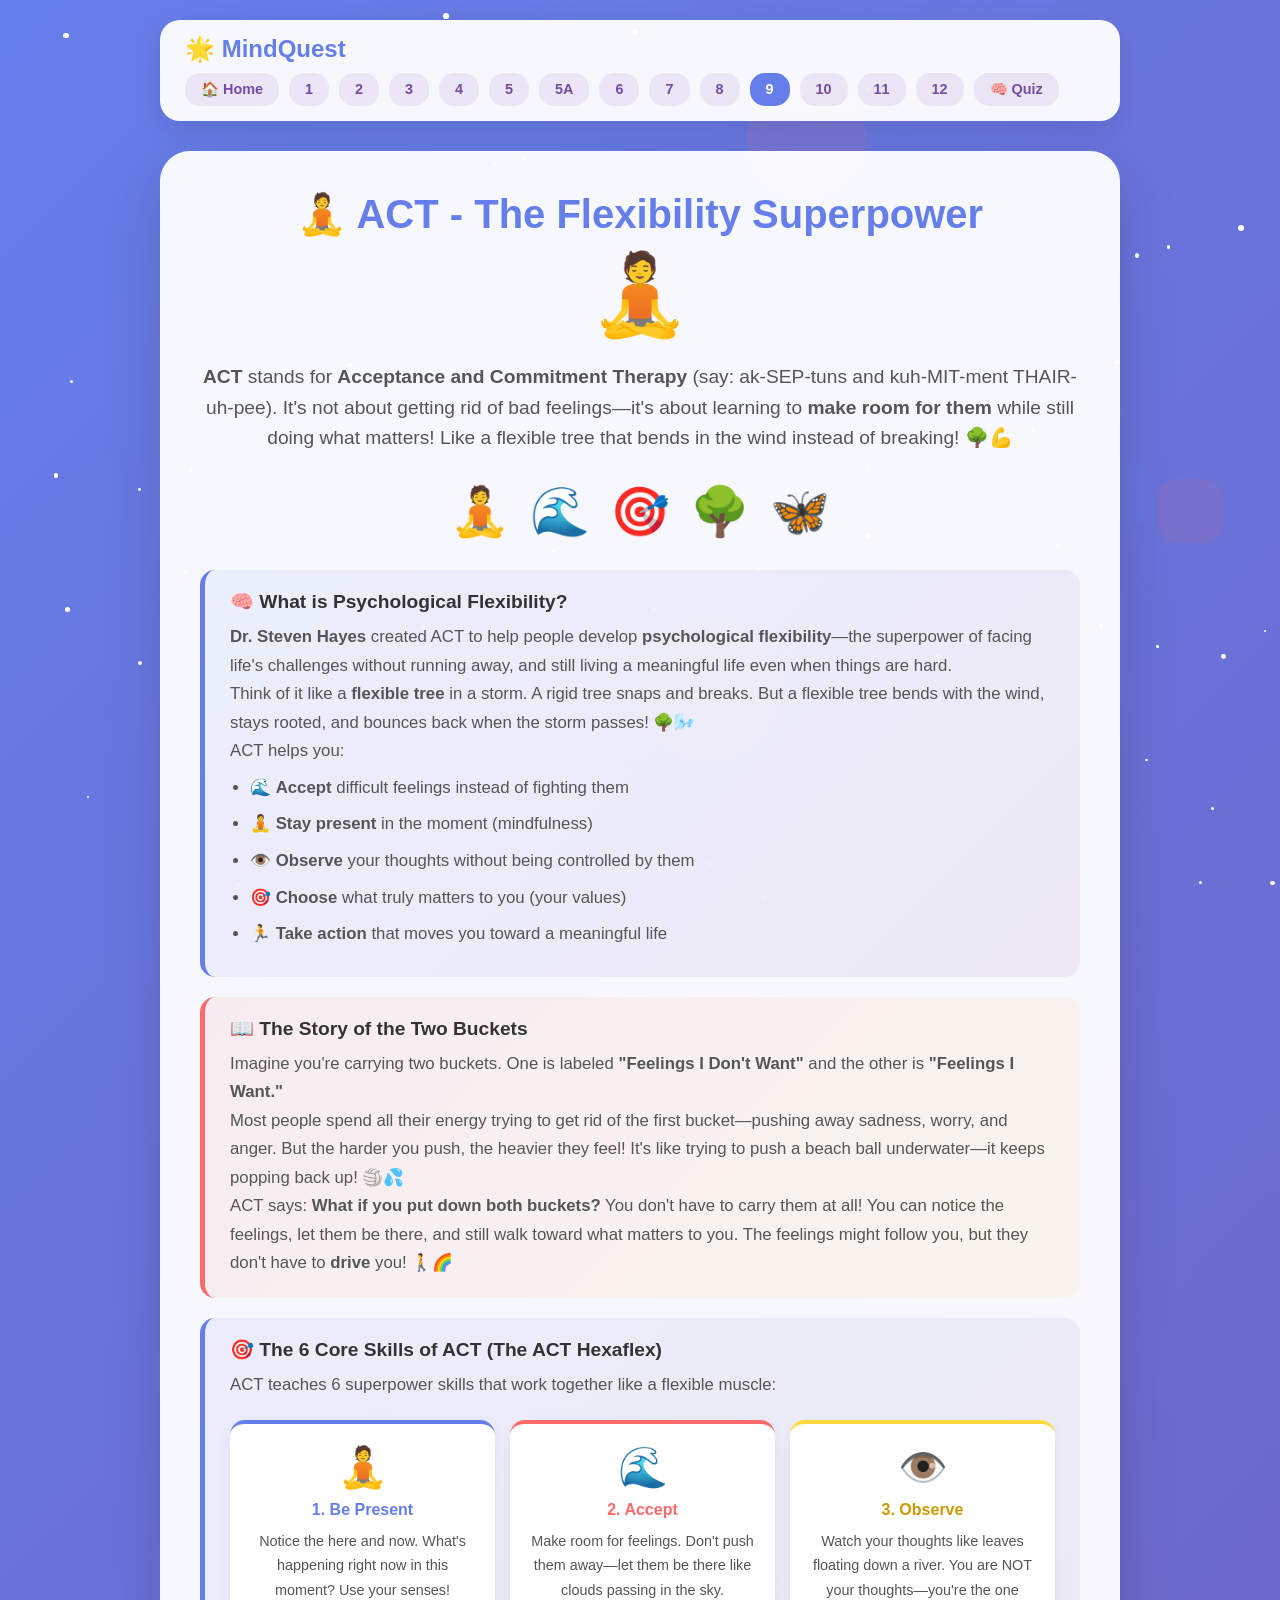
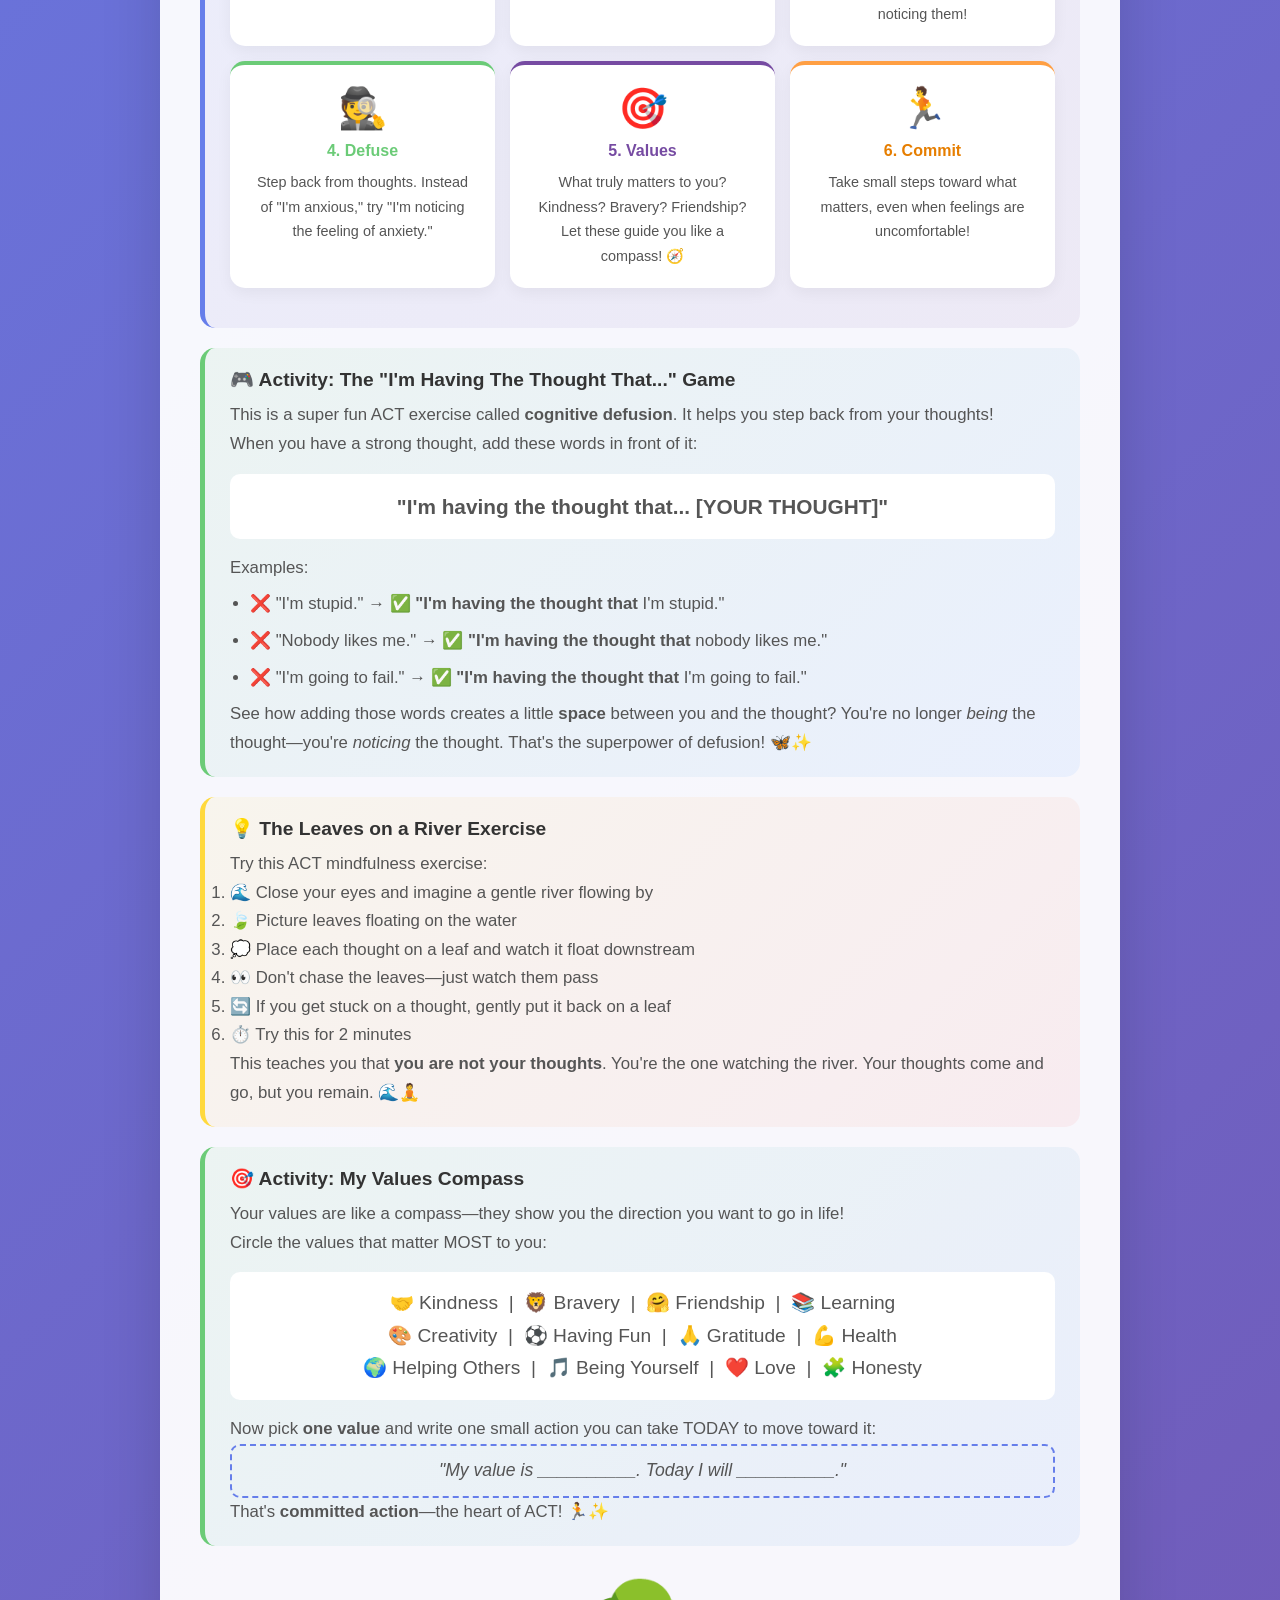
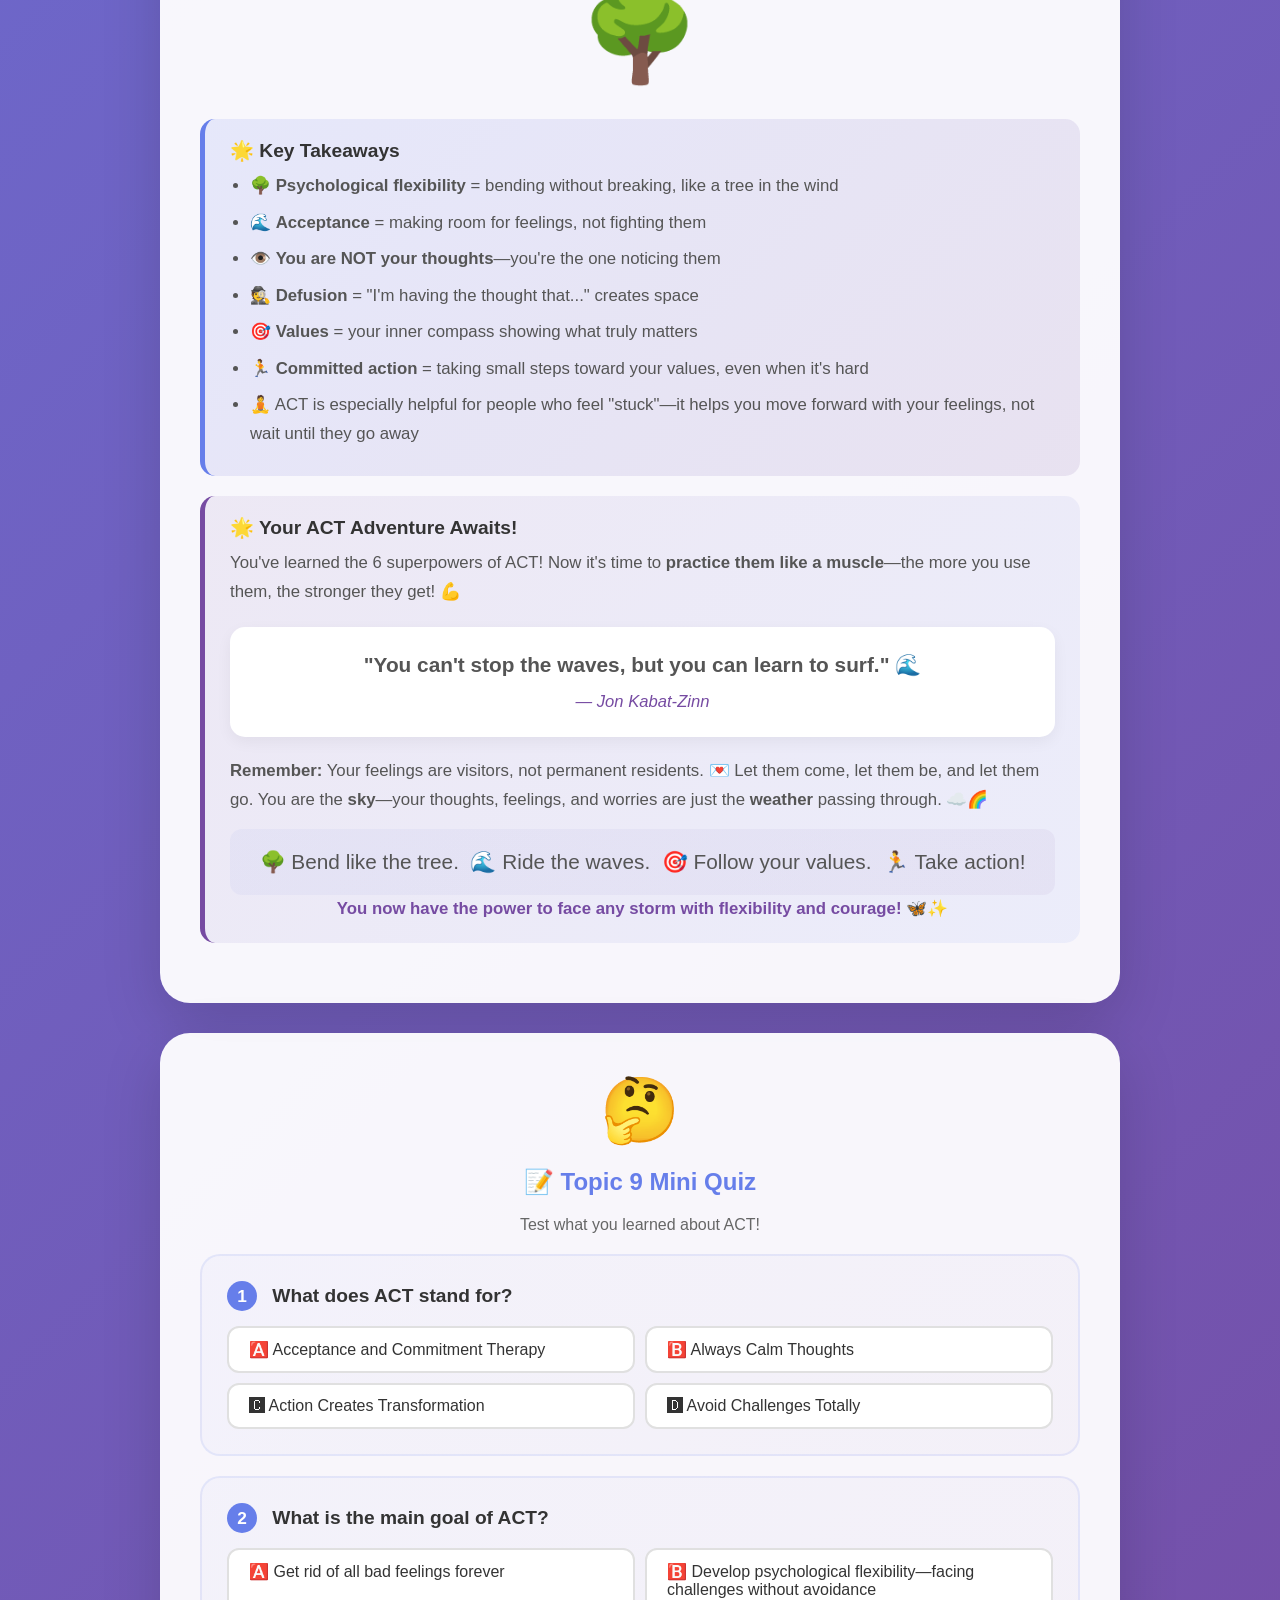
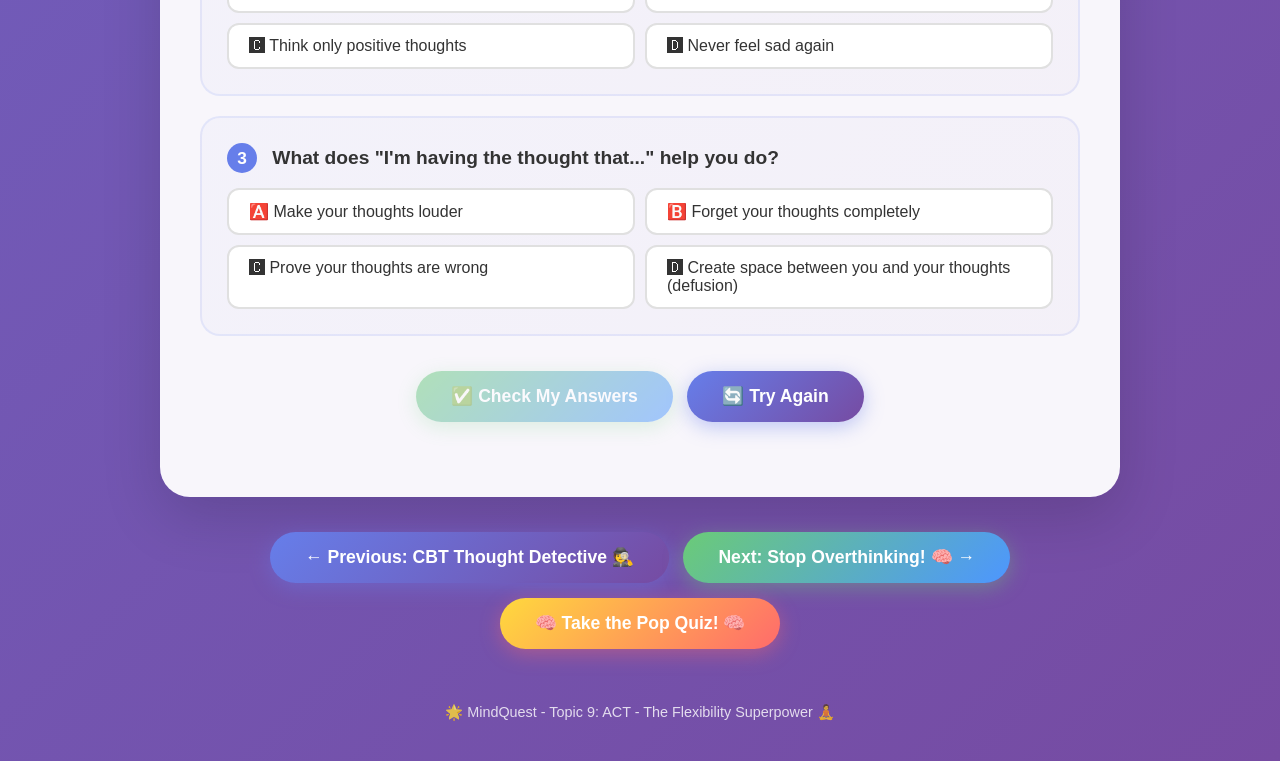
<file: course/topic9.html>
<!DOCTYPE html>
<html lang="en">
<head>
  <meta charset="UTF-8">
  <meta name="viewport" content="width=device-width, initial-scale=1.0">
  <title>Topic 9: ACT - The Flexibility Superpower 🧘</title>
  <link rel="stylesheet" href="css/style.css">
</head>
<body>
  <div class="stars"></div>
  <div class="floating-shapes"></div>

  <div class="container">
    <nav class="nav-bar">
      <a href="index.html" class="logo">🌟 MindQuest</a>
      <div class="nav-links">
        <a href="index.html">🏠 Home</a>
        <a href="topic1.html">1</a>
        <a href="topic2.html">2</a>
        <a href="topic3.html">3</a>
        <a href="topic4.html">4</a>
        <a href="topic5.html">5</a>
        <a href="topic5a.html">5A</a>
        <a href="topic6.html">6</a>
        <a href="topic7.html">7</a>
        <a href="topic8.html">8</a>
        <a href="topic9.html" class="active">9</a>
        <a href="topic10.html">10</a>
        <a href="topic11.html">11</a>
        <a href="topic12.html">12</a>
        <a href="quiz.html">🧠 Quiz</a>
      </div>
    </nav>

    <div class="topic-content">
      <h1>🧘 ACT - The Flexibility Superpower</h1>
      <span class="topic-icon">🧘</span>
      <p class="intro-text">
        <strong>ACT</strong> stands for <strong>Acceptance and Commitment Therapy</strong> (say: ak-SEP-tuns and kuh-MIT-ment THAIR-uh-pee). It's not about getting rid of bad feelings—it's about learning to <strong>make room for them</strong> while still doing what matters! Like a flexible tree that bends in the wind instead of breaking! 🌳💪
      </p>

      <div class="illustration">
        <div class="emoji-row">
          <span>🧘</span>
          <span>🌊</span>
          <span>🎯</span>
          <span>🌳</span>
          <span>🦋</span>
        </div>
      </div>

      <div class="info-box">
        <h3>🧠 What is Psychological Flexibility?</h3>
        <p>
          <strong>Dr. Steven Hayes</strong> created ACT to help people develop <strong>psychological flexibility</strong>—the superpower of facing life's challenges without running away, and still living a meaningful life even when things are hard.
        </p>
        <p>
          Think of it like a <strong>flexible tree</strong> in a storm. A rigid tree snaps and breaks. But a flexible tree bends with the wind, stays rooted, and bounces back when the storm passes! 🌳🌬️
        </p>
        <p>ACT helps you:</p>
        <ul>
          <li>🌊 <strong>Accept</strong> difficult feelings instead of fighting them</li>
          <li>🧘 <strong>Stay present</strong> in the moment (mindfulness)</li>
          <li>👁️ <strong>Observe</strong> your thoughts without being controlled by them</li>
          <li>🎯 <strong>Choose</strong> what truly matters to you (your values)</li>
          <li>🏃 <strong>Take action</strong> that moves you toward a meaningful life</li>
        </ul>
      </div>

      <div class="info-box story">
        <h3>📖 The Story of the Two Buckets</h3>
        <p>
          Imagine you're carrying two buckets. One is labeled <strong>"Feelings I Don't Want"</strong> and the other is <strong>"Feelings I Want."</strong>
        </p>
        <p>
          Most people spend all their energy trying to get rid of the first bucket—pushing away sadness, worry, and anger. But the harder you push, the heavier they feel! It's like trying to push a beach ball underwater—it keeps popping back up! 🏐💦
        </p>
        <p>
          ACT says: <strong>What if you put down both buckets?</strong> You don't have to carry them at all! You can notice the feelings, let them be there, and still walk toward what matters to you. The feelings might follow you, but they don't have to <strong>drive</strong> you! 🚶🌈
        </p>
      </div>

      <div class="info-box">
        <h3>🎯 The 6 Core Skills of ACT (The ACT Hexaflex)</h3>
        <p>ACT teaches 6 superpower skills that work together like a flexible muscle:</p>

        <div style="display:grid; grid-template-columns: repeat(auto-fit, minmax(250px, 1fr)); gap:15px; margin:20px 0;">
          <div style="background:white; border-radius:15px; padding:20px; text-align:center; box-shadow:0 5px 15px rgba(0,0,0,0.05); border-top:4px solid #667eea;">
            <span style="font-size:2.5em; display:block;">🧘</span>
            <h4 style="color:#667eea; margin:10px 0;">1. Be Present</h4>
            <p style="font-size:0.9em;">Notice the here and now. What's happening right now in this moment? Use your senses!</p>
          </div>
          <div style="background:white; border-radius:15px; padding:20px; text-align:center; box-shadow:0 5px 15px rgba(0,0,0,0.05); border-top:4px solid #ff6b6b;">
            <span style="font-size:2.5em; display:block;">🌊</span>
            <h4 style="color:#ff6b6b; margin:10px 0;">2. Accept</h4>
            <p style="font-size:0.9em;">Make room for feelings. Don't push them away—let them be there like clouds passing in the sky.</p>
          </div>
          <div style="background:white; border-radius:15px; padding:20px; text-align:center; box-shadow:0 5px 15px rgba(0,0,0,0.05); border-top:4px solid #ffd93d;">
            <span style="font-size:2.5em; display:block;">👁️</span>
            <h4 style="color:#cc9900; margin:10px 0;">3. Observe</h4>
            <p style="font-size:0.9em;">Watch your thoughts like leaves floating down a river. You are NOT your thoughts—you're the one noticing them!</p>
          </div>
          <div style="background:white; border-radius:15px; padding:20px; text-align:center; box-shadow:0 5px 15px rgba(0,0,0,0.05); border-top:4px solid #6bcb77;">
            <span style="font-size:2.5em; display:block;">🕵️</span>
            <h4 style="color:#6bcb77; margin:10px 0;">4. Defuse</h4>
            <p style="font-size:0.9em;">Step back from thoughts. Instead of "I'm anxious," try "I'm noticing the feeling of anxiety."</p>
          </div>
          <div style="background:white; border-radius:15px; padding:20px; text-align:center; box-shadow:0 5px 15px rgba(0,0,0,0.05); border-top:4px solid #764ba2;">
            <span style="font-size:2.5em; display:block;">🎯</span>
            <h4 style="color:#764ba2; margin:10px 0;">5. Values</h4>
            <p style="font-size:0.9em;">What truly matters to you? Kindness? Bravery? Friendship? Let these guide you like a compass! 🧭</p>
          </div>
          <div style="background:white; border-radius:15px; padding:20px; text-align:center; box-shadow:0 5px 15px rgba(0,0,0,0.05); border-top:4px solid #ff9f43;">
            <span style="font-size:2.5em; display:block;">🏃</span>
            <h4 style="color:#e67e00; margin:10px 0;">6. Commit</h4>
            <p style="font-size:0.9em;">Take small steps toward what matters, even when feelings are uncomfortable!</p>
          </div>
        </div>
      </div>

      <div class="info-box activity">
        <h3>🎮 Activity: The "I'm Having The Thought That..." Game</h3>
        <p>This is a super fun ACT exercise called <strong>cognitive defusion</strong>. It helps you step back from your thoughts!</p>
        <p>When you have a strong thought, add these words in front of it:</p>
        <p style="text-align:center; font-size:1.3em; padding:15px; background:white; border-radius:10px; margin:15px 0;">
          <strong>"I'm having the thought that... [YOUR THOUGHT]"</strong>
        </p>
        <p>Examples:</p>
        <ul>
          <li>❌ "I'm stupid." → ✅ <strong>"I'm having the thought that</strong> I'm stupid."</li>
          <li>❌ "Nobody likes me." → ✅ <strong>"I'm having the thought that</strong> nobody likes me."</li>
          <li>❌ "I'm going to fail." → ✅ <strong>"I'm having the thought that</strong> I'm going to fail."</li>
        </ul>
        <p>
          See how adding those words creates a little <strong>space</strong> between you and the thought? 
          You're no longer <em>being</em> the thought—you're <em>noticing</em> the thought. That's the superpower of defusion! 🦋✨
        </p>
      </div>

      <div class="info-box tip">
        <h3>💡 The Leaves on a River Exercise</h3>
        <p>Try this ACT mindfulness exercise:</p>
        <ol>
          <li>🌊 Close your eyes and imagine a gentle river flowing by</li>
          <li>🍃 Picture leaves floating on the water</li>
          <li>💭 Place each thought on a leaf and watch it float downstream</li>
          <li>👀 Don't chase the leaves—just watch them pass</li>
          <li>🔄 If you get stuck on a thought, gently put it back on a leaf</li>
          <li>⏱️ Try this for 2 minutes</li>
        </ol>
        <p>
          This teaches you that <strong>you are not your thoughts</strong>. You're the one watching the river. 
          Your thoughts come and go, but you remain. 🌊🧘
        </p>
      </div>

      <div class="info-box activity">
        <h3>🎯 Activity: My Values Compass</h3>
        <p>Your values are like a compass—they show you the direction you want to go in life!</p>
        <p>Circle the values that matter MOST to you:</p>
        <p style="text-align:center; font-size:1.2em; padding:15px; background:white; border-radius:10px; margin:15px 0;">
          🤝 Kindness &nbsp;|&nbsp; 🦁 Bravery &nbsp;|&nbsp; 🤗 Friendship &nbsp;|&nbsp; 📚 Learning<br>
          🎨 Creativity &nbsp;|&nbsp; ⚽ Having Fun &nbsp;|&nbsp; 🙏 Gratitude &nbsp;|&nbsp; 💪 Health<br>
          🌍 Helping Others &nbsp;|&nbsp; 🎵 Being Yourself &nbsp;|&nbsp; ❤️ Love &nbsp;|&nbsp; 🧩 Honesty
        </p>
        <p>Now pick <strong>one value</strong> and write one small action you can take TODAY to move toward it:</p>
        <p style="text-align:center; font-size:1.1em; padding:10px; border:2px dashed #667eea; border-radius:10px;">
          <em>"My value is <strong>__________</strong>. Today I will <strong>__________</strong>."</em>
        </p>
        <p>That's <strong>committed action</strong>—the heart of ACT! 🏃✨</p>
      </div>

      <div class="illustration">
        <span class="emoji-big">🌳</span>
      </div>

      <div class="info-box" style="background: linear-gradient(135deg, #667eea20, #764ba220); border-left-color: #667eea;">
        <h3>🌟 Key Takeaways</h3>
        <ul>
          <li>🌳 <strong>Psychological flexibility</strong> = bending without breaking, like a tree in the wind</li>
          <li>🌊 <strong>Acceptance</strong> = making room for feelings, not fighting them</li>
          <li>👁️ <strong>You are NOT your thoughts</strong>—you're the one noticing them</li>
          <li>🕵️ <strong>Defusion</strong> = "I'm having the thought that..." creates space</li>
          <li>🎯 <strong>Values</strong> = your inner compass showing what truly matters</li>
          <li>🏃 <strong>Committed action</strong> = taking small steps toward your values, even when it's hard</li>
          <li>🧘 ACT is especially helpful for people who feel "stuck"—it helps you move forward with your feelings, not wait until they go away</li>
        </ul>
      </div>

      <div class="info-box" style="border-left-color: #764ba2; background: linear-gradient(135deg, #764ba215, #667eea15);">
        <h3>🌟 Your ACT Adventure Awaits!</h3>
        <p>
          You've learned the 6 superpowers of ACT! Now it's time to <strong>practice them like a muscle</strong>—the more you use them, the stronger they get! 💪
        </p>
        <p style="text-align:center; font-size:1.3em; padding:20px; background:white; border-radius:15px; margin:20px 0; box-shadow:0 5px 15px rgba(0,0,0,0.05);">
          <strong>"You can't stop the waves, but you can learn to surf."</strong> 🌊<br>
          <em style="font-size:0.8em; color:#764ba2;">— Jon Kabat-Zinn</em>
        </p>
        <p>
          <strong>Remember:</strong> Your feelings are visitors, not permanent residents. 💌 Let them come, 
          let them be, and let them go. You are the <strong>sky</strong>—your thoughts, feelings, and worries 
          are just the <strong>weather</strong> passing through. ☁️🌈
        </p>
        <p style="text-align:center; font-size:1.3em; margin-top:15px; padding:15px; background:linear-gradient(135deg, #667eea10, #764ba210); border-radius:12px;">
          🌳 Bend like the tree. &nbsp;🌊 Ride the waves. &nbsp;🎯 Follow your values. &nbsp;🏃 Take action!
        </p>
        <p style="text-align:center; font-weight:bold; color:#764ba2;">
          You now have the power to face any storm with flexibility and courage! 🦋✨
        </p>
      </div>
    </div>

    <!-- Mini Quiz -->
    <div class="quiz-container">
      <span class="quiz-icon">🤔</span>
      <h2 style="text-align:center; color:#667eea; margin-bottom:20px;">📝 Topic 9 Mini Quiz</h2>
      <p style="text-align:center; color:#666; margin-bottom:20px;">Test what you learned about ACT!</p>

      <div class="question" data-correct="a">
        <h3><span class="q-number">1</span> What does ACT stand for?</h3>
        <div class="options">
          <div class="option" data-value="a">🅰️ Acceptance and Commitment Therapy</div>
          <div class="option" data-value="b">🅱️ Always Calm Thoughts</div>
          <div class="option" data-value="c">🅲️ Action Creates Transformation</div>
          <div class="option" data-value="d">🅳️ Avoid Challenges Totally</div>
        </div>
      </div>

      <div class="question" data-correct="b">
        <h3><span class="q-number">2</span> What is the main goal of ACT?</h3>
        <div class="options">
          <div class="option" data-value="a">🅰️ Get rid of all bad feelings forever</div>
          <div class="option" data-value="b">🅱️ Develop psychological flexibility—facing challenges without avoidance</div>
          <div class="option" data-value="c">🅲️ Think only positive thoughts</div>
          <div class="option" data-value="d">🅳️ Never feel sad again</div>
        </div>
      </div>

      <div class="question" data-correct="d">
        <h3><span class="q-number">3</span> What does "I'm having the thought that..." help you do?</h3>
        <div class="options">
          <div class="option" data-value="a">🅰️ Make your thoughts louder</div>
          <div class="option" data-value="b">🅱️ Forget your thoughts completely</div>
          <div class="option" data-value="c">🅲️ Prove your thoughts are wrong</div>
          <div class="option" data-value="d">🅳️ Create space between you and your thoughts (defusion)</div>
        </div>
      </div>

      <div class="btn-group">
        <button class="btn btn-success mini-submit" disabled style="opacity:0.5; cursor:not-allowed;">✅ Check My Answers</button>
        <button class="btn btn-primary mini-reset">🔄 Try Again</button>
      </div>

      <div class="quiz-result mini-result">
        <span class="result-icon">🌟</span>
        <h2>Your Mini Quiz Result</h2>
        <div class="score">0 / 3</div>
        <p class="result-message"></p>
        <div class="answers-review"></div>
      </div>
    </div>

    <div class="btn-group">
      <a href="topic8.html" class="btn btn-primary prev-link">← Previous: CBT Thought Detective 🕵️</a>
      <a href="topic10.html" class="btn btn-success next-link">Next: Stop Overthinking! 🧠 →</a>
      <a href="quiz.html" class="btn btn-secondary" style="margin-top:10px;">🧠 Take the Pop Quiz! 🧠</a>
    </div>

    <footer class="footer">
      <p>🌟 MindQuest - Topic 9: ACT - The Flexibility Superpower 🧘</p>
    </footer>
  </div>

  <script src="js/script.js"></script>
</body>
</html>
</file>
<file: course/css/style.css>
/* ===== RESET & BASE ===== */
* {
  margin: 0;
  padding: 0;
  box-sizing: border-box;
}

body {
  font-family: 'Segoe UI', 'Comic Sans MS', 'Chalkboard SE', cursive, sans-serif;
  background: linear-gradient(135deg, #667eea 0%, #764ba2 100%);
  min-height: 100vh;
  color: #333;
  overflow-x: hidden;
}

/* ===== ANIMATED BACKGROUND ===== */
.stars {
  position: fixed;
  top: 0;
  left: 0;
  width: 100%;
  height: 100%;
  pointer-events: none;
  z-index: 0;
  overflow: hidden;
}

.star {
  position: absolute;
  width: 4px;
  height: 4px;
  background: white;
  border-radius: 50%;
  animation: twinkle 3s infinite;
}

@keyframes twinkle {
  0%, 100% { opacity: 0.2; transform: scale(0.8); }
  50% { opacity: 1; transform: scale(1.2); }
}

/* ===== FLOATING SHAPES ===== */
.floating-shapes {
  position: fixed;
  top: 0;
  left: 0;
  width: 100%;
  height: 100%;
  pointer-events: none;
  z-index: 0;
  overflow: hidden;
}

.shape {
  position: absolute;
  border-radius: 50%;
  opacity: 0.1;
  animation: float 15s infinite ease-in-out;
}

.shape:nth-child(1) {
  width: 200px;
  height: 200px;
  background: #ff6b6b;
  top: 10%;
  left: 5%;
  animation-delay: 0s;
}

.shape:nth-child(2) {
  width: 150px;
  height: 150px;
  background: #ffd93d;
  top: 60%;
  left: 80%;
  animation-delay: -3s;
}

.shape:nth-child(3) {
  width: 180px;
  height: 180px;
  background: #6bcb77;
  top: 30%;
  left: 70%;
  animation-delay: -6s;
}

.shape:nth-child(4) {
  width: 120px;
  height: 120px;
  background: #4d96ff;
  top: 70%;
  left: 20%;
  animation-delay: -9s;
}

.shape:nth-child(5) {
  width: 100px;
  height: 100px;
  background: #ff6b6b;
  top: 80%;
  left: 50%;
  animation-delay: -12s;
}

@keyframes float {
  0%, 100% { transform: translateY(0) rotate(0deg); }
  25% { transform: translateY(-30px) rotate(90deg); }
  50% { transform: translateY(-60px) rotate(180deg); }
  75% { transform: translateY(-30px) rotate(270deg); }
}

/* ===== CONTAINER ===== */
.container {
  max-width: 1000px;
  margin: 0 auto;
  padding: 20px;
  position: relative;
  z-index: 1;
}

/* ===== HEADER ===== */
.header {
  text-align: center;
  padding: 40px 20px;
  background: rgba(255, 255, 255, 0.95);
  border-radius: 30px;
  margin-bottom: 30px;
  box-shadow: 0 20px 60px rgba(0,0,0,0.15);
  position: relative;
  overflow: hidden;
}

.header::before {
  content: '';
  position: absolute;
  top: -50%;
  left: -50%;
  width: 200%;
  height: 200%;
  background: conic-gradient(from 0deg, #ff6b6b, #ffd93d, #6bcb77, #4d96ff, #ff6b6b);
  animation: rotate 10s linear infinite;
  opacity: 0.1;
}

@keyframes rotate {
  100% { transform: rotate(360deg); }
}

.header h1 {
  font-size: 3em;
  color: #667eea;
  position: relative;
  z-index: 1;
  text-shadow: 2px 2px 4px rgba(0,0,0,0.1);
}

.header .subtitle {
  font-size: 1.3em;
  color: #764ba2;
  margin-top: 10px;
  position: relative;
  z-index: 1;
}

.header .mascot {
  font-size: 5em;
  display: block;
  margin: 10px auto;
  animation: bounce 2s infinite;
  position: relative;
  z-index: 1;
}

@keyframes bounce {
  0%, 100% { transform: translateY(0); }
  50% { transform: translateY(-20px); }
}

/* ===== NAVIGATION ===== */
.nav-bar {
  background: rgba(255, 255, 255, 0.95);
  border-radius: 20px;
  padding: 15px 25px;
  margin-bottom: 30px;
  display: flex;
  justify-content: space-between;
  align-items: center;
  box-shadow: 0 10px 30px rgba(0,0,0,0.1);
  flex-wrap: wrap;
  gap: 10px;
}

.nav-bar .logo {
  font-size: 1.5em;
  font-weight: bold;
  color: #667eea;
  text-decoration: none;
}

.nav-links {
  display: flex;
  gap: 10px;
  flex-wrap: wrap;
}

.nav-links a {
  text-decoration: none;
  color: #764ba2;
  padding: 8px 16px;
  border-radius: 15px;
  background: rgba(118, 75, 162, 0.1);
  transition: all 0.3s;
  font-weight: 600;
  font-size: 0.9em;
}

.nav-links a:hover {
  background: #764ba2;
  color: white;
  transform: translateY(-2px);
}

.nav-links a.active {
  background: #667eea;
  color: white;
}

/* ===== TOPIC CARDS ===== */
.topic-grid {
  display: grid;
  grid-template-columns: repeat(auto-fit, minmax(280px, 1fr));
  gap: 25px;
  margin: 30px 0;
}

.topic-card {
  background: rgba(255, 255, 255, 0.95);
  border-radius: 25px;
  padding: 30px;
  text-align: center;
  box-shadow: 0 10px 30px rgba(0,0,0,0.1);
  transition: all 0.3s;
  cursor: pointer;
  position: relative;
  overflow: hidden;
}

.topic-card::before {
  content: '';
  position: absolute;
  top: 0;
  left: 0;
  right: 0;
  height: 5px;
  background: linear-gradient(90deg, #ff6b6b, #ffd93d, #6bcb77, #4d96ff);
  transform: scaleX(0);
  transition: transform 0.3s;
}

.topic-card:hover::before {
  transform: scaleX(1);
}

.topic-card:hover {
  transform: translateY(-10px);
  box-shadow: 0 20px 50px rgba(0,0,0,0.2);
}

.topic-card .icon {
  font-size: 4em;
  margin-bottom: 15px;
  display: block;
  animation: bounce 2s infinite;
}

.topic-card:nth-child(2) .icon { animation-delay: 0.3s; }
.topic-card:nth-child(3) .icon { animation-delay: 0.6s; }
.topic-card:nth-child(4) .icon { animation-delay: 0.9s; }
.topic-card:nth-child(5) .icon { animation-delay: 1.2s; }
.topic-card:nth-child(6) .icon { animation-delay: 1.5s; }

.topic-card h3 {
  color: #333;
  font-size: 1.4em;
  margin-bottom: 10px;
}

.topic-card p {
  color: #666;
  font-size: 0.95em;
  line-height: 1.5;
}

.topic-card .card-number {
  position: absolute;
  top: 15px;
  right: 15px;
  background: #667eea;
  color: white;
  width: 30px;
  height: 30px;
  border-radius: 50%;
  display: flex;
  align-items: center;
  justify-content: center;
  font-weight: bold;
  font-size: 0.9em;
}

/* ===== TOPIC PAGE CONTENT ===== */
.topic-content {
  background: rgba(255, 255, 255, 0.95);
  border-radius: 30px;
  padding: 40px;
  margin-bottom: 30px;
  box-shadow: 0 20px 60px rgba(0,0,0,0.15);
  animation: slideUp 0.6s ease-out;
}

@keyframes slideUp {
  from { opacity: 0; transform: translateY(30px); }
  to { opacity: 1; transform: translateY(0); }
}

.topic-content h1 {
  font-size: 2.5em;
  color: #667eea;
  margin-bottom: 10px;
  text-align: center;
}

.topic-content .topic-icon {
  font-size: 5em;
  text-align: center;
  display: block;
  margin: 10px auto 20px;
  animation: bounce 2s infinite;
}

.topic-content .intro-text {
  font-size: 1.2em;
  color: #555;
  text-align: center;
  margin-bottom: 30px;
  line-height: 1.6;
}

/* ===== INFO BOXES ===== */
.info-box {
  background: linear-gradient(135deg, #667eea15, #764ba215);
  border-left: 5px solid #667eea;
  border-radius: 15px;
  padding: 20px 25px;
  margin: 20px 0;
  animation: slideUp 0.6s ease-out;
}

.info-box.tip {
  background: linear-gradient(135deg, #ffd93d15, #ff6b6b15);
  border-left-color: #ffd93d;
}

.info-box.activity {
  background: linear-gradient(135deg, #6bcb7715, #4d96ff15);
  border-left-color: #6bcb77;
}

.info-box.story {
  background: linear-gradient(135deg, #ff6b6b15, #ffd93d15);
  border-left-color: #ff6b6b;
}

.info-box h3 {
  color: #333;
  margin-bottom: 10px;
  font-size: 1.2em;
}

.info-box p, .info-box li {
  color: #555;
  line-height: 1.7;
  font-size: 1.05em;
}

.info-box ul {
  padding-left: 20px;
}

.info-box ul li {
  margin: 8px 0;
}

/* ===== ANIMATED ILLUSTRATIONS ===== */
.illustration {
  text-align: center;
  margin: 30px 0;
  position: relative;
}

.illustration .emoji-big {
  font-size: 6em;
  display: inline-block;
  animation: bounce 2s infinite;
}

.illustration .emoji-row {
  display: flex;
  justify-content: center;
  gap: 20px;
  flex-wrap: wrap;
}

.illustration .emoji-row span {
  font-size: 3em;
  animation: bounce 2s infinite;
}

.illustration .emoji-row span:nth-child(2) { animation-delay: 0.3s; }
.illustration .emoji-row span:nth-child(3) { animation-delay: 0.6s; }
.illustration .emoji-row span:nth-child(4) { animation-delay: 0.9s; }
.illustration .emoji-row span:nth-child(5) { animation-delay: 1.2s; }

/* ===== PROGRESS BAR ===== */
.progress-container {
  background: rgba(255, 255, 255, 0.95);
  border-radius: 20px;
  padding: 20px;
  margin-bottom: 30px;
  box-shadow: 0 10px 30px rgba(0,0,0,0.1);
}

.progress-bar {
  height: 20px;
  background: #e0e0e0;
  border-radius: 10px;
  overflow: hidden;
  position: relative;
}

.progress-fill {
  height: 100%;
  background: linear-gradient(90deg, #ff6b6b, #ffd93d, #6bcb77, #4d96ff);
  border-radius: 10px;
  transition: width 0.8s ease;
  position: relative;
}

.progress-fill::after {
  content: '';
  position: absolute;
  top: 0;
  left: 0;
  right: 0;
  bottom: 0;
  background: linear-gradient(90deg, transparent, rgba(255,255,255,0.3), transparent);
  animation: shimmer 2s infinite;
}

@keyframes shimmer {
  0% { transform: translateX(-100%); }
  100% { transform: translateX(100%); }
}

.progress-text {
  text-align: center;
  margin-top: 10px;
  font-weight: bold;
  color: #667eea;
}

/* ===== BUTTONS ===== */
.btn {
  display: inline-block;
  padding: 15px 35px;
  border-radius: 50px;
  text-decoration: none;
  font-weight: bold;
  font-size: 1.1em;
  transition: all 0.3s;
  border: none;
  cursor: pointer;
  margin: 5px;
}

.btn-primary {
  background: linear-gradient(135deg, #667eea, #764ba2);
  color: white;
  box-shadow: 0 5px 20px rgba(102, 126, 234, 0.4);
}

.btn-primary:hover {
  transform: translateY(-3px);
  box-shadow: 0 10px 30px rgba(102, 126, 234, 0.5);
}

.btn-secondary {
  background: linear-gradient(135deg, #ffd93d, #ff6b6b);
  color: white;
  box-shadow: 0 5px 20px rgba(255, 107, 107, 0.4);
}

.btn-secondary:hover {
  transform: translateY(-3px);
  box-shadow: 0 10px 30px rgba(255, 107, 107, 0.5);
}

.btn-success {
  background: linear-gradient(135deg, #6bcb77, #4d96ff);
  color: white;
  box-shadow: 0 5px 20px rgba(107, 203, 119, 0.4);
}

.btn-success:hover {
  transform: translateY(-3px);
  box-shadow: 0 10px 30px rgba(107, 203, 119, 0.5);
}

.btn-group {
  text-align: center;
  margin: 30px 0;
}

/* ===== QUIZ STYLES ===== */
.quiz-container {
  background: rgba(255, 255, 255, 0.95);
  border-radius: 30px;
  padding: 40px;
  margin-bottom: 30px;
  box-shadow: 0 20px 60px rgba(0,0,0,0.15);
}

.quiz-container h1 {
  text-align: center;
  color: #667eea;
  font-size: 2.5em;
  margin-bottom: 10px;
}

.quiz-container .quiz-icon {
  text-align: center;
  font-size: 4em;
  display: block;
  margin-bottom: 20px;
  animation: bounce 2s infinite;
}

.question {
  background: linear-gradient(135deg, #667eea08, #764ba208);
  border-radius: 20px;
  padding: 25px;
  margin: 20px 0;
  border: 2px solid #667eea20;
  animation: slideUp 0.6s ease-out;
}

.question:nth-child(2) { animation-delay: 0.1s; }
.question:nth-child(3) { animation-delay: 0.2s; }
.question:nth-child(4) { animation-delay: 0.3s; }
.question:nth-child(5) { animation-delay: 0.4s; }
.question:nth-child(6) { animation-delay: 0.5s; }

.question h3 {
  color: #333;
  margin-bottom: 15px;
  font-size: 1.2em;
}

.question .q-number {
  display: inline-block;
  background: #667eea;
  color: white;
  width: 30px;
  height: 30px;
  border-radius: 50%;
  text-align: center;
  line-height: 30px;
  margin-right: 10px;
  font-size: 0.9em;
}

.options {
  display: grid;
  grid-template-columns: 1fr 1fr;
  gap: 10px;
}

@media (max-width: 600px) {
  .options {
    grid-template-columns: 1fr;
  }
}

.option {
  padding: 12px 20px;
  border: 2px solid #e0e0e0;
  border-radius: 12px;
  cursor: pointer;
  transition: all 0.3s;
  background: white;
  font-size: 1em;
  text-align: left;
}

.option:hover {
  border-color: #667eea;
  background: #667eea10;
}

.option.selected {
  border-color: #667eea;
  background: #667eea20;
}

.option.correct {
  border-color: #6bcb77;
  background: #6bcb7720;
  animation: correctPulse 0.5s;
}

.option.wrong {
  border-color: #ff6b6b;
  background: #ff6b6b20;
  animation: shake 0.5s;
}

@keyframes correctPulse {
  0%, 100% { transform: scale(1); }
  50% { transform: scale(1.05); }
}

@keyframes shake {
  0%, 100% { transform: translateX(0); }
  25% { transform: translateX(-5px); }
  75% { transform: translateX(5px); }
}

.quiz-result {
  text-align: center;
  padding: 30px;
  margin-top: 20px;
  border-radius: 20px;
  background: linear-gradient(135deg, #667eea10, #764ba210);
  display: none;
}

.quiz-result.show {
  display: block;
  animation: slideUp 0.6s ease-out;
}

.quiz-result .result-icon {
  font-size: 5em;
  display: block;
  margin-bottom: 15px;
}

.quiz-result h2 {
  color: #667eea;
  margin-bottom: 10px;
}

.quiz-result .score {
  font-size: 2em;
  font-weight: bold;
  color: #764ba2;
  margin: 15px 0;
}

.quiz-result .answers-review {
  text-align: left;
  margin-top: 20px;
}

.answers-review .answer-item {
  padding: 10px;
  margin: 5px 0;
  border-radius: 10px;
  background: white;
}

.answer-item.correct-answer {
  border-left: 4px solid #6bcb77;
}

.answer-item.wrong-answer {
  border-left: 4px solid #ff6b6b;
}

/* ===== FOOTER ===== */
.footer {
  text-align: center;
  padding: 20px;
  color: rgba(255,255,255,0.8);
  font-size: 0.9em;
}

/* ===== CONFETTI ===== */
.confetti-container {
  position: fixed;
  top: 0;
  left: 0;
  width: 100%;
  height: 100%;
  pointer-events: none;
  z-index: 1000;
  overflow: hidden;
}

.confetti-piece {
  position: absolute;
  width: 10px;
  height: 10px;
  top: -10px;
  animation: confettiFall 3s ease-in forwards;
}

@keyframes confettiFall {
  0% { transform: translateY(0) rotate(0deg); opacity: 1; }
  100% { transform: translateY(100vh) rotate(720deg); opacity: 0; }
}

/* ===== RESPONSIVE ===== */
@media (max-width: 768px) {
  .header h1 { font-size: 2em; }
  .topic-content { padding: 25px; }
  .topic-content h1 { font-size: 1.8em; }
  .nav-bar { flex-direction: column; text-align: center; }
  .nav-links { justify-content: center; }
  .quiz-container { padding: 20px; }
}

/* ===== TOOLTIP ===== */
.tooltip {
  position: relative;
  display: inline-block;
  cursor: help;
}

.tooltip .tooltip-text {
  visibility: hidden;
  width: 200px;
  background: #333;
  color: white;
  text-align: center;
  border-radius: 10px;
  padding: 10px;
  position: absolute;
  z-index: 1;
  bottom: 125%;
  left: 50%;
  transform: translateX(-50%);
  opacity: 0;
  transition: opacity 0.3s;
  font-size: 0.9em;
}

.tooltip:hover .tooltip-text {
  visibility: visible;
  opacity: 1;
}

/* ===== LOADING SPINNER ===== */
.spinner {
  width: 50px;
  height: 50px;
  border: 5px solid #e0e0e0;
  border-top: 5px solid #667eea;
  border-radius: 50%;
  animation: spin 1s linear infinite;
  margin: 20px auto;
}

@keyframes spin {
  0% { transform: rotate(0deg); }
  100% { transform: rotate(360deg); }
}

/* ===== PAGE TRANSITIONS ===== */
.page-transition {
  animation: pageIn 0.5s ease-out;
}

@keyframes pageIn {
  from { opacity: 0; transform: scale(0.95); }
  to { opacity: 1; transform: scale(1); }
}

/* ===== EMOTIONAL WEATHER WIDGET ===== */
.weather-widget {
  background: linear-gradient(135deg, #4d96ff20, #6bcb7720);
  border-left: 5px solid #4d96ff;
  border-radius: 15px;
  padding: 20px 25px;
  margin: 20px 0;
  animation: slideUp 0.6s ease-out;
}

.weather-widget h3 {
  color: #333;
  margin-bottom: 5px;
  font-size: 1.2em;
}

.weather-widget .widget-caption {
  color: #666;
  font-size: 0.95em;
  margin-bottom: 15px;
}

.weather-demo {
  display: flex;
  justify-content: center;
  padding: 10px;
}

.weather-scene {
  width: 320px;
  height: 240px;
  border-radius: 20px;
  background: linear-gradient(180deg, #87CEEB 0%, #B0E0E6 60%, #90EE90 60%, #7CCD7C 100%);
  position: relative;
  overflow: hidden;
  box-shadow: 0 10px 30px rgba(0,0,0,0.15);
}

.weather-sky {
  position: absolute;
  top: 0;
  left: 0;
  width: 100%;
  height: 100%;
}

/* Sun */
.sun {
  position: absolute;
  top: 25px;
  right: 40px;
  width: 60px;
  height: 60px;
  background: radial-gradient(circle, #FFE066 30%, #FFD700 70%);
  border-radius: 50%;
  box-shadow: 0 0 30px rgba(255, 215, 0, 0.6);
  animation: sunPulse 4s ease-in-out infinite;
  z-index: 2;
}

@keyframes sunPulse {
  0%, 100% { transform: scale(1); box-shadow: 0 0 30px rgba(255, 215, 0, 0.6); }
  50% { transform: scale(1.1); box-shadow: 0 0 50px rgba(255, 215, 0, 0.9); }
}

.sun-ray {
  position: absolute;
  top: 50%;
  left: 50%;
  width: 8px;
  height: 18px;
  background: #FFD700;
  border-radius: 4px;
  transform-origin: 50% 0;
  animation: raySpin 12s linear infinite;
}

.sun-ray:nth-child(1) { transform: translate(-50%, -50%) rotate(0deg) translateY(-38px); }
.sun-ray:nth-child(2) { transform: translate(-50%, -50%) rotate(45deg) translateY(-38px); }
.sun-ray:nth-child(3) { transform: translate(-50%, -50%) rotate(90deg) translateY(-38px); }
.sun-ray:nth-child(4) { transform: translate(-50%, -50%) rotate(135deg) translateY(-38px); }
.sun-ray:nth-child(5) { transform: translate(-50%, -50%) rotate(180deg) translateY(-38px); }
.sun-ray:nth-child(6) { transform: translate(-50%, -50%) rotate(225deg) translateY(-38px); }
.sun-ray:nth-child(7) { transform: translate(-50%, -50%) rotate(270deg) translateY(-38px); }
.sun-ray:nth-child(8) { transform: translate(-50%, -50%) rotate(315deg) translateY(-38px); }

@keyframes raySpin {
  0% { opacity: 1; }
  50% { opacity: 0.4; }
  100% { opacity: 1; }
}

/* Clouds */
.cloud {
  position: absolute;
  background: white;
  border-radius: 50px;
  opacity: 0.9;
  z-index: 3;
}

.cloud-1 {
  top: 50px;
  left: -80px;
  width: 100px;
  height: 35px;
  animation: cloudDrift 18s linear infinite;
}

.cloud-2 {
  top: 90px;
  left: -120px;
  width: 80px;
  height: 28px;
  animation: cloudDrift 25s linear infinite 5s;
}

@keyframes cloudDrift {
  0% { transform: translateX(0); }
  100% { transform: translateX(500px); }
}

.cloud-puff {
  position: absolute;
  background: white;
  border-radius: 50%;
}

.puff-1 {
  width: 40px;
  height: 40px;
  top: -20px;
  left: 10px;
}

.puff-2 {
  width: 30px;
  height: 30px;
  top: -15px;
  left: 40px;
}

.puff-3 {
  width: 25px;
  height: 25px;
  top: -10px;
  left: 65px;
}

/* Rain */
.rain {
  position: absolute;
  top: 0;
  left: 0;
  width: 100%;
  height: 100%;
  z-index: 4;
  opacity: 0;
  animation: rainCycle 12s ease-in-out infinite;
}

.raindrop {
  position: absolute;
  width: 3px;
  height: 15px;
  background: linear-gradient(180deg, #4d96ff, #87CEEB);
  border-radius: 2px;
  animation: rainFall 1s linear infinite;
}

.raindrop:nth-child(1) { left: 10%; top: -20px; animation-delay: 0s; }
.raindrop:nth-child(2) { left: 25%; top: -20px; animation-delay: 0.2s; }
.raindrop:nth-child(3) { left: 40%; top: -20px; animation-delay: 0.4s; }
.raindrop:nth-child(4) { left: 55%; top: -20px; animation-delay: 0.1s; }
.raindrop:nth-child(5) { left: 70%; top: -20px; animation-delay: 0.5s; }
.raindrop:nth-child(6) { left: 85%; top: -20px; animation-delay: 0.3s; }
.raindrop:nth-child(7) { left: 15%; top: -20px; animation-delay: 0.6s; }
.raindrop:nth-child(8) { left: 65%; top: -20px; animation-delay: 0.7s; }

@keyframes rainFall {
  0% { transform: translateY(0); opacity: 1; }
  100% { transform: translateY(240px); opacity: 0.3; }
}

@keyframes rainCycle {
  0%, 30% { opacity: 0; }
  40%, 70% { opacity: 1; }
  85%, 100% { opacity: 0; }
}

/* Lightning */
.lightning {
  position: absolute;
  top: 0;
  left: 0;
  width: 100%;
  height: 100%;
  z-index: 5;
  opacity: 0;
  animation: lightningCycle 12s ease-in-out infinite;
}

.bolt {
  position: absolute;
  top: 60px;
  left: 50%;
  width: 4px;
  height: 80px;
  background: #FFD700;
  transform: rotate(15deg);
  box-shadow: 0 0 20px #FFD700, 0 0 40px #FFD700;
  animation: boltFlash 12s ease-in-out infinite;
}

.bolt::after {
  content: '';
  position: absolute;
  bottom: -30px;
  left: -8px;
  width: 20px;
  height: 30px;
  background: #FFD700;
  clip-path: polygon(50% 0%, 0% 100%, 100% 100%);
  box-shadow: 0 0 20px #FFD700;
}

@keyframes boltFlash {
  0%, 35%, 100% { opacity: 0; }
  36% { opacity: 1; }
  38% { opacity: 0; }
  40% { opacity: 1; }
  42% { opacity: 0; }
  44% { opacity: 1; }
  50% { opacity: 0; }
}

@keyframes lightningCycle {
  0%, 35% { opacity: 0; }
  36%, 50% { opacity: 1; }
  55%, 100% { opacity: 0; }
}

/* Weather emoji & status */
.weather-emoji {
  position: absolute;
  bottom: 15px;
  left: 50%;
  transform: translateX(-50%);
  font-size: 3em;
  z-index: 6;
  animation: weatherEmojiBounce 2s ease-in-out infinite;
  text-shadow: 0 2px 10px rgba(0,0,0,0.2);
}

@keyframes weatherEmojiBounce {
  0%, 100% { transform: translateX(-50%) translateY(0); }
  50% { transform: translateX(-50%) translateY(-10px); }
}

.weather-status {
  position: absolute;
  bottom: 70px;
  left: 50%;
  transform: translateX(-50%);
  background: rgba(255, 255, 255, 0.9);
  padding: 6px 18px;
  border-radius: 20px;
  font-weight: bold;
  font-size: 0.95em;
  color: #333;
  z-index: 6;
  white-space: nowrap;
  box-shadow: 0 3px 10px rgba(0,0,0,0.1);
}

.weather-message {
  position: absolute;
  bottom: 10px;
  left: 50%;
  transform: translateX(-50%);
  font-size: 0.75em;
  color: white;
  z-index: 6;
  white-space: nowrap;
  text-shadow: 0 1px 4px rgba(0,0,0,0.5);
}

/* ===== FEELINGS THERMOMETER WIDGET ===== */
.thermometer-widget {
  background: linear-gradient(135deg, #ff6b6b15, #ffd93d15);
  border-left: 5px solid #ff6b6b;
  border-radius: 15px;
  padding: 20px 25px;
  margin: 20px 0;
  animation: slideUp 0.6s ease-out;
}

.thermometer-widget h3 {
  color: #333;
  margin-bottom: 5px;
  font-size: 1.2em;
}

.thermometer-widget .widget-caption {
  color: #666;
  font-size: 0.95em;
  margin-bottom: 15px;
}

.thermometer-demo {
  display: flex;
  justify-content: center;
  align-items: center;
  gap: 30px;
  flex-wrap: wrap;
  padding: 10px;
}

.thermometer-visual {
  position: relative;
  width: 120px;
  height: 280px;
}

.thermometer-tube {
  position: absolute;
  top: 0;
  left: 50%;
  transform: translateX(-50%);
  width: 30px;
  height: 220px;
  background: linear-gradient(180deg, #f0f0f0, #e0e0e0);
  border: 3px solid #ccc;
  border-radius: 15px 15px 0 0;
  overflow: hidden;
  z-index: 1;
}

.thermometer-fill {
  position: absolute;
  bottom: 0;
  left: 0;
  width: 100%;
  height: 0%;
  background: linear-gradient(180deg, #ff6b6b, #ff9f43, #ffd93d, #6bcb77, #4d96ff);
  border-radius: 0 0 12px 12px;
  transition: height 1.5s ease-in-out;
  animation: thermometerCycle 12s ease-in-out infinite;
}

@keyframes thermometerCycle {
  0%, 10% { height: 10%; }
  20%, 30% { height: 45%; }
  40%, 50% { height: 75%; }
  60%, 70% { height: 95%; }
  80%, 90% { height: 55%; }
  100% { height: 10%; }
}

.thermometer-bubble {
  position: absolute;
  bottom: 5px;
  left: 50%;
  transform: translateX(-50%);
  width: 12px;
  height: 12px;
  background: rgba(255, 255, 255, 0.6);
  border-radius: 50%;
  animation: bubbleRise 2s ease-in-out infinite;
}

@keyframes bubbleRise {
  0% { bottom: 5px; opacity: 0.8; }
  100% { bottom: 200px; opacity: 0; }
}

.thermometer-bulb {
  position: absolute;
  bottom: 0;
  left: 50%;
  transform: translateX(-50%);
  width: 60px;
  height: 60px;
  background: radial-gradient(circle, #ff6b6b, #ff4757);
  border: 3px solid #ccc;
  border-radius: 50%;
  z-index: 2;
  box-shadow: 0 5px 15px rgba(255, 71, 87, 0.4);
  animation: bulbPulse 2s ease-in-out infinite;
}

@keyframes bulbPulse {
  0%, 100% { transform: translateX(-50%) scale(1); }
  50% { transform: translateX(-50%) scale(1.08); }
}

.thermometer-scale {
  position: absolute;
  top: 0;
  right: 5px;
  height: 220px;
  width: 30px;
  z-index: 3;
}

.scale-mark {
  position: absolute;
  right: 0;
  font-size: 0.7em;
  color: #666;
  font-weight: bold;
  transform: translateY(50%);
}

.thermometer-status {
  text-align: center;
  min-width: 180px;
  padding: 20px;
  background: rgba(255, 255, 255, 0.8);
  border-radius: 15px;
  box-shadow: 0 5px 15px rgba(0,0,0,0.1);
}

.status-emoji {
  font-size: 3.5em;
  display: block;
  margin-bottom: 10px;
  animation: statusEmojiPulse 2s ease-in-out infinite;
}

@keyframes statusEmojiPulse {
  0%, 100% { transform: scale(1); }
  50% { transform: scale(1.15); }
}

.status-level {
  font-size: 1.3em;
  font-weight: bold;
  color: #333;
  margin-bottom: 5px;
}

.status-range {
  font-size: 0.95em;
  color: #666;
  margin-bottom: 10px;
}

.status-tip {
  font-size: 0.9em;
  color: #667eea;
  background: #667eea10;
  padding: 8px 12px;
  border-radius: 10px;
  display: inline-block;
}

/* Responsive adjustments for widgets */
@media (max-width: 600px) {
  .weather-scene {
    width: 280px;
    height: 210px;
  }
  
  .thermometer-demo {
    gap: 15px;
  }
  
  .thermometer-visual {
    transform: scale(0.9);
  }
}
</file>
